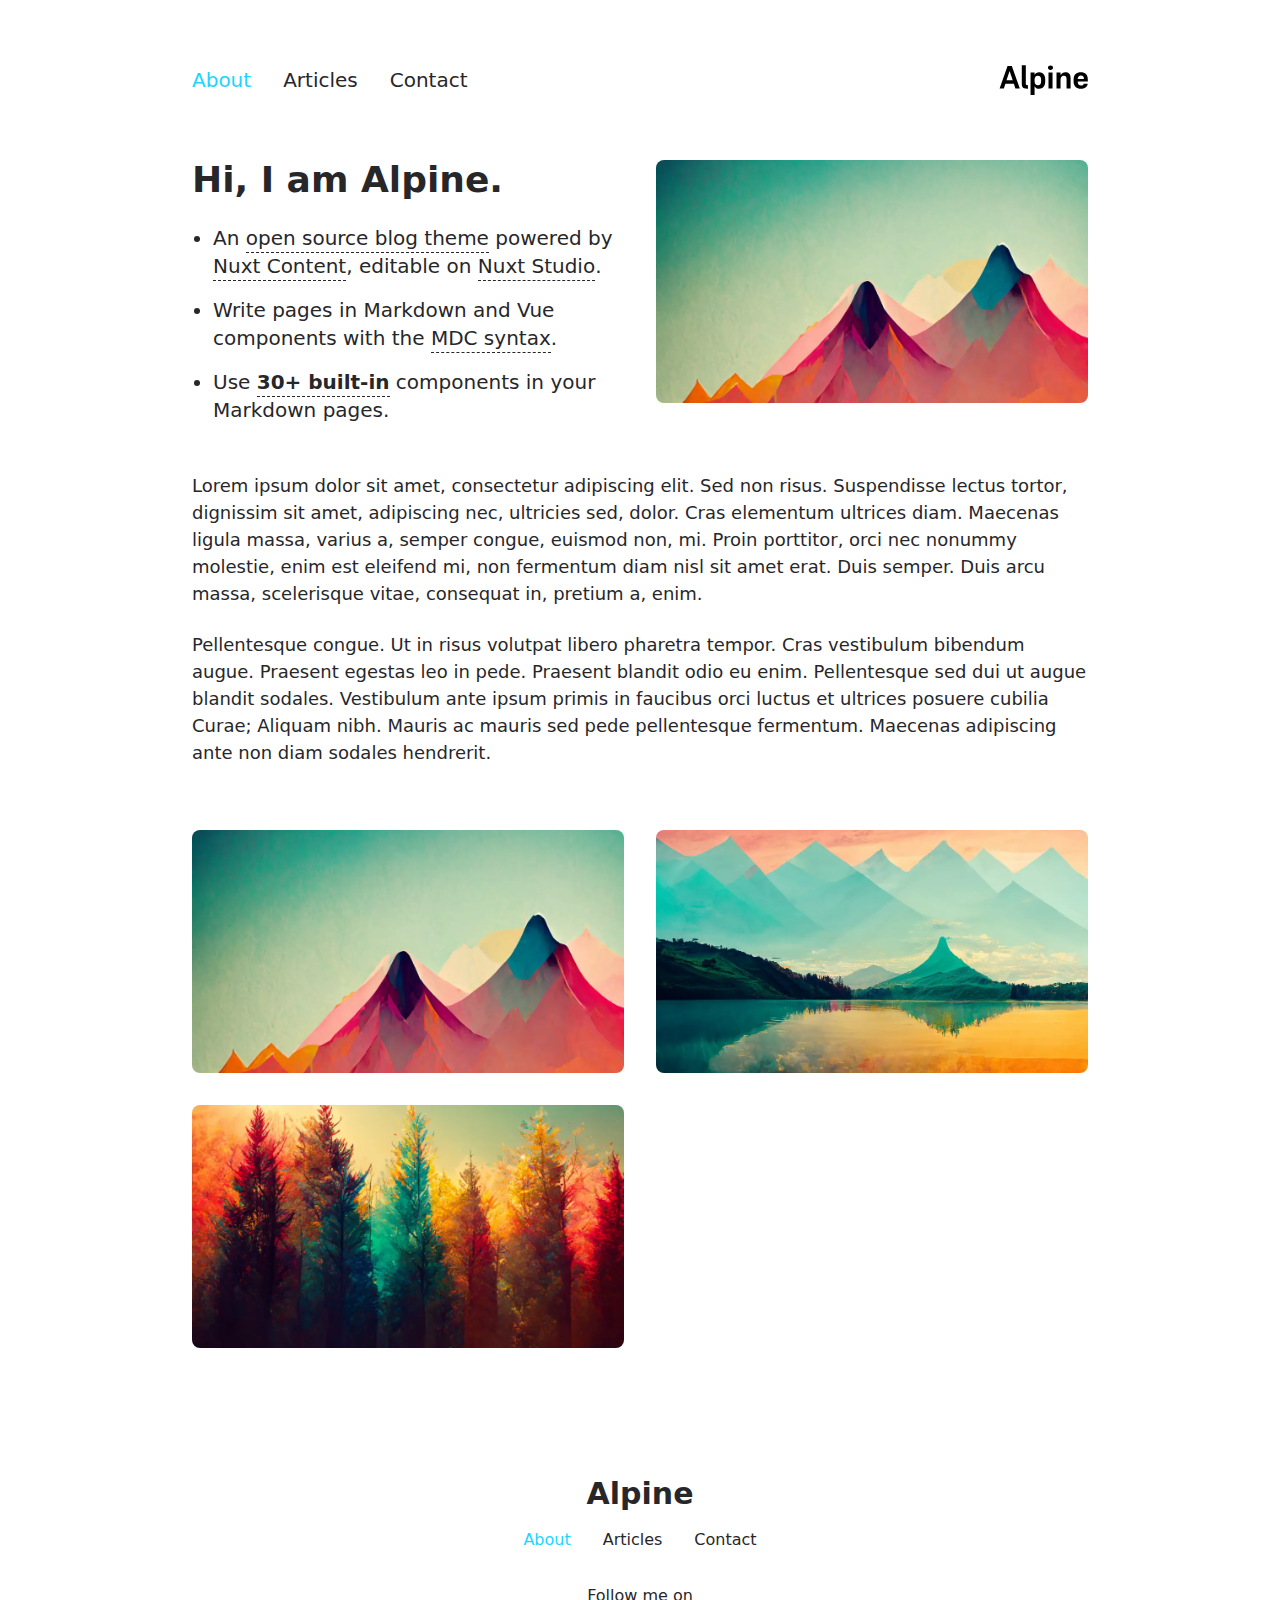
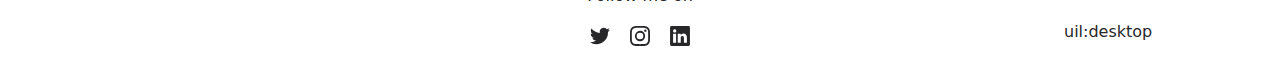
<file: index.html>
<!DOCTYPE html><html lang="en"><head><meta charset="utf-8">
<meta name="viewport" content="width=device-width, initial-scale=1">
<title>Alpine</title>
<meta name="twitter:card" content="summary_large_image">
<meta property="og:image" content="/social-card-preview.png">
<meta property="og:image:width" content="400">
<meta property="og:image:height" content="300">
<meta property="og:image:alt" content="An image showcasing my project.">
<meta property="og:title" content="Alpine">
<meta name="description" content="An open source blog theme powered by Nuxt.">
<meta property="og:description" content="An open source blog theme powered by Nuxt.">
<link rel="preload" as="fetch" crossorigin="anonymous" href="/_payload.json">
<link rel="stylesheet" href="/_nuxt/entry.xdudFr-M.css">
<link rel="stylesheet" href="/_nuxt/DocumentDrivenNotFound.yJa1Kukl.css">
<link rel="stylesheet" href="/_nuxt/Hero.4USAL0UP.css">
<link rel="stylesheet" href="/_nuxt/ProseUl.DjU0llxY.css">
<link rel="stylesheet" href="/_nuxt/ProseLi.o_a4G4lQ.css">
<link rel="stylesheet" href="/_nuxt/ProseA.Pmk7nWoU.css">
<link rel="stylesheet" href="/_nuxt/ProseStrong.ThIDCA-m.css">
<link rel="stylesheet" href="/_nuxt/ProseP.8KV9OGMk.css">
<link rel="stylesheet" href="/_nuxt/Gallery.qFBkPQqE.css">
<link rel="modulepreload" as="script" crossorigin href="/_nuxt/entry.kBYej6TZ.js">
<link rel="modulepreload" as="script" crossorigin href="/_nuxt/NuxtImg.rYj4hG67.js">
<link rel="modulepreload" as="script" crossorigin href="/_nuxt/document-driven.ajXl42ec.js">
<link rel="modulepreload" as="script" crossorigin href="/_nuxt/DocumentDrivenEmpty.4U1C0Hdi.js">
<link rel="modulepreload" as="script" crossorigin href="/_nuxt/ContentRenderer.gZ6eyxDk.js">
<link rel="modulepreload" as="script" crossorigin href="/_nuxt/ContentRendererMarkdown.vue.Wnk-XvIH.js">
<link rel="modulepreload" as="script" crossorigin href="/_nuxt/DocumentDrivenNotFound.E39XyPko.js">
<link rel="modulepreload" as="script" crossorigin href="/_nuxt/default.Aa0lKSs8.js">
<link rel="modulepreload" as="script" crossorigin href="/_nuxt/ContentRendererMarkdown.NcICwNFv.js">
<link rel="modulepreload" as="script" crossorigin href="/_nuxt/Hero.xV32GoYb.js">
<link rel="modulepreload" as="script" crossorigin href="/_nuxt/MDCSlot.eyt0tJov.js">
<link rel="modulepreload" as="script" crossorigin href="/_nuxt/slot.lSmqx94K.js">
<link rel="modulepreload" as="script" crossorigin href="/_nuxt/ProseUl.l1rwWvEP.js">
<link rel="modulepreload" as="script" crossorigin href="/_nuxt/ProseLi.qX2RpkVb.js">
<link rel="modulepreload" as="script" crossorigin href="/_nuxt/ProseA.-u-8ik08.js">
<link rel="modulepreload" as="script" crossorigin href="/_nuxt/ProseStrong._duIOb1E.js">
<link rel="modulepreload" as="script" crossorigin href="/_nuxt/ProseP.Ez2MEDJx.js">
<link rel="modulepreload" as="script" crossorigin href="/_nuxt/Gallery.Y4UFDzd7.js">
<link rel="prefetch" as="style" href="/_nuxt/article.nQA0MVNo.css">
<link rel="prefetch" as="script" crossorigin href="/_nuxt/article.dt3IHeo3.js">
<link rel="prefetch" as="script" crossorigin href="/_nuxt/date.3uOv5BcS.js">
<link rel="prefetch" as="script" crossorigin href="/_nuxt/page._Ab13uZA.js">
<link rel="prefetch" as="script" crossorigin href="/_nuxt/client-db.p6xgNh2E.js">
<link rel="prefetch" as="style" href="/_nuxt/useStudio.5vfyueRC.css">
<link rel="prefetch" as="script" crossorigin href="/_nuxt/useStudio.u3G0uny8.js">
<link rel="prefetch" as="style" href="/_nuxt/error-404._LjjY-y0.css">
<link rel="prefetch" as="script" crossorigin href="/_nuxt/error-404.3jm6MtEr.js">
<link rel="prefetch" as="style" href="/_nuxt/error-500.Ke0_YfD7.css">
<link rel="prefetch" as="script" crossorigin href="/_nuxt/error-500.htj3ta3a.js">
<script type="module" src="/_nuxt/entry.kBYej6TZ.js" crossorigin></script><style id="pinceau-runtime-hydratable">@media{.phy[--]{--puid:VTCFYW-v;}.pv-GtBY6B{max-width:var(--elements-container-maxWidth);padding-left:var(--elements-container-padding-mobile);padding-right:var(--elements-container-padding-mobile);}@media (min-width: 475px){.pv-GtBY6B{padding-left:var(--elements-container-padding-xs);padding-right:var(--elements-container-padding-xs);}}@media (min-width: 640px){.pv-GtBY6B{padding-left:var(--elements-container-padding-sm);padding-right:var(--elements-container-padding-sm);}}@media (min-width: 768px){.pv-GtBY6B{padding-left:var(--elements-container-padding-md);padding-right:var(--elements-container-padding-md);}}} @media{.phy[--]{--puid:PE9g5i-c;}.pc-PE9g5i[data-v-9410286b]{---6-li-cols:2;}} </style><style id="pinceau-theme">@media { :root {--pinceau-mq: initial; --alpine-readableLine: 68ch;--alpine-backdrop-backgroundColor: #f4f4f5b3;--prose-code-inline-padding: 0.2rem 0.375rem 0.2rem 0.375rem;--prose-code-block-backdropFilter: contrast(1);--prose-code-block-border-style: solid;--prose-code-block-border-width: 1px;--prose-tbody-tr-borderBottom-style: dashed;--prose-tbody-tr-borderBottom-width: 1px;--prose-th-textAlign: inherit;--prose-thead-borderBottom-style: solid;--prose-thead-borderBottom-width: 1px;--prose-thead-border-style: solid;--prose-thead-border-width: 0px;--prose-table-textAlign: start;--prose-hr-width: 1px;--prose-hr-style: solid;--prose-li-listStylePosition: outside;--prose-ol-li-markerColor: currentColor;--prose-ol-paddingInlineStart: 21px;--prose-ol-listStyleType: decimal;--prose-ul-li-markerColor: currentColor;--prose-ul-paddingInlineStart: 21px;--prose-ul-listStyleType: disc;--prose-blockquote-border-style: solid;--prose-blockquote-border-width: 4px;--prose-blockquote-quotes: '201C' '201D' '2018' '2019';--prose-blockquote-paddingInlineStart: 24px;--prose-a-code-color-hover: currentColor;--prose-a-code-color-static: currentColor;--prose-a-hasCode-borderBottom: none;--prose-a-border-distance: 2px;--prose-a-border-color-hover: currentColor;--prose-a-border-color-static: currentColor;--prose-a-border-style-hover: solid;--prose-a-border-style-static: dashed;--prose-a-border-width: 1px;--prose-a-color-static: inherit;--prose-a-textDecoration: none;--prose-h6-margin: 3rem 0 2rem;--prose-h5-margin: 3rem 0 2rem;--prose-h4-margin: 3rem 0 2rem;--prose-h3-margin: 3rem 0 2rem;--prose-h2-margin: 3rem 0 2rem;--prose-h1-margin: 0 0 2rem;--prose-p-fontSize: 18px;--typography-lead-loose: 2;--typography-lead-relaxed: 1.625;--typography-lead-normal: 1.5;--typography-lead-snug: 1.375;--typography-lead-tight: 1.25;--typography-lead-none: 1;--typography-lead-10: 2.5rem;--typography-lead-9: 2.25rem;--typography-lead-8: 2rem;--typography-lead-7: 1.75rem;--typography-lead-6: 1.5rem;--typography-lead-5: 1.25rem;--typography-lead-4: 1rem;--typography-lead-3: .75rem;--typography-lead-2: .5rem;--typography-lead-1: .025rem;--typography-fontWeight-black: 900;--typography-fontWeight-extrabold: 800;--typography-fontWeight-bold: 700;--typography-fontWeight-semibold: 600;--typography-fontWeight-medium: 500;--typography-fontWeight-normal: 400;--typography-fontWeight-light: 300;--typography-fontWeight-extralight: 200;--typography-fontWeight-thin: 100;--typography-fontSize-9xl: 128px;--typography-fontSize-8xl: 96px;--typography-fontSize-7xl: 72px;--typography-fontSize-6xl: 60px;--typography-fontSize-5xl: 48px;--typography-fontSize-4xl: 36px;--typography-fontSize-3xl: 30px;--typography-fontSize-2xl: 24px;--typography-fontSize-xl: 20px;--typography-fontSize-lg: 18px;--typography-fontSize-base: 16px;--typography-fontSize-sm: 14px;--typography-fontSize-xs: 12px;--typography-letterSpacing-wide: 0.025em;--typography-letterSpacing-tight: -0.025em;--typography-verticalMargin-base: 24px;--typography-verticalMargin-sm: 16px;--elements-border-secondary-hover: [object Object];--elements-backdrop-background: #fffc;--elements-backdrop-filter: saturate(200%) blur(20px);--elements-container-maxWidth: 64rem;--lead-loose: 2;--lead-relaxed: 1.625;--lead-normal: 1.5;--lead-snug: 1.375;--lead-tight: 1.25;--lead-none: 1;--lead-10: 2.5rem;--lead-9: 2.25rem;--lead-8: 2rem;--lead-7: 1.75rem;--lead-6: 1.5rem;--lead-5: 1.25rem;--lead-4: 1rem;--lead-3: .75rem;--lead-2: .5rem;--lead-1: .025rem;--letterSpacing-widest: 0.1em;--letterSpacing-wider: 0.05em;--letterSpacing-wide: 0.025em;--letterSpacing-normal: 0em;--letterSpacing-tight: -0.025em;--letterSpacing-tighter: -0.05em;--fontSize-9xl: 8rem;--fontSize-8xl: 6rem;--fontSize-7xl: 4.5rem;--fontSize-6xl: 3.75rem;--fontSize-5xl: 3rem;--fontSize-4xl: 2.25rem;--fontSize-3xl: 1.875rem;--fontSize-2xl: 1.5rem;--fontSize-xl: 1.25rem;--fontSize-lg: 1.125rem;--fontSize-base: 1rem;--fontSize-sm: 0.875rem;--fontSize-xs: 0.75rem;--fontWeight-black: 900;--fontWeight-extrabold: 800;--fontWeight-bold: 700;--fontWeight-semibold: 600;--fontWeight-medium: 500;--fontWeight-normal: 400;--fontWeight-light: 300;--fontWeight-extralight: 200;--fontWeight-thin: 100;--font-mono: ui-monospace, SFMono-Regular, Menlo, Monaco, Consolas, Liberation Mono, Courier New, monospace;--font-serif: ui-serif, Georgia, Cambria, Times New Roman, Times, serif;--font-sans: ui-sans-serif, system-ui, -apple-system, BlinkMacSystemFont, Segoe UI, Roboto, Helvetica Neue, Arial, Noto Sans, sans-serif, Apple Color Emoji, Segoe UI Emoji, Segoe UI Symbol, Noto Color Emoji;--opacity-total: 1;--opacity-high: 0.8;--opacity-medium: 0.5;--opacity-soft: 0.3;--opacity-light: 0.15;--opacity-bright: 0.1;--opacity-noOpacity: 0;--borderWidth-lg: 3px;--borderWidth-md: 2px;--borderWidth-sm: 1px;--borderWidth-noBorder: 0;--space-rem-875: 0.875rem;--space-rem-625: 0.625rem;--space-rem-375: 0.375rem;--space-rem-125: 0.125rem;--space-px: 1px;--space-128: 32rem;--space-96: 24rem;--space-80: 20rem;--space-72: 18rem;--space-64: 16rem;--space-60: 15rem;--space-56: 14rem;--space-52: 13rem;--space-48: 12rem;--space-44: 11rem;--space-40: 10rem;--space-36: 9rem;--space-32: 8rem;--space-28: 7rem;--space-24: 6rem;--space-20: 5rem;--space-16: 4rem;--space-14: 3.5rem;--space-12: 3rem;--space-11: 2.75rem;--space-10: 2.5rem;--space-9: 2.25rem;--space-8: 2rem;--space-7: 1.75rem;--space-6: 1.5rem;--space-5: 1.25rem;--space-4: 1rem;--space-3: 0.75rem;--space-2: 0.5rem;--space-1: 0.25rem;--space-0: 0px;--size-full: 100%;--size-7xl: 80rem;--size-6xl: 72rem;--size-5xl: 64rem;--size-4xl: 56rem;--size-3xl: 48rem;--size-2xl: 42rem;--size-xl: 36rem;--size-lg: 32rem;--size-md: 28rem;--size-sm: 24rem;--size-xs: 20rem;--size-200: 200px;--size-104: 104px;--size-80: 80px;--size-64: 64px;--size-56: 56px;--size-48: 48px;--size-40: 40px;--size-32: 32px;--size-24: 24px;--size-20: 20px;--size-16: 16px;--size-12: 12px;--size-8: 8px;--size-6: 6px;--size-4: 4px;--size-2: 2px;--size-0: 0px;--radii-full: 9999px;--radii-3xl: 1.75rem;--radii-2xl: 1.5rem;--radii-xl: 1rem;--radii-lg: 0.75rem;--radii-md: 0.5rem;--radii-sm: 0.375rem;--radii-xs: 0.25rem;--radii-2xs: 0.125rem;--radii-none: 0px;--shadow-none: 0px 0px 0px 0px transparent;--shadow-lg: 0px 10px 15px -3px #000000, 0px 4px 6px -4px #000000;--shadow-md: 0px 4px 6px -1px #000000, 0px 2px 4px -2px #000000;--shadow-sm: 0px 1px 3px 0px #000000, 0px 1px 2px -1px #000000;--shadow-xs: 0px 1px 2px 0px #000000;--height-screen: 100vh;--width-screen: 100vw;--color-primary-900: #002e38;--color-primary-800: #005c70;--color-primary-700: #008aa9;--color-primary-600: #00b9e1;--color-primary-500: #1ad6ff;--color-primary-400: #40ddff;--color-primary-300: #66e4ff;--color-primary-200: #8deaff;--color-primary-100: #b3f1ff;--color-primary-50: #d9f8ff;--color-ruby-900: #380011;--color-ruby-800: #700021;--color-ruby-700: #a90032;--color-ruby-600: #e10043;--color-ruby-500: #ff1a5e;--color-ruby-400: #ff4079;--color-ruby-300: #ff6694;--color-ruby-200: #ff8dae;--color-ruby-100: #ffb3c9;--color-ruby-50: #ffd9e4;--color-pink-900: #380025;--color-pink-800: #70004b;--color-pink-700: #a90070;--color-pink-600: #e10095;--color-pink-500: #ff1ab2;--color-pink-400: #ff40bf;--color-pink-300: #ff66cc;--color-pink-200: #ff8dd8;--color-pink-100: #ffb3e5;--color-pink-50: #ffd9f2;--color-purple-900: #190038;--color-purple-800: #330070;--color-purple-700: #4c00a9;--color-purple-600: #6500e1;--color-purple-500: #811aff;--color-purple-400: #9640ff;--color-purple-300: #ab66ff;--color-purple-200: #c08dff;--color-purple-100: #d5b3ff;--color-purple-50: #ead9ff;--color-royalblue-900: #0b0531;--color-royalblue-800: #160a62;--color-royalblue-700: #211093;--color-royalblue-600: #2c15c4;--color-royalblue-500: #4127e8;--color-royalblue-400: #614bec;--color-royalblue-300: #806ff0;--color-royalblue-200: #a093f3;--color-royalblue-100: #c0b7f7;--color-royalblue-50: #dfdbfb;--color-indigoblue-900: #001238;--color-indigoblue-800: #002370;--color-indigoblue-700: #0035a9;--color-indigoblue-600: #0047e1;--color-indigoblue-500: #1a62ff;--color-indigoblue-400: #407cff;--color-indigoblue-300: #6696ff;--color-indigoblue-200: #8db0ff;--color-indigoblue-100: #b3cbff;--color-indigoblue-50: #d9e5ff;--color-blue-900: #002438;--color-blue-800: #004870;--color-blue-700: #006ca9;--color-blue-600: #0090e1;--color-blue-500: #1aadff;--color-blue-400: #40bbff;--color-blue-300: #66c8ff;--color-blue-200: #8dd6ff;--color-blue-100: #b3e4ff;--color-blue-50: #d9f1ff;--color-lightblue-900: #002e38;--color-lightblue-800: #005c70;--color-lightblue-700: #008aa9;--color-lightblue-600: #00b9e1;--color-lightblue-500: #1ad6ff;--color-lightblue-400: #40ddff;--color-lightblue-300: #66e4ff;--color-lightblue-200: #8deaff;--color-lightblue-100: #b3f1ff;--color-lightblue-50: #d9f8ff;--color-teal-900: #062a28;--color-teal-800: #0b544f;--color-teal-700: #117d77;--color-teal-600: #16a79e;--color-teal-500: #1cd1c6;--color-teal-400: #36e4da;--color-teal-300: #5fe9e1;--color-teal-200: #87efe9;--color-teal-100: #aff4f0;--color-teal-50: #d7faf8;--color-pear-900: #2a2b09;--color-pear-800: #545512;--color-pear-700: #7e801b;--color-pear-600: #a8aa24;--color-pear-500: #d0d32f;--color-pear-400: #d8da52;--color-pear-300: #e0e274;--color-pear-200: #e8e997;--color-pear-100: #eff0ba;--color-pear-50: #f7f8dc;--color-red-900: #380300;--color-red-800: #700700;--color-red-700: #a90a00;--color-red-600: #e10e00;--color-red-500: #ff281a;--color-red-400: #ff4c40;--color-red-300: #ff7066;--color-red-200: #ff948d;--color-red-100: #ffb7b3;--color-red-50: #ffdbd9;--color-orange-900: #381800;--color-orange-800: #702f00;--color-orange-700: #a94700;--color-orange-600: #e15e00;--color-orange-500: #ff7a1a;--color-orange-400: #ff9040;--color-orange-300: #ffa666;--color-orange-200: #ffbd8d;--color-orange-100: #ffd3b3;--color-orange-50: #ffe9d9;--color-yellow-900: #362b03;--color-yellow-800: #6d5605;--color-yellow-700: #a38108;--color-yellow-600: #daac0a;--color-yellow-500: #f5c828;--color-yellow-400: #f7d14c;--color-yellow-300: #f8da70;--color-yellow-200: #fae393;--color-yellow-100: #fcedb7;--color-yellow-50: #fdf6db;--color-green-900: #003f25;--color-green-800: #005e38;--color-green-700: #007e4a;--color-green-600: #009d5d;--color-green-500: #00bd6f;--color-green-400: #00dc82;--color-green-300: #30ffaa;--color-green-200: #83ffcc;--color-green-100: #acffdd;--color-green-50: #d6ffee;--color-gray-900: #18181B;--color-gray-800: #27272A;--color-gray-700: #3f3f46;--color-gray-600: #52525B;--color-gray-500: #71717A;--color-gray-400: #a1a1aa;--color-gray-300: #D4d4d8;--color-gray-200: #e4e4e7;--color-gray-100: #f4f4f5;--color-gray-50: #fafafa;--color-black: #0c0c0d;--color-white: #FFFFFF;--media-portrait: only screen and (orientation: portrait);--media-landscape: only screen and (orientation: landscape);--media-rm: (prefers-reduced-motion: reduce);--media-2xl: (min-width: 1536px);--media-xl: (min-width: 1280px);--media-lg: (min-width: 1024px);--media-md: (min-width: 768px);--media-sm: (min-width: 640px);--media-xs: (min-width: 475px);--alpine-body-color: var(--color-gray-800);--alpine-body-backgroundColor: var(--color-white);--prose-code-inline-fontWeight: var(--typography-fontWeight-normal);--prose-code-inline-fontSize: var(--typography-fontSize-sm);--prose-code-inline-borderRadius: var(--radii-xs);--prose-code-block-pre-padding: var(--typography-verticalMargin-sm);--prose-code-block-margin: var(--typography-verticalMargin-base) 0;--prose-code-block-fontSize: var(--typography-fontSize-sm);--prose-tbody-code-inline-fontSize: var(--typography-fontSize-sm);--prose-tbody-td-padding: var(--typography-verticalMargin-sm);--prose-th-fontWeight: var(--typography-fontWeight-semibold);--prose-th-padding: 0 var(--typography-verticalMargin-sm) var(--typography-verticalMargin-sm) var(--typography-verticalMargin-sm);--prose-table-lineHeight: var(--typography-lead-6);--prose-table-fontSize: var(--typography-fontSize-sm);--prose-table-margin: var(--typography-verticalMargin-base) 0;--prose-hr-margin: var(--typography-verticalMargin-base) 0;--prose-li-margin: var(--typography-verticalMargin-sm) 0;--prose-ol-margin: var(--typography-verticalMargin-base) 0;--prose-ul-margin: var(--typography-verticalMargin-base) 0;--prose-blockquote-margin: var(--typography-verticalMargin-base) 0;--prose-a-code-border-style: var(--prose-a-border-style-static);--prose-a-code-border-width: var(--prose-a-border-width);--prose-a-fontWeight: var(--typography-fontWeight-medium);--prose-img-margin: var(--typography-verticalMargin-base) 0;--prose-strong-fontWeight: var(--typography-fontWeight-semibold);--prose-h6-iconSize: var(--typography-fontSize-base);--prose-h6-fontWeight: var(--typography-fontWeight-semibold);--prose-h6-lineHeight: var(--typography-lead-normal);--prose-h6-fontSize: var(--typography-fontSize-lg);--prose-h5-iconSize: var(--typography-fontSize-lg);--prose-h5-fontWeight: var(--typography-fontWeight-semibold);--prose-h5-lineHeight: var(--typography-lead-snug);--prose-h5-fontSize: var(--typography-fontSize-xl);--prose-h4-iconSize: var(--typography-fontSize-lg);--prose-h4-letterSpacing: var(--typography-letterSpacing-tight);--prose-h4-fontWeight: var(--typography-fontWeight-semibold);--prose-h4-lineHeight: var(--typography-lead-snug);--prose-h4-fontSize: var(--typography-fontSize-2xl);--prose-h3-iconSize: var(--typography-fontSize-xl);--prose-h3-letterSpacing: var(--typography-letterSpacing-tight);--prose-h3-fontWeight: var(--typography-fontWeight-semibold);--prose-h3-lineHeight: var(--typography-lead-snug);--prose-h3-fontSize: var(--typography-fontSize-3xl);--prose-h2-iconSize: var(--typography-fontSize-2xl);--prose-h2-letterSpacing: var(--typography-letterSpacing-tight);--prose-h2-fontWeight: var(--typography-fontWeight-semibold);--prose-h2-lineHeight: var(--typography-lead-tight);--prose-h2-fontSize: var(--typography-fontSize-4xl);--prose-h1-iconSize: var(--typography-fontSize-3xl);--prose-h1-letterSpacing: var(--typography-letterSpacing-tight);--prose-h1-fontWeight: var(--typography-fontWeight-bold);--prose-h1-lineHeight: var(--typography-lead-tight);--prose-h1-fontSize: var(--typography-fontSize-5xl);--prose-p-br-margin: var(--typography-verticalMargin-base) 0 0 0;--prose-p-margin: var(--typography-verticalMargin-base) 0;--prose-p-lineHeight: var(--typography-lead-normal);--typography-color-primary-900: var(--color-primary-900);--typography-color-primary-800: var(--color-primary-800);--typography-color-primary-700: var(--color-primary-700);--typography-color-primary-600: var(--color-primary-600);--typography-color-primary-500: var(--color-primary-500);--typography-color-primary-400: var(--color-primary-400);--typography-color-primary-300: var(--color-primary-300);--typography-color-primary-200: var(--color-primary-200);--typography-color-primary-100: var(--color-primary-100);--typography-color-primary-50: var(--color-primary-50);--typography-font-code: var(--font-mono);--typography-font-body: var(--font-sans);--typography-font-display: var(--font-sans);--typography-body-backgroundColor: var(--color-white);--typography-body-color: var(--color-black);--elements-state-danger-borderColor-secondary: var(--color-red-200);--elements-state-danger-borderColor-primary: var(--color-red-100);--elements-state-danger-backgroundColor-secondary: var(--color-red-100);--elements-state-danger-backgroundColor-primary: var(--color-red-50);--elements-state-danger-color-secondary: var(--color-red-600);--elements-state-danger-color-primary: var(--color-red-500);--elements-state-warning-borderColor-secondary: var(--color-yellow-200);--elements-state-warning-borderColor-primary: var(--color-yellow-100);--elements-state-warning-backgroundColor-secondary: var(--color-yellow-100);--elements-state-warning-backgroundColor-primary: var(--color-yellow-50);--elements-state-warning-color-secondary: var(--color-yellow-700);--elements-state-warning-color-primary: var(--color-yellow-600);--elements-state-success-borderColor-secondary: var(--color-green-200);--elements-state-success-borderColor-primary: var(--color-green-100);--elements-state-success-backgroundColor-secondary: var(--color-green-100);--elements-state-success-backgroundColor-primary: var(--color-green-50);--elements-state-success-color-secondary: var(--color-green-600);--elements-state-success-color-primary: var(--color-green-500);--elements-state-info-borderColor-secondary: var(--color-blue-200);--elements-state-info-borderColor-primary: var(--color-blue-100);--elements-state-info-backgroundColor-secondary: var(--color-blue-100);--elements-state-info-backgroundColor-primary: var(--color-blue-50);--elements-state-info-color-secondary: var(--color-blue-600);--elements-state-info-color-primary: var(--color-blue-500);--elements-state-primary-borderColor-secondary: var(--color-primary-200);--elements-state-primary-borderColor-primary: var(--color-primary-100);--elements-state-primary-backgroundColor-secondary: var(--color-primary-100);--elements-state-primary-backgroundColor-primary: var(--color-primary-50);--elements-state-primary-color-secondary: var(--color-primary-700);--elements-state-primary-color-primary: var(--color-primary-600);--elements-surface-secondary-backgroundColor: var(--color-gray-200);--elements-surface-primary-backgroundColor: var(--color-gray-100);--elements-surface-background-base: var(--color-gray-100);--elements-border-secondary-static: var(--color-gray-200);--elements-border-primary-hover: var(--color-gray-200);--elements-border-primary-static: var(--color-gray-100);--elements-container-padding-md: var(--space-16);--elements-container-padding-sm: var(--space-12);--elements-container-padding-xs: var(--space-8);--elements-container-padding-mobile: var(--space-6);--elements-text-secondary-color-hover: var(--color-gray-700);--elements-text-secondary-color-static: var(--color-gray-500);--elements-text-primary-color-static: var(--color-gray-900);--text-6xl-lineHeight: var(--lead-none);--text-6xl-fontSize: var(--fontSize-6xl);--text-5xl-lineHeight: var(--lead-none);--text-5xl-fontSize: var(--fontSize-5xl);--text-4xl-lineHeight: var(--lead-10);--text-4xl-fontSize: var(--fontSize-4xl);--text-3xl-lineHeight: var(--lead-9);--text-3xl-fontSize: var(--fontSize-3xl);--text-2xl-lineHeight: var(--lead-8);--text-2xl-fontSize: var(--fontSize-2xl);--text-xl-lineHeight: var(--lead-7);--text-xl-fontSize: var(--fontSize-xl);--text-lg-lineHeight: var(--lead-7);--text-lg-fontSize: var(--fontSize-lg);--text-base-lineHeight: var(--lead-6);--text-base-fontSize: var(--fontSize-base);--text-sm-lineHeight: var(--lead-5);--text-sm-fontSize: var(--fontSize-sm);--text-xs-lineHeight: var(--lead-4);--text-xs-fontSize: var(--fontSize-xs);--shadow-2xl: 0px 25px 50px -12px var(--color-gray-900);--shadow-xl: 0px 20px 25px -5px var(--color-gray-400), 0px 8px 10px -6px #000000;--color-secondary-900: var(--color-gray-900);--color-secondary-800: var(--color-gray-800);--color-secondary-700: var(--color-gray-700);--color-secondary-600: var(--color-gray-600);--color-secondary-500: var(--color-gray-500);--color-secondary-400: var(--color-gray-400);--color-secondary-300: var(--color-gray-300);--color-secondary-200: var(--color-gray-200);--color-secondary-100: var(--color-gray-100);--color-secondary-50: var(--color-gray-50);--prose-a-code-background-hover: var(--typography-color-primary-50);--prose-a-code-border-color-hover: var(--typography-color-primary-500);--prose-a-color-hover: var(--typography-color-primary-500);--typography-color-secondary-900: var(--color-secondary-900);--typography-color-secondary-800: var(--color-secondary-800);--typography-color-secondary-700: var(--color-secondary-700);--typography-color-secondary-600: var(--color-secondary-600);--typography-color-secondary-500: var(--color-secondary-500);--typography-color-secondary-400: var(--color-secondary-400);--typography-color-secondary-300: var(--color-secondary-300);--typography-color-secondary-200: var(--color-secondary-200);--typography-color-secondary-100: var(--color-secondary-100);--typography-color-secondary-50: var(--color-secondary-50);--prose-code-inline-backgroundColor: var(--typography-color-secondary-100);--prose-code-inline-color: var(--typography-color-secondary-700);--prose-code-block-backgroundColor: var(--typography-color-secondary-100);--prose-code-block-color: var(--typography-color-secondary-700);--prose-code-block-border-color: var(--typography-color-secondary-200);--prose-tbody-tr-borderBottom-color: var(--typography-color-secondary-200);--prose-th-color: var(--typography-color-secondary-600);--prose-thead-borderBottom-color: var(--typography-color-secondary-200);--prose-thead-border-color: var(--typography-color-secondary-300);--prose-hr-color: var(--typography-color-secondary-200);--prose-blockquote-border-color: var(--typography-color-secondary-200);--prose-blockquote-color: var(--typography-color-secondary-500);--prose-a-code-border-color-static: var(--typography-color-secondary-400); } }@media { :root.dark {--pinceau-mq: dark; --alpine-backdrop-backgroundColor: #18181bb3;--prose-code-block-backdropFilter: contrast(1);--prose-ol-li-markerColor: currentColor;--prose-ul-li-markerColor: currentColor;--prose-a-code-color-hover: currentColor;--prose-a-code-color-static: currentColor;--prose-a-border-color-hover: currentColor;--prose-a-border-color-static: currentColor;--prose-a-color-static: inherit;--elements-backdrop-background: #0c0d0ccc;--alpine-body-color: var(--color-gray-200);--alpine-body-backgroundColor: var(--color-black);--typography-body-backgroundColor: var(--color-black);--typography-body-color: var(--color-white);--elements-state-danger-borderColor-secondary: var(--color-red-700);--elements-state-danger-borderColor-primary: var(--color-red-800);--elements-state-danger-backgroundColor-secondary: var(--color-red-800);--elements-state-danger-backgroundColor-primary: var(--color-red-900);--elements-state-danger-color-secondary: var(--color-red-200);--elements-state-danger-color-primary: var(--color-red-300);--elements-state-warning-borderColor-secondary: var(--color-yellow-700);--elements-state-warning-borderColor-primary: var(--color-yellow-800);--elements-state-warning-backgroundColor-secondary: var(--color-yellow-800);--elements-state-warning-backgroundColor-primary: var(--color-yellow-900);--elements-state-warning-color-secondary: var(--color-yellow-200);--elements-state-warning-color-primary: var(--color-yellow-400);--elements-state-success-borderColor-secondary: var(--color-green-700);--elements-state-success-borderColor-primary: var(--color-green-800);--elements-state-success-backgroundColor-secondary: var(--color-green-800);--elements-state-success-backgroundColor-primary: var(--color-green-900);--elements-state-success-color-secondary: var(--color-green-200);--elements-state-success-color-primary: var(--color-green-400);--elements-state-info-borderColor-secondary: var(--color-blue-700);--elements-state-info-borderColor-primary: var(--color-blue-800);--elements-state-info-backgroundColor-secondary: var(--color-blue-800);--elements-state-info-backgroundColor-primary: var(--color-blue-900);--elements-state-info-color-secondary: var(--color-blue-200);--elements-state-info-color-primary: var(--color-blue-400);--elements-state-primary-borderColor-secondary: var(--color-primary-700);--elements-state-primary-borderColor-primary: var(--color-primary-800);--elements-state-primary-backgroundColor-secondary: var(--color-primary-800);--elements-state-primary-backgroundColor-primary: var(--color-primary-900);--elements-state-primary-color-secondary: var(--color-primary-200);--elements-state-primary-color-primary: var(--color-primary-400);--elements-surface-secondary-backgroundColor: var(--color-gray-800);--elements-surface-primary-backgroundColor: var(--color-gray-900);--elements-surface-background-base: var(--color-gray-900);--elements-border-secondary-static: var(--color-gray-800);--elements-border-primary-hover: var(--color-gray-800);--elements-border-primary-static: var(--color-gray-900);--elements-text-secondary-color-hover: var(--color-gray-200);--elements-text-secondary-color-static: var(--color-gray-400);--elements-text-primary-color-static: var(--color-gray-50);--prose-a-code-background-hover: var(--typography-color-primary-900);--prose-a-code-border-color-hover: var(--typography-color-primary-600);--prose-a-color-hover: var(--typography-color-primary-400);--prose-code-inline-backgroundColor: var(--typography-color-secondary-800);--prose-code-inline-color: var(--typography-color-secondary-200);--prose-code-block-backgroundColor: var(--typography-color-secondary-900);--prose-code-block-color: var(--typography-color-secondary-200);--prose-code-block-border-color: var(--typography-color-secondary-800);--prose-tbody-tr-borderBottom-color: var(--typography-color-secondary-800);--prose-th-color: var(--typography-color-secondary-400);--prose-thead-borderBottom-color: var(--typography-color-secondary-800);--prose-thead-border-color: var(--typography-color-secondary-600);--prose-hr-color: var(--typography-color-secondary-800);--prose-blockquote-border-color: var(--typography-color-secondary-700);--prose-blockquote-color: var(--typography-color-secondary-400);--prose-a-code-border-color-static: var(--typography-color-secondary-600); } }</style><script>"use strict";(()=>{const a=window,e=document.documentElement,m=["dark","light"],c=window&&window.localStorage&&window.localStorage.getItem&&window.localStorage.getItem("nuxt-color-mode")||"system";let n=c==="system"?d():c;const l=e.getAttribute("data-color-mode-forced");l&&(n=l),i(n),a["__NUXT_COLOR_MODE__"]={preference:c,value:n,getColorScheme:d,addColorScheme:i,removeColorScheme:f};function i(o){const t=""+o+"",s="";e.classList?e.classList.add(t):e.className+=" "+t,s&&e.setAttribute("data-"+s,o)}function f(o){const t=""+o+"",s="";e.classList?e.classList.remove(t):e.className=e.className.replace(new RegExp(t,"g"),""),s&&e.removeAttribute("data-"+s)}function r(o){return a.matchMedia("(prefers-color-scheme"+o+")")}function d(){if(a.matchMedia&&r("").media!=="not all"){for(const o of m)if(r(":"+o).matches)return o}return"light"}})();
</script></head><body><div id="__nuxt"><div class="container pv-GtBY6B pc-VTCFYW app-layout" data-v-5fe637ed data-v-65048bf3><!--[--><div class="nuxt-progress" style="width:0%;height:3px;opacity:0;background-size:Infinity% auto;" data-v-5fe637ed></div><header class="right" data-v-5fe637ed data-v-582dfb86><div class="menu" data-v-582dfb86><button aria-label="Navigation Menu" data-v-582dfb86><svg width="24" height="24" viewBox="0 0 68 68" fill="currentColor" xmlns="http://www.w3.org/2000/svg" data-v-582dfb86><path d="M8 34C8 32.1362 8 31.2044 8.30448 30.4693C8.71046 29.4892 9.48915 28.7105 10.4693 28.3045C11.2044 28 12.1362 28 14 28C15.8638 28 16.7956 28 17.5307 28.3045C18.5108 28.7105 19.2895 29.4892 19.6955 30.4693C20 31.2044 20 32.1362 20 34C20 35.8638 20 36.7956 19.6955 37.5307C19.2895 38.5108 18.5108 39.2895 17.5307 39.6955C16.7956 40 15.8638 40 14 40C12.1362 40 11.2044 40 10.4693 39.6955C9.48915 39.2895 8.71046 38.5108 8.30448 37.5307C8 36.7956 8 35.8638 8 34Z" data-v-582dfb86></path><path d="M28 34C28 32.1362 28 31.2044 28.3045 30.4693C28.7105 29.4892 29.4892 28.7105 30.4693 28.3045C31.2044 28 32.1362 28 34 28C35.8638 28 36.7956 28 37.5307 28.3045C38.5108 28.7105 39.2895 29.4892 39.6955 30.4693C40 31.2044 40 32.1362 40 34C40 35.8638 40 36.7956 39.6955 37.5307C39.2895 38.5108 38.5108 39.2895 37.5307 39.6955C36.7956 40 35.8638 40 34 40C32.1362 40 31.2044 40 30.4693 39.6955C29.4892 39.2895 28.7105 38.5108 28.3045 37.5307C28 36.7956 28 35.8638 28 34Z" data-v-582dfb86></path><path d="M48 34C48 32.1362 48 31.2044 48.3045 30.4693C48.7105 29.4892 49.4892 28.7105 50.4693 28.3045C51.2044 28 52.1362 28 54 28C55.8638 28 56.7956 28 57.5307 28.3045C58.5108 28.7105 59.2895 29.4892 59.6955 30.4693C60 31.2044 60 32.1362 60 34C60 35.8638 60 36.7956 59.6955 37.5307C59.2895 38.5108 58.5108 39.2895 57.5307 39.6955C56.7956 40 55.8638 40 54 40C52.1362 40 51.2044 40 50.4693 39.6955C49.4892 39.2895 48.7105 38.5108 48.3045 37.5307C48 36.7956 48 35.8638 48 34Z" data-v-582dfb86></path></svg></button></div><div class="overlay" data-v-582dfb86><nav data-v-582dfb86 data-v-230745d5><ul data-v-230745d5><!--[--><li data-v-230745d5><a aria-current="page" href="/" class="router-link-active router-link-exact-active" data-v-230745d5><span class="underline-fx" data-v-230745d5></span> About</a></li><li data-v-230745d5><a href="/articles" class="" data-v-230745d5><span class="underline-fx" data-v-230745d5></span> Articles</a></li><li data-v-230745d5><a href="/contact" class="" data-v-230745d5><span class="underline-fx" data-v-230745d5></span> Contact</a></li><!--]--></ul></nav></div><div class="logo" data-v-582dfb86><a aria-current="page" href="/" class="router-link-active router-link-exact-active" data-v-582dfb86><img src="/logo-dark.svg" class="dark-img" alt="alpine" width="89" height="31" data-v-582dfb86><img src="/logo.svg" class="light-img" alt="alpine" width="89" height="31" data-v-582dfb86></a></div><div class="main-nav" data-v-582dfb86><nav data-v-582dfb86 data-v-230745d5><ul data-v-230745d5><!--[--><li data-v-230745d5><a aria-current="page" href="/" class="router-link-active router-link-exact-active" data-v-230745d5><span class="underline-fx" data-v-230745d5></span> About</a></li><li data-v-230745d5><a href="/articles" class="" data-v-230745d5><span class="underline-fx" data-v-230745d5></span> Articles</a></li><li data-v-230745d5><a href="/contact" class="" data-v-230745d5><span class="underline-fx" data-v-230745d5></span> Contact</a></li><!--]--></ul></nav></div></header><!--[--><div class="document-driven-page"><main><!--[--><div><section class="hero" data-v-0841403c><div class="layout" data-v-0841403c><div class="content" data-v-0841403c><div class="title" data-v-0841403c><!--[-->Hi, I am Alpine.<!--]--></div><div class="description" data-v-0841403c><!--[--><ul data-v-8b17150b><!--[--><li data-v-2f4dc46b><!--[-->An <a href="https://github.com/nuxt-themes/alpine" rel="nofollow" data-v-a089b9a5><!--[-->open source blog theme<!--]--></a> powered by <a href="https://content.nuxtjs.org" rel="nofollow" data-v-a089b9a5><!--[-->Nuxt Content<!--]--></a>, editable on <a href="https://nuxt.studio" rel="nofollow" data-v-a089b9a5><!--[-->Nuxt Studio<!--]--></a>.<!--]--></li><li data-v-2f4dc46b><!--[-->Write pages in Markdown and Vue components with the <a href="https://content.nuxtjs.org/guide/writing/mdc" rel="nofollow" data-v-a089b9a5><!--[-->MDC syntax<!--]--></a>.<!--]--></li><li data-v-2f4dc46b><!--[-->Use <a href="https://elements.nuxt.space" rel="nofollow" data-v-a089b9a5><!--[--><strong data-v-8a4e1ca8><!--[-->30+ built-in<!--]--></strong><!--]--></a> components in your Markdown pages.<!--]--></li><!--]--></ul><!--]--></div></div><img src="/alpine-0.webp" class="right" alt="Hero Image" width="16" height="9" data-v-0841403c></div></section><p data-v-faad55e0><!--[-->Lorem ipsum dolor sit amet, consectetur adipiscing elit. Sed non risus. Suspendisse lectus tortor, dignissim sit amet, adipiscing nec, ultricies sed, dolor. Cras elementum ultrices diam. Maecenas ligula massa, varius a, semper congue, euismod non, mi. Proin porttitor, orci nec nonummy molestie, enim est eleifend mi, non fermentum diam nisl sit amet erat. Duis semper. Duis arcu massa, scelerisque vitae, consequat in, pretium a, enim.<!--]--></p><p data-v-faad55e0><!--[-->Pellentesque congue. Ut in risus volutpat libero pharetra tempor. Cras vestibulum bibendum augue. Praesent egestas leo in pede. Praesent blandit odio eu enim. Pellentesque sed dui ut augue blandit sodales. Vestibulum ante ipsum primis in faucibus orci luctus et ultrices posuere cubilia Curae; Aliquam nibh. Mauris ac mauris sed pede pellentesque fermentum. Maecenas adipiscing ante non diam sodales hendrerit.<!--]--></p><section class="gallery pc-PE9g5i" data-v-9410286b><div class="layout" data-v-9410286b><!--[--><img src="/alpine-0.webp" width="16" height="9" data-v-9410286b><img src="/alpine-1.webp" width="16" height="9" data-v-9410286b><img src="/alpine-2.webp" width="16" height="9" data-v-9410286b><!--]--></div></section></div><!--]--></main></div><!--]--><footer class="center" data-v-5fe637ed data-v-f71af22f><a href="https://www.github.com/nuxt-themes/alpine" rel="noopener noreferrer" class="credits" data-v-f71af22f>Alpine</a><div class="navigation" data-v-f71af22f><nav data-v-f71af22f data-v-230745d5><ul data-v-230745d5><!--[--><li data-v-230745d5><a aria-current="page" href="/" class="router-link-active router-link-exact-active" data-v-230745d5><span class="underline-fx" data-v-230745d5></span> About</a></li><li data-v-230745d5><a href="/articles" class="" data-v-230745d5><span class="underline-fx" data-v-230745d5></span> Articles</a></li><li data-v-230745d5><a href="/contact" class="" data-v-230745d5><span class="underline-fx" data-v-230745d5></span> Contact</a></li><!--]--></ul></nav></div><p class="message" data-v-f71af22f>Follow me on</p><div class="icons" data-v-f71af22f><div class="social" data-v-f71af22f><!--[--><a href="https://twitter.com/nuxtlabs" rel="noopener noreferrer" target="_blank" title="nuxtlabs" aria-label="nuxtlabs" data-v-3c407c87><svg xmlns="http://www.w3.org/2000/svg" xmlns:xlink="http://www.w3.org/1999/xlink" aria-hidden="true" role="img" class="icon" data-v-3c407c87 style="" width="1em" height="1em" viewBox="0 0 24 24" data-v-60a64bd7><path fill="currentColor" d="M22 5.8a8.49 8.49 0 0 1-2.36.64a4.13 4.13 0 0 0 1.81-2.27a8.21 8.21 0 0 1-2.61 1a4.1 4.1 0 0 0-7 3.74a11.64 11.64 0 0 1-8.45-4.29a4.16 4.16 0 0 0-.55 2.07a4.09 4.09 0 0 0 1.82 3.41a4.05 4.05 0 0 1-1.86-.51v.05a4.1 4.1 0 0 0 3.3 4a3.93 3.93 0 0 1-1.1.17a4.9 4.9 0 0 1-.77-.07a4.11 4.11 0 0 0 3.83 2.84A8.22 8.22 0 0 1 3 18.34a7.93 7.93 0 0 1-1-.06a11.57 11.57 0 0 0 6.29 1.85A11.59 11.59 0 0 0 20 8.45v-.53a8.43 8.43 0 0 0 2-2.12"/></svg></a><a href="https://instagram.com/atinuxt" rel="noopener noreferrer" target="_blank" title="atinuxt" aria-label="atinuxt" data-v-3c407c87><svg xmlns="http://www.w3.org/2000/svg" xmlns:xlink="http://www.w3.org/1999/xlink" aria-hidden="true" role="img" class="icon" data-v-3c407c87 style="" width="1em" height="1em" viewBox="0 0 24 24" data-v-60a64bd7><path fill="currentColor" d="M17.34 5.46a1.2 1.2 0 1 0 1.2 1.2a1.2 1.2 0 0 0-1.2-1.2m4.6 2.42a7.59 7.59 0 0 0-.46-2.43a4.94 4.94 0 0 0-1.16-1.77a4.7 4.7 0 0 0-1.77-1.15a7.3 7.3 0 0 0-2.43-.47C15.06 2 14.72 2 12 2s-3.06 0-4.12.06a7.3 7.3 0 0 0-2.43.47a4.78 4.78 0 0 0-1.77 1.15a4.7 4.7 0 0 0-1.15 1.77a7.3 7.3 0 0 0-.47 2.43C2 8.94 2 9.28 2 12s0 3.06.06 4.12a7.3 7.3 0 0 0 .47 2.43a4.7 4.7 0 0 0 1.15 1.77a4.78 4.78 0 0 0 1.77 1.15a7.3 7.3 0 0 0 2.43.47C8.94 22 9.28 22 12 22s3.06 0 4.12-.06a7.3 7.3 0 0 0 2.43-.47a4.7 4.7 0 0 0 1.77-1.15a4.85 4.85 0 0 0 1.16-1.77a7.59 7.59 0 0 0 .46-2.43c0-1.06.06-1.4.06-4.12s0-3.06-.06-4.12M20.14 16a5.61 5.61 0 0 1-.34 1.86a3.06 3.06 0 0 1-.75 1.15a3.19 3.19 0 0 1-1.15.75a5.61 5.61 0 0 1-1.86.34c-1 .05-1.37.06-4 .06s-3 0-4-.06a5.73 5.73 0 0 1-1.94-.3a3.27 3.27 0 0 1-1.1-.75a3 3 0 0 1-.74-1.15a5.54 5.54 0 0 1-.4-1.9c0-1-.06-1.37-.06-4s0-3 .06-4a5.54 5.54 0 0 1 .35-1.9A3 3 0 0 1 5 5a3.14 3.14 0 0 1 1.1-.8A5.73 5.73 0 0 1 8 3.86c1 0 1.37-.06 4-.06s3 0 4 .06a5.61 5.61 0 0 1 1.86.34a3.06 3.06 0 0 1 1.19.8a3.06 3.06 0 0 1 .75 1.1a5.61 5.61 0 0 1 .34 1.9c.05 1 .06 1.37.06 4s-.01 3-.06 4M12 6.87A5.13 5.13 0 1 0 17.14 12A5.12 5.12 0 0 0 12 6.87m0 8.46A3.33 3.33 0 1 1 15.33 12A3.33 3.33 0 0 1 12 15.33"/></svg></a><a href="https://www.linkedin.com/company/nuxtlabs" rel="noopener noreferrer" target="_blank" title="LinkedIn" aria-label="LinkedIn" data-v-3c407c87><svg xmlns="http://www.w3.org/2000/svg" xmlns:xlink="http://www.w3.org/1999/xlink" aria-hidden="true" role="img" class="icon" data-v-3c407c87 style="" width="1em" height="1em" viewBox="0 0 24 24" data-v-60a64bd7><path fill="currentColor" d="M20.47 2H3.53a1.45 1.45 0 0 0-1.47 1.43v17.14A1.45 1.45 0 0 0 3.53 22h16.94a1.45 1.45 0 0 0 1.47-1.43V3.43A1.45 1.45 0 0 0 20.47 2M8.09 18.74h-3v-9h3ZM6.59 8.48a1.56 1.56 0 1 1 0-3.12a1.57 1.57 0 1 1 0 3.12m12.32 10.26h-3v-4.83c0-1.21-.43-2-1.52-2A1.65 1.65 0 0 0 12.85 13a2 2 0 0 0-.1.73v5h-3v-9h3V11a3 3 0 0 1 2.71-1.5c2 0 3.45 1.29 3.45 4.06Z"/></svg></a><!--]--></div><div class="color-mode-switch" data-v-f71af22f><button aria-label="Color Mode" data-v-f71af22f data-v-589a28fd><span data-v-589a28fd></span></button></div></div></footer><!--]--></div></div><script type="application/json" id="__NUXT_DATA__" data-ssr="true" data-src="/_payload.json">[{"state":1,"once":176,"_errors":178,"serverRendered":146,"path":7,"prerenderedAt":180},["Reactive",2],{"$sdd-pages":3,"$sdd-surrounds":131,"$sdd-globals":142,"$scolor-mode":144,"$sdd-navigation":147,"$sicons":167},["ShallowRef",4],["ShallowReactive",5],{"/":6},{"_path":7,"_dir":8,"_draft":9,"_partial":9,"_locale":8,"title":10,"description":11,"layout":12,"head":13,"body":15,"_type":126,"_id":127,"_source":128,"_file":129,"_extension":130},"/","",false,"About","An open source blog theme powered by Nuxt.","default",{"title":14},"Alpine",{"type":16,"children":17,"toc":123},"root",[18,108,113,118],{"type":19,"tag":20,"props":21,"children":23},"element","hero",{"image":22},"/alpine-0.webp",[24,35],{"type":19,"tag":25,"props":26,"children":27},"template",{"v-slot:title":8},[28],{"type":19,"tag":29,"props":30,"children":31},"p",{},[32],{"type":33,"value":34},"text","Hi, I am Alpine.",{"type":19,"tag":25,"props":36,"children":37},{"v-slot:description":8},[38],{"type":19,"tag":39,"props":40,"children":41},"ul",{},[42,77,90],{"type":19,"tag":43,"props":44,"children":45},"li",{},[46,48,57,59,66,68,75],{"type":33,"value":47},"An ",{"type":19,"tag":49,"props":50,"children":54},"a",{"href":51,"rel":52},"https://github.com/nuxt-themes/alpine",[53],"nofollow",[55],{"type":33,"value":56},"open source blog theme",{"type":33,"value":58}," powered by ",{"type":19,"tag":49,"props":60,"children":63},{"href":61,"rel":62},"https://content.nuxtjs.org",[53],[64],{"type":33,"value":65},"Nuxt Content",{"type":33,"value":67},", editable on ",{"type":19,"tag":49,"props":69,"children":72},{"href":70,"rel":71},"https://nuxt.studio",[53],[73],{"type":33,"value":74},"Nuxt Studio",{"type":33,"value":76},".",{"type":19,"tag":43,"props":78,"children":79},{},[80,82,89],{"type":33,"value":81},"Write pages in Markdown and Vue components with the ",{"type":19,"tag":49,"props":83,"children":86},{"href":84,"rel":85},"https://content.nuxtjs.org/guide/writing/mdc",[53],[87],{"type":33,"value":88},"MDC syntax",{"type":33,"value":76},{"type":19,"tag":43,"props":91,"children":92},{},[93,95,106],{"type":33,"value":94},"Use ",{"type":19,"tag":49,"props":96,"children":99},{"href":97,"rel":98},"https://elements.nuxt.space",[53],[100],{"type":19,"tag":101,"props":102,"children":103},"strong",{},[104],{"type":33,"value":105},"30+ built-in",{"type":33,"value":107}," components in your Markdown pages.",{"type":19,"tag":29,"props":109,"children":110},{},[111],{"type":33,"value":112},"Lorem ipsum dolor sit amet, consectetur adipiscing elit. Sed non risus. Suspendisse lectus tortor, dignissim sit amet, adipiscing nec, ultricies sed, dolor. Cras elementum ultrices diam. Maecenas ligula massa, varius a, semper congue, euismod non, mi. Proin porttitor, orci nec nonummy molestie, enim est eleifend mi, non fermentum diam nisl sit amet erat. Duis semper. Duis arcu massa, scelerisque vitae, consequat in, pretium a, enim.",{"type":19,"tag":29,"props":114,"children":115},{},[116],{"type":33,"value":117},"Pellentesque congue. Ut in risus volutpat libero pharetra tempor. Cras vestibulum bibendum augue. Praesent egestas leo in pede. Praesent blandit odio eu enim. Pellentesque sed dui ut augue blandit sodales. Vestibulum ante ipsum primis in faucibus orci luctus et ultrices posuere cubilia Curae; Aliquam nibh. Mauris ac mauris sed pede pellentesque fermentum. Maecenas adipiscing ante non diam sodales hendrerit.",{"type":19,"tag":119,"props":120,"children":122},"gallery",{":images":121},"[\"/alpine-0.webp\",\"/alpine-1.webp\",\"/alpine-2.webp\"]",[],{"title":8,"searchDepth":124,"depth":124,"links":125},2,[],"markdown","content:1.index.md","content","1.index.md","md",["ShallowRef",132],["ShallowReactive",133],{"/":134},[135,136],null,{"_path":137,"_dir":8,"_draft":9,"_partial":9,"_locale":8,"title":138,"description":8,"layout":139,"_type":126,"_id":140,"_source":128,"_file":141,"_extension":130},"/articles","Articles","page","content:2.articles.md","2.articles.md",["ShallowRef",143],{},{"preference":145,"value":145,"unknown":146,"forced":9},"system",true,[148,149,164],{"title":10,"_path":7,"layout":12},{"title":138,"_path":137,"children":150,"layout":139},[151,155,158,161],{"title":152,"_path":153,"layout":154},"Get started with Alpine","/articles/get-started","article",{"title":156,"_path":157,"layout":154},"Configure Alpine","/articles/configure",{"title":159,"_path":160,"layout":154},"Write Articles","/articles/write-articles",{"title":162,"_path":163,"layout":154},"Customize Alpine","/articles/design-tokens",{"title":165,"_path":166,"layout":12},"Contact","/contact",{"uil:twitter":168,"uil:instagram":172,"uil:linkedin":174},{"left":169,"top":169,"width":170,"height":170,"rotate":169,"vFlip":9,"hFlip":9,"body":171},0,24,"\u003Cpath fill=\"currentColor\" d=\"M22 5.8a8.49 8.49 0 0 1-2.36.64a4.13 4.13 0 0 0 1.81-2.27a8.21 8.21 0 0 1-2.61 1a4.1 4.1 0 0 0-7 3.74a11.64 11.64 0 0 1-8.45-4.29a4.16 4.16 0 0 0-.55 2.07a4.09 4.09 0 0 0 1.82 3.41a4.05 4.05 0 0 1-1.86-.51v.05a4.1 4.1 0 0 0 3.3 4a3.93 3.93 0 0 1-1.1.17a4.9 4.9 0 0 1-.77-.07a4.11 4.11 0 0 0 3.83 2.84A8.22 8.22 0 0 1 3 18.34a7.93 7.93 0 0 1-1-.06a11.57 11.57 0 0 0 6.29 1.85A11.59 11.59 0 0 0 20 8.45v-.53a8.43 8.43 0 0 0 2-2.12\"/>",{"left":169,"top":169,"width":170,"height":170,"rotate":169,"vFlip":9,"hFlip":9,"body":173},"\u003Cpath fill=\"currentColor\" d=\"M17.34 5.46a1.2 1.2 0 1 0 1.2 1.2a1.2 1.2 0 0 0-1.2-1.2m4.6 2.42a7.59 7.59 0 0 0-.46-2.43a4.94 4.94 0 0 0-1.16-1.77a4.7 4.7 0 0 0-1.77-1.15a7.3 7.3 0 0 0-2.43-.47C15.06 2 14.72 2 12 2s-3.06 0-4.12.06a7.3 7.3 0 0 0-2.43.47a4.78 4.78 0 0 0-1.77 1.15a4.7 4.7 0 0 0-1.15 1.77a7.3 7.3 0 0 0-.47 2.43C2 8.94 2 9.28 2 12s0 3.06.06 4.12a7.3 7.3 0 0 0 .47 2.43a4.7 4.7 0 0 0 1.15 1.77a4.78 4.78 0 0 0 1.77 1.15a7.3 7.3 0 0 0 2.43.47C8.94 22 9.28 22 12 22s3.06 0 4.12-.06a7.3 7.3 0 0 0 2.43-.47a4.7 4.7 0 0 0 1.77-1.15a4.85 4.85 0 0 0 1.16-1.77a7.59 7.59 0 0 0 .46-2.43c0-1.06.06-1.4.06-4.12s0-3.06-.06-4.12M20.14 16a5.61 5.61 0 0 1-.34 1.86a3.06 3.06 0 0 1-.75 1.15a3.19 3.19 0 0 1-1.15.75a5.61 5.61 0 0 1-1.86.34c-1 .05-1.37.06-4 .06s-3 0-4-.06a5.73 5.73 0 0 1-1.94-.3a3.27 3.27 0 0 1-1.1-.75a3 3 0 0 1-.74-1.15a5.54 5.54 0 0 1-.4-1.9c0-1-.06-1.37-.06-4s0-3 .06-4a5.54 5.54 0 0 1 .35-1.9A3 3 0 0 1 5 5a3.14 3.14 0 0 1 1.1-.8A5.73 5.73 0 0 1 8 3.86c1 0 1.37-.06 4-.06s3 0 4 .06a5.61 5.61 0 0 1 1.86.34a3.06 3.06 0 0 1 1.19.8a3.06 3.06 0 0 1 .75 1.1a5.61 5.61 0 0 1 .34 1.9c.05 1 .06 1.37.06 4s-.01 3-.06 4M12 6.87A5.13 5.13 0 1 0 17.14 12A5.12 5.12 0 0 0 12 6.87m0 8.46A3.33 3.33 0 1 1 15.33 12A3.33 3.33 0 0 1 12 15.33\"/>",{"left":169,"top":169,"width":170,"height":170,"rotate":169,"vFlip":9,"hFlip":9,"body":175},"\u003Cpath fill=\"currentColor\" d=\"M20.47 2H3.53a1.45 1.45 0 0 0-1.47 1.43v17.14A1.45 1.45 0 0 0 3.53 22h16.94a1.45 1.45 0 0 0 1.47-1.43V3.43A1.45 1.45 0 0 0 20.47 2M8.09 18.74h-3v-9h3ZM6.59 8.48a1.56 1.56 0 1 1 0-3.12a1.57 1.57 0 1 1 0 3.12m12.32 10.26h-3v-4.83c0-1.21-.43-2-1.52-2A1.65 1.65 0 0 0 12.85 13a2 2 0 0 0-.1.73v5h-3v-9h3V11a3 3 0 0 1 2.71-1.5c2 0 3.45 1.29 3.45 4.06Z\"/>",["Reactive",177],["Set"],["Reactive",179],{},1707153538681]</script>
<script>window.__NUXT__={};window.__NUXT__.config={public:{FORMSPREE_URL:"",plausible:{hashMode:false,trackLocalhost:false,domain:"",apiHost:"https://plausible.io",autoPageviews:true,autoOutboundTracking:false},studio:{apiURL:"https://api.nuxt.studio"},mdc:{components:{prose:true,map:{p:"prose-p",a:"prose-a",blockquote:"prose-blockquote","code-inline":"prose-code-inline",code:"ProseCodeInline",em:"prose-em",h1:"prose-h1",h2:"prose-h2",h3:"prose-h3",h4:"prose-h4",h5:"prose-h5",h6:"prose-h6",hr:"prose-hr",img:"prose-img",ul:"prose-ul",ol:"prose-ol",li:"prose-li",strong:"prose-strong",table:"prose-table",thead:"prose-thead",tbody:"prose-tbody",td:"prose-td",th:"prose-th",tr:"prose-tr"}},headings:{anchorLinks:{h1:false,h2:true,h3:true,h4:true,h5:false,h6:false}}},content:{locales:[],defaultLocale:"",integrity:1707153506474,experimental:{stripQueryParameters:false,advanceQuery:false,clientDB:false},respectPathCase:false,api:{baseURL:"/api/_content"},navigation:{fields:["navTitle","layout"]},tags:{p:"prose-p",a:"prose-a",blockquote:"prose-blockquote","code-inline":"prose-code-inline",code:"ProseCodeInline",em:"prose-em",h1:"prose-h1",h2:"prose-h2",h3:"prose-h3",h4:"prose-h4",h5:"prose-h5",h6:"prose-h6",hr:"prose-hr",img:"prose-img",ul:"prose-ul",ol:"prose-ol",li:"prose-li",strong:"prose-strong",table:"prose-table",thead:"prose-thead",tbody:"prose-tbody",td:"prose-td",th:"prose-th",tr:"prose-tr"},highlight:{theme:{default:"github-light",dark:"github-dark"},preload:["json","js","ts","html","css","vue","diff","shell","markdown","yaml","bash","ini","c","cpp"]},wsUrl:"",documentDriven:{page:true,navigation:true,surround:true,globals:{},layoutFallbacks:["theme"],injectPage:true},host:"",trailingSlash:false,search:"",contentHead:true,anchorLinks:{depth:4,exclude:[1]}}},app:{baseURL:"/",buildAssetsDir:"/_nuxt/",cdnURL:""}}</script></body></html>
</file>
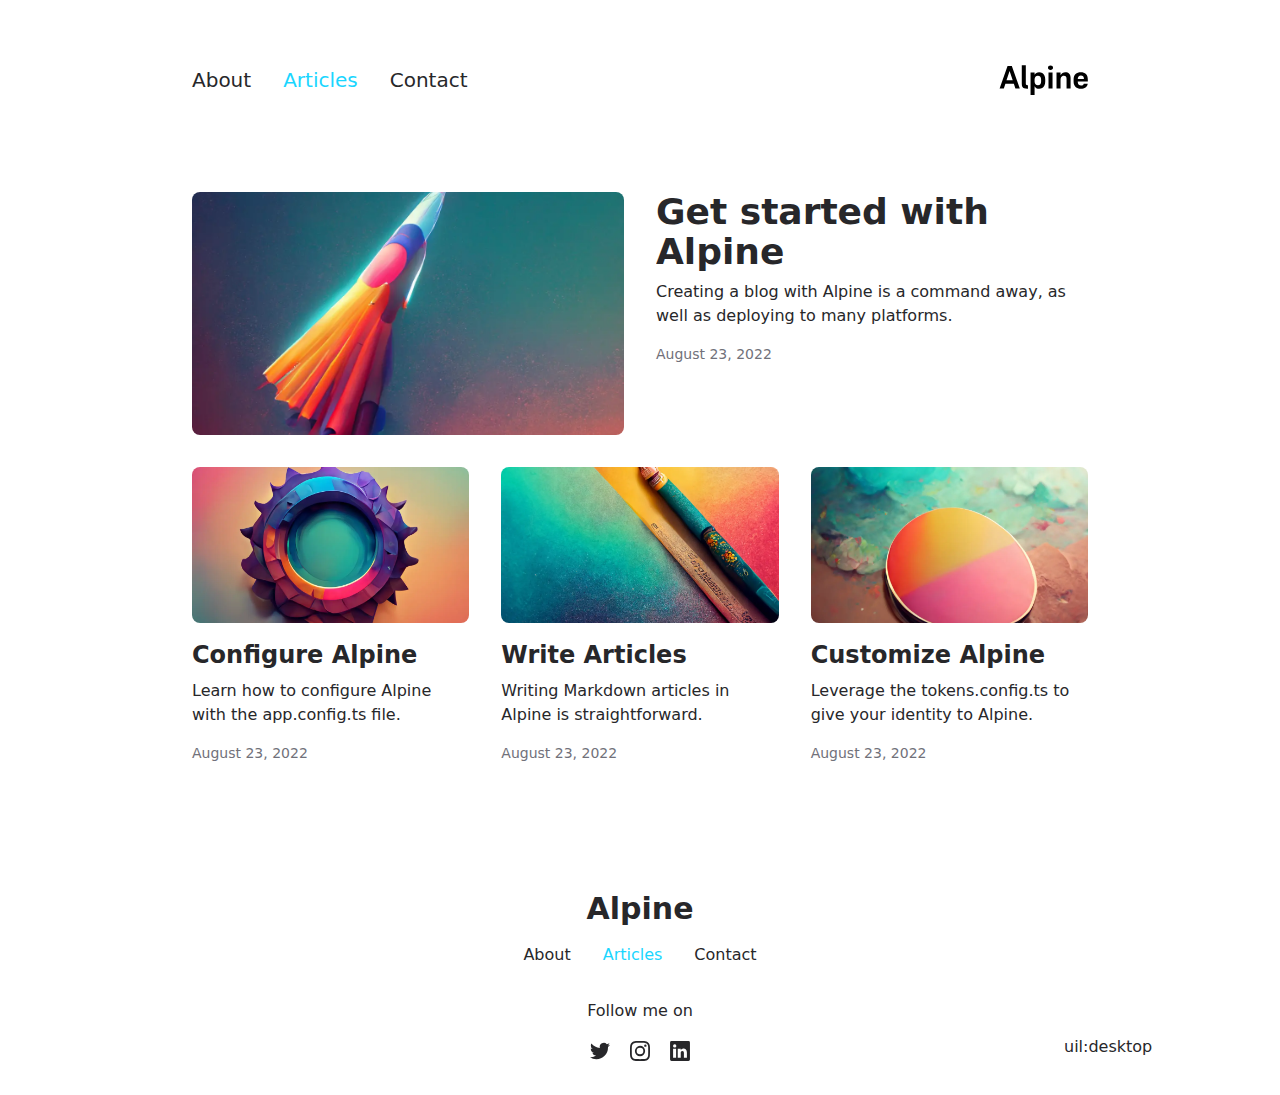
<file: articles/index.html>
<!DOCTYPE html><html lang="en"><head><meta charset="utf-8">
<meta name="viewport" content="width=device-width, initial-scale=1">
<title>Articles</title>
<meta name="twitter:card" content="summary_large_image">
<meta name="description" content="The minimalist blog theme">
<meta property="og:description" content="The minimalist blog theme">
<meta property="og:image" content="/social-card-preview.png">
<meta property="og:image:width" content="400">
<meta property="og:image:height" content="300">
<meta property="og:image:alt" content="An image showcasing my project.">
<meta property="og:title" content="Articles">
<link rel="preload" as="fetch" crossorigin="anonymous" href="/articles/_payload.json">
<link rel="stylesheet" href="/_nuxt/entry.xdudFr-M.css">
<link rel="stylesheet" href="/_nuxt/DocumentDrivenNotFound.yJa1Kukl.css">
<link rel="stylesheet" href="/_nuxt/ArticlesList.ZlNj0VUn.css">
<link rel="stylesheet" href="/_nuxt/ArticlesListItem._sC2L5S2.css">
<link rel="stylesheet" href="/_nuxt/ProseA.Pmk7nWoU.css">
<link rel="stylesheet" href="/_nuxt/ProseCodeInline.KwdU_R1r.css">
<link rel="modulepreload" as="script" crossorigin href="/_nuxt/entry.kBYej6TZ.js">
<link rel="modulepreload" as="script" crossorigin href="/_nuxt/NuxtImg.rYj4hG67.js">
<link rel="modulepreload" as="script" crossorigin href="/_nuxt/document-driven.ajXl42ec.js">
<link rel="modulepreload" as="script" crossorigin href="/_nuxt/DocumentDrivenEmpty.4U1C0Hdi.js">
<link rel="modulepreload" as="script" crossorigin href="/_nuxt/ContentRenderer.gZ6eyxDk.js">
<link rel="modulepreload" as="script" crossorigin href="/_nuxt/ContentRendererMarkdown.vue.Wnk-XvIH.js">
<link rel="modulepreload" as="script" crossorigin href="/_nuxt/DocumentDrivenNotFound.E39XyPko.js">
<link rel="modulepreload" as="script" crossorigin href="/_nuxt/page._Ab13uZA.js">
<link rel="modulepreload" as="script" crossorigin href="/_nuxt/ContentRendererMarkdown.NcICwNFv.js">
<link rel="modulepreload" as="script" crossorigin href="/_nuxt/ArticlesList.RlS4fJL0.js">
<link rel="modulepreload" as="script" crossorigin href="/_nuxt/ArticlesListItem.Ojk__jsC.js">
<link rel="modulepreload" as="script" crossorigin href="/_nuxt/date.3uOv5BcS.js">
<link rel="modulepreload" as="script" crossorigin href="/_nuxt/ProseA.-u-8ik08.js">
<link rel="modulepreload" as="script" crossorigin href="/_nuxt/ProseCodeInline.XCEkhyZp.js">
<link rel="modulepreload" as="script" crossorigin href="/_nuxt/asyncData.mnDZruvg.js">
<link rel="prefetch" as="style" href="/_nuxt/article.nQA0MVNo.css">
<link rel="prefetch" as="script" crossorigin href="/_nuxt/article.dt3IHeo3.js">
<link rel="prefetch" as="script" crossorigin href="/_nuxt/default.Aa0lKSs8.js">
<link rel="prefetch" as="script" crossorigin href="/_nuxt/client-db.p6xgNh2E.js">
<link rel="prefetch" as="style" href="/_nuxt/useStudio.5vfyueRC.css">
<link rel="prefetch" as="script" crossorigin href="/_nuxt/useStudio.u3G0uny8.js">
<link rel="prefetch" as="style" href="/_nuxt/error-404._LjjY-y0.css">
<link rel="prefetch" as="script" crossorigin href="/_nuxt/error-404.3jm6MtEr.js">
<link rel="prefetch" as="style" href="/_nuxt/error-500.Ke0_YfD7.css">
<link rel="prefetch" as="script" crossorigin href="/_nuxt/error-500.htj3ta3a.js">
<script type="module" src="/_nuxt/entry.kBYej6TZ.js" crossorigin></script><style id="pinceau-runtime-hydratable">@media{.phy[--]{--puid:AmqdxO-v;}.pv-luj6Sz{max-width:var(--elements-container-maxWidth);padding-left:var(--elements-container-padding-mobile);padding-right:var(--elements-container-padding-mobile);}@media (min-width: 475px){.pv-luj6Sz{padding-left:var(--elements-container-padding-xs);padding-right:var(--elements-container-padding-xs);}}@media (min-width: 640px){.pv-luj6Sz{padding-left:var(--elements-container-padding-sm);padding-right:var(--elements-container-padding-sm);}}@media (min-width: 768px){.pv-luj6Sz{padding-left:var(--elements-container-padding-md);padding-right:var(--elements-container-padding-md);}}} </style><style id="pinceau-theme">@media { :root {--pinceau-mq: initial; --alpine-readableLine: 68ch;--alpine-backdrop-backgroundColor: #f4f4f5b3;--prose-code-inline-padding: 0.2rem 0.375rem 0.2rem 0.375rem;--prose-code-block-backdropFilter: contrast(1);--prose-code-block-border-style: solid;--prose-code-block-border-width: 1px;--prose-tbody-tr-borderBottom-style: dashed;--prose-tbody-tr-borderBottom-width: 1px;--prose-th-textAlign: inherit;--prose-thead-borderBottom-style: solid;--prose-thead-borderBottom-width: 1px;--prose-thead-border-style: solid;--prose-thead-border-width: 0px;--prose-table-textAlign: start;--prose-hr-width: 1px;--prose-hr-style: solid;--prose-li-listStylePosition: outside;--prose-ol-li-markerColor: currentColor;--prose-ol-paddingInlineStart: 21px;--prose-ol-listStyleType: decimal;--prose-ul-li-markerColor: currentColor;--prose-ul-paddingInlineStart: 21px;--prose-ul-listStyleType: disc;--prose-blockquote-border-style: solid;--prose-blockquote-border-width: 4px;--prose-blockquote-quotes: '201C' '201D' '2018' '2019';--prose-blockquote-paddingInlineStart: 24px;--prose-a-code-color-hover: currentColor;--prose-a-code-color-static: currentColor;--prose-a-hasCode-borderBottom: none;--prose-a-border-distance: 2px;--prose-a-border-color-hover: currentColor;--prose-a-border-color-static: currentColor;--prose-a-border-style-hover: solid;--prose-a-border-style-static: dashed;--prose-a-border-width: 1px;--prose-a-color-static: inherit;--prose-a-textDecoration: none;--prose-h6-margin: 3rem 0 2rem;--prose-h5-margin: 3rem 0 2rem;--prose-h4-margin: 3rem 0 2rem;--prose-h3-margin: 3rem 0 2rem;--prose-h2-margin: 3rem 0 2rem;--prose-h1-margin: 0 0 2rem;--prose-p-fontSize: 18px;--typography-lead-loose: 2;--typography-lead-relaxed: 1.625;--typography-lead-normal: 1.5;--typography-lead-snug: 1.375;--typography-lead-tight: 1.25;--typography-lead-none: 1;--typography-lead-10: 2.5rem;--typography-lead-9: 2.25rem;--typography-lead-8: 2rem;--typography-lead-7: 1.75rem;--typography-lead-6: 1.5rem;--typography-lead-5: 1.25rem;--typography-lead-4: 1rem;--typography-lead-3: .75rem;--typography-lead-2: .5rem;--typography-lead-1: .025rem;--typography-fontWeight-black: 900;--typography-fontWeight-extrabold: 800;--typography-fontWeight-bold: 700;--typography-fontWeight-semibold: 600;--typography-fontWeight-medium: 500;--typography-fontWeight-normal: 400;--typography-fontWeight-light: 300;--typography-fontWeight-extralight: 200;--typography-fontWeight-thin: 100;--typography-fontSize-9xl: 128px;--typography-fontSize-8xl: 96px;--typography-fontSize-7xl: 72px;--typography-fontSize-6xl: 60px;--typography-fontSize-5xl: 48px;--typography-fontSize-4xl: 36px;--typography-fontSize-3xl: 30px;--typography-fontSize-2xl: 24px;--typography-fontSize-xl: 20px;--typography-fontSize-lg: 18px;--typography-fontSize-base: 16px;--typography-fontSize-sm: 14px;--typography-fontSize-xs: 12px;--typography-letterSpacing-wide: 0.025em;--typography-letterSpacing-tight: -0.025em;--typography-verticalMargin-base: 24px;--typography-verticalMargin-sm: 16px;--elements-border-secondary-hover: [object Object];--elements-backdrop-background: #fffc;--elements-backdrop-filter: saturate(200%) blur(20px);--elements-container-maxWidth: 64rem;--lead-loose: 2;--lead-relaxed: 1.625;--lead-normal: 1.5;--lead-snug: 1.375;--lead-tight: 1.25;--lead-none: 1;--lead-10: 2.5rem;--lead-9: 2.25rem;--lead-8: 2rem;--lead-7: 1.75rem;--lead-6: 1.5rem;--lead-5: 1.25rem;--lead-4: 1rem;--lead-3: .75rem;--lead-2: .5rem;--lead-1: .025rem;--letterSpacing-widest: 0.1em;--letterSpacing-wider: 0.05em;--letterSpacing-wide: 0.025em;--letterSpacing-normal: 0em;--letterSpacing-tight: -0.025em;--letterSpacing-tighter: -0.05em;--fontSize-9xl: 8rem;--fontSize-8xl: 6rem;--fontSize-7xl: 4.5rem;--fontSize-6xl: 3.75rem;--fontSize-5xl: 3rem;--fontSize-4xl: 2.25rem;--fontSize-3xl: 1.875rem;--fontSize-2xl: 1.5rem;--fontSize-xl: 1.25rem;--fontSize-lg: 1.125rem;--fontSize-base: 1rem;--fontSize-sm: 0.875rem;--fontSize-xs: 0.75rem;--fontWeight-black: 900;--fontWeight-extrabold: 800;--fontWeight-bold: 700;--fontWeight-semibold: 600;--fontWeight-medium: 500;--fontWeight-normal: 400;--fontWeight-light: 300;--fontWeight-extralight: 200;--fontWeight-thin: 100;--font-mono: ui-monospace, SFMono-Regular, Menlo, Monaco, Consolas, Liberation Mono, Courier New, monospace;--font-serif: ui-serif, Georgia, Cambria, Times New Roman, Times, serif;--font-sans: ui-sans-serif, system-ui, -apple-system, BlinkMacSystemFont, Segoe UI, Roboto, Helvetica Neue, Arial, Noto Sans, sans-serif, Apple Color Emoji, Segoe UI Emoji, Segoe UI Symbol, Noto Color Emoji;--opacity-total: 1;--opacity-high: 0.8;--opacity-medium: 0.5;--opacity-soft: 0.3;--opacity-light: 0.15;--opacity-bright: 0.1;--opacity-noOpacity: 0;--borderWidth-lg: 3px;--borderWidth-md: 2px;--borderWidth-sm: 1px;--borderWidth-noBorder: 0;--space-rem-875: 0.875rem;--space-rem-625: 0.625rem;--space-rem-375: 0.375rem;--space-rem-125: 0.125rem;--space-px: 1px;--space-128: 32rem;--space-96: 24rem;--space-80: 20rem;--space-72: 18rem;--space-64: 16rem;--space-60: 15rem;--space-56: 14rem;--space-52: 13rem;--space-48: 12rem;--space-44: 11rem;--space-40: 10rem;--space-36: 9rem;--space-32: 8rem;--space-28: 7rem;--space-24: 6rem;--space-20: 5rem;--space-16: 4rem;--space-14: 3.5rem;--space-12: 3rem;--space-11: 2.75rem;--space-10: 2.5rem;--space-9: 2.25rem;--space-8: 2rem;--space-7: 1.75rem;--space-6: 1.5rem;--space-5: 1.25rem;--space-4: 1rem;--space-3: 0.75rem;--space-2: 0.5rem;--space-1: 0.25rem;--space-0: 0px;--size-full: 100%;--size-7xl: 80rem;--size-6xl: 72rem;--size-5xl: 64rem;--size-4xl: 56rem;--size-3xl: 48rem;--size-2xl: 42rem;--size-xl: 36rem;--size-lg: 32rem;--size-md: 28rem;--size-sm: 24rem;--size-xs: 20rem;--size-200: 200px;--size-104: 104px;--size-80: 80px;--size-64: 64px;--size-56: 56px;--size-48: 48px;--size-40: 40px;--size-32: 32px;--size-24: 24px;--size-20: 20px;--size-16: 16px;--size-12: 12px;--size-8: 8px;--size-6: 6px;--size-4: 4px;--size-2: 2px;--size-0: 0px;--radii-full: 9999px;--radii-3xl: 1.75rem;--radii-2xl: 1.5rem;--radii-xl: 1rem;--radii-lg: 0.75rem;--radii-md: 0.5rem;--radii-sm: 0.375rem;--radii-xs: 0.25rem;--radii-2xs: 0.125rem;--radii-none: 0px;--shadow-none: 0px 0px 0px 0px transparent;--shadow-lg: 0px 10px 15px -3px #000000, 0px 4px 6px -4px #000000;--shadow-md: 0px 4px 6px -1px #000000, 0px 2px 4px -2px #000000;--shadow-sm: 0px 1px 3px 0px #000000, 0px 1px 2px -1px #000000;--shadow-xs: 0px 1px 2px 0px #000000;--height-screen: 100vh;--width-screen: 100vw;--color-primary-900: #002e38;--color-primary-800: #005c70;--color-primary-700: #008aa9;--color-primary-600: #00b9e1;--color-primary-500: #1ad6ff;--color-primary-400: #40ddff;--color-primary-300: #66e4ff;--color-primary-200: #8deaff;--color-primary-100: #b3f1ff;--color-primary-50: #d9f8ff;--color-ruby-900: #380011;--color-ruby-800: #700021;--color-ruby-700: #a90032;--color-ruby-600: #e10043;--color-ruby-500: #ff1a5e;--color-ruby-400: #ff4079;--color-ruby-300: #ff6694;--color-ruby-200: #ff8dae;--color-ruby-100: #ffb3c9;--color-ruby-50: #ffd9e4;--color-pink-900: #380025;--color-pink-800: #70004b;--color-pink-700: #a90070;--color-pink-600: #e10095;--color-pink-500: #ff1ab2;--color-pink-400: #ff40bf;--color-pink-300: #ff66cc;--color-pink-200: #ff8dd8;--color-pink-100: #ffb3e5;--color-pink-50: #ffd9f2;--color-purple-900: #190038;--color-purple-800: #330070;--color-purple-700: #4c00a9;--color-purple-600: #6500e1;--color-purple-500: #811aff;--color-purple-400: #9640ff;--color-purple-300: #ab66ff;--color-purple-200: #c08dff;--color-purple-100: #d5b3ff;--color-purple-50: #ead9ff;--color-royalblue-900: #0b0531;--color-royalblue-800: #160a62;--color-royalblue-700: #211093;--color-royalblue-600: #2c15c4;--color-royalblue-500: #4127e8;--color-royalblue-400: #614bec;--color-royalblue-300: #806ff0;--color-royalblue-200: #a093f3;--color-royalblue-100: #c0b7f7;--color-royalblue-50: #dfdbfb;--color-indigoblue-900: #001238;--color-indigoblue-800: #002370;--color-indigoblue-700: #0035a9;--color-indigoblue-600: #0047e1;--color-indigoblue-500: #1a62ff;--color-indigoblue-400: #407cff;--color-indigoblue-300: #6696ff;--color-indigoblue-200: #8db0ff;--color-indigoblue-100: #b3cbff;--color-indigoblue-50: #d9e5ff;--color-blue-900: #002438;--color-blue-800: #004870;--color-blue-700: #006ca9;--color-blue-600: #0090e1;--color-blue-500: #1aadff;--color-blue-400: #40bbff;--color-blue-300: #66c8ff;--color-blue-200: #8dd6ff;--color-blue-100: #b3e4ff;--color-blue-50: #d9f1ff;--color-lightblue-900: #002e38;--color-lightblue-800: #005c70;--color-lightblue-700: #008aa9;--color-lightblue-600: #00b9e1;--color-lightblue-500: #1ad6ff;--color-lightblue-400: #40ddff;--color-lightblue-300: #66e4ff;--color-lightblue-200: #8deaff;--color-lightblue-100: #b3f1ff;--color-lightblue-50: #d9f8ff;--color-teal-900: #062a28;--color-teal-800: #0b544f;--color-teal-700: #117d77;--color-teal-600: #16a79e;--color-teal-500: #1cd1c6;--color-teal-400: #36e4da;--color-teal-300: #5fe9e1;--color-teal-200: #87efe9;--color-teal-100: #aff4f0;--color-teal-50: #d7faf8;--color-pear-900: #2a2b09;--color-pear-800: #545512;--color-pear-700: #7e801b;--color-pear-600: #a8aa24;--color-pear-500: #d0d32f;--color-pear-400: #d8da52;--color-pear-300: #e0e274;--color-pear-200: #e8e997;--color-pear-100: #eff0ba;--color-pear-50: #f7f8dc;--color-red-900: #380300;--color-red-800: #700700;--color-red-700: #a90a00;--color-red-600: #e10e00;--color-red-500: #ff281a;--color-red-400: #ff4c40;--color-red-300: #ff7066;--color-red-200: #ff948d;--color-red-100: #ffb7b3;--color-red-50: #ffdbd9;--color-orange-900: #381800;--color-orange-800: #702f00;--color-orange-700: #a94700;--color-orange-600: #e15e00;--color-orange-500: #ff7a1a;--color-orange-400: #ff9040;--color-orange-300: #ffa666;--color-orange-200: #ffbd8d;--color-orange-100: #ffd3b3;--color-orange-50: #ffe9d9;--color-yellow-900: #362b03;--color-yellow-800: #6d5605;--color-yellow-700: #a38108;--color-yellow-600: #daac0a;--color-yellow-500: #f5c828;--color-yellow-400: #f7d14c;--color-yellow-300: #f8da70;--color-yellow-200: #fae393;--color-yellow-100: #fcedb7;--color-yellow-50: #fdf6db;--color-green-900: #003f25;--color-green-800: #005e38;--color-green-700: #007e4a;--color-green-600: #009d5d;--color-green-500: #00bd6f;--color-green-400: #00dc82;--color-green-300: #30ffaa;--color-green-200: #83ffcc;--color-green-100: #acffdd;--color-green-50: #d6ffee;--color-gray-900: #18181B;--color-gray-800: #27272A;--color-gray-700: #3f3f46;--color-gray-600: #52525B;--color-gray-500: #71717A;--color-gray-400: #a1a1aa;--color-gray-300: #D4d4d8;--color-gray-200: #e4e4e7;--color-gray-100: #f4f4f5;--color-gray-50: #fafafa;--color-black: #0c0c0d;--color-white: #FFFFFF;--media-portrait: only screen and (orientation: portrait);--media-landscape: only screen and (orientation: landscape);--media-rm: (prefers-reduced-motion: reduce);--media-2xl: (min-width: 1536px);--media-xl: (min-width: 1280px);--media-lg: (min-width: 1024px);--media-md: (min-width: 768px);--media-sm: (min-width: 640px);--media-xs: (min-width: 475px);--alpine-body-color: var(--color-gray-800);--alpine-body-backgroundColor: var(--color-white);--prose-code-inline-fontWeight: var(--typography-fontWeight-normal);--prose-code-inline-fontSize: var(--typography-fontSize-sm);--prose-code-inline-borderRadius: var(--radii-xs);--prose-code-block-pre-padding: var(--typography-verticalMargin-sm);--prose-code-block-margin: var(--typography-verticalMargin-base) 0;--prose-code-block-fontSize: var(--typography-fontSize-sm);--prose-tbody-code-inline-fontSize: var(--typography-fontSize-sm);--prose-tbody-td-padding: var(--typography-verticalMargin-sm);--prose-th-fontWeight: var(--typography-fontWeight-semibold);--prose-th-padding: 0 var(--typography-verticalMargin-sm) var(--typography-verticalMargin-sm) var(--typography-verticalMargin-sm);--prose-table-lineHeight: var(--typography-lead-6);--prose-table-fontSize: var(--typography-fontSize-sm);--prose-table-margin: var(--typography-verticalMargin-base) 0;--prose-hr-margin: var(--typography-verticalMargin-base) 0;--prose-li-margin: var(--typography-verticalMargin-sm) 0;--prose-ol-margin: var(--typography-verticalMargin-base) 0;--prose-ul-margin: var(--typography-verticalMargin-base) 0;--prose-blockquote-margin: var(--typography-verticalMargin-base) 0;--prose-a-code-border-style: var(--prose-a-border-style-static);--prose-a-code-border-width: var(--prose-a-border-width);--prose-a-fontWeight: var(--typography-fontWeight-medium);--prose-img-margin: var(--typography-verticalMargin-base) 0;--prose-strong-fontWeight: var(--typography-fontWeight-semibold);--prose-h6-iconSize: var(--typography-fontSize-base);--prose-h6-fontWeight: var(--typography-fontWeight-semibold);--prose-h6-lineHeight: var(--typography-lead-normal);--prose-h6-fontSize: var(--typography-fontSize-lg);--prose-h5-iconSize: var(--typography-fontSize-lg);--prose-h5-fontWeight: var(--typography-fontWeight-semibold);--prose-h5-lineHeight: var(--typography-lead-snug);--prose-h5-fontSize: var(--typography-fontSize-xl);--prose-h4-iconSize: var(--typography-fontSize-lg);--prose-h4-letterSpacing: var(--typography-letterSpacing-tight);--prose-h4-fontWeight: var(--typography-fontWeight-semibold);--prose-h4-lineHeight: var(--typography-lead-snug);--prose-h4-fontSize: var(--typography-fontSize-2xl);--prose-h3-iconSize: var(--typography-fontSize-xl);--prose-h3-letterSpacing: var(--typography-letterSpacing-tight);--prose-h3-fontWeight: var(--typography-fontWeight-semibold);--prose-h3-lineHeight: var(--typography-lead-snug);--prose-h3-fontSize: var(--typography-fontSize-3xl);--prose-h2-iconSize: var(--typography-fontSize-2xl);--prose-h2-letterSpacing: var(--typography-letterSpacing-tight);--prose-h2-fontWeight: var(--typography-fontWeight-semibold);--prose-h2-lineHeight: var(--typography-lead-tight);--prose-h2-fontSize: var(--typography-fontSize-4xl);--prose-h1-iconSize: var(--typography-fontSize-3xl);--prose-h1-letterSpacing: var(--typography-letterSpacing-tight);--prose-h1-fontWeight: var(--typography-fontWeight-bold);--prose-h1-lineHeight: var(--typography-lead-tight);--prose-h1-fontSize: var(--typography-fontSize-5xl);--prose-p-br-margin: var(--typography-verticalMargin-base) 0 0 0;--prose-p-margin: var(--typography-verticalMargin-base) 0;--prose-p-lineHeight: var(--typography-lead-normal);--typography-color-primary-900: var(--color-primary-900);--typography-color-primary-800: var(--color-primary-800);--typography-color-primary-700: var(--color-primary-700);--typography-color-primary-600: var(--color-primary-600);--typography-color-primary-500: var(--color-primary-500);--typography-color-primary-400: var(--color-primary-400);--typography-color-primary-300: var(--color-primary-300);--typography-color-primary-200: var(--color-primary-200);--typography-color-primary-100: var(--color-primary-100);--typography-color-primary-50: var(--color-primary-50);--typography-font-code: var(--font-mono);--typography-font-body: var(--font-sans);--typography-font-display: var(--font-sans);--typography-body-backgroundColor: var(--color-white);--typography-body-color: var(--color-black);--elements-state-danger-borderColor-secondary: var(--color-red-200);--elements-state-danger-borderColor-primary: var(--color-red-100);--elements-state-danger-backgroundColor-secondary: var(--color-red-100);--elements-state-danger-backgroundColor-primary: var(--color-red-50);--elements-state-danger-color-secondary: var(--color-red-600);--elements-state-danger-color-primary: var(--color-red-500);--elements-state-warning-borderColor-secondary: var(--color-yellow-200);--elements-state-warning-borderColor-primary: var(--color-yellow-100);--elements-state-warning-backgroundColor-secondary: var(--color-yellow-100);--elements-state-warning-backgroundColor-primary: var(--color-yellow-50);--elements-state-warning-color-secondary: var(--color-yellow-700);--elements-state-warning-color-primary: var(--color-yellow-600);--elements-state-success-borderColor-secondary: var(--color-green-200);--elements-state-success-borderColor-primary: var(--color-green-100);--elements-state-success-backgroundColor-secondary: var(--color-green-100);--elements-state-success-backgroundColor-primary: var(--color-green-50);--elements-state-success-color-secondary: var(--color-green-600);--elements-state-success-color-primary: var(--color-green-500);--elements-state-info-borderColor-secondary: var(--color-blue-200);--elements-state-info-borderColor-primary: var(--color-blue-100);--elements-state-info-backgroundColor-secondary: var(--color-blue-100);--elements-state-info-backgroundColor-primary: var(--color-blue-50);--elements-state-info-color-secondary: var(--color-blue-600);--elements-state-info-color-primary: var(--color-blue-500);--elements-state-primary-borderColor-secondary: var(--color-primary-200);--elements-state-primary-borderColor-primary: var(--color-primary-100);--elements-state-primary-backgroundColor-secondary: var(--color-primary-100);--elements-state-primary-backgroundColor-primary: var(--color-primary-50);--elements-state-primary-color-secondary: var(--color-primary-700);--elements-state-primary-color-primary: var(--color-primary-600);--elements-surface-secondary-backgroundColor: var(--color-gray-200);--elements-surface-primary-backgroundColor: var(--color-gray-100);--elements-surface-background-base: var(--color-gray-100);--elements-border-secondary-static: var(--color-gray-200);--elements-border-primary-hover: var(--color-gray-200);--elements-border-primary-static: var(--color-gray-100);--elements-container-padding-md: var(--space-16);--elements-container-padding-sm: var(--space-12);--elements-container-padding-xs: var(--space-8);--elements-container-padding-mobile: var(--space-6);--elements-text-secondary-color-hover: var(--color-gray-700);--elements-text-secondary-color-static: var(--color-gray-500);--elements-text-primary-color-static: var(--color-gray-900);--text-6xl-lineHeight: var(--lead-none);--text-6xl-fontSize: var(--fontSize-6xl);--text-5xl-lineHeight: var(--lead-none);--text-5xl-fontSize: var(--fontSize-5xl);--text-4xl-lineHeight: var(--lead-10);--text-4xl-fontSize: var(--fontSize-4xl);--text-3xl-lineHeight: var(--lead-9);--text-3xl-fontSize: var(--fontSize-3xl);--text-2xl-lineHeight: var(--lead-8);--text-2xl-fontSize: var(--fontSize-2xl);--text-xl-lineHeight: var(--lead-7);--text-xl-fontSize: var(--fontSize-xl);--text-lg-lineHeight: var(--lead-7);--text-lg-fontSize: var(--fontSize-lg);--text-base-lineHeight: var(--lead-6);--text-base-fontSize: var(--fontSize-base);--text-sm-lineHeight: var(--lead-5);--text-sm-fontSize: var(--fontSize-sm);--text-xs-lineHeight: var(--lead-4);--text-xs-fontSize: var(--fontSize-xs);--shadow-2xl: 0px 25px 50px -12px var(--color-gray-900);--shadow-xl: 0px 20px 25px -5px var(--color-gray-400), 0px 8px 10px -6px #000000;--color-secondary-900: var(--color-gray-900);--color-secondary-800: var(--color-gray-800);--color-secondary-700: var(--color-gray-700);--color-secondary-600: var(--color-gray-600);--color-secondary-500: var(--color-gray-500);--color-secondary-400: var(--color-gray-400);--color-secondary-300: var(--color-gray-300);--color-secondary-200: var(--color-gray-200);--color-secondary-100: var(--color-gray-100);--color-secondary-50: var(--color-gray-50);--prose-a-code-background-hover: var(--typography-color-primary-50);--prose-a-code-border-color-hover: var(--typography-color-primary-500);--prose-a-color-hover: var(--typography-color-primary-500);--typography-color-secondary-900: var(--color-secondary-900);--typography-color-secondary-800: var(--color-secondary-800);--typography-color-secondary-700: var(--color-secondary-700);--typography-color-secondary-600: var(--color-secondary-600);--typography-color-secondary-500: var(--color-secondary-500);--typography-color-secondary-400: var(--color-secondary-400);--typography-color-secondary-300: var(--color-secondary-300);--typography-color-secondary-200: var(--color-secondary-200);--typography-color-secondary-100: var(--color-secondary-100);--typography-color-secondary-50: var(--color-secondary-50);--prose-code-inline-backgroundColor: var(--typography-color-secondary-100);--prose-code-inline-color: var(--typography-color-secondary-700);--prose-code-block-backgroundColor: var(--typography-color-secondary-100);--prose-code-block-color: var(--typography-color-secondary-700);--prose-code-block-border-color: var(--typography-color-secondary-200);--prose-tbody-tr-borderBottom-color: var(--typography-color-secondary-200);--prose-th-color: var(--typography-color-secondary-600);--prose-thead-borderBottom-color: var(--typography-color-secondary-200);--prose-thead-border-color: var(--typography-color-secondary-300);--prose-hr-color: var(--typography-color-secondary-200);--prose-blockquote-border-color: var(--typography-color-secondary-200);--prose-blockquote-color: var(--typography-color-secondary-500);--prose-a-code-border-color-static: var(--typography-color-secondary-400); } }@media { :root.dark {--pinceau-mq: dark; --alpine-backdrop-backgroundColor: #18181bb3;--prose-code-block-backdropFilter: contrast(1);--prose-ol-li-markerColor: currentColor;--prose-ul-li-markerColor: currentColor;--prose-a-code-color-hover: currentColor;--prose-a-code-color-static: currentColor;--prose-a-border-color-hover: currentColor;--prose-a-border-color-static: currentColor;--prose-a-color-static: inherit;--elements-backdrop-background: #0c0d0ccc;--alpine-body-color: var(--color-gray-200);--alpine-body-backgroundColor: var(--color-black);--typography-body-backgroundColor: var(--color-black);--typography-body-color: var(--color-white);--elements-state-danger-borderColor-secondary: var(--color-red-700);--elements-state-danger-borderColor-primary: var(--color-red-800);--elements-state-danger-backgroundColor-secondary: var(--color-red-800);--elements-state-danger-backgroundColor-primary: var(--color-red-900);--elements-state-danger-color-secondary: var(--color-red-200);--elements-state-danger-color-primary: var(--color-red-300);--elements-state-warning-borderColor-secondary: var(--color-yellow-700);--elements-state-warning-borderColor-primary: var(--color-yellow-800);--elements-state-warning-backgroundColor-secondary: var(--color-yellow-800);--elements-state-warning-backgroundColor-primary: var(--color-yellow-900);--elements-state-warning-color-secondary: var(--color-yellow-200);--elements-state-warning-color-primary: var(--color-yellow-400);--elements-state-success-borderColor-secondary: var(--color-green-700);--elements-state-success-borderColor-primary: var(--color-green-800);--elements-state-success-backgroundColor-secondary: var(--color-green-800);--elements-state-success-backgroundColor-primary: var(--color-green-900);--elements-state-success-color-secondary: var(--color-green-200);--elements-state-success-color-primary: var(--color-green-400);--elements-state-info-borderColor-secondary: var(--color-blue-700);--elements-state-info-borderColor-primary: var(--color-blue-800);--elements-state-info-backgroundColor-secondary: var(--color-blue-800);--elements-state-info-backgroundColor-primary: var(--color-blue-900);--elements-state-info-color-secondary: var(--color-blue-200);--elements-state-info-color-primary: var(--color-blue-400);--elements-state-primary-borderColor-secondary: var(--color-primary-700);--elements-state-primary-borderColor-primary: var(--color-primary-800);--elements-state-primary-backgroundColor-secondary: var(--color-primary-800);--elements-state-primary-backgroundColor-primary: var(--color-primary-900);--elements-state-primary-color-secondary: var(--color-primary-200);--elements-state-primary-color-primary: var(--color-primary-400);--elements-surface-secondary-backgroundColor: var(--color-gray-800);--elements-surface-primary-backgroundColor: var(--color-gray-900);--elements-surface-background-base: var(--color-gray-900);--elements-border-secondary-static: var(--color-gray-800);--elements-border-primary-hover: var(--color-gray-800);--elements-border-primary-static: var(--color-gray-900);--elements-text-secondary-color-hover: var(--color-gray-200);--elements-text-secondary-color-static: var(--color-gray-400);--elements-text-primary-color-static: var(--color-gray-50);--prose-a-code-background-hover: var(--typography-color-primary-900);--prose-a-code-border-color-hover: var(--typography-color-primary-600);--prose-a-color-hover: var(--typography-color-primary-400);--prose-code-inline-backgroundColor: var(--typography-color-secondary-800);--prose-code-inline-color: var(--typography-color-secondary-200);--prose-code-block-backgroundColor: var(--typography-color-secondary-900);--prose-code-block-color: var(--typography-color-secondary-200);--prose-code-block-border-color: var(--typography-color-secondary-800);--prose-tbody-tr-borderBottom-color: var(--typography-color-secondary-800);--prose-th-color: var(--typography-color-secondary-400);--prose-thead-borderBottom-color: var(--typography-color-secondary-800);--prose-thead-border-color: var(--typography-color-secondary-600);--prose-hr-color: var(--typography-color-secondary-800);--prose-blockquote-border-color: var(--typography-color-secondary-700);--prose-blockquote-color: var(--typography-color-secondary-400);--prose-a-code-border-color-static: var(--typography-color-secondary-600); } }</style><script>"use strict";(()=>{const a=window,e=document.documentElement,m=["dark","light"],c=window&&window.localStorage&&window.localStorage.getItem&&window.localStorage.getItem("nuxt-color-mode")||"system";let n=c==="system"?d():c;const l=e.getAttribute("data-color-mode-forced");l&&(n=l),i(n),a["__NUXT_COLOR_MODE__"]={preference:c,value:n,getColorScheme:d,addColorScheme:i,removeColorScheme:f};function i(o){const t=""+o+"",s="";e.classList?e.classList.add(t):e.className+=" "+t,s&&e.setAttribute("data-"+s,o)}function f(o){const t=""+o+"",s="";e.classList?e.classList.remove(t):e.className=e.className.replace(new RegExp(t,"g"),""),s&&e.removeAttribute("data-"+s)}function r(o){return a.matchMedia("(prefers-color-scheme"+o+")")}function d(){if(a.matchMedia&&r("").media!=="not all"){for(const o of m)if(r(":"+o).matches)return o}return"light"}})();
</script></head><body><div id="__nuxt"><div class="container pv-luj6Sz pc-AmqdxO app-layout" data-v-5fe637ed data-v-65048bf3><!--[--><div class="nuxt-progress" style="width:0%;height:3px;opacity:0;background-size:Infinity% auto;" data-v-5fe637ed></div><header class="right" data-v-5fe637ed data-v-582dfb86><div class="menu" data-v-582dfb86><button aria-label="Navigation Menu" data-v-582dfb86><svg width="24" height="24" viewBox="0 0 68 68" fill="currentColor" xmlns="http://www.w3.org/2000/svg" data-v-582dfb86><path d="M8 34C8 32.1362 8 31.2044 8.30448 30.4693C8.71046 29.4892 9.48915 28.7105 10.4693 28.3045C11.2044 28 12.1362 28 14 28C15.8638 28 16.7956 28 17.5307 28.3045C18.5108 28.7105 19.2895 29.4892 19.6955 30.4693C20 31.2044 20 32.1362 20 34C20 35.8638 20 36.7956 19.6955 37.5307C19.2895 38.5108 18.5108 39.2895 17.5307 39.6955C16.7956 40 15.8638 40 14 40C12.1362 40 11.2044 40 10.4693 39.6955C9.48915 39.2895 8.71046 38.5108 8.30448 37.5307C8 36.7956 8 35.8638 8 34Z" data-v-582dfb86></path><path d="M28 34C28 32.1362 28 31.2044 28.3045 30.4693C28.7105 29.4892 29.4892 28.7105 30.4693 28.3045C31.2044 28 32.1362 28 34 28C35.8638 28 36.7956 28 37.5307 28.3045C38.5108 28.7105 39.2895 29.4892 39.6955 30.4693C40 31.2044 40 32.1362 40 34C40 35.8638 40 36.7956 39.6955 37.5307C39.2895 38.5108 38.5108 39.2895 37.5307 39.6955C36.7956 40 35.8638 40 34 40C32.1362 40 31.2044 40 30.4693 39.6955C29.4892 39.2895 28.7105 38.5108 28.3045 37.5307C28 36.7956 28 35.8638 28 34Z" data-v-582dfb86></path><path d="M48 34C48 32.1362 48 31.2044 48.3045 30.4693C48.7105 29.4892 49.4892 28.7105 50.4693 28.3045C51.2044 28 52.1362 28 54 28C55.8638 28 56.7956 28 57.5307 28.3045C58.5108 28.7105 59.2895 29.4892 59.6955 30.4693C60 31.2044 60 32.1362 60 34C60 35.8638 60 36.7956 59.6955 37.5307C59.2895 38.5108 58.5108 39.2895 57.5307 39.6955C56.7956 40 55.8638 40 54 40C52.1362 40 51.2044 40 50.4693 39.6955C49.4892 39.2895 48.7105 38.5108 48.3045 37.5307C48 36.7956 48 35.8638 48 34Z" data-v-582dfb86></path></svg></button></div><div class="overlay" data-v-582dfb86><nav data-v-582dfb86 data-v-230745d5><ul data-v-230745d5><!--[--><li data-v-230745d5><a href="/" class="" data-v-230745d5><span class="underline-fx" data-v-230745d5></span> About</a></li><li data-v-230745d5><a aria-current="page" href="/articles" class="router-link-active router-link-exact-active" data-v-230745d5><span class="underline-fx" data-v-230745d5></span> Articles</a></li><li data-v-230745d5><a href="/contact" class="" data-v-230745d5><span class="underline-fx" data-v-230745d5></span> Contact</a></li><!--]--></ul></nav></div><div class="logo" data-v-582dfb86><a href="/" class="" data-v-582dfb86><img src="/logo-dark.svg" class="dark-img" alt="alpine" width="89" height="31" data-v-582dfb86><img src="/logo.svg" class="light-img" alt="alpine" width="89" height="31" data-v-582dfb86></a></div><div class="main-nav" data-v-582dfb86><nav data-v-582dfb86 data-v-230745d5><ul data-v-230745d5><!--[--><li data-v-230745d5><a href="/" class="" data-v-230745d5><span class="underline-fx" data-v-230745d5></span> About</a></li><li data-v-230745d5><a aria-current="page" href="/articles" class="router-link-active router-link-exact-active" data-v-230745d5><span class="underline-fx" data-v-230745d5></span> Articles</a></li><li data-v-230745d5><a href="/contact" class="" data-v-230745d5><span class="underline-fx" data-v-230745d5></span> Contact</a></li><!--]--></ul></nav></div></header><!--[--><div class="document-driven-page"><main><!--[--><div><div class="articles-list" data-v-6c4ad46a><div class="featured" data-v-6c4ad46a><article class="featured" data-v-6c4ad46a data-v-fe391046><div class="image" data-v-fe391046><!----><a href="/articles/get-started" class="" data-v-fe391046><img src="/articles/get-started.webp" alt="Get started with Alpine" width="16" height="9" data-v-fe391046></a></div><div class="content" data-v-fe391046><a href="/articles/get-started" class="headline" data-v-fe391046><h1 data-v-fe391046>Get started with Alpine</h1></a><p class="description" data-v-fe391046>Creating a blog with Alpine is a command away, as well as deploying to many platforms.</p><time data-v-fe391046>August 23, 2022</time></div></article></div><div class="layout" data-v-6c4ad46a><!--[--><article class="" data-v-6c4ad46a data-v-fe391046><div class="image" data-v-fe391046><!----><a href="/articles/configure" class="" data-v-fe391046><img src="/articles/configure-alpine.webp" alt="Configure Alpine" width="16" height="9" data-v-fe391046></a></div><div class="content" data-v-fe391046><a href="/articles/configure" class="headline" data-v-fe391046><h1 data-v-fe391046>Configure Alpine</h1></a><p class="description" data-v-fe391046>Learn how to configure Alpine with the app.config.ts file.</p><time data-v-fe391046>August 23, 2022</time></div></article><article class="" data-v-6c4ad46a data-v-fe391046><div class="image" data-v-fe391046><!----><a href="/articles/write-articles" class="" data-v-fe391046><img src="/articles/write-articles.webp" alt="Write Articles" width="16" height="9" data-v-fe391046></a></div><div class="content" data-v-fe391046><a href="/articles/write-articles" class="headline" data-v-fe391046><h1 data-v-fe391046>Write Articles</h1></a><p class="description" data-v-fe391046>Writing Markdown articles in Alpine is straightforward.</p><time data-v-fe391046>August 23, 2022</time></div></article><article class="" data-v-6c4ad46a data-v-fe391046><div class="image" data-v-fe391046><!----><a href="/articles/design-tokens" class="" data-v-fe391046><img src="/articles/design-tokens.webp" alt="Customize Alpine" width="16" height="9" data-v-fe391046></a></div><div class="content" data-v-fe391046><a href="/articles/design-tokens" class="headline" data-v-fe391046><h1 data-v-fe391046>Customize Alpine</h1></a><p class="description" data-v-fe391046>Leverage the tokens.config.ts to give your identity to Alpine.</p><time data-v-fe391046>August 23, 2022</time></div></article><!--]--></div></div></div><!--]--></main></div><!--]--><footer class="center" data-v-5fe637ed data-v-f71af22f><a href="https://www.github.com/nuxt-themes/alpine" rel="noopener noreferrer" class="credits" data-v-f71af22f>Alpine</a><div class="navigation" data-v-f71af22f><nav data-v-f71af22f data-v-230745d5><ul data-v-230745d5><!--[--><li data-v-230745d5><a href="/" class="" data-v-230745d5><span class="underline-fx" data-v-230745d5></span> About</a></li><li data-v-230745d5><a aria-current="page" href="/articles" class="router-link-active router-link-exact-active" data-v-230745d5><span class="underline-fx" data-v-230745d5></span> Articles</a></li><li data-v-230745d5><a href="/contact" class="" data-v-230745d5><span class="underline-fx" data-v-230745d5></span> Contact</a></li><!--]--></ul></nav></div><p class="message" data-v-f71af22f>Follow me on</p><div class="icons" data-v-f71af22f><div class="social" data-v-f71af22f><!--[--><a href="https://twitter.com/nuxtlabs" rel="noopener noreferrer" target="_blank" title="nuxtlabs" aria-label="nuxtlabs" data-v-3c407c87><svg xmlns="http://www.w3.org/2000/svg" xmlns:xlink="http://www.w3.org/1999/xlink" aria-hidden="true" role="img" class="icon" data-v-3c407c87 style="" width="1em" height="1em" viewBox="0 0 24 24" data-v-60a64bd7><path fill="currentColor" d="M22 5.8a8.49 8.49 0 0 1-2.36.64a4.13 4.13 0 0 0 1.81-2.27a8.21 8.21 0 0 1-2.61 1a4.1 4.1 0 0 0-7 3.74a11.64 11.64 0 0 1-8.45-4.29a4.16 4.16 0 0 0-.55 2.07a4.09 4.09 0 0 0 1.82 3.41a4.05 4.05 0 0 1-1.86-.51v.05a4.1 4.1 0 0 0 3.3 4a3.93 3.93 0 0 1-1.1.17a4.9 4.9 0 0 1-.77-.07a4.11 4.11 0 0 0 3.83 2.84A8.22 8.22 0 0 1 3 18.34a7.93 7.93 0 0 1-1-.06a11.57 11.57 0 0 0 6.29 1.85A11.59 11.59 0 0 0 20 8.45v-.53a8.43 8.43 0 0 0 2-2.12"/></svg></a><a href="https://instagram.com/atinuxt" rel="noopener noreferrer" target="_blank" title="atinuxt" aria-label="atinuxt" data-v-3c407c87><svg xmlns="http://www.w3.org/2000/svg" xmlns:xlink="http://www.w3.org/1999/xlink" aria-hidden="true" role="img" class="icon" data-v-3c407c87 style="" width="1em" height="1em" viewBox="0 0 24 24" data-v-60a64bd7><path fill="currentColor" d="M17.34 5.46a1.2 1.2 0 1 0 1.2 1.2a1.2 1.2 0 0 0-1.2-1.2m4.6 2.42a7.59 7.59 0 0 0-.46-2.43a4.94 4.94 0 0 0-1.16-1.77a4.7 4.7 0 0 0-1.77-1.15a7.3 7.3 0 0 0-2.43-.47C15.06 2 14.72 2 12 2s-3.06 0-4.12.06a7.3 7.3 0 0 0-2.43.47a4.78 4.78 0 0 0-1.77 1.15a4.7 4.7 0 0 0-1.15 1.77a7.3 7.3 0 0 0-.47 2.43C2 8.94 2 9.28 2 12s0 3.06.06 4.12a7.3 7.3 0 0 0 .47 2.43a4.7 4.7 0 0 0 1.15 1.77a4.78 4.78 0 0 0 1.77 1.15a7.3 7.3 0 0 0 2.43.47C8.94 22 9.28 22 12 22s3.06 0 4.12-.06a7.3 7.3 0 0 0 2.43-.47a4.7 4.7 0 0 0 1.77-1.15a4.85 4.85 0 0 0 1.16-1.77a7.59 7.59 0 0 0 .46-2.43c0-1.06.06-1.4.06-4.12s0-3.06-.06-4.12M20.14 16a5.61 5.61 0 0 1-.34 1.86a3.06 3.06 0 0 1-.75 1.15a3.19 3.19 0 0 1-1.15.75a5.61 5.61 0 0 1-1.86.34c-1 .05-1.37.06-4 .06s-3 0-4-.06a5.73 5.73 0 0 1-1.94-.3a3.27 3.27 0 0 1-1.1-.75a3 3 0 0 1-.74-1.15a5.54 5.54 0 0 1-.4-1.9c0-1-.06-1.37-.06-4s0-3 .06-4a5.54 5.54 0 0 1 .35-1.9A3 3 0 0 1 5 5a3.14 3.14 0 0 1 1.1-.8A5.73 5.73 0 0 1 8 3.86c1 0 1.37-.06 4-.06s3 0 4 .06a5.61 5.61 0 0 1 1.86.34a3.06 3.06 0 0 1 1.19.8a3.06 3.06 0 0 1 .75 1.1a5.61 5.61 0 0 1 .34 1.9c.05 1 .06 1.37.06 4s-.01 3-.06 4M12 6.87A5.13 5.13 0 1 0 17.14 12A5.12 5.12 0 0 0 12 6.87m0 8.46A3.33 3.33 0 1 1 15.33 12A3.33 3.33 0 0 1 12 15.33"/></svg></a><a href="https://www.linkedin.com/company/nuxtlabs" rel="noopener noreferrer" target="_blank" title="LinkedIn" aria-label="LinkedIn" data-v-3c407c87><svg xmlns="http://www.w3.org/2000/svg" xmlns:xlink="http://www.w3.org/1999/xlink" aria-hidden="true" role="img" class="icon" data-v-3c407c87 style="" width="1em" height="1em" viewBox="0 0 24 24" data-v-60a64bd7><path fill="currentColor" d="M20.47 2H3.53a1.45 1.45 0 0 0-1.47 1.43v17.14A1.45 1.45 0 0 0 3.53 22h16.94a1.45 1.45 0 0 0 1.47-1.43V3.43A1.45 1.45 0 0 0 20.47 2M8.09 18.74h-3v-9h3ZM6.59 8.48a1.56 1.56 0 1 1 0-3.12a1.57 1.57 0 1 1 0 3.12m12.32 10.26h-3v-4.83c0-1.21-.43-2-1.52-2A1.65 1.65 0 0 0 12.85 13a2 2 0 0 0-.1.73v5h-3v-9h3V11a3 3 0 0 1 2.71-1.5c2 0 3.45 1.29 3.45 4.06Z"/></svg></a><!--]--></div><div class="color-mode-switch" data-v-f71af22f><button aria-label="Color Mode" data-v-f71af22f data-v-589a28fd><span data-v-589a28fd></span></button></div></div></footer><!--]--></div></div><script type="application/json" id="__NUXT_DATA__" data-ssr="true" data-src="/articles/_payload.json">[{"state":1,"once":79,"_errors":81,"serverRendered":51,"path":7,"prerenderedAt":84},["Reactive",2],{"$sdd-pages":3,"$sdd-surrounds":29,"$sdd-globals":47,"$scolor-mode":49,"$sdd-navigation":52,"$sicons":70},["ShallowRef",4],["ShallowReactive",5],{"/articles":6},{"_path":7,"_dir":8,"_draft":9,"_partial":9,"_locale":8,"title":10,"description":8,"layout":11,"body":12,"_type":24,"_id":25,"_source":26,"_file":27,"_extension":28},"/articles","",false,"Articles","page",{"type":13,"children":14,"toc":21},"root",[15],{"type":16,"tag":17,"props":18,"children":20},"element","articles-list",{"path":19},"articles",[],{"title":8,"searchDepth":22,"depth":22,"links":23},2,[],"markdown","content:2.articles.md","content","2.articles.md","md",["ShallowRef",30],["ShallowReactive",31],{"/articles":32},[33,42],{"_path":34,"_dir":8,"_draft":9,"_partial":9,"_locale":8,"title":35,"description":36,"layout":37,"head":38,"_type":24,"_id":40,"_source":26,"_file":41,"_extension":28},"/","About","An open source blog theme powered by Nuxt.","default",{"title":39},"Alpine","content:1.index.md","1.index.md",{"_path":43,"_dir":8,"_draft":9,"_partial":9,"_locale":8,"title":44,"description":8,"layout":37,"_type":24,"_id":45,"_source":26,"_file":46,"_extension":28},"/contact","Contact","content:3.contact.md","3.contact.md",["ShallowRef",48],{},{"preference":50,"value":50,"unknown":51,"forced":9},"system",true,[53,54,69],{"title":35,"_path":34,"layout":37},{"title":10,"_path":7,"children":55,"layout":11},[56,60,63,66],{"title":57,"_path":58,"layout":59},"Get started with Alpine","/articles/get-started","article",{"title":61,"_path":62,"layout":59},"Configure Alpine","/articles/configure",{"title":64,"_path":65,"layout":59},"Write Articles","/articles/write-articles",{"title":67,"_path":68,"layout":59},"Customize Alpine","/articles/design-tokens",{"title":44,"_path":43,"layout":37},{"uil:twitter":71,"uil:instagram":75,"uil:linkedin":77},{"left":72,"top":72,"width":73,"height":73,"rotate":72,"vFlip":9,"hFlip":9,"body":74},0,24,"\u003Cpath fill=\"currentColor\" d=\"M22 5.8a8.49 8.49 0 0 1-2.36.64a4.13 4.13 0 0 0 1.81-2.27a8.21 8.21 0 0 1-2.61 1a4.1 4.1 0 0 0-7 3.74a11.64 11.64 0 0 1-8.45-4.29a4.16 4.16 0 0 0-.55 2.07a4.09 4.09 0 0 0 1.82 3.41a4.05 4.05 0 0 1-1.86-.51v.05a4.1 4.1 0 0 0 3.3 4a3.93 3.93 0 0 1-1.1.17a4.9 4.9 0 0 1-.77-.07a4.11 4.11 0 0 0 3.83 2.84A8.22 8.22 0 0 1 3 18.34a7.93 7.93 0 0 1-1-.06a11.57 11.57 0 0 0 6.29 1.85A11.59 11.59 0 0 0 20 8.45v-.53a8.43 8.43 0 0 0 2-2.12\"/>",{"left":72,"top":72,"width":73,"height":73,"rotate":72,"vFlip":9,"hFlip":9,"body":76},"\u003Cpath fill=\"currentColor\" d=\"M17.34 5.46a1.2 1.2 0 1 0 1.2 1.2a1.2 1.2 0 0 0-1.2-1.2m4.6 2.42a7.59 7.59 0 0 0-.46-2.43a4.94 4.94 0 0 0-1.16-1.77a4.7 4.7 0 0 0-1.77-1.15a7.3 7.3 0 0 0-2.43-.47C15.06 2 14.72 2 12 2s-3.06 0-4.12.06a7.3 7.3 0 0 0-2.43.47a4.78 4.78 0 0 0-1.77 1.15a4.7 4.7 0 0 0-1.15 1.77a7.3 7.3 0 0 0-.47 2.43C2 8.94 2 9.28 2 12s0 3.06.06 4.12a7.3 7.3 0 0 0 .47 2.43a4.7 4.7 0 0 0 1.15 1.77a4.78 4.78 0 0 0 1.77 1.15a7.3 7.3 0 0 0 2.43.47C8.94 22 9.28 22 12 22s3.06 0 4.12-.06a7.3 7.3 0 0 0 2.43-.47a4.7 4.7 0 0 0 1.77-1.15a4.85 4.85 0 0 0 1.16-1.77a7.59 7.59 0 0 0 .46-2.43c0-1.06.06-1.4.06-4.12s0-3.06-.06-4.12M20.14 16a5.61 5.61 0 0 1-.34 1.86a3.06 3.06 0 0 1-.75 1.15a3.19 3.19 0 0 1-1.15.75a5.61 5.61 0 0 1-1.86.34c-1 .05-1.37.06-4 .06s-3 0-4-.06a5.73 5.73 0 0 1-1.94-.3a3.27 3.27 0 0 1-1.1-.75a3 3 0 0 1-.74-1.15a5.54 5.54 0 0 1-.4-1.9c0-1-.06-1.37-.06-4s0-3 .06-4a5.54 5.54 0 0 1 .35-1.9A3 3 0 0 1 5 5a3.14 3.14 0 0 1 1.1-.8A5.73 5.73 0 0 1 8 3.86c1 0 1.37-.06 4-.06s3 0 4 .06a5.61 5.61 0 0 1 1.86.34a3.06 3.06 0 0 1 1.19.8a3.06 3.06 0 0 1 .75 1.1a5.61 5.61 0 0 1 .34 1.9c.05 1 .06 1.37.06 4s-.01 3-.06 4M12 6.87A5.13 5.13 0 1 0 17.14 12A5.12 5.12 0 0 0 12 6.87m0 8.46A3.33 3.33 0 1 1 15.33 12A3.33 3.33 0 0 1 12 15.33\"/>",{"left":72,"top":72,"width":73,"height":73,"rotate":72,"vFlip":9,"hFlip":9,"body":78},"\u003Cpath fill=\"currentColor\" d=\"M20.47 2H3.53a1.45 1.45 0 0 0-1.47 1.43v17.14A1.45 1.45 0 0 0 3.53 22h16.94a1.45 1.45 0 0 0 1.47-1.43V3.43A1.45 1.45 0 0 0 20.47 2M8.09 18.74h-3v-9h3ZM6.59 8.48a1.56 1.56 0 1 1 0-3.12a1.57 1.57 0 1 1 0 3.12m12.32 10.26h-3v-4.83c0-1.21-.43-2-1.52-2A1.65 1.65 0 0 0 12.85 13a2 2 0 0 0-.1.73v5h-3v-9h3V11a3 3 0 0 1 2.71-1.5c2 0 3.45 1.29 3.45 4.06Z\"/>",["Reactive",80],["Set"],["Reactive",82],{"articles":83},null,1707153539767]</script>
<script>window.__NUXT__={};window.__NUXT__.config={public:{FORMSPREE_URL:"",plausible:{hashMode:false,trackLocalhost:false,domain:"",apiHost:"https://plausible.io",autoPageviews:true,autoOutboundTracking:false},studio:{apiURL:"https://api.nuxt.studio"},mdc:{components:{prose:true,map:{p:"prose-p",a:"prose-a",blockquote:"prose-blockquote","code-inline":"prose-code-inline",code:"ProseCodeInline",em:"prose-em",h1:"prose-h1",h2:"prose-h2",h3:"prose-h3",h4:"prose-h4",h5:"prose-h5",h6:"prose-h6",hr:"prose-hr",img:"prose-img",ul:"prose-ul",ol:"prose-ol",li:"prose-li",strong:"prose-strong",table:"prose-table",thead:"prose-thead",tbody:"prose-tbody",td:"prose-td",th:"prose-th",tr:"prose-tr"}},headings:{anchorLinks:{h1:false,h2:true,h3:true,h4:true,h5:false,h6:false}}},content:{locales:[],defaultLocale:"",integrity:1707153506474,experimental:{stripQueryParameters:false,advanceQuery:false,clientDB:false},respectPathCase:false,api:{baseURL:"/api/_content"},navigation:{fields:["navTitle","layout"]},tags:{p:"prose-p",a:"prose-a",blockquote:"prose-blockquote","code-inline":"prose-code-inline",code:"ProseCodeInline",em:"prose-em",h1:"prose-h1",h2:"prose-h2",h3:"prose-h3",h4:"prose-h4",h5:"prose-h5",h6:"prose-h6",hr:"prose-hr",img:"prose-img",ul:"prose-ul",ol:"prose-ol",li:"prose-li",strong:"prose-strong",table:"prose-table",thead:"prose-thead",tbody:"prose-tbody",td:"prose-td",th:"prose-th",tr:"prose-tr"},highlight:{theme:{default:"github-light",dark:"github-dark"},preload:["json","js","ts","html","css","vue","diff","shell","markdown","yaml","bash","ini","c","cpp"]},wsUrl:"",documentDriven:{page:true,navigation:true,surround:true,globals:{},layoutFallbacks:["theme"],injectPage:true},host:"",trailingSlash:false,search:"",contentHead:true,anchorLinks:{depth:4,exclude:[1]}}},app:{baseURL:"/",buildAssetsDir:"/_nuxt/",cdnURL:""}}</script></body></html>
</file>
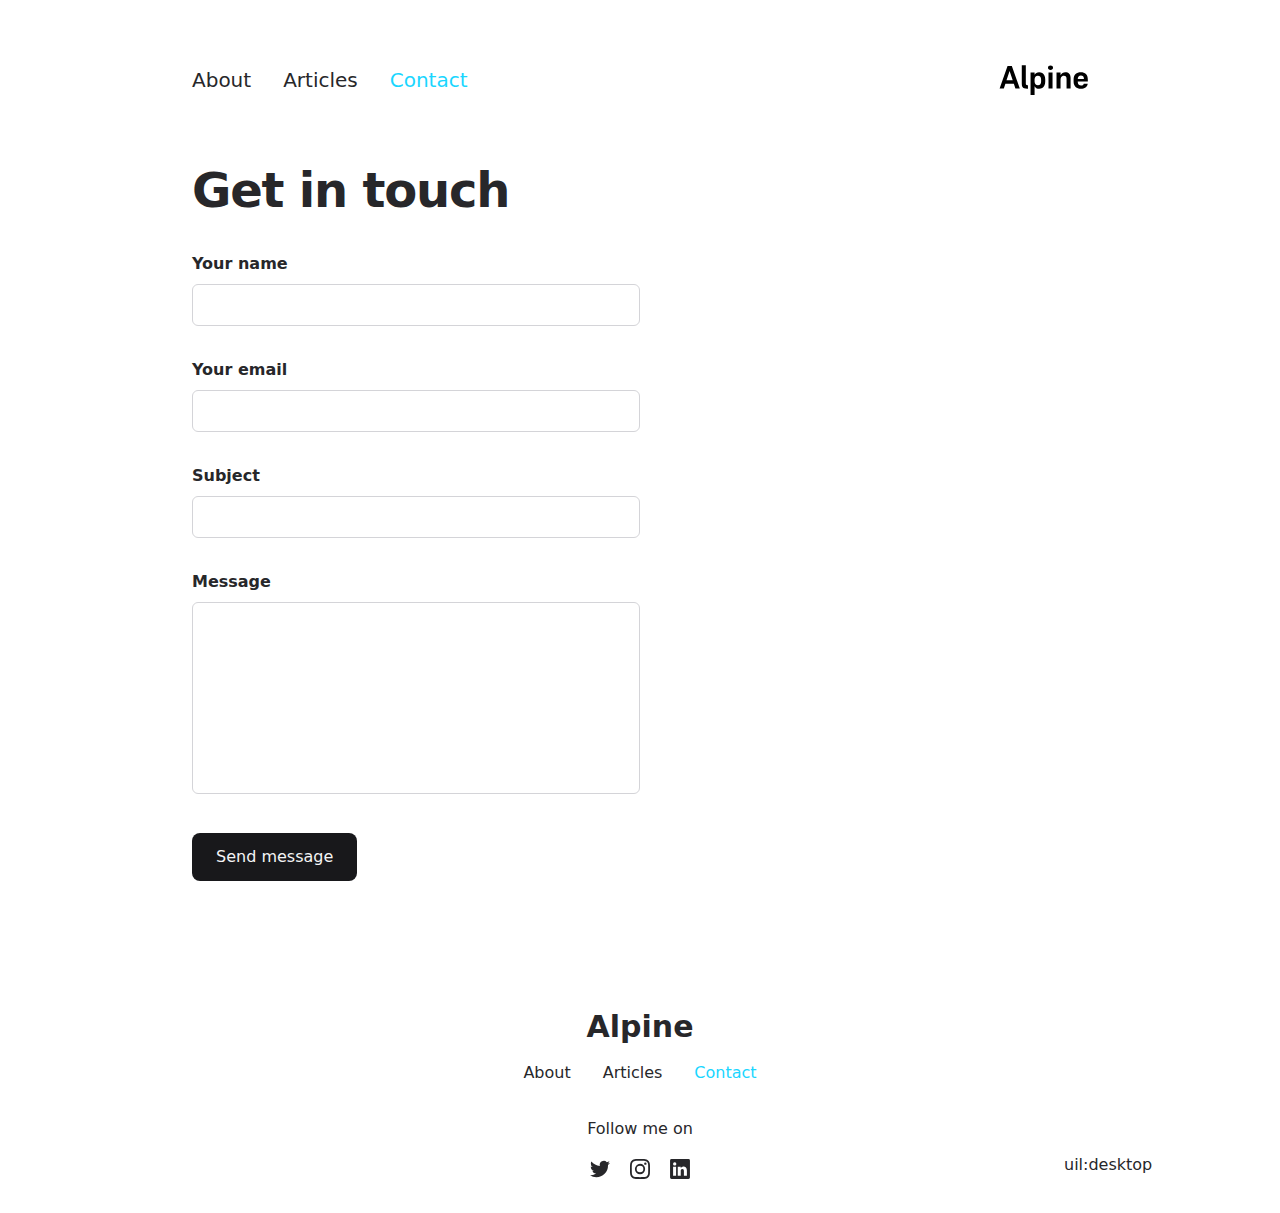
<file: contact/index.html>
<!DOCTYPE html><html lang="en"><head><meta charset="utf-8">
<meta name="viewport" content="width=device-width, initial-scale=1">
<title>Contact</title>
<meta name="twitter:card" content="summary_large_image">
<meta name="description" content="The minimalist blog theme">
<meta property="og:description" content="The minimalist blog theme">
<meta property="og:image" content="/social-card-preview.png">
<meta property="og:image:width" content="400">
<meta property="og:image:height" content="300">
<meta property="og:image:alt" content="An image showcasing my project.">
<meta property="og:title" content="Contact">
<link rel="preload" as="fetch" crossorigin="anonymous" href="/contact/_payload.json">
<link rel="stylesheet" href="/_nuxt/entry.xdudFr-M.css">
<link rel="stylesheet" href="/_nuxt/DocumentDrivenNotFound.yJa1Kukl.css">
<link rel="stylesheet" href="/_nuxt/ProseH1.gQ3hqBEO.css">
<link rel="stylesheet" href="/_nuxt/ContactForm.odJdVxCg.css">
<link rel="stylesheet" href="/_nuxt/Input._uDCATvp.css">
<link rel="stylesheet" href="/_nuxt/Button.45QrsLPm.css">
<link rel="modulepreload" as="script" crossorigin href="/_nuxt/entry.kBYej6TZ.js">
<link rel="modulepreload" as="script" crossorigin href="/_nuxt/NuxtImg.rYj4hG67.js">
<link rel="modulepreload" as="script" crossorigin href="/_nuxt/document-driven.ajXl42ec.js">
<link rel="modulepreload" as="script" crossorigin href="/_nuxt/DocumentDrivenEmpty.4U1C0Hdi.js">
<link rel="modulepreload" as="script" crossorigin href="/_nuxt/ContentRenderer.gZ6eyxDk.js">
<link rel="modulepreload" as="script" crossorigin href="/_nuxt/ContentRendererMarkdown.vue.Wnk-XvIH.js">
<link rel="modulepreload" as="script" crossorigin href="/_nuxt/DocumentDrivenNotFound.E39XyPko.js">
<link rel="modulepreload" as="script" crossorigin href="/_nuxt/default.Aa0lKSs8.js">
<link rel="modulepreload" as="script" crossorigin href="/_nuxt/ContentRendererMarkdown.NcICwNFv.js">
<link rel="modulepreload" as="script" crossorigin href="/_nuxt/ProseH1.RTkYqz2O.js">
<link rel="modulepreload" as="script" crossorigin href="/_nuxt/ContactForm.8WuJXihl.js">
<link rel="modulepreload" as="script" crossorigin href="/_nuxt/Input.qGGMfp4p.js">
<link rel="modulepreload" as="script" crossorigin href="/_nuxt/Button.3NfniWyC.js">
<link rel="prefetch" as="style" href="/_nuxt/article.nQA0MVNo.css">
<link rel="prefetch" as="style" href="/_nuxt/ProseA.Pmk7nWoU.css">
<link rel="prefetch" as="script" crossorigin href="/_nuxt/article.dt3IHeo3.js">
<link rel="prefetch" as="script" crossorigin href="/_nuxt/ProseA.-u-8ik08.js">
<link rel="prefetch" as="script" crossorigin href="/_nuxt/date.3uOv5BcS.js">
<link rel="prefetch" as="script" crossorigin href="/_nuxt/page._Ab13uZA.js">
<link rel="prefetch" as="script" crossorigin href="/_nuxt/client-db.p6xgNh2E.js">
<link rel="prefetch" as="style" href="/_nuxt/useStudio.5vfyueRC.css">
<link rel="prefetch" as="script" crossorigin href="/_nuxt/useStudio.u3G0uny8.js">
<link rel="prefetch" as="style" href="/_nuxt/error-404._LjjY-y0.css">
<link rel="prefetch" as="script" crossorigin href="/_nuxt/error-404.3jm6MtEr.js">
<link rel="prefetch" as="style" href="/_nuxt/error-500.Ke0_YfD7.css">
<link rel="prefetch" as="script" crossorigin href="/_nuxt/error-500.htj3ta3a.js">
<script type="module" src="/_nuxt/entry.kBYej6TZ.js" crossorigin></script><style id="pinceau-runtime-hydratable">@media{.phy[--]{--puid:ZjgyA2-v;}.pv-oAJrtW{max-width:var(--elements-container-maxWidth);padding-left:var(--elements-container-padding-mobile);padding-right:var(--elements-container-padding-mobile);}@media (min-width: 475px){.pv-oAJrtW{padding-left:var(--elements-container-padding-xs);padding-right:var(--elements-container-padding-xs);}}@media (min-width: 640px){.pv-oAJrtW{padding-left:var(--elements-container-padding-sm);padding-right:var(--elements-container-padding-sm);}}@media (min-width: 768px){.pv-oAJrtW{padding-left:var(--elements-container-padding-md);padding-right:var(--elements-container-padding-md);}}} </style><style id="pinceau-theme">@media { :root {--pinceau-mq: initial; --alpine-readableLine: 68ch;--alpine-backdrop-backgroundColor: #f4f4f5b3;--prose-code-inline-padding: 0.2rem 0.375rem 0.2rem 0.375rem;--prose-code-block-backdropFilter: contrast(1);--prose-code-block-border-style: solid;--prose-code-block-border-width: 1px;--prose-tbody-tr-borderBottom-style: dashed;--prose-tbody-tr-borderBottom-width: 1px;--prose-th-textAlign: inherit;--prose-thead-borderBottom-style: solid;--prose-thead-borderBottom-width: 1px;--prose-thead-border-style: solid;--prose-thead-border-width: 0px;--prose-table-textAlign: start;--prose-hr-width: 1px;--prose-hr-style: solid;--prose-li-listStylePosition: outside;--prose-ol-li-markerColor: currentColor;--prose-ol-paddingInlineStart: 21px;--prose-ol-listStyleType: decimal;--prose-ul-li-markerColor: currentColor;--prose-ul-paddingInlineStart: 21px;--prose-ul-listStyleType: disc;--prose-blockquote-border-style: solid;--prose-blockquote-border-width: 4px;--prose-blockquote-quotes: '201C' '201D' '2018' '2019';--prose-blockquote-paddingInlineStart: 24px;--prose-a-code-color-hover: currentColor;--prose-a-code-color-static: currentColor;--prose-a-hasCode-borderBottom: none;--prose-a-border-distance: 2px;--prose-a-border-color-hover: currentColor;--prose-a-border-color-static: currentColor;--prose-a-border-style-hover: solid;--prose-a-border-style-static: dashed;--prose-a-border-width: 1px;--prose-a-color-static: inherit;--prose-a-textDecoration: none;--prose-h6-margin: 3rem 0 2rem;--prose-h5-margin: 3rem 0 2rem;--prose-h4-margin: 3rem 0 2rem;--prose-h3-margin: 3rem 0 2rem;--prose-h2-margin: 3rem 0 2rem;--prose-h1-margin: 0 0 2rem;--prose-p-fontSize: 18px;--typography-lead-loose: 2;--typography-lead-relaxed: 1.625;--typography-lead-normal: 1.5;--typography-lead-snug: 1.375;--typography-lead-tight: 1.25;--typography-lead-none: 1;--typography-lead-10: 2.5rem;--typography-lead-9: 2.25rem;--typography-lead-8: 2rem;--typography-lead-7: 1.75rem;--typography-lead-6: 1.5rem;--typography-lead-5: 1.25rem;--typography-lead-4: 1rem;--typography-lead-3: .75rem;--typography-lead-2: .5rem;--typography-lead-1: .025rem;--typography-fontWeight-black: 900;--typography-fontWeight-extrabold: 800;--typography-fontWeight-bold: 700;--typography-fontWeight-semibold: 600;--typography-fontWeight-medium: 500;--typography-fontWeight-normal: 400;--typography-fontWeight-light: 300;--typography-fontWeight-extralight: 200;--typography-fontWeight-thin: 100;--typography-fontSize-9xl: 128px;--typography-fontSize-8xl: 96px;--typography-fontSize-7xl: 72px;--typography-fontSize-6xl: 60px;--typography-fontSize-5xl: 48px;--typography-fontSize-4xl: 36px;--typography-fontSize-3xl: 30px;--typography-fontSize-2xl: 24px;--typography-fontSize-xl: 20px;--typography-fontSize-lg: 18px;--typography-fontSize-base: 16px;--typography-fontSize-sm: 14px;--typography-fontSize-xs: 12px;--typography-letterSpacing-wide: 0.025em;--typography-letterSpacing-tight: -0.025em;--typography-verticalMargin-base: 24px;--typography-verticalMargin-sm: 16px;--elements-border-secondary-hover: [object Object];--elements-backdrop-background: #fffc;--elements-backdrop-filter: saturate(200%) blur(20px);--elements-container-maxWidth: 64rem;--lead-loose: 2;--lead-relaxed: 1.625;--lead-normal: 1.5;--lead-snug: 1.375;--lead-tight: 1.25;--lead-none: 1;--lead-10: 2.5rem;--lead-9: 2.25rem;--lead-8: 2rem;--lead-7: 1.75rem;--lead-6: 1.5rem;--lead-5: 1.25rem;--lead-4: 1rem;--lead-3: .75rem;--lead-2: .5rem;--lead-1: .025rem;--letterSpacing-widest: 0.1em;--letterSpacing-wider: 0.05em;--letterSpacing-wide: 0.025em;--letterSpacing-normal: 0em;--letterSpacing-tight: -0.025em;--letterSpacing-tighter: -0.05em;--fontSize-9xl: 8rem;--fontSize-8xl: 6rem;--fontSize-7xl: 4.5rem;--fontSize-6xl: 3.75rem;--fontSize-5xl: 3rem;--fontSize-4xl: 2.25rem;--fontSize-3xl: 1.875rem;--fontSize-2xl: 1.5rem;--fontSize-xl: 1.25rem;--fontSize-lg: 1.125rem;--fontSize-base: 1rem;--fontSize-sm: 0.875rem;--fontSize-xs: 0.75rem;--fontWeight-black: 900;--fontWeight-extrabold: 800;--fontWeight-bold: 700;--fontWeight-semibold: 600;--fontWeight-medium: 500;--fontWeight-normal: 400;--fontWeight-light: 300;--fontWeight-extralight: 200;--fontWeight-thin: 100;--font-mono: ui-monospace, SFMono-Regular, Menlo, Monaco, Consolas, Liberation Mono, Courier New, monospace;--font-serif: ui-serif, Georgia, Cambria, Times New Roman, Times, serif;--font-sans: ui-sans-serif, system-ui, -apple-system, BlinkMacSystemFont, Segoe UI, Roboto, Helvetica Neue, Arial, Noto Sans, sans-serif, Apple Color Emoji, Segoe UI Emoji, Segoe UI Symbol, Noto Color Emoji;--opacity-total: 1;--opacity-high: 0.8;--opacity-medium: 0.5;--opacity-soft: 0.3;--opacity-light: 0.15;--opacity-bright: 0.1;--opacity-noOpacity: 0;--borderWidth-lg: 3px;--borderWidth-md: 2px;--borderWidth-sm: 1px;--borderWidth-noBorder: 0;--space-rem-875: 0.875rem;--space-rem-625: 0.625rem;--space-rem-375: 0.375rem;--space-rem-125: 0.125rem;--space-px: 1px;--space-128: 32rem;--space-96: 24rem;--space-80: 20rem;--space-72: 18rem;--space-64: 16rem;--space-60: 15rem;--space-56: 14rem;--space-52: 13rem;--space-48: 12rem;--space-44: 11rem;--space-40: 10rem;--space-36: 9rem;--space-32: 8rem;--space-28: 7rem;--space-24: 6rem;--space-20: 5rem;--space-16: 4rem;--space-14: 3.5rem;--space-12: 3rem;--space-11: 2.75rem;--space-10: 2.5rem;--space-9: 2.25rem;--space-8: 2rem;--space-7: 1.75rem;--space-6: 1.5rem;--space-5: 1.25rem;--space-4: 1rem;--space-3: 0.75rem;--space-2: 0.5rem;--space-1: 0.25rem;--space-0: 0px;--size-full: 100%;--size-7xl: 80rem;--size-6xl: 72rem;--size-5xl: 64rem;--size-4xl: 56rem;--size-3xl: 48rem;--size-2xl: 42rem;--size-xl: 36rem;--size-lg: 32rem;--size-md: 28rem;--size-sm: 24rem;--size-xs: 20rem;--size-200: 200px;--size-104: 104px;--size-80: 80px;--size-64: 64px;--size-56: 56px;--size-48: 48px;--size-40: 40px;--size-32: 32px;--size-24: 24px;--size-20: 20px;--size-16: 16px;--size-12: 12px;--size-8: 8px;--size-6: 6px;--size-4: 4px;--size-2: 2px;--size-0: 0px;--radii-full: 9999px;--radii-3xl: 1.75rem;--radii-2xl: 1.5rem;--radii-xl: 1rem;--radii-lg: 0.75rem;--radii-md: 0.5rem;--radii-sm: 0.375rem;--radii-xs: 0.25rem;--radii-2xs: 0.125rem;--radii-none: 0px;--shadow-none: 0px 0px 0px 0px transparent;--shadow-lg: 0px 10px 15px -3px #000000, 0px 4px 6px -4px #000000;--shadow-md: 0px 4px 6px -1px #000000, 0px 2px 4px -2px #000000;--shadow-sm: 0px 1px 3px 0px #000000, 0px 1px 2px -1px #000000;--shadow-xs: 0px 1px 2px 0px #000000;--height-screen: 100vh;--width-screen: 100vw;--color-primary-900: #002e38;--color-primary-800: #005c70;--color-primary-700: #008aa9;--color-primary-600: #00b9e1;--color-primary-500: #1ad6ff;--color-primary-400: #40ddff;--color-primary-300: #66e4ff;--color-primary-200: #8deaff;--color-primary-100: #b3f1ff;--color-primary-50: #d9f8ff;--color-ruby-900: #380011;--color-ruby-800: #700021;--color-ruby-700: #a90032;--color-ruby-600: #e10043;--color-ruby-500: #ff1a5e;--color-ruby-400: #ff4079;--color-ruby-300: #ff6694;--color-ruby-200: #ff8dae;--color-ruby-100: #ffb3c9;--color-ruby-50: #ffd9e4;--color-pink-900: #380025;--color-pink-800: #70004b;--color-pink-700: #a90070;--color-pink-600: #e10095;--color-pink-500: #ff1ab2;--color-pink-400: #ff40bf;--color-pink-300: #ff66cc;--color-pink-200: #ff8dd8;--color-pink-100: #ffb3e5;--color-pink-50: #ffd9f2;--color-purple-900: #190038;--color-purple-800: #330070;--color-purple-700: #4c00a9;--color-purple-600: #6500e1;--color-purple-500: #811aff;--color-purple-400: #9640ff;--color-purple-300: #ab66ff;--color-purple-200: #c08dff;--color-purple-100: #d5b3ff;--color-purple-50: #ead9ff;--color-royalblue-900: #0b0531;--color-royalblue-800: #160a62;--color-royalblue-700: #211093;--color-royalblue-600: #2c15c4;--color-royalblue-500: #4127e8;--color-royalblue-400: #614bec;--color-royalblue-300: #806ff0;--color-royalblue-200: #a093f3;--color-royalblue-100: #c0b7f7;--color-royalblue-50: #dfdbfb;--color-indigoblue-900: #001238;--color-indigoblue-800: #002370;--color-indigoblue-700: #0035a9;--color-indigoblue-600: #0047e1;--color-indigoblue-500: #1a62ff;--color-indigoblue-400: #407cff;--color-indigoblue-300: #6696ff;--color-indigoblue-200: #8db0ff;--color-indigoblue-100: #b3cbff;--color-indigoblue-50: #d9e5ff;--color-blue-900: #002438;--color-blue-800: #004870;--color-blue-700: #006ca9;--color-blue-600: #0090e1;--color-blue-500: #1aadff;--color-blue-400: #40bbff;--color-blue-300: #66c8ff;--color-blue-200: #8dd6ff;--color-blue-100: #b3e4ff;--color-blue-50: #d9f1ff;--color-lightblue-900: #002e38;--color-lightblue-800: #005c70;--color-lightblue-700: #008aa9;--color-lightblue-600: #00b9e1;--color-lightblue-500: #1ad6ff;--color-lightblue-400: #40ddff;--color-lightblue-300: #66e4ff;--color-lightblue-200: #8deaff;--color-lightblue-100: #b3f1ff;--color-lightblue-50: #d9f8ff;--color-teal-900: #062a28;--color-teal-800: #0b544f;--color-teal-700: #117d77;--color-teal-600: #16a79e;--color-teal-500: #1cd1c6;--color-teal-400: #36e4da;--color-teal-300: #5fe9e1;--color-teal-200: #87efe9;--color-teal-100: #aff4f0;--color-teal-50: #d7faf8;--color-pear-900: #2a2b09;--color-pear-800: #545512;--color-pear-700: #7e801b;--color-pear-600: #a8aa24;--color-pear-500: #d0d32f;--color-pear-400: #d8da52;--color-pear-300: #e0e274;--color-pear-200: #e8e997;--color-pear-100: #eff0ba;--color-pear-50: #f7f8dc;--color-red-900: #380300;--color-red-800: #700700;--color-red-700: #a90a00;--color-red-600: #e10e00;--color-red-500: #ff281a;--color-red-400: #ff4c40;--color-red-300: #ff7066;--color-red-200: #ff948d;--color-red-100: #ffb7b3;--color-red-50: #ffdbd9;--color-orange-900: #381800;--color-orange-800: #702f00;--color-orange-700: #a94700;--color-orange-600: #e15e00;--color-orange-500: #ff7a1a;--color-orange-400: #ff9040;--color-orange-300: #ffa666;--color-orange-200: #ffbd8d;--color-orange-100: #ffd3b3;--color-orange-50: #ffe9d9;--color-yellow-900: #362b03;--color-yellow-800: #6d5605;--color-yellow-700: #a38108;--color-yellow-600: #daac0a;--color-yellow-500: #f5c828;--color-yellow-400: #f7d14c;--color-yellow-300: #f8da70;--color-yellow-200: #fae393;--color-yellow-100: #fcedb7;--color-yellow-50: #fdf6db;--color-green-900: #003f25;--color-green-800: #005e38;--color-green-700: #007e4a;--color-green-600: #009d5d;--color-green-500: #00bd6f;--color-green-400: #00dc82;--color-green-300: #30ffaa;--color-green-200: #83ffcc;--color-green-100: #acffdd;--color-green-50: #d6ffee;--color-gray-900: #18181B;--color-gray-800: #27272A;--color-gray-700: #3f3f46;--color-gray-600: #52525B;--color-gray-500: #71717A;--color-gray-400: #a1a1aa;--color-gray-300: #D4d4d8;--color-gray-200: #e4e4e7;--color-gray-100: #f4f4f5;--color-gray-50: #fafafa;--color-black: #0c0c0d;--color-white: #FFFFFF;--media-portrait: only screen and (orientation: portrait);--media-landscape: only screen and (orientation: landscape);--media-rm: (prefers-reduced-motion: reduce);--media-2xl: (min-width: 1536px);--media-xl: (min-width: 1280px);--media-lg: (min-width: 1024px);--media-md: (min-width: 768px);--media-sm: (min-width: 640px);--media-xs: (min-width: 475px);--alpine-body-color: var(--color-gray-800);--alpine-body-backgroundColor: var(--color-white);--prose-code-inline-fontWeight: var(--typography-fontWeight-normal);--prose-code-inline-fontSize: var(--typography-fontSize-sm);--prose-code-inline-borderRadius: var(--radii-xs);--prose-code-block-pre-padding: var(--typography-verticalMargin-sm);--prose-code-block-margin: var(--typography-verticalMargin-base) 0;--prose-code-block-fontSize: var(--typography-fontSize-sm);--prose-tbody-code-inline-fontSize: var(--typography-fontSize-sm);--prose-tbody-td-padding: var(--typography-verticalMargin-sm);--prose-th-fontWeight: var(--typography-fontWeight-semibold);--prose-th-padding: 0 var(--typography-verticalMargin-sm) var(--typography-verticalMargin-sm) var(--typography-verticalMargin-sm);--prose-table-lineHeight: var(--typography-lead-6);--prose-table-fontSize: var(--typography-fontSize-sm);--prose-table-margin: var(--typography-verticalMargin-base) 0;--prose-hr-margin: var(--typography-verticalMargin-base) 0;--prose-li-margin: var(--typography-verticalMargin-sm) 0;--prose-ol-margin: var(--typography-verticalMargin-base) 0;--prose-ul-margin: var(--typography-verticalMargin-base) 0;--prose-blockquote-margin: var(--typography-verticalMargin-base) 0;--prose-a-code-border-style: var(--prose-a-border-style-static);--prose-a-code-border-width: var(--prose-a-border-width);--prose-a-fontWeight: var(--typography-fontWeight-medium);--prose-img-margin: var(--typography-verticalMargin-base) 0;--prose-strong-fontWeight: var(--typography-fontWeight-semibold);--prose-h6-iconSize: var(--typography-fontSize-base);--prose-h6-fontWeight: var(--typography-fontWeight-semibold);--prose-h6-lineHeight: var(--typography-lead-normal);--prose-h6-fontSize: var(--typography-fontSize-lg);--prose-h5-iconSize: var(--typography-fontSize-lg);--prose-h5-fontWeight: var(--typography-fontWeight-semibold);--prose-h5-lineHeight: var(--typography-lead-snug);--prose-h5-fontSize: var(--typography-fontSize-xl);--prose-h4-iconSize: var(--typography-fontSize-lg);--prose-h4-letterSpacing: var(--typography-letterSpacing-tight);--prose-h4-fontWeight: var(--typography-fontWeight-semibold);--prose-h4-lineHeight: var(--typography-lead-snug);--prose-h4-fontSize: var(--typography-fontSize-2xl);--prose-h3-iconSize: var(--typography-fontSize-xl);--prose-h3-letterSpacing: var(--typography-letterSpacing-tight);--prose-h3-fontWeight: var(--typography-fontWeight-semibold);--prose-h3-lineHeight: var(--typography-lead-snug);--prose-h3-fontSize: var(--typography-fontSize-3xl);--prose-h2-iconSize: var(--typography-fontSize-2xl);--prose-h2-letterSpacing: var(--typography-letterSpacing-tight);--prose-h2-fontWeight: var(--typography-fontWeight-semibold);--prose-h2-lineHeight: var(--typography-lead-tight);--prose-h2-fontSize: var(--typography-fontSize-4xl);--prose-h1-iconSize: var(--typography-fontSize-3xl);--prose-h1-letterSpacing: var(--typography-letterSpacing-tight);--prose-h1-fontWeight: var(--typography-fontWeight-bold);--prose-h1-lineHeight: var(--typography-lead-tight);--prose-h1-fontSize: var(--typography-fontSize-5xl);--prose-p-br-margin: var(--typography-verticalMargin-base) 0 0 0;--prose-p-margin: var(--typography-verticalMargin-base) 0;--prose-p-lineHeight: var(--typography-lead-normal);--typography-color-primary-900: var(--color-primary-900);--typography-color-primary-800: var(--color-primary-800);--typography-color-primary-700: var(--color-primary-700);--typography-color-primary-600: var(--color-primary-600);--typography-color-primary-500: var(--color-primary-500);--typography-color-primary-400: var(--color-primary-400);--typography-color-primary-300: var(--color-primary-300);--typography-color-primary-200: var(--color-primary-200);--typography-color-primary-100: var(--color-primary-100);--typography-color-primary-50: var(--color-primary-50);--typography-font-code: var(--font-mono);--typography-font-body: var(--font-sans);--typography-font-display: var(--font-sans);--typography-body-backgroundColor: var(--color-white);--typography-body-color: var(--color-black);--elements-state-danger-borderColor-secondary: var(--color-red-200);--elements-state-danger-borderColor-primary: var(--color-red-100);--elements-state-danger-backgroundColor-secondary: var(--color-red-100);--elements-state-danger-backgroundColor-primary: var(--color-red-50);--elements-state-danger-color-secondary: var(--color-red-600);--elements-state-danger-color-primary: var(--color-red-500);--elements-state-warning-borderColor-secondary: var(--color-yellow-200);--elements-state-warning-borderColor-primary: var(--color-yellow-100);--elements-state-warning-backgroundColor-secondary: var(--color-yellow-100);--elements-state-warning-backgroundColor-primary: var(--color-yellow-50);--elements-state-warning-color-secondary: var(--color-yellow-700);--elements-state-warning-color-primary: var(--color-yellow-600);--elements-state-success-borderColor-secondary: var(--color-green-200);--elements-state-success-borderColor-primary: var(--color-green-100);--elements-state-success-backgroundColor-secondary: var(--color-green-100);--elements-state-success-backgroundColor-primary: var(--color-green-50);--elements-state-success-color-secondary: var(--color-green-600);--elements-state-success-color-primary: var(--color-green-500);--elements-state-info-borderColor-secondary: var(--color-blue-200);--elements-state-info-borderColor-primary: var(--color-blue-100);--elements-state-info-backgroundColor-secondary: var(--color-blue-100);--elements-state-info-backgroundColor-primary: var(--color-blue-50);--elements-state-info-color-secondary: var(--color-blue-600);--elements-state-info-color-primary: var(--color-blue-500);--elements-state-primary-borderColor-secondary: var(--color-primary-200);--elements-state-primary-borderColor-primary: var(--color-primary-100);--elements-state-primary-backgroundColor-secondary: var(--color-primary-100);--elements-state-primary-backgroundColor-primary: var(--color-primary-50);--elements-state-primary-color-secondary: var(--color-primary-700);--elements-state-primary-color-primary: var(--color-primary-600);--elements-surface-secondary-backgroundColor: var(--color-gray-200);--elements-surface-primary-backgroundColor: var(--color-gray-100);--elements-surface-background-base: var(--color-gray-100);--elements-border-secondary-static: var(--color-gray-200);--elements-border-primary-hover: var(--color-gray-200);--elements-border-primary-static: var(--color-gray-100);--elements-container-padding-md: var(--space-16);--elements-container-padding-sm: var(--space-12);--elements-container-padding-xs: var(--space-8);--elements-container-padding-mobile: var(--space-6);--elements-text-secondary-color-hover: var(--color-gray-700);--elements-text-secondary-color-static: var(--color-gray-500);--elements-text-primary-color-static: var(--color-gray-900);--text-6xl-lineHeight: var(--lead-none);--text-6xl-fontSize: var(--fontSize-6xl);--text-5xl-lineHeight: var(--lead-none);--text-5xl-fontSize: var(--fontSize-5xl);--text-4xl-lineHeight: var(--lead-10);--text-4xl-fontSize: var(--fontSize-4xl);--text-3xl-lineHeight: var(--lead-9);--text-3xl-fontSize: var(--fontSize-3xl);--text-2xl-lineHeight: var(--lead-8);--text-2xl-fontSize: var(--fontSize-2xl);--text-xl-lineHeight: var(--lead-7);--text-xl-fontSize: var(--fontSize-xl);--text-lg-lineHeight: var(--lead-7);--text-lg-fontSize: var(--fontSize-lg);--text-base-lineHeight: var(--lead-6);--text-base-fontSize: var(--fontSize-base);--text-sm-lineHeight: var(--lead-5);--text-sm-fontSize: var(--fontSize-sm);--text-xs-lineHeight: var(--lead-4);--text-xs-fontSize: var(--fontSize-xs);--shadow-2xl: 0px 25px 50px -12px var(--color-gray-900);--shadow-xl: 0px 20px 25px -5px var(--color-gray-400), 0px 8px 10px -6px #000000;--color-secondary-900: var(--color-gray-900);--color-secondary-800: var(--color-gray-800);--color-secondary-700: var(--color-gray-700);--color-secondary-600: var(--color-gray-600);--color-secondary-500: var(--color-gray-500);--color-secondary-400: var(--color-gray-400);--color-secondary-300: var(--color-gray-300);--color-secondary-200: var(--color-gray-200);--color-secondary-100: var(--color-gray-100);--color-secondary-50: var(--color-gray-50);--prose-a-code-background-hover: var(--typography-color-primary-50);--prose-a-code-border-color-hover: var(--typography-color-primary-500);--prose-a-color-hover: var(--typography-color-primary-500);--typography-color-secondary-900: var(--color-secondary-900);--typography-color-secondary-800: var(--color-secondary-800);--typography-color-secondary-700: var(--color-secondary-700);--typography-color-secondary-600: var(--color-secondary-600);--typography-color-secondary-500: var(--color-secondary-500);--typography-color-secondary-400: var(--color-secondary-400);--typography-color-secondary-300: var(--color-secondary-300);--typography-color-secondary-200: var(--color-secondary-200);--typography-color-secondary-100: var(--color-secondary-100);--typography-color-secondary-50: var(--color-secondary-50);--prose-code-inline-backgroundColor: var(--typography-color-secondary-100);--prose-code-inline-color: var(--typography-color-secondary-700);--prose-code-block-backgroundColor: var(--typography-color-secondary-100);--prose-code-block-color: var(--typography-color-secondary-700);--prose-code-block-border-color: var(--typography-color-secondary-200);--prose-tbody-tr-borderBottom-color: var(--typography-color-secondary-200);--prose-th-color: var(--typography-color-secondary-600);--prose-thead-borderBottom-color: var(--typography-color-secondary-200);--prose-thead-border-color: var(--typography-color-secondary-300);--prose-hr-color: var(--typography-color-secondary-200);--prose-blockquote-border-color: var(--typography-color-secondary-200);--prose-blockquote-color: var(--typography-color-secondary-500);--prose-a-code-border-color-static: var(--typography-color-secondary-400); } }@media { :root.dark {--pinceau-mq: dark; --alpine-backdrop-backgroundColor: #18181bb3;--prose-code-block-backdropFilter: contrast(1);--prose-ol-li-markerColor: currentColor;--prose-ul-li-markerColor: currentColor;--prose-a-code-color-hover: currentColor;--prose-a-code-color-static: currentColor;--prose-a-border-color-hover: currentColor;--prose-a-border-color-static: currentColor;--prose-a-color-static: inherit;--elements-backdrop-background: #0c0d0ccc;--alpine-body-color: var(--color-gray-200);--alpine-body-backgroundColor: var(--color-black);--typography-body-backgroundColor: var(--color-black);--typography-body-color: var(--color-white);--elements-state-danger-borderColor-secondary: var(--color-red-700);--elements-state-danger-borderColor-primary: var(--color-red-800);--elements-state-danger-backgroundColor-secondary: var(--color-red-800);--elements-state-danger-backgroundColor-primary: var(--color-red-900);--elements-state-danger-color-secondary: var(--color-red-200);--elements-state-danger-color-primary: var(--color-red-300);--elements-state-warning-borderColor-secondary: var(--color-yellow-700);--elements-state-warning-borderColor-primary: var(--color-yellow-800);--elements-state-warning-backgroundColor-secondary: var(--color-yellow-800);--elements-state-warning-backgroundColor-primary: var(--color-yellow-900);--elements-state-warning-color-secondary: var(--color-yellow-200);--elements-state-warning-color-primary: var(--color-yellow-400);--elements-state-success-borderColor-secondary: var(--color-green-700);--elements-state-success-borderColor-primary: var(--color-green-800);--elements-state-success-backgroundColor-secondary: var(--color-green-800);--elements-state-success-backgroundColor-primary: var(--color-green-900);--elements-state-success-color-secondary: var(--color-green-200);--elements-state-success-color-primary: var(--color-green-400);--elements-state-info-borderColor-secondary: var(--color-blue-700);--elements-state-info-borderColor-primary: var(--color-blue-800);--elements-state-info-backgroundColor-secondary: var(--color-blue-800);--elements-state-info-backgroundColor-primary: var(--color-blue-900);--elements-state-info-color-secondary: var(--color-blue-200);--elements-state-info-color-primary: var(--color-blue-400);--elements-state-primary-borderColor-secondary: var(--color-primary-700);--elements-state-primary-borderColor-primary: var(--color-primary-800);--elements-state-primary-backgroundColor-secondary: var(--color-primary-800);--elements-state-primary-backgroundColor-primary: var(--color-primary-900);--elements-state-primary-color-secondary: var(--color-primary-200);--elements-state-primary-color-primary: var(--color-primary-400);--elements-surface-secondary-backgroundColor: var(--color-gray-800);--elements-surface-primary-backgroundColor: var(--color-gray-900);--elements-surface-background-base: var(--color-gray-900);--elements-border-secondary-static: var(--color-gray-800);--elements-border-primary-hover: var(--color-gray-800);--elements-border-primary-static: var(--color-gray-900);--elements-text-secondary-color-hover: var(--color-gray-200);--elements-text-secondary-color-static: var(--color-gray-400);--elements-text-primary-color-static: var(--color-gray-50);--prose-a-code-background-hover: var(--typography-color-primary-900);--prose-a-code-border-color-hover: var(--typography-color-primary-600);--prose-a-color-hover: var(--typography-color-primary-400);--prose-code-inline-backgroundColor: var(--typography-color-secondary-800);--prose-code-inline-color: var(--typography-color-secondary-200);--prose-code-block-backgroundColor: var(--typography-color-secondary-900);--prose-code-block-color: var(--typography-color-secondary-200);--prose-code-block-border-color: var(--typography-color-secondary-800);--prose-tbody-tr-borderBottom-color: var(--typography-color-secondary-800);--prose-th-color: var(--typography-color-secondary-400);--prose-thead-borderBottom-color: var(--typography-color-secondary-800);--prose-thead-border-color: var(--typography-color-secondary-600);--prose-hr-color: var(--typography-color-secondary-800);--prose-blockquote-border-color: var(--typography-color-secondary-700);--prose-blockquote-color: var(--typography-color-secondary-400);--prose-a-code-border-color-static: var(--typography-color-secondary-600); } }</style><script>"use strict";(()=>{const a=window,e=document.documentElement,m=["dark","light"],c=window&&window.localStorage&&window.localStorage.getItem&&window.localStorage.getItem("nuxt-color-mode")||"system";let n=c==="system"?d():c;const l=e.getAttribute("data-color-mode-forced");l&&(n=l),i(n),a["__NUXT_COLOR_MODE__"]={preference:c,value:n,getColorScheme:d,addColorScheme:i,removeColorScheme:f};function i(o){const t=""+o+"",s="";e.classList?e.classList.add(t):e.className+=" "+t,s&&e.setAttribute("data-"+s,o)}function f(o){const t=""+o+"",s="";e.classList?e.classList.remove(t):e.className=e.className.replace(new RegExp(t,"g"),""),s&&e.removeAttribute("data-"+s)}function r(o){return a.matchMedia("(prefers-color-scheme"+o+")")}function d(){if(a.matchMedia&&r("").media!=="not all"){for(const o of m)if(r(":"+o).matches)return o}return"light"}})();
</script></head><body><div id="__nuxt"><div class="container pv-oAJrtW pc-ZjgyA2 app-layout" data-v-5fe637ed data-v-65048bf3><!--[--><div class="nuxt-progress" style="width:0%;height:3px;opacity:0;background-size:Infinity% auto;" data-v-5fe637ed></div><header class="right" data-v-5fe637ed data-v-582dfb86><div class="menu" data-v-582dfb86><button aria-label="Navigation Menu" data-v-582dfb86><svg width="24" height="24" viewBox="0 0 68 68" fill="currentColor" xmlns="http://www.w3.org/2000/svg" data-v-582dfb86><path d="M8 34C8 32.1362 8 31.2044 8.30448 30.4693C8.71046 29.4892 9.48915 28.7105 10.4693 28.3045C11.2044 28 12.1362 28 14 28C15.8638 28 16.7956 28 17.5307 28.3045C18.5108 28.7105 19.2895 29.4892 19.6955 30.4693C20 31.2044 20 32.1362 20 34C20 35.8638 20 36.7956 19.6955 37.5307C19.2895 38.5108 18.5108 39.2895 17.5307 39.6955C16.7956 40 15.8638 40 14 40C12.1362 40 11.2044 40 10.4693 39.6955C9.48915 39.2895 8.71046 38.5108 8.30448 37.5307C8 36.7956 8 35.8638 8 34Z" data-v-582dfb86></path><path d="M28 34C28 32.1362 28 31.2044 28.3045 30.4693C28.7105 29.4892 29.4892 28.7105 30.4693 28.3045C31.2044 28 32.1362 28 34 28C35.8638 28 36.7956 28 37.5307 28.3045C38.5108 28.7105 39.2895 29.4892 39.6955 30.4693C40 31.2044 40 32.1362 40 34C40 35.8638 40 36.7956 39.6955 37.5307C39.2895 38.5108 38.5108 39.2895 37.5307 39.6955C36.7956 40 35.8638 40 34 40C32.1362 40 31.2044 40 30.4693 39.6955C29.4892 39.2895 28.7105 38.5108 28.3045 37.5307C28 36.7956 28 35.8638 28 34Z" data-v-582dfb86></path><path d="M48 34C48 32.1362 48 31.2044 48.3045 30.4693C48.7105 29.4892 49.4892 28.7105 50.4693 28.3045C51.2044 28 52.1362 28 54 28C55.8638 28 56.7956 28 57.5307 28.3045C58.5108 28.7105 59.2895 29.4892 59.6955 30.4693C60 31.2044 60 32.1362 60 34C60 35.8638 60 36.7956 59.6955 37.5307C59.2895 38.5108 58.5108 39.2895 57.5307 39.6955C56.7956 40 55.8638 40 54 40C52.1362 40 51.2044 40 50.4693 39.6955C49.4892 39.2895 48.7105 38.5108 48.3045 37.5307C48 36.7956 48 35.8638 48 34Z" data-v-582dfb86></path></svg></button></div><div class="overlay" data-v-582dfb86><nav data-v-582dfb86 data-v-230745d5><ul data-v-230745d5><!--[--><li data-v-230745d5><a href="/" class="" data-v-230745d5><span class="underline-fx" data-v-230745d5></span> About</a></li><li data-v-230745d5><a href="/articles" class="" data-v-230745d5><span class="underline-fx" data-v-230745d5></span> Articles</a></li><li data-v-230745d5><a aria-current="page" href="/contact" class="router-link-active router-link-exact-active" data-v-230745d5><span class="underline-fx" data-v-230745d5></span> Contact</a></li><!--]--></ul></nav></div><div class="logo" data-v-582dfb86><a href="/" class="" data-v-582dfb86><img src="/logo-dark.svg" class="dark-img" alt="alpine" width="89" height="31" data-v-582dfb86><img src="/logo.svg" class="light-img" alt="alpine" width="89" height="31" data-v-582dfb86></a></div><div class="main-nav" data-v-582dfb86><nav data-v-582dfb86 data-v-230745d5><ul data-v-230745d5><!--[--><li data-v-230745d5><a href="/" class="" data-v-230745d5><span class="underline-fx" data-v-230745d5></span> About</a></li><li data-v-230745d5><a href="/articles" class="" data-v-230745d5><span class="underline-fx" data-v-230745d5></span> Articles</a></li><li data-v-230745d5><a aria-current="page" href="/contact" class="router-link-active router-link-exact-active" data-v-230745d5><span class="underline-fx" data-v-230745d5></span> Contact</a></li><!--]--></ul></nav></div></header><!--[--><div class="document-driven-page"><main><!--[--><div><h1 id="get-in-touch" data-v-00feaeaa><a aria-current="page" href="/contact#get-in-touch" class="router-link-active router-link-exact-active" data-v-00feaeaa><!--[-->Get in touch<!--]--><!----></a></h1><form class="contact-form" method="POST" action data-v-5fb0aa32><div class="inputs" data-v-5fb0aa32><!--[--><div data-v-5fb0aa32 data-v-22c91886><label for="name" data-v-22c91886>Your name</label><input id="name" name="name" value="" type="text" placeholder="" data-v-22c91886></div><div data-v-5fb0aa32 data-v-22c91886><label for="email" data-v-22c91886>Your email</label><input id="email" name="email" value="" type="email" placeholder="" data-v-22c91886></div><div data-v-5fb0aa32 data-v-22c91886><label for="subject" data-v-22c91886>Subject</label><input id="subject" name="subject" value="" type="text" placeholder="" data-v-22c91886></div><div data-v-5fb0aa32 data-v-22c91886><label for="message" data-v-22c91886>Message</label><textarea id="message" name="message" type="textarea" placeholder="" data-v-22c91886></textarea></div><!--]--></div><div data-v-5fb0aa32><button type="submit" disabled data-v-5fb0aa32 data-v-4f081307><!--[-->Send message<!--]--></button></div></form></div><!--]--></main></div><!--]--><footer class="center" data-v-5fe637ed data-v-f71af22f><a href="https://www.github.com/nuxt-themes/alpine" rel="noopener noreferrer" class="credits" data-v-f71af22f>Alpine</a><div class="navigation" data-v-f71af22f><nav data-v-f71af22f data-v-230745d5><ul data-v-230745d5><!--[--><li data-v-230745d5><a href="/" class="" data-v-230745d5><span class="underline-fx" data-v-230745d5></span> About</a></li><li data-v-230745d5><a href="/articles" class="" data-v-230745d5><span class="underline-fx" data-v-230745d5></span> Articles</a></li><li data-v-230745d5><a aria-current="page" href="/contact" class="router-link-active router-link-exact-active" data-v-230745d5><span class="underline-fx" data-v-230745d5></span> Contact</a></li><!--]--></ul></nav></div><p class="message" data-v-f71af22f>Follow me on</p><div class="icons" data-v-f71af22f><div class="social" data-v-f71af22f><!--[--><a href="https://twitter.com/nuxtlabs" rel="noopener noreferrer" target="_blank" title="nuxtlabs" aria-label="nuxtlabs" data-v-3c407c87><svg xmlns="http://www.w3.org/2000/svg" xmlns:xlink="http://www.w3.org/1999/xlink" aria-hidden="true" role="img" class="icon" data-v-3c407c87 style="" width="1em" height="1em" viewBox="0 0 24 24" data-v-60a64bd7><path fill="currentColor" d="M22 5.8a8.49 8.49 0 0 1-2.36.64a4.13 4.13 0 0 0 1.81-2.27a8.21 8.21 0 0 1-2.61 1a4.1 4.1 0 0 0-7 3.74a11.64 11.64 0 0 1-8.45-4.29a4.16 4.16 0 0 0-.55 2.07a4.09 4.09 0 0 0 1.82 3.41a4.05 4.05 0 0 1-1.86-.51v.05a4.1 4.1 0 0 0 3.3 4a3.93 3.93 0 0 1-1.1.17a4.9 4.9 0 0 1-.77-.07a4.11 4.11 0 0 0 3.83 2.84A8.22 8.22 0 0 1 3 18.34a7.93 7.93 0 0 1-1-.06a11.57 11.57 0 0 0 6.29 1.85A11.59 11.59 0 0 0 20 8.45v-.53a8.43 8.43 0 0 0 2-2.12"/></svg></a><a href="https://instagram.com/atinuxt" rel="noopener noreferrer" target="_blank" title="atinuxt" aria-label="atinuxt" data-v-3c407c87><svg xmlns="http://www.w3.org/2000/svg" xmlns:xlink="http://www.w3.org/1999/xlink" aria-hidden="true" role="img" class="icon" data-v-3c407c87 style="" width="1em" height="1em" viewBox="0 0 24 24" data-v-60a64bd7><path fill="currentColor" d="M17.34 5.46a1.2 1.2 0 1 0 1.2 1.2a1.2 1.2 0 0 0-1.2-1.2m4.6 2.42a7.59 7.59 0 0 0-.46-2.43a4.94 4.94 0 0 0-1.16-1.77a4.7 4.7 0 0 0-1.77-1.15a7.3 7.3 0 0 0-2.43-.47C15.06 2 14.72 2 12 2s-3.06 0-4.12.06a7.3 7.3 0 0 0-2.43.47a4.78 4.78 0 0 0-1.77 1.15a4.7 4.7 0 0 0-1.15 1.77a7.3 7.3 0 0 0-.47 2.43C2 8.94 2 9.28 2 12s0 3.06.06 4.12a7.3 7.3 0 0 0 .47 2.43a4.7 4.7 0 0 0 1.15 1.77a4.78 4.78 0 0 0 1.77 1.15a7.3 7.3 0 0 0 2.43.47C8.94 22 9.28 22 12 22s3.06 0 4.12-.06a7.3 7.3 0 0 0 2.43-.47a4.7 4.7 0 0 0 1.77-1.15a4.85 4.85 0 0 0 1.16-1.77a7.59 7.59 0 0 0 .46-2.43c0-1.06.06-1.4.06-4.12s0-3.06-.06-4.12M20.14 16a5.61 5.61 0 0 1-.34 1.86a3.06 3.06 0 0 1-.75 1.15a3.19 3.19 0 0 1-1.15.75a5.61 5.61 0 0 1-1.86.34c-1 .05-1.37.06-4 .06s-3 0-4-.06a5.73 5.73 0 0 1-1.94-.3a3.27 3.27 0 0 1-1.1-.75a3 3 0 0 1-.74-1.15a5.54 5.54 0 0 1-.4-1.9c0-1-.06-1.37-.06-4s0-3 .06-4a5.54 5.54 0 0 1 .35-1.9A3 3 0 0 1 5 5a3.14 3.14 0 0 1 1.1-.8A5.73 5.73 0 0 1 8 3.86c1 0 1.37-.06 4-.06s3 0 4 .06a5.61 5.61 0 0 1 1.86.34a3.06 3.06 0 0 1 1.19.8a3.06 3.06 0 0 1 .75 1.1a5.61 5.61 0 0 1 .34 1.9c.05 1 .06 1.37.06 4s-.01 3-.06 4M12 6.87A5.13 5.13 0 1 0 17.14 12A5.12 5.12 0 0 0 12 6.87m0 8.46A3.33 3.33 0 1 1 15.33 12A3.33 3.33 0 0 1 12 15.33"/></svg></a><a href="https://www.linkedin.com/company/nuxtlabs" rel="noopener noreferrer" target="_blank" title="LinkedIn" aria-label="LinkedIn" data-v-3c407c87><svg xmlns="http://www.w3.org/2000/svg" xmlns:xlink="http://www.w3.org/1999/xlink" aria-hidden="true" role="img" class="icon" data-v-3c407c87 style="" width="1em" height="1em" viewBox="0 0 24 24" data-v-60a64bd7><path fill="currentColor" d="M20.47 2H3.53a1.45 1.45 0 0 0-1.47 1.43v17.14A1.45 1.45 0 0 0 3.53 22h16.94a1.45 1.45 0 0 0 1.47-1.43V3.43A1.45 1.45 0 0 0 20.47 2M8.09 18.74h-3v-9h3ZM6.59 8.48a1.56 1.56 0 1 1 0-3.12a1.57 1.57 0 1 1 0 3.12m12.32 10.26h-3v-4.83c0-1.21-.43-2-1.52-2A1.65 1.65 0 0 0 12.85 13a2 2 0 0 0-.1.73v5h-3v-9h3V11a3 3 0 0 1 2.71-1.5c2 0 3.45 1.29 3.45 4.06Z"/></svg></a><!--]--></div><div class="color-mode-switch" data-v-f71af22f><button aria-label="Color Mode" data-v-f71af22f data-v-589a28fd><span data-v-589a28fd></span></button></div></div></footer><!--]--></div></div><script type="application/json" id="__NUXT_DATA__" data-ssr="true" data-src="/contact/_payload.json">[{"state":1,"once":92,"_errors":94,"serverRendered":65,"path":7,"prerenderedAt":96},["Reactive",2],{"$sdd-pages":3,"$sdd-surrounds":37,"$sdd-globals":61,"$scolor-mode":63,"$sdd-navigation":66,"$sicons":83},["ShallowRef",4],["ShallowReactive",5],{"/contact":6},{"_path":7,"_dir":8,"_draft":9,"_partial":9,"_locale":8,"title":10,"description":8,"layout":11,"body":12,"_type":32,"_id":33,"_source":34,"_file":35,"_extension":36},"/contact","",false,"Contact","default",{"type":13,"children":14,"toc":29},"root",[15,24],{"type":16,"tag":17,"props":18,"children":20},"element","h1",{"id":19},"get-in-touch",[21],{"type":22,"value":23},"text","Get in touch",{"type":16,"tag":25,"props":26,"children":28},"contact-form",{":fields":27},"[{\"type\":\"text\",\"name\":\"name\",\"label\":\"Your name\",\"required\":true},{\"type\":\"email\",\"name\":\"email\",\"label\":\"Your email\",\"required\":true},{\"type\":\"text\",\"name\":\"subject\",\"label\":\"Subject\",\"required\":false},{\"type\":\"textarea\",\"name\":\"message\",\"label\":\"Message\",\"required\":true}]",[],{"title":8,"searchDepth":30,"depth":30,"links":31},2,[],"markdown","content:3.contact.md","content","3.contact.md","md",["ShallowRef",38],["ShallowReactive",39],{"/contact":40},[41,47],{"_path":42,"_dir":8,"_draft":9,"_partial":9,"_locale":8,"title":43,"description":8,"layout":44,"_type":32,"_id":45,"_source":34,"_file":46,"_extension":36},"/articles","Articles","page","content:2.articles.md","2.articles.md",{"_path":48,"_dir":49,"_draft":9,"_partial":9,"_locale":8,"title":50,"description":51,"cover":52,"author":53,"date":57,"layout":58,"_type":32,"_id":59,"_source":34,"_file":60,"_extension":36},"/articles/get-started","articles","Get started with Alpine","Creating a blog with Alpine is a command away, as well as deploying to many platforms.","/articles/get-started.webp",{"name":54,"avatarUrl":55,"link":56},"Sébastien Chopin","https://pbs.twimg.com/profile_images/1042510623962275840/1Iw_Mvud_400x400.jpg","https://twitter.com/atinux","2022-08-23T00:00:00.000Z","article","content:articles:1.get-started.md","articles/1.get-started.md",["ShallowRef",62],{},{"preference":64,"value":64,"unknown":65,"forced":9},"system",true,[67,70,82],{"title":68,"_path":69,"layout":11},"About","/",{"title":43,"_path":42,"children":71,"layout":44},[72,73,76,79],{"title":50,"_path":48,"layout":58},{"title":74,"_path":75,"layout":58},"Configure Alpine","/articles/configure",{"title":77,"_path":78,"layout":58},"Write Articles","/articles/write-articles",{"title":80,"_path":81,"layout":58},"Customize Alpine","/articles/design-tokens",{"title":10,"_path":7,"layout":11},{"uil:twitter":84,"uil:instagram":88,"uil:linkedin":90},{"left":85,"top":85,"width":86,"height":86,"rotate":85,"vFlip":9,"hFlip":9,"body":87},0,24,"\u003Cpath fill=\"currentColor\" d=\"M22 5.8a8.49 8.49 0 0 1-2.36.64a4.13 4.13 0 0 0 1.81-2.27a8.21 8.21 0 0 1-2.61 1a4.1 4.1 0 0 0-7 3.74a11.64 11.64 0 0 1-8.45-4.29a4.16 4.16 0 0 0-.55 2.07a4.09 4.09 0 0 0 1.82 3.41a4.05 4.05 0 0 1-1.86-.51v.05a4.1 4.1 0 0 0 3.3 4a3.93 3.93 0 0 1-1.1.17a4.9 4.9 0 0 1-.77-.07a4.11 4.11 0 0 0 3.83 2.84A8.22 8.22 0 0 1 3 18.34a7.93 7.93 0 0 1-1-.06a11.57 11.57 0 0 0 6.29 1.85A11.59 11.59 0 0 0 20 8.45v-.53a8.43 8.43 0 0 0 2-2.12\"/>",{"left":85,"top":85,"width":86,"height":86,"rotate":85,"vFlip":9,"hFlip":9,"body":89},"\u003Cpath fill=\"currentColor\" d=\"M17.34 5.46a1.2 1.2 0 1 0 1.2 1.2a1.2 1.2 0 0 0-1.2-1.2m4.6 2.42a7.59 7.59 0 0 0-.46-2.43a4.94 4.94 0 0 0-1.16-1.77a4.7 4.7 0 0 0-1.77-1.15a7.3 7.3 0 0 0-2.43-.47C15.06 2 14.72 2 12 2s-3.06 0-4.12.06a7.3 7.3 0 0 0-2.43.47a4.78 4.78 0 0 0-1.77 1.15a4.7 4.7 0 0 0-1.15 1.77a7.3 7.3 0 0 0-.47 2.43C2 8.94 2 9.28 2 12s0 3.06.06 4.12a7.3 7.3 0 0 0 .47 2.43a4.7 4.7 0 0 0 1.15 1.77a4.78 4.78 0 0 0 1.77 1.15a7.3 7.3 0 0 0 2.43.47C8.94 22 9.28 22 12 22s3.06 0 4.12-.06a7.3 7.3 0 0 0 2.43-.47a4.7 4.7 0 0 0 1.77-1.15a4.85 4.85 0 0 0 1.16-1.77a7.59 7.59 0 0 0 .46-2.43c0-1.06.06-1.4.06-4.12s0-3.06-.06-4.12M20.14 16a5.61 5.61 0 0 1-.34 1.86a3.06 3.06 0 0 1-.75 1.15a3.19 3.19 0 0 1-1.15.75a5.61 5.61 0 0 1-1.86.34c-1 .05-1.37.06-4 .06s-3 0-4-.06a5.73 5.73 0 0 1-1.94-.3a3.27 3.27 0 0 1-1.1-.75a3 3 0 0 1-.74-1.15a5.54 5.54 0 0 1-.4-1.9c0-1-.06-1.37-.06-4s0-3 .06-4a5.54 5.54 0 0 1 .35-1.9A3 3 0 0 1 5 5a3.14 3.14 0 0 1 1.1-.8A5.73 5.73 0 0 1 8 3.86c1 0 1.37-.06 4-.06s3 0 4 .06a5.61 5.61 0 0 1 1.86.34a3.06 3.06 0 0 1 1.19.8a3.06 3.06 0 0 1 .75 1.1a5.61 5.61 0 0 1 .34 1.9c.05 1 .06 1.37.06 4s-.01 3-.06 4M12 6.87A5.13 5.13 0 1 0 17.14 12A5.12 5.12 0 0 0 12 6.87m0 8.46A3.33 3.33 0 1 1 15.33 12A3.33 3.33 0 0 1 12 15.33\"/>",{"left":85,"top":85,"width":86,"height":86,"rotate":85,"vFlip":9,"hFlip":9,"body":91},"\u003Cpath fill=\"currentColor\" d=\"M20.47 2H3.53a1.45 1.45 0 0 0-1.47 1.43v17.14A1.45 1.45 0 0 0 3.53 22h16.94a1.45 1.45 0 0 0 1.47-1.43V3.43A1.45 1.45 0 0 0 20.47 2M8.09 18.74h-3v-9h3ZM6.59 8.48a1.56 1.56 0 1 1 0-3.12a1.57 1.57 0 1 1 0 3.12m12.32 10.26h-3v-4.83c0-1.21-.43-2-1.52-2A1.65 1.65 0 0 0 12.85 13a2 2 0 0 0-.1.73v5h-3v-9h3V11a3 3 0 0 1 2.71-1.5c2 0 3.45 1.29 3.45 4.06Z\"/>",["Reactive",93],["Set"],["Reactive",95],{},1707153539770]</script>
<script>window.__NUXT__={};window.__NUXT__.config={public:{FORMSPREE_URL:"",plausible:{hashMode:false,trackLocalhost:false,domain:"",apiHost:"https://plausible.io",autoPageviews:true,autoOutboundTracking:false},studio:{apiURL:"https://api.nuxt.studio"},mdc:{components:{prose:true,map:{p:"prose-p",a:"prose-a",blockquote:"prose-blockquote","code-inline":"prose-code-inline",code:"ProseCodeInline",em:"prose-em",h1:"prose-h1",h2:"prose-h2",h3:"prose-h3",h4:"prose-h4",h5:"prose-h5",h6:"prose-h6",hr:"prose-hr",img:"prose-img",ul:"prose-ul",ol:"prose-ol",li:"prose-li",strong:"prose-strong",table:"prose-table",thead:"prose-thead",tbody:"prose-tbody",td:"prose-td",th:"prose-th",tr:"prose-tr"}},headings:{anchorLinks:{h1:false,h2:true,h3:true,h4:true,h5:false,h6:false}}},content:{locales:[],defaultLocale:"",integrity:1707153506474,experimental:{stripQueryParameters:false,advanceQuery:false,clientDB:false},respectPathCase:false,api:{baseURL:"/api/_content"},navigation:{fields:["navTitle","layout"]},tags:{p:"prose-p",a:"prose-a",blockquote:"prose-blockquote","code-inline":"prose-code-inline",code:"ProseCodeInline",em:"prose-em",h1:"prose-h1",h2:"prose-h2",h3:"prose-h3",h4:"prose-h4",h5:"prose-h5",h6:"prose-h6",hr:"prose-hr",img:"prose-img",ul:"prose-ul",ol:"prose-ol",li:"prose-li",strong:"prose-strong",table:"prose-table",thead:"prose-thead",tbody:"prose-tbody",td:"prose-td",th:"prose-th",tr:"prose-tr"},highlight:{theme:{default:"github-light",dark:"github-dark"},preload:["json","js","ts","html","css","vue","diff","shell","markdown","yaml","bash","ini","c","cpp"]},wsUrl:"",documentDriven:{page:true,navigation:true,surround:true,globals:{},layoutFallbacks:["theme"],injectPage:true},host:"",trailingSlash:false,search:"",contentHead:true,anchorLinks:{depth:4,exclude:[1]}}},app:{baseURL:"/",buildAssetsDir:"/_nuxt/",cdnURL:""}}</script></body></html>
</file>
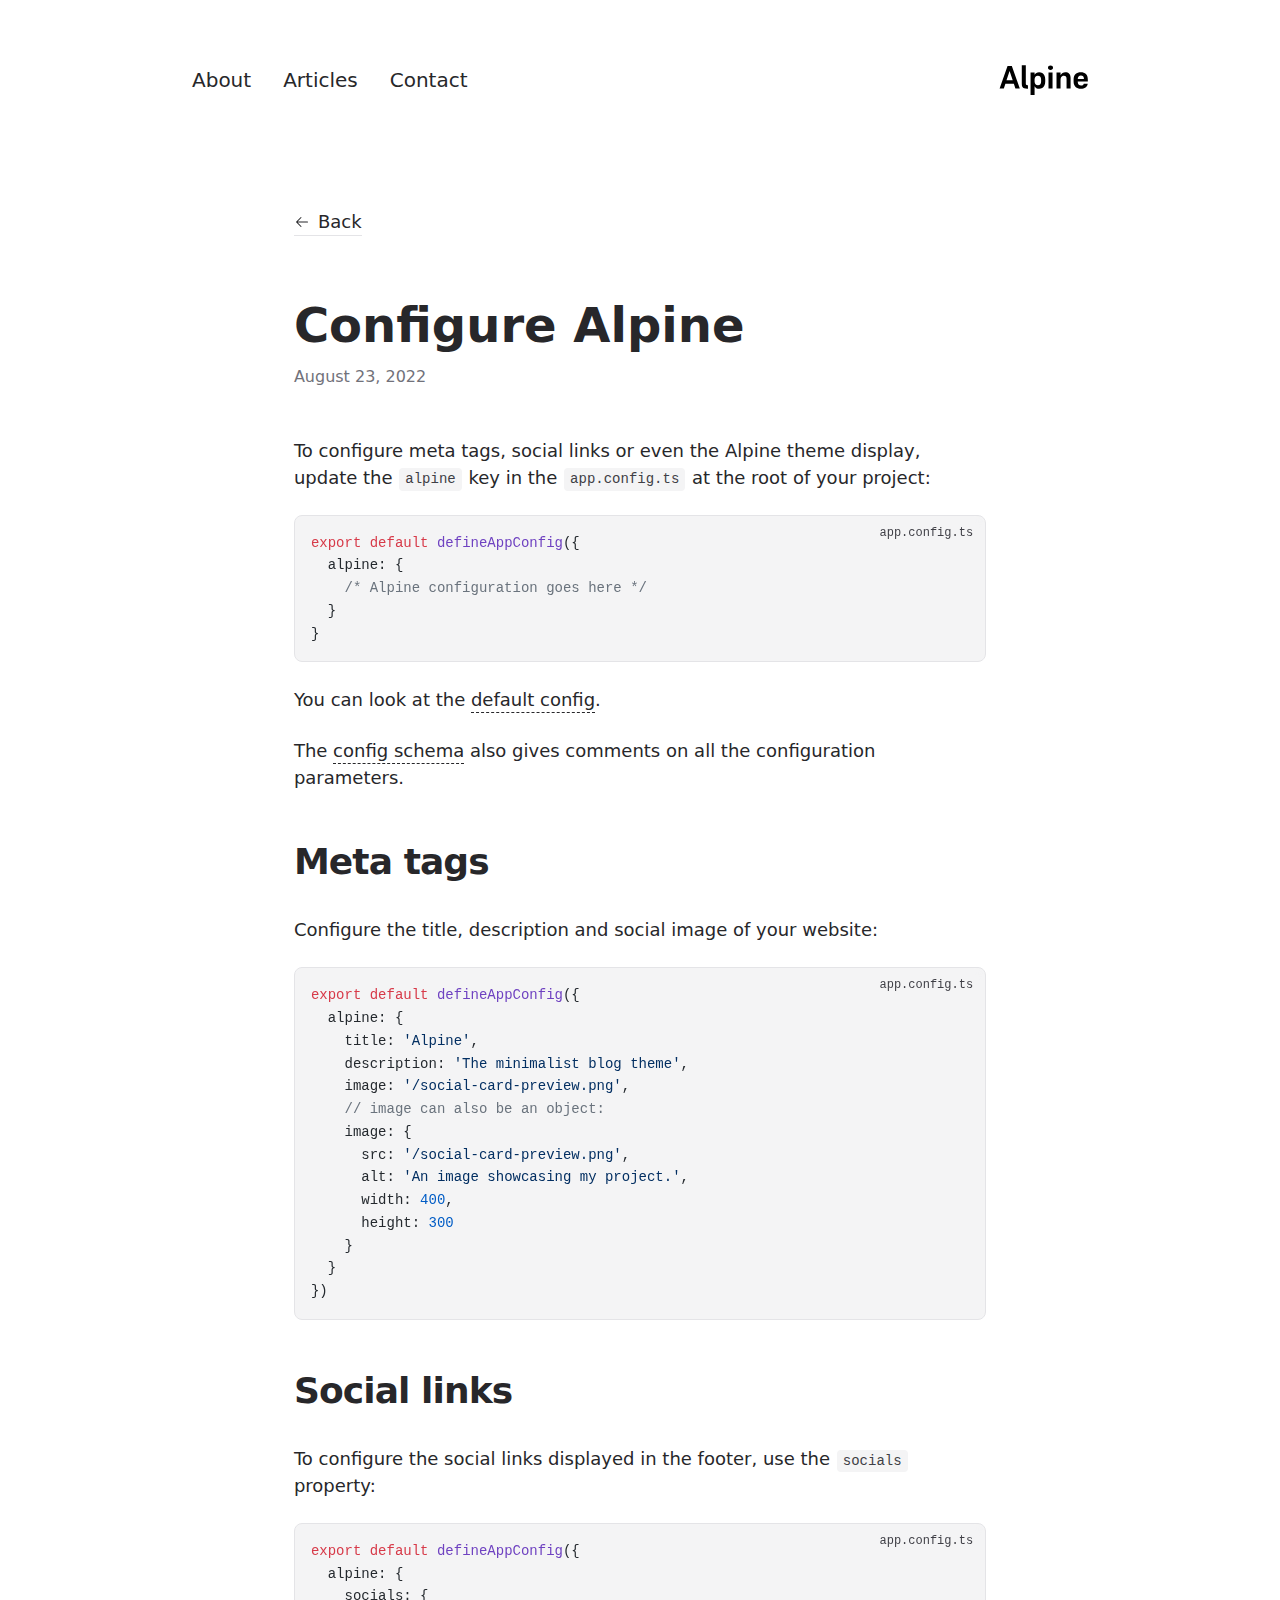
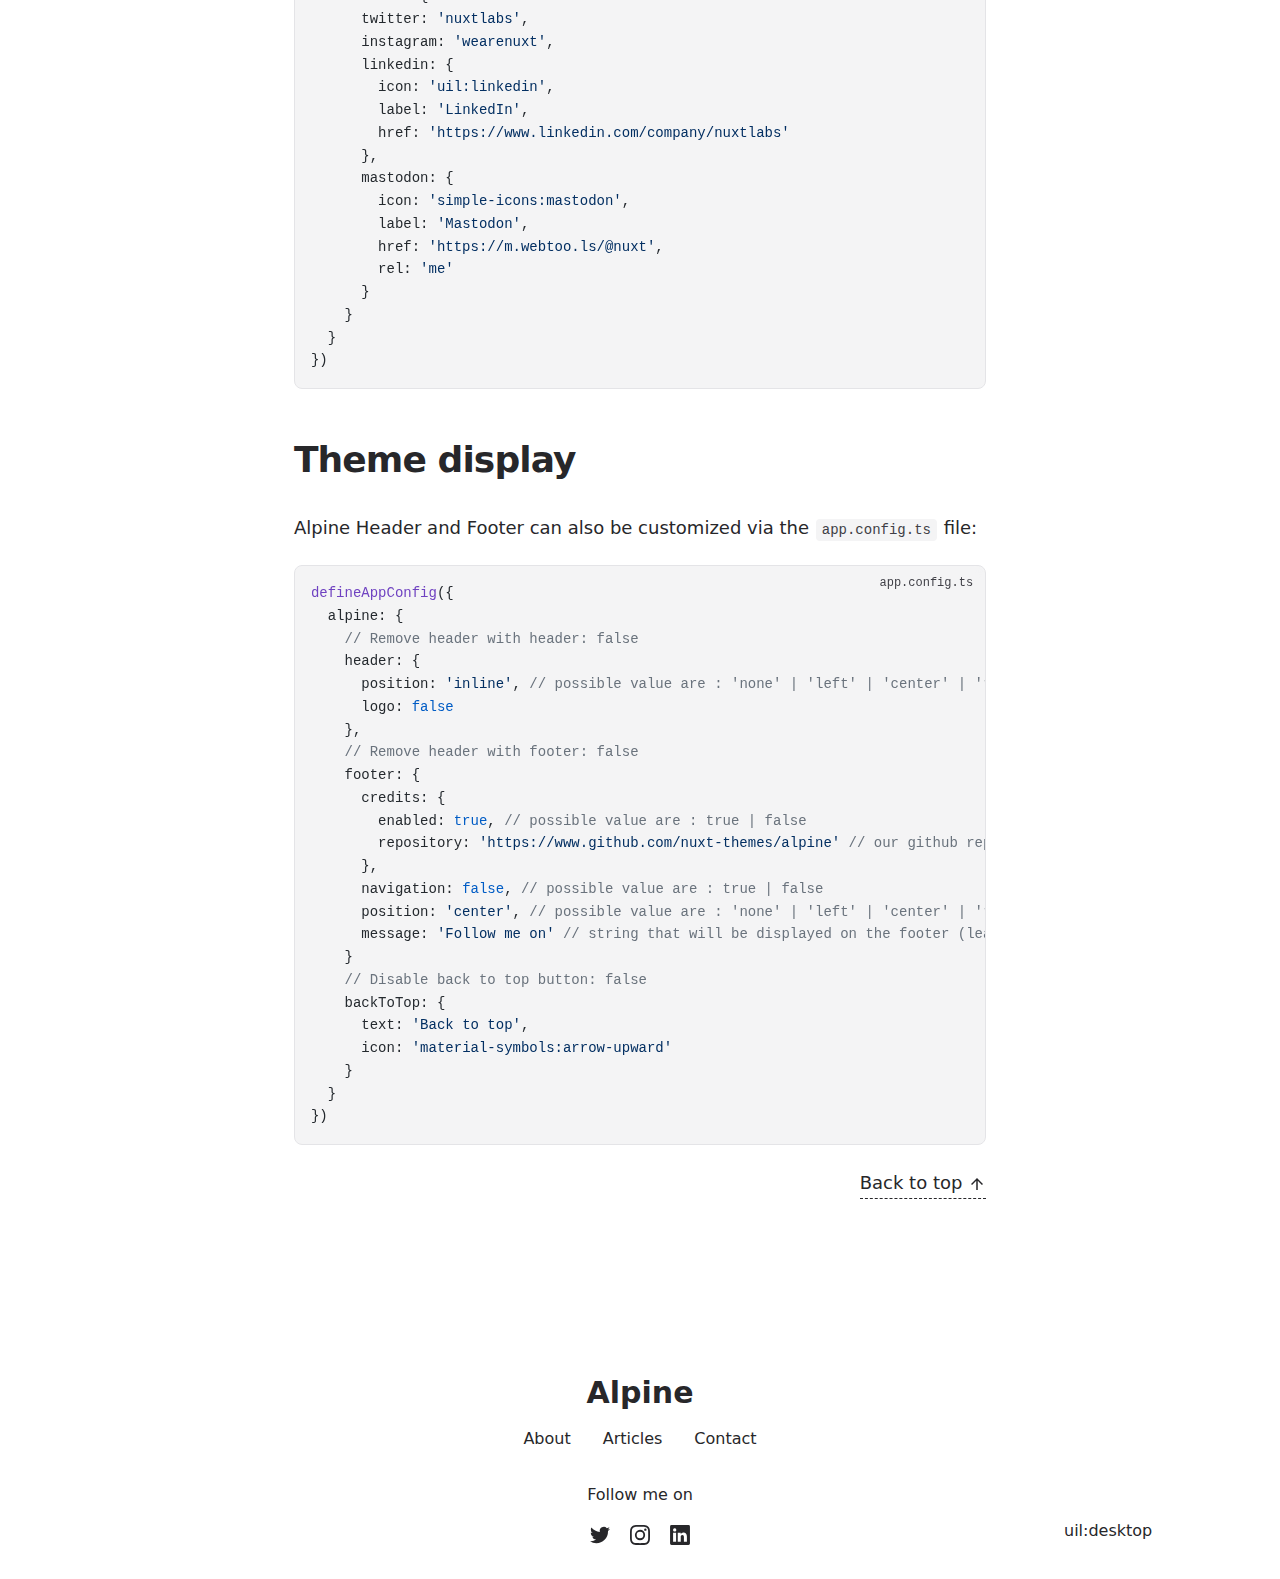
<file: articles/configure/index.html>
<!DOCTYPE html><html lang="en"><head><meta charset="utf-8">
<meta name="viewport" content="width=device-width, initial-scale=1">
<title>Configure Alpine</title>
<meta name="twitter:card" content="summary_large_image">
<meta property="og:image:width" content="400">
<meta property="og:image:height" content="300">
<meta property="og:image:alt" content="An image showcasing my project.">
<meta property="og:title" content="Configure Alpine">
<meta name="description" content="Learn how to configure Alpine with the app.config.ts file.">
<meta property="og:description" content="Learn how to configure Alpine with the app.config.ts file.">
<meta property="og:image" content="/articles/configure-alpine.webp">
<link rel="preload" as="fetch" crossorigin="anonymous" href="/articles/configure/_payload.json">
<link rel="stylesheet" href="/_nuxt/entry.xdudFr-M.css">
<link rel="stylesheet" href="/_nuxt/DocumentDrivenNotFound.yJa1Kukl.css">
<link rel="stylesheet" href="/_nuxt/article.nQA0MVNo.css">
<link rel="stylesheet" href="/_nuxt/ProseA.Pmk7nWoU.css">
<link rel="stylesheet" href="/_nuxt/ProseH1.gQ3hqBEO.css">
<link rel="stylesheet" href="/_nuxt/ProseP.8KV9OGMk.css">
<link rel="stylesheet" href="/_nuxt/ProseCodeInline.KwdU_R1r.css">
<link rel="stylesheet" href="/_nuxt/ProsePre.nIRUQbb-.css">
<link rel="stylesheet" href="/_nuxt/ProseCode.GcfskpID.css">
<link rel="stylesheet" href="/_nuxt/ProseH2.Zz2NreHT.css">
<link rel="modulepreload" as="script" crossorigin href="/_nuxt/entry.kBYej6TZ.js">
<link rel="modulepreload" as="script" crossorigin href="/_nuxt/NuxtImg.rYj4hG67.js">
<link rel="modulepreload" as="script" crossorigin href="/_nuxt/document-driven.ajXl42ec.js">
<link rel="modulepreload" as="script" crossorigin href="/_nuxt/DocumentDrivenEmpty.4U1C0Hdi.js">
<link rel="modulepreload" as="script" crossorigin href="/_nuxt/ContentRenderer.gZ6eyxDk.js">
<link rel="modulepreload" as="script" crossorigin href="/_nuxt/ContentRendererMarkdown.vue.Wnk-XvIH.js">
<link rel="modulepreload" as="script" crossorigin href="/_nuxt/DocumentDrivenNotFound.E39XyPko.js">
<link rel="modulepreload" as="script" crossorigin href="/_nuxt/article.dt3IHeo3.js">
<link rel="modulepreload" as="script" crossorigin href="/_nuxt/ProseA.-u-8ik08.js">
<link rel="modulepreload" as="script" crossorigin href="/_nuxt/date.3uOv5BcS.js">
<link rel="modulepreload" as="script" crossorigin href="/_nuxt/ContentRendererMarkdown.NcICwNFv.js">
<link rel="modulepreload" as="script" crossorigin href="/_nuxt/ProseH1.RTkYqz2O.js">
<link rel="modulepreload" as="script" crossorigin href="/_nuxt/ProseP.Ez2MEDJx.js">
<link rel="modulepreload" as="script" crossorigin href="/_nuxt/ProseCodeInline.XCEkhyZp.js">
<link rel="modulepreload" as="script" crossorigin href="/_nuxt/ProsePre.5FGv0KK8.js">
<link rel="modulepreload" as="script" crossorigin href="/_nuxt/ProseCode.JBRRhz08.js">
<link rel="modulepreload" as="script" crossorigin href="/_nuxt/ProseH2.x8arhvMt.js">
<link rel="prefetch" as="script" crossorigin href="/_nuxt/default.Aa0lKSs8.js">
<link rel="prefetch" as="script" crossorigin href="/_nuxt/page._Ab13uZA.js">
<link rel="prefetch" as="script" crossorigin href="/_nuxt/client-db.p6xgNh2E.js">
<link rel="prefetch" as="style" href="/_nuxt/useStudio.5vfyueRC.css">
<link rel="prefetch" as="script" crossorigin href="/_nuxt/useStudio.u3G0uny8.js">
<link rel="prefetch" as="style" href="/_nuxt/error-404._LjjY-y0.css">
<link rel="prefetch" as="script" crossorigin href="/_nuxt/error-404.3jm6MtEr.js">
<link rel="prefetch" as="style" href="/_nuxt/error-500.Ke0_YfD7.css">
<link rel="prefetch" as="script" crossorigin href="/_nuxt/error-500.htj3ta3a.js">
<script type="module" src="/_nuxt/entry.kBYej6TZ.js" crossorigin></script><style id="pinceau-runtime-hydratable">@media{.phy[--]{--puid:MdZV6a-v;}.pv-v7jeUD{max-width:var(--elements-container-maxWidth);padding-left:var(--elements-container-padding-mobile);padding-right:var(--elements-container-padding-mobile);}@media (min-width: 475px){.pv-v7jeUD{padding-left:var(--elements-container-padding-xs);padding-right:var(--elements-container-padding-xs);}}@media (min-width: 640px){.pv-v7jeUD{padding-left:var(--elements-container-padding-sm);padding-right:var(--elements-container-padding-sm);}}@media (min-width: 768px){.pv-v7jeUD{padding-left:var(--elements-container-padding-md);padding-right:var(--elements-container-padding-md);}}} </style><style id="pinceau-theme">@media { :root {--pinceau-mq: initial; --alpine-readableLine: 68ch;--alpine-backdrop-backgroundColor: #f4f4f5b3;--prose-code-inline-padding: 0.2rem 0.375rem 0.2rem 0.375rem;--prose-code-block-backdropFilter: contrast(1);--prose-code-block-border-style: solid;--prose-code-block-border-width: 1px;--prose-tbody-tr-borderBottom-style: dashed;--prose-tbody-tr-borderBottom-width: 1px;--prose-th-textAlign: inherit;--prose-thead-borderBottom-style: solid;--prose-thead-borderBottom-width: 1px;--prose-thead-border-style: solid;--prose-thead-border-width: 0px;--prose-table-textAlign: start;--prose-hr-width: 1px;--prose-hr-style: solid;--prose-li-listStylePosition: outside;--prose-ol-li-markerColor: currentColor;--prose-ol-paddingInlineStart: 21px;--prose-ol-listStyleType: decimal;--prose-ul-li-markerColor: currentColor;--prose-ul-paddingInlineStart: 21px;--prose-ul-listStyleType: disc;--prose-blockquote-border-style: solid;--prose-blockquote-border-width: 4px;--prose-blockquote-quotes: '201C' '201D' '2018' '2019';--prose-blockquote-paddingInlineStart: 24px;--prose-a-code-color-hover: currentColor;--prose-a-code-color-static: currentColor;--prose-a-hasCode-borderBottom: none;--prose-a-border-distance: 2px;--prose-a-border-color-hover: currentColor;--prose-a-border-color-static: currentColor;--prose-a-border-style-hover: solid;--prose-a-border-style-static: dashed;--prose-a-border-width: 1px;--prose-a-color-static: inherit;--prose-a-textDecoration: none;--prose-h6-margin: 3rem 0 2rem;--prose-h5-margin: 3rem 0 2rem;--prose-h4-margin: 3rem 0 2rem;--prose-h3-margin: 3rem 0 2rem;--prose-h2-margin: 3rem 0 2rem;--prose-h1-margin: 0 0 2rem;--prose-p-fontSize: 18px;--typography-lead-loose: 2;--typography-lead-relaxed: 1.625;--typography-lead-normal: 1.5;--typography-lead-snug: 1.375;--typography-lead-tight: 1.25;--typography-lead-none: 1;--typography-lead-10: 2.5rem;--typography-lead-9: 2.25rem;--typography-lead-8: 2rem;--typography-lead-7: 1.75rem;--typography-lead-6: 1.5rem;--typography-lead-5: 1.25rem;--typography-lead-4: 1rem;--typography-lead-3: .75rem;--typography-lead-2: .5rem;--typography-lead-1: .025rem;--typography-fontWeight-black: 900;--typography-fontWeight-extrabold: 800;--typography-fontWeight-bold: 700;--typography-fontWeight-semibold: 600;--typography-fontWeight-medium: 500;--typography-fontWeight-normal: 400;--typography-fontWeight-light: 300;--typography-fontWeight-extralight: 200;--typography-fontWeight-thin: 100;--typography-fontSize-9xl: 128px;--typography-fontSize-8xl: 96px;--typography-fontSize-7xl: 72px;--typography-fontSize-6xl: 60px;--typography-fontSize-5xl: 48px;--typography-fontSize-4xl: 36px;--typography-fontSize-3xl: 30px;--typography-fontSize-2xl: 24px;--typography-fontSize-xl: 20px;--typography-fontSize-lg: 18px;--typography-fontSize-base: 16px;--typography-fontSize-sm: 14px;--typography-fontSize-xs: 12px;--typography-letterSpacing-wide: 0.025em;--typography-letterSpacing-tight: -0.025em;--typography-verticalMargin-base: 24px;--typography-verticalMargin-sm: 16px;--elements-border-secondary-hover: [object Object];--elements-backdrop-background: #fffc;--elements-backdrop-filter: saturate(200%) blur(20px);--elements-container-maxWidth: 64rem;--lead-loose: 2;--lead-relaxed: 1.625;--lead-normal: 1.5;--lead-snug: 1.375;--lead-tight: 1.25;--lead-none: 1;--lead-10: 2.5rem;--lead-9: 2.25rem;--lead-8: 2rem;--lead-7: 1.75rem;--lead-6: 1.5rem;--lead-5: 1.25rem;--lead-4: 1rem;--lead-3: .75rem;--lead-2: .5rem;--lead-1: .025rem;--letterSpacing-widest: 0.1em;--letterSpacing-wider: 0.05em;--letterSpacing-wide: 0.025em;--letterSpacing-normal: 0em;--letterSpacing-tight: -0.025em;--letterSpacing-tighter: -0.05em;--fontSize-9xl: 8rem;--fontSize-8xl: 6rem;--fontSize-7xl: 4.5rem;--fontSize-6xl: 3.75rem;--fontSize-5xl: 3rem;--fontSize-4xl: 2.25rem;--fontSize-3xl: 1.875rem;--fontSize-2xl: 1.5rem;--fontSize-xl: 1.25rem;--fontSize-lg: 1.125rem;--fontSize-base: 1rem;--fontSize-sm: 0.875rem;--fontSize-xs: 0.75rem;--fontWeight-black: 900;--fontWeight-extrabold: 800;--fontWeight-bold: 700;--fontWeight-semibold: 600;--fontWeight-medium: 500;--fontWeight-normal: 400;--fontWeight-light: 300;--fontWeight-extralight: 200;--fontWeight-thin: 100;--font-mono: ui-monospace, SFMono-Regular, Menlo, Monaco, Consolas, Liberation Mono, Courier New, monospace;--font-serif: ui-serif, Georgia, Cambria, Times New Roman, Times, serif;--font-sans: ui-sans-serif, system-ui, -apple-system, BlinkMacSystemFont, Segoe UI, Roboto, Helvetica Neue, Arial, Noto Sans, sans-serif, Apple Color Emoji, Segoe UI Emoji, Segoe UI Symbol, Noto Color Emoji;--opacity-total: 1;--opacity-high: 0.8;--opacity-medium: 0.5;--opacity-soft: 0.3;--opacity-light: 0.15;--opacity-bright: 0.1;--opacity-noOpacity: 0;--borderWidth-lg: 3px;--borderWidth-md: 2px;--borderWidth-sm: 1px;--borderWidth-noBorder: 0;--space-rem-875: 0.875rem;--space-rem-625: 0.625rem;--space-rem-375: 0.375rem;--space-rem-125: 0.125rem;--space-px: 1px;--space-128: 32rem;--space-96: 24rem;--space-80: 20rem;--space-72: 18rem;--space-64: 16rem;--space-60: 15rem;--space-56: 14rem;--space-52: 13rem;--space-48: 12rem;--space-44: 11rem;--space-40: 10rem;--space-36: 9rem;--space-32: 8rem;--space-28: 7rem;--space-24: 6rem;--space-20: 5rem;--space-16: 4rem;--space-14: 3.5rem;--space-12: 3rem;--space-11: 2.75rem;--space-10: 2.5rem;--space-9: 2.25rem;--space-8: 2rem;--space-7: 1.75rem;--space-6: 1.5rem;--space-5: 1.25rem;--space-4: 1rem;--space-3: 0.75rem;--space-2: 0.5rem;--space-1: 0.25rem;--space-0: 0px;--size-full: 100%;--size-7xl: 80rem;--size-6xl: 72rem;--size-5xl: 64rem;--size-4xl: 56rem;--size-3xl: 48rem;--size-2xl: 42rem;--size-xl: 36rem;--size-lg: 32rem;--size-md: 28rem;--size-sm: 24rem;--size-xs: 20rem;--size-200: 200px;--size-104: 104px;--size-80: 80px;--size-64: 64px;--size-56: 56px;--size-48: 48px;--size-40: 40px;--size-32: 32px;--size-24: 24px;--size-20: 20px;--size-16: 16px;--size-12: 12px;--size-8: 8px;--size-6: 6px;--size-4: 4px;--size-2: 2px;--size-0: 0px;--radii-full: 9999px;--radii-3xl: 1.75rem;--radii-2xl: 1.5rem;--radii-xl: 1rem;--radii-lg: 0.75rem;--radii-md: 0.5rem;--radii-sm: 0.375rem;--radii-xs: 0.25rem;--radii-2xs: 0.125rem;--radii-none: 0px;--shadow-none: 0px 0px 0px 0px transparent;--shadow-lg: 0px 10px 15px -3px #000000, 0px 4px 6px -4px #000000;--shadow-md: 0px 4px 6px -1px #000000, 0px 2px 4px -2px #000000;--shadow-sm: 0px 1px 3px 0px #000000, 0px 1px 2px -1px #000000;--shadow-xs: 0px 1px 2px 0px #000000;--height-screen: 100vh;--width-screen: 100vw;--color-primary-900: #002e38;--color-primary-800: #005c70;--color-primary-700: #008aa9;--color-primary-600: #00b9e1;--color-primary-500: #1ad6ff;--color-primary-400: #40ddff;--color-primary-300: #66e4ff;--color-primary-200: #8deaff;--color-primary-100: #b3f1ff;--color-primary-50: #d9f8ff;--color-ruby-900: #380011;--color-ruby-800: #700021;--color-ruby-700: #a90032;--color-ruby-600: #e10043;--color-ruby-500: #ff1a5e;--color-ruby-400: #ff4079;--color-ruby-300: #ff6694;--color-ruby-200: #ff8dae;--color-ruby-100: #ffb3c9;--color-ruby-50: #ffd9e4;--color-pink-900: #380025;--color-pink-800: #70004b;--color-pink-700: #a90070;--color-pink-600: #e10095;--color-pink-500: #ff1ab2;--color-pink-400: #ff40bf;--color-pink-300: #ff66cc;--color-pink-200: #ff8dd8;--color-pink-100: #ffb3e5;--color-pink-50: #ffd9f2;--color-purple-900: #190038;--color-purple-800: #330070;--color-purple-700: #4c00a9;--color-purple-600: #6500e1;--color-purple-500: #811aff;--color-purple-400: #9640ff;--color-purple-300: #ab66ff;--color-purple-200: #c08dff;--color-purple-100: #d5b3ff;--color-purple-50: #ead9ff;--color-royalblue-900: #0b0531;--color-royalblue-800: #160a62;--color-royalblue-700: #211093;--color-royalblue-600: #2c15c4;--color-royalblue-500: #4127e8;--color-royalblue-400: #614bec;--color-royalblue-300: #806ff0;--color-royalblue-200: #a093f3;--color-royalblue-100: #c0b7f7;--color-royalblue-50: #dfdbfb;--color-indigoblue-900: #001238;--color-indigoblue-800: #002370;--color-indigoblue-700: #0035a9;--color-indigoblue-600: #0047e1;--color-indigoblue-500: #1a62ff;--color-indigoblue-400: #407cff;--color-indigoblue-300: #6696ff;--color-indigoblue-200: #8db0ff;--color-indigoblue-100: #b3cbff;--color-indigoblue-50: #d9e5ff;--color-blue-900: #002438;--color-blue-800: #004870;--color-blue-700: #006ca9;--color-blue-600: #0090e1;--color-blue-500: #1aadff;--color-blue-400: #40bbff;--color-blue-300: #66c8ff;--color-blue-200: #8dd6ff;--color-blue-100: #b3e4ff;--color-blue-50: #d9f1ff;--color-lightblue-900: #002e38;--color-lightblue-800: #005c70;--color-lightblue-700: #008aa9;--color-lightblue-600: #00b9e1;--color-lightblue-500: #1ad6ff;--color-lightblue-400: #40ddff;--color-lightblue-300: #66e4ff;--color-lightblue-200: #8deaff;--color-lightblue-100: #b3f1ff;--color-lightblue-50: #d9f8ff;--color-teal-900: #062a28;--color-teal-800: #0b544f;--color-teal-700: #117d77;--color-teal-600: #16a79e;--color-teal-500: #1cd1c6;--color-teal-400: #36e4da;--color-teal-300: #5fe9e1;--color-teal-200: #87efe9;--color-teal-100: #aff4f0;--color-teal-50: #d7faf8;--color-pear-900: #2a2b09;--color-pear-800: #545512;--color-pear-700: #7e801b;--color-pear-600: #a8aa24;--color-pear-500: #d0d32f;--color-pear-400: #d8da52;--color-pear-300: #e0e274;--color-pear-200: #e8e997;--color-pear-100: #eff0ba;--color-pear-50: #f7f8dc;--color-red-900: #380300;--color-red-800: #700700;--color-red-700: #a90a00;--color-red-600: #e10e00;--color-red-500: #ff281a;--color-red-400: #ff4c40;--color-red-300: #ff7066;--color-red-200: #ff948d;--color-red-100: #ffb7b3;--color-red-50: #ffdbd9;--color-orange-900: #381800;--color-orange-800: #702f00;--color-orange-700: #a94700;--color-orange-600: #e15e00;--color-orange-500: #ff7a1a;--color-orange-400: #ff9040;--color-orange-300: #ffa666;--color-orange-200: #ffbd8d;--color-orange-100: #ffd3b3;--color-orange-50: #ffe9d9;--color-yellow-900: #362b03;--color-yellow-800: #6d5605;--color-yellow-700: #a38108;--color-yellow-600: #daac0a;--color-yellow-500: #f5c828;--color-yellow-400: #f7d14c;--color-yellow-300: #f8da70;--color-yellow-200: #fae393;--color-yellow-100: #fcedb7;--color-yellow-50: #fdf6db;--color-green-900: #003f25;--color-green-800: #005e38;--color-green-700: #007e4a;--color-green-600: #009d5d;--color-green-500: #00bd6f;--color-green-400: #00dc82;--color-green-300: #30ffaa;--color-green-200: #83ffcc;--color-green-100: #acffdd;--color-green-50: #d6ffee;--color-gray-900: #18181B;--color-gray-800: #27272A;--color-gray-700: #3f3f46;--color-gray-600: #52525B;--color-gray-500: #71717A;--color-gray-400: #a1a1aa;--color-gray-300: #D4d4d8;--color-gray-200: #e4e4e7;--color-gray-100: #f4f4f5;--color-gray-50: #fafafa;--color-black: #0c0c0d;--color-white: #FFFFFF;--media-portrait: only screen and (orientation: portrait);--media-landscape: only screen and (orientation: landscape);--media-rm: (prefers-reduced-motion: reduce);--media-2xl: (min-width: 1536px);--media-xl: (min-width: 1280px);--media-lg: (min-width: 1024px);--media-md: (min-width: 768px);--media-sm: (min-width: 640px);--media-xs: (min-width: 475px);--alpine-body-color: var(--color-gray-800);--alpine-body-backgroundColor: var(--color-white);--prose-code-inline-fontWeight: var(--typography-fontWeight-normal);--prose-code-inline-fontSize: var(--typography-fontSize-sm);--prose-code-inline-borderRadius: var(--radii-xs);--prose-code-block-pre-padding: var(--typography-verticalMargin-sm);--prose-code-block-margin: var(--typography-verticalMargin-base) 0;--prose-code-block-fontSize: var(--typography-fontSize-sm);--prose-tbody-code-inline-fontSize: var(--typography-fontSize-sm);--prose-tbody-td-padding: var(--typography-verticalMargin-sm);--prose-th-fontWeight: var(--typography-fontWeight-semibold);--prose-th-padding: 0 var(--typography-verticalMargin-sm) var(--typography-verticalMargin-sm) var(--typography-verticalMargin-sm);--prose-table-lineHeight: var(--typography-lead-6);--prose-table-fontSize: var(--typography-fontSize-sm);--prose-table-margin: var(--typography-verticalMargin-base) 0;--prose-hr-margin: var(--typography-verticalMargin-base) 0;--prose-li-margin: var(--typography-verticalMargin-sm) 0;--prose-ol-margin: var(--typography-verticalMargin-base) 0;--prose-ul-margin: var(--typography-verticalMargin-base) 0;--prose-blockquote-margin: var(--typography-verticalMargin-base) 0;--prose-a-code-border-style: var(--prose-a-border-style-static);--prose-a-code-border-width: var(--prose-a-border-width);--prose-a-fontWeight: var(--typography-fontWeight-medium);--prose-img-margin: var(--typography-verticalMargin-base) 0;--prose-strong-fontWeight: var(--typography-fontWeight-semibold);--prose-h6-iconSize: var(--typography-fontSize-base);--prose-h6-fontWeight: var(--typography-fontWeight-semibold);--prose-h6-lineHeight: var(--typography-lead-normal);--prose-h6-fontSize: var(--typography-fontSize-lg);--prose-h5-iconSize: var(--typography-fontSize-lg);--prose-h5-fontWeight: var(--typography-fontWeight-semibold);--prose-h5-lineHeight: var(--typography-lead-snug);--prose-h5-fontSize: var(--typography-fontSize-xl);--prose-h4-iconSize: var(--typography-fontSize-lg);--prose-h4-letterSpacing: var(--typography-letterSpacing-tight);--prose-h4-fontWeight: var(--typography-fontWeight-semibold);--prose-h4-lineHeight: var(--typography-lead-snug);--prose-h4-fontSize: var(--typography-fontSize-2xl);--prose-h3-iconSize: var(--typography-fontSize-xl);--prose-h3-letterSpacing: var(--typography-letterSpacing-tight);--prose-h3-fontWeight: var(--typography-fontWeight-semibold);--prose-h3-lineHeight: var(--typography-lead-snug);--prose-h3-fontSize: var(--typography-fontSize-3xl);--prose-h2-iconSize: var(--typography-fontSize-2xl);--prose-h2-letterSpacing: var(--typography-letterSpacing-tight);--prose-h2-fontWeight: var(--typography-fontWeight-semibold);--prose-h2-lineHeight: var(--typography-lead-tight);--prose-h2-fontSize: var(--typography-fontSize-4xl);--prose-h1-iconSize: var(--typography-fontSize-3xl);--prose-h1-letterSpacing: var(--typography-letterSpacing-tight);--prose-h1-fontWeight: var(--typography-fontWeight-bold);--prose-h1-lineHeight: var(--typography-lead-tight);--prose-h1-fontSize: var(--typography-fontSize-5xl);--prose-p-br-margin: var(--typography-verticalMargin-base) 0 0 0;--prose-p-margin: var(--typography-verticalMargin-base) 0;--prose-p-lineHeight: var(--typography-lead-normal);--typography-color-primary-900: var(--color-primary-900);--typography-color-primary-800: var(--color-primary-800);--typography-color-primary-700: var(--color-primary-700);--typography-color-primary-600: var(--color-primary-600);--typography-color-primary-500: var(--color-primary-500);--typography-color-primary-400: var(--color-primary-400);--typography-color-primary-300: var(--color-primary-300);--typography-color-primary-200: var(--color-primary-200);--typography-color-primary-100: var(--color-primary-100);--typography-color-primary-50: var(--color-primary-50);--typography-font-code: var(--font-mono);--typography-font-body: var(--font-sans);--typography-font-display: var(--font-sans);--typography-body-backgroundColor: var(--color-white);--typography-body-color: var(--color-black);--elements-state-danger-borderColor-secondary: var(--color-red-200);--elements-state-danger-borderColor-primary: var(--color-red-100);--elements-state-danger-backgroundColor-secondary: var(--color-red-100);--elements-state-danger-backgroundColor-primary: var(--color-red-50);--elements-state-danger-color-secondary: var(--color-red-600);--elements-state-danger-color-primary: var(--color-red-500);--elements-state-warning-borderColor-secondary: var(--color-yellow-200);--elements-state-warning-borderColor-primary: var(--color-yellow-100);--elements-state-warning-backgroundColor-secondary: var(--color-yellow-100);--elements-state-warning-backgroundColor-primary: var(--color-yellow-50);--elements-state-warning-color-secondary: var(--color-yellow-700);--elements-state-warning-color-primary: var(--color-yellow-600);--elements-state-success-borderColor-secondary: var(--color-green-200);--elements-state-success-borderColor-primary: var(--color-green-100);--elements-state-success-backgroundColor-secondary: var(--color-green-100);--elements-state-success-backgroundColor-primary: var(--color-green-50);--elements-state-success-color-secondary: var(--color-green-600);--elements-state-success-color-primary: var(--color-green-500);--elements-state-info-borderColor-secondary: var(--color-blue-200);--elements-state-info-borderColor-primary: var(--color-blue-100);--elements-state-info-backgroundColor-secondary: var(--color-blue-100);--elements-state-info-backgroundColor-primary: var(--color-blue-50);--elements-state-info-color-secondary: var(--color-blue-600);--elements-state-info-color-primary: var(--color-blue-500);--elements-state-primary-borderColor-secondary: var(--color-primary-200);--elements-state-primary-borderColor-primary: var(--color-primary-100);--elements-state-primary-backgroundColor-secondary: var(--color-primary-100);--elements-state-primary-backgroundColor-primary: var(--color-primary-50);--elements-state-primary-color-secondary: var(--color-primary-700);--elements-state-primary-color-primary: var(--color-primary-600);--elements-surface-secondary-backgroundColor: var(--color-gray-200);--elements-surface-primary-backgroundColor: var(--color-gray-100);--elements-surface-background-base: var(--color-gray-100);--elements-border-secondary-static: var(--color-gray-200);--elements-border-primary-hover: var(--color-gray-200);--elements-border-primary-static: var(--color-gray-100);--elements-container-padding-md: var(--space-16);--elements-container-padding-sm: var(--space-12);--elements-container-padding-xs: var(--space-8);--elements-container-padding-mobile: var(--space-6);--elements-text-secondary-color-hover: var(--color-gray-700);--elements-text-secondary-color-static: var(--color-gray-500);--elements-text-primary-color-static: var(--color-gray-900);--text-6xl-lineHeight: var(--lead-none);--text-6xl-fontSize: var(--fontSize-6xl);--text-5xl-lineHeight: var(--lead-none);--text-5xl-fontSize: var(--fontSize-5xl);--text-4xl-lineHeight: var(--lead-10);--text-4xl-fontSize: var(--fontSize-4xl);--text-3xl-lineHeight: var(--lead-9);--text-3xl-fontSize: var(--fontSize-3xl);--text-2xl-lineHeight: var(--lead-8);--text-2xl-fontSize: var(--fontSize-2xl);--text-xl-lineHeight: var(--lead-7);--text-xl-fontSize: var(--fontSize-xl);--text-lg-lineHeight: var(--lead-7);--text-lg-fontSize: var(--fontSize-lg);--text-base-lineHeight: var(--lead-6);--text-base-fontSize: var(--fontSize-base);--text-sm-lineHeight: var(--lead-5);--text-sm-fontSize: var(--fontSize-sm);--text-xs-lineHeight: var(--lead-4);--text-xs-fontSize: var(--fontSize-xs);--shadow-2xl: 0px 25px 50px -12px var(--color-gray-900);--shadow-xl: 0px 20px 25px -5px var(--color-gray-400), 0px 8px 10px -6px #000000;--color-secondary-900: var(--color-gray-900);--color-secondary-800: var(--color-gray-800);--color-secondary-700: var(--color-gray-700);--color-secondary-600: var(--color-gray-600);--color-secondary-500: var(--color-gray-500);--color-secondary-400: var(--color-gray-400);--color-secondary-300: var(--color-gray-300);--color-secondary-200: var(--color-gray-200);--color-secondary-100: var(--color-gray-100);--color-secondary-50: var(--color-gray-50);--prose-a-code-background-hover: var(--typography-color-primary-50);--prose-a-code-border-color-hover: var(--typography-color-primary-500);--prose-a-color-hover: var(--typography-color-primary-500);--typography-color-secondary-900: var(--color-secondary-900);--typography-color-secondary-800: var(--color-secondary-800);--typography-color-secondary-700: var(--color-secondary-700);--typography-color-secondary-600: var(--color-secondary-600);--typography-color-secondary-500: var(--color-secondary-500);--typography-color-secondary-400: var(--color-secondary-400);--typography-color-secondary-300: var(--color-secondary-300);--typography-color-secondary-200: var(--color-secondary-200);--typography-color-secondary-100: var(--color-secondary-100);--typography-color-secondary-50: var(--color-secondary-50);--prose-code-inline-backgroundColor: var(--typography-color-secondary-100);--prose-code-inline-color: var(--typography-color-secondary-700);--prose-code-block-backgroundColor: var(--typography-color-secondary-100);--prose-code-block-color: var(--typography-color-secondary-700);--prose-code-block-border-color: var(--typography-color-secondary-200);--prose-tbody-tr-borderBottom-color: var(--typography-color-secondary-200);--prose-th-color: var(--typography-color-secondary-600);--prose-thead-borderBottom-color: var(--typography-color-secondary-200);--prose-thead-border-color: var(--typography-color-secondary-300);--prose-hr-color: var(--typography-color-secondary-200);--prose-blockquote-border-color: var(--typography-color-secondary-200);--prose-blockquote-color: var(--typography-color-secondary-500);--prose-a-code-border-color-static: var(--typography-color-secondary-400); } }@media { :root.dark {--pinceau-mq: dark; --alpine-backdrop-backgroundColor: #18181bb3;--prose-code-block-backdropFilter: contrast(1);--prose-ol-li-markerColor: currentColor;--prose-ul-li-markerColor: currentColor;--prose-a-code-color-hover: currentColor;--prose-a-code-color-static: currentColor;--prose-a-border-color-hover: currentColor;--prose-a-border-color-static: currentColor;--prose-a-color-static: inherit;--elements-backdrop-background: #0c0d0ccc;--alpine-body-color: var(--color-gray-200);--alpine-body-backgroundColor: var(--color-black);--typography-body-backgroundColor: var(--color-black);--typography-body-color: var(--color-white);--elements-state-danger-borderColor-secondary: var(--color-red-700);--elements-state-danger-borderColor-primary: var(--color-red-800);--elements-state-danger-backgroundColor-secondary: var(--color-red-800);--elements-state-danger-backgroundColor-primary: var(--color-red-900);--elements-state-danger-color-secondary: var(--color-red-200);--elements-state-danger-color-primary: var(--color-red-300);--elements-state-warning-borderColor-secondary: var(--color-yellow-700);--elements-state-warning-borderColor-primary: var(--color-yellow-800);--elements-state-warning-backgroundColor-secondary: var(--color-yellow-800);--elements-state-warning-backgroundColor-primary: var(--color-yellow-900);--elements-state-warning-color-secondary: var(--color-yellow-200);--elements-state-warning-color-primary: var(--color-yellow-400);--elements-state-success-borderColor-secondary: var(--color-green-700);--elements-state-success-borderColor-primary: var(--color-green-800);--elements-state-success-backgroundColor-secondary: var(--color-green-800);--elements-state-success-backgroundColor-primary: var(--color-green-900);--elements-state-success-color-secondary: var(--color-green-200);--elements-state-success-color-primary: var(--color-green-400);--elements-state-info-borderColor-secondary: var(--color-blue-700);--elements-state-info-borderColor-primary: var(--color-blue-800);--elements-state-info-backgroundColor-secondary: var(--color-blue-800);--elements-state-info-backgroundColor-primary: var(--color-blue-900);--elements-state-info-color-secondary: var(--color-blue-200);--elements-state-info-color-primary: var(--color-blue-400);--elements-state-primary-borderColor-secondary: var(--color-primary-700);--elements-state-primary-borderColor-primary: var(--color-primary-800);--elements-state-primary-backgroundColor-secondary: var(--color-primary-800);--elements-state-primary-backgroundColor-primary: var(--color-primary-900);--elements-state-primary-color-secondary: var(--color-primary-200);--elements-state-primary-color-primary: var(--color-primary-400);--elements-surface-secondary-backgroundColor: var(--color-gray-800);--elements-surface-primary-backgroundColor: var(--color-gray-900);--elements-surface-background-base: var(--color-gray-900);--elements-border-secondary-static: var(--color-gray-800);--elements-border-primary-hover: var(--color-gray-800);--elements-border-primary-static: var(--color-gray-900);--elements-text-secondary-color-hover: var(--color-gray-200);--elements-text-secondary-color-static: var(--color-gray-400);--elements-text-primary-color-static: var(--color-gray-50);--prose-a-code-background-hover: var(--typography-color-primary-900);--prose-a-code-border-color-hover: var(--typography-color-primary-600);--prose-a-color-hover: var(--typography-color-primary-400);--prose-code-inline-backgroundColor: var(--typography-color-secondary-800);--prose-code-inline-color: var(--typography-color-secondary-200);--prose-code-block-backgroundColor: var(--typography-color-secondary-900);--prose-code-block-color: var(--typography-color-secondary-200);--prose-code-block-border-color: var(--typography-color-secondary-800);--prose-tbody-tr-borderBottom-color: var(--typography-color-secondary-800);--prose-th-color: var(--typography-color-secondary-400);--prose-thead-borderBottom-color: var(--typography-color-secondary-800);--prose-thead-border-color: var(--typography-color-secondary-600);--prose-hr-color: var(--typography-color-secondary-800);--prose-blockquote-border-color: var(--typography-color-secondary-700);--prose-blockquote-color: var(--typography-color-secondary-400);--prose-a-code-border-color-static: var(--typography-color-secondary-600); } }</style><script>"use strict";(()=>{const a=window,e=document.documentElement,m=["dark","light"],c=window&&window.localStorage&&window.localStorage.getItem&&window.localStorage.getItem("nuxt-color-mode")||"system";let n=c==="system"?d():c;const l=e.getAttribute("data-color-mode-forced");l&&(n=l),i(n),a["__NUXT_COLOR_MODE__"]={preference:c,value:n,getColorScheme:d,addColorScheme:i,removeColorScheme:f};function i(o){const t=""+o+"",s="";e.classList?e.classList.add(t):e.className+=" "+t,s&&e.setAttribute("data-"+s,o)}function f(o){const t=""+o+"",s="";e.classList?e.classList.remove(t):e.className=e.className.replace(new RegExp(t,"g"),""),s&&e.removeAttribute("data-"+s)}function r(o){return a.matchMedia("(prefers-color-scheme"+o+")")}function d(){if(a.matchMedia&&r("").media!=="not all"){for(const o of m)if(r(":"+o).matches)return o}return"light"}})();
</script></head><body><div id="__nuxt"><div class="container pv-v7jeUD pc-MdZV6a app-layout" data-v-5fe637ed data-v-65048bf3><!--[--><div class="nuxt-progress" style="width:0%;height:3px;opacity:0;background-size:Infinity% auto;" data-v-5fe637ed></div><header class="right" data-v-5fe637ed data-v-582dfb86><div class="menu" data-v-582dfb86><button aria-label="Navigation Menu" data-v-582dfb86><svg width="24" height="24" viewBox="0 0 68 68" fill="currentColor" xmlns="http://www.w3.org/2000/svg" data-v-582dfb86><path d="M8 34C8 32.1362 8 31.2044 8.30448 30.4693C8.71046 29.4892 9.48915 28.7105 10.4693 28.3045C11.2044 28 12.1362 28 14 28C15.8638 28 16.7956 28 17.5307 28.3045C18.5108 28.7105 19.2895 29.4892 19.6955 30.4693C20 31.2044 20 32.1362 20 34C20 35.8638 20 36.7956 19.6955 37.5307C19.2895 38.5108 18.5108 39.2895 17.5307 39.6955C16.7956 40 15.8638 40 14 40C12.1362 40 11.2044 40 10.4693 39.6955C9.48915 39.2895 8.71046 38.5108 8.30448 37.5307C8 36.7956 8 35.8638 8 34Z" data-v-582dfb86></path><path d="M28 34C28 32.1362 28 31.2044 28.3045 30.4693C28.7105 29.4892 29.4892 28.7105 30.4693 28.3045C31.2044 28 32.1362 28 34 28C35.8638 28 36.7956 28 37.5307 28.3045C38.5108 28.7105 39.2895 29.4892 39.6955 30.4693C40 31.2044 40 32.1362 40 34C40 35.8638 40 36.7956 39.6955 37.5307C39.2895 38.5108 38.5108 39.2895 37.5307 39.6955C36.7956 40 35.8638 40 34 40C32.1362 40 31.2044 40 30.4693 39.6955C29.4892 39.2895 28.7105 38.5108 28.3045 37.5307C28 36.7956 28 35.8638 28 34Z" data-v-582dfb86></path><path d="M48 34C48 32.1362 48 31.2044 48.3045 30.4693C48.7105 29.4892 49.4892 28.7105 50.4693 28.3045C51.2044 28 52.1362 28 54 28C55.8638 28 56.7956 28 57.5307 28.3045C58.5108 28.7105 59.2895 29.4892 59.6955 30.4693C60 31.2044 60 32.1362 60 34C60 35.8638 60 36.7956 59.6955 37.5307C59.2895 38.5108 58.5108 39.2895 57.5307 39.6955C56.7956 40 55.8638 40 54 40C52.1362 40 51.2044 40 50.4693 39.6955C49.4892 39.2895 48.7105 38.5108 48.3045 37.5307C48 36.7956 48 35.8638 48 34Z" data-v-582dfb86></path></svg></button></div><div class="overlay" data-v-582dfb86><nav data-v-582dfb86 data-v-230745d5><ul data-v-230745d5><!--[--><li data-v-230745d5><a href="/" class="" data-v-230745d5><span class="underline-fx" data-v-230745d5></span> About</a></li><li data-v-230745d5><a href="/articles" class="" data-v-230745d5><span class="underline-fx" data-v-230745d5></span> Articles</a></li><li data-v-230745d5><a href="/contact" class="" data-v-230745d5><span class="underline-fx" data-v-230745d5></span> Contact</a></li><!--]--></ul></nav></div><div class="logo" data-v-582dfb86><a href="/" class="" data-v-582dfb86><img src="/logo-dark.svg" class="dark-img" alt="alpine" width="89" height="31" data-v-582dfb86><img src="/logo.svg" class="light-img" alt="alpine" width="89" height="31" data-v-582dfb86></a></div><div class="main-nav" data-v-582dfb86><nav data-v-582dfb86 data-v-230745d5><ul data-v-230745d5><!--[--><li data-v-230745d5><a href="/" class="" data-v-230745d5><span class="underline-fx" data-v-230745d5></span> About</a></li><li data-v-230745d5><a href="/articles" class="" data-v-230745d5><span class="underline-fx" data-v-230745d5></span> Articles</a></li><li data-v-230745d5><a href="/contact" class="" data-v-230745d5><span class="underline-fx" data-v-230745d5></span> Contact</a></li><!--]--></ul></nav></div></header><!--[--><div class="document-driven-page"><article data-v-9428b015><a href="/articles" class="back" data-v-9428b015><svg xmlns="http://www.w3.org/2000/svg" xmlns:xlink="http://www.w3.org/1999/xlink" aria-hidden="true" role="img" class="icon" data-v-9428b015 style="" width="1em" height="1em" viewBox="0 0 256 256" data-v-60a64bd7><path fill="currentColor" d="M224 128a8 8 0 0 1-8 8H59.31l58.35 58.34a8 8 0 0 1-11.32 11.32l-72-72a8 8 0 0 1 0-11.32l72-72a8 8 0 0 1 11.32 11.32L59.31 120H216a8 8 0 0 1 8 8"/></svg><span data-v-9428b015> Back </span></a><header data-v-9428b015><h1 class="title" data-v-9428b015>Configure Alpine</h1><time datetime="2022-08-23T00:00:00.000Z" data-v-9428b015>August 23, 2022</time></header><div class="prose" data-v-9428b015><!--[--><div><h1 id="configure-alpine" data-v-00feaeaa><a aria-current="page" href="/articles/configure#configure-alpine" class="router-link-active router-link-exact-active" data-v-00feaeaa><!--[-->Configure Alpine<!--]--><!----></a></h1><p data-v-faad55e0><!--[-->To configure meta tags, social links or even the Alpine theme display, update the <code class="" data-v-90e26dbf><!--[-->alpine<!--]--></code> key in the <code class="" data-v-90e26dbf><!--[-->app.config.ts<!--]--></code> at the root of your project:<!--]--></p><div class="highlight-ts prose-code" meta data-v-c46a05f7><span class="filename" data-v-c46a05f7>app.config.ts</span><!--[--><pre class="language-ts shiki shiki-themes github-light github-dark" style=""><!--[--><code><span class="line" line="1"><span style="--shiki-default:#D73A49;--shiki-dark:#F97583">export</span><span style="--shiki-default:#D73A49;--shiki-dark:#F97583"> default</span><span style="--shiki-default:#6F42C1;--shiki-dark:#B392F0"> defineAppConfig</span><span style="--shiki-default:#24292E;--shiki-dark:#E1E4E8">({
</span></span><span class="line" line="2"><span style="--shiki-default:#24292E;--shiki-dark:#E1E4E8">  alpine: {
</span></span><span class="line" line="3"><span style="--shiki-default:#6A737D;--shiki-dark:#6A737D">    /* Alpine configuration goes here */
</span></span><span class="line" line="4"><span style="--shiki-default:#24292E;--shiki-dark:#E1E4E8">  }
</span></span><span class="line" line="5"><span style="--shiki-default:#24292E;--shiki-dark:#E1E4E8">}
</span></span></code><!--]--></pre><!--]--><button class="copy-button" data-v-c46a05f7 data-v-6f91fa26><span class="sr-only" data-v-6f91fa26>Copy to clipboard</span><span class="icon-wrapper" data-v-6f91fa26><svg xmlns="http://www.w3.org/2000/svg" xmlns:xlink="http://www.w3.org/1999/xlink" aria-hidden="true" role="img" class="icon" data-v-6f91fa26 style="" width="18px" height="18px" viewBox="0 0 256 256" data-v-60a64bd7><path fill="currentColor" d="M216 32H88a8 8 0 0 0-8 8v40H40a8 8 0 0 0-8 8v128a8 8 0 0 0 8 8h128a8 8 0 0 0 8-8v-40h40a8 8 0 0 0 8-8V40a8 8 0 0 0-8-8m-56 176H48V96h112Zm48-48h-32V88a8 8 0 0 0-8-8H96V48h112Z"/></svg></span></button></div><p data-v-faad55e0><!--[-->You can look at the <a href="https://github.com/nuxt-themes/alpine/tree/main/app.config.ts" rel="nofollow" data-v-a089b9a5><!--[-->default config<!--]--></a>.<!--]--></p><p data-v-faad55e0><!--[-->The <a href="https://github.com/nuxt-themes/alpine/tree/main/app.config.ts" rel="nofollow" data-v-a089b9a5><!--[-->config schema<!--]--></a> also gives comments on all the configuration parameters.<!--]--></p><h2 id="meta-tags" data-v-379c3c17><a aria-current="page" href="/articles/configure#meta-tags" class="router-link-active router-link-exact-active" data-v-379c3c17><!--[-->Meta tags<!--]--><!----></a></h2><p data-v-faad55e0><!--[-->Configure the title, description and social image of your website:<!--]--></p><div class="highlight-ts prose-code" meta data-v-c46a05f7><span class="filename" data-v-c46a05f7>app.config.ts</span><!--[--><pre class="language-ts shiki shiki-themes github-light github-dark" style=""><!--[--><code><span class="line" line="1"><span style="--shiki-default:#D73A49;--shiki-dark:#F97583">export</span><span style="--shiki-default:#D73A49;--shiki-dark:#F97583"> default</span><span style="--shiki-default:#6F42C1;--shiki-dark:#B392F0"> defineAppConfig</span><span style="--shiki-default:#24292E;--shiki-dark:#E1E4E8">({
</span></span><span class="line" line="2"><span style="--shiki-default:#24292E;--shiki-dark:#E1E4E8">  alpine: {
</span></span><span class="line" line="3"><span style="--shiki-default:#24292E;--shiki-dark:#E1E4E8">    title: </span><span style="--shiki-default:#032F62;--shiki-dark:#9ECBFF">&#39;Alpine&#39;</span><span style="--shiki-default:#24292E;--shiki-dark:#E1E4E8">,
</span></span><span class="line" line="4"><span style="--shiki-default:#24292E;--shiki-dark:#E1E4E8">    description: </span><span style="--shiki-default:#032F62;--shiki-dark:#9ECBFF">&#39;The minimalist blog theme&#39;</span><span style="--shiki-default:#24292E;--shiki-dark:#E1E4E8">,
</span></span><span class="line" line="5"><span style="--shiki-default:#24292E;--shiki-dark:#E1E4E8">    image: </span><span style="--shiki-default:#032F62;--shiki-dark:#9ECBFF">&#39;/social-card-preview.png&#39;</span><span style="--shiki-default:#24292E;--shiki-dark:#E1E4E8">,
</span></span><span class="line" line="6"><span style="--shiki-default:#6A737D;--shiki-dark:#6A737D">    // image can also be an object:
</span></span><span class="line" line="7"><span style="--shiki-default:#24292E;--shiki-dark:#E1E4E8">    image: {
</span></span><span class="line" line="8"><span style="--shiki-default:#24292E;--shiki-dark:#E1E4E8">      src: </span><span style="--shiki-default:#032F62;--shiki-dark:#9ECBFF">&#39;/social-card-preview.png&#39;</span><span style="--shiki-default:#24292E;--shiki-dark:#E1E4E8">,
</span></span><span class="line" line="9"><span style="--shiki-default:#24292E;--shiki-dark:#E1E4E8">      alt: </span><span style="--shiki-default:#032F62;--shiki-dark:#9ECBFF">&#39;An image showcasing my project.&#39;</span><span style="--shiki-default:#24292E;--shiki-dark:#E1E4E8">,
</span></span><span class="line" line="10"><span style="--shiki-default:#24292E;--shiki-dark:#E1E4E8">      width: </span><span style="--shiki-default:#005CC5;--shiki-dark:#79B8FF">400</span><span style="--shiki-default:#24292E;--shiki-dark:#E1E4E8">,
</span></span><span class="line" line="11"><span style="--shiki-default:#24292E;--shiki-dark:#E1E4E8">      height: </span><span style="--shiki-default:#005CC5;--shiki-dark:#79B8FF">300
</span></span><span class="line" line="12"><span style="--shiki-default:#24292E;--shiki-dark:#E1E4E8">    }
</span></span><span class="line" line="13"><span style="--shiki-default:#24292E;--shiki-dark:#E1E4E8">  }
</span></span><span class="line" line="14"><span style="--shiki-default:#24292E;--shiki-dark:#E1E4E8">})
</span></span></code><!--]--></pre><!--]--><button class="copy-button" data-v-c46a05f7 data-v-6f91fa26><span class="sr-only" data-v-6f91fa26>Copy to clipboard</span><span class="icon-wrapper" data-v-6f91fa26><svg xmlns="http://www.w3.org/2000/svg" xmlns:xlink="http://www.w3.org/1999/xlink" aria-hidden="true" role="img" class="icon" data-v-6f91fa26 style="" width="18px" height="18px" viewBox="0 0 256 256" data-v-60a64bd7><path fill="currentColor" d="M216 32H88a8 8 0 0 0-8 8v40H40a8 8 0 0 0-8 8v128a8 8 0 0 0 8 8h128a8 8 0 0 0 8-8v-40h40a8 8 0 0 0 8-8V40a8 8 0 0 0-8-8m-56 176H48V96h112Zm48-48h-32V88a8 8 0 0 0-8-8H96V48h112Z"/></svg></span></button></div><h2 id="social-links" data-v-379c3c17><a aria-current="page" href="/articles/configure#social-links" class="router-link-active router-link-exact-active" data-v-379c3c17><!--[-->Social links<!--]--><!----></a></h2><p data-v-faad55e0><!--[-->To configure the social links displayed in the footer, use the <code class="" data-v-90e26dbf><!--[-->socials<!--]--></code> property:<!--]--></p><div class="highlight-ts prose-code" meta data-v-c46a05f7><span class="filename" data-v-c46a05f7>app.config.ts</span><!--[--><pre class="language-ts shiki shiki-themes github-light github-dark" style=""><!--[--><code><span class="line" line="1"><span style="--shiki-default:#D73A49;--shiki-dark:#F97583">export</span><span style="--shiki-default:#D73A49;--shiki-dark:#F97583"> default</span><span style="--shiki-default:#6F42C1;--shiki-dark:#B392F0"> defineAppConfig</span><span style="--shiki-default:#24292E;--shiki-dark:#E1E4E8">({
</span></span><span class="line" line="2"><span style="--shiki-default:#24292E;--shiki-dark:#E1E4E8">  alpine: {
</span></span><span class="line" line="3"><span style="--shiki-default:#24292E;--shiki-dark:#E1E4E8">    socials: {
</span></span><span class="line" line="4"><span style="--shiki-default:#24292E;--shiki-dark:#E1E4E8">      twitter: </span><span style="--shiki-default:#032F62;--shiki-dark:#9ECBFF">&#39;nuxtlabs&#39;</span><span style="--shiki-default:#24292E;--shiki-dark:#E1E4E8">,
</span></span><span class="line" line="5"><span style="--shiki-default:#24292E;--shiki-dark:#E1E4E8">      instagram: </span><span style="--shiki-default:#032F62;--shiki-dark:#9ECBFF">&#39;wearenuxt&#39;</span><span style="--shiki-default:#24292E;--shiki-dark:#E1E4E8">,
</span></span><span class="line" line="6"><span style="--shiki-default:#24292E;--shiki-dark:#E1E4E8">      linkedin: {
</span></span><span class="line" line="7"><span style="--shiki-default:#24292E;--shiki-dark:#E1E4E8">        icon: </span><span style="--shiki-default:#032F62;--shiki-dark:#9ECBFF">&#39;uil:linkedin&#39;</span><span style="--shiki-default:#24292E;--shiki-dark:#E1E4E8">,
</span></span><span class="line" line="8"><span style="--shiki-default:#24292E;--shiki-dark:#E1E4E8">        label: </span><span style="--shiki-default:#032F62;--shiki-dark:#9ECBFF">&#39;LinkedIn&#39;</span><span style="--shiki-default:#24292E;--shiki-dark:#E1E4E8">,
</span></span><span class="line" line="9"><span style="--shiki-default:#24292E;--shiki-dark:#E1E4E8">        href: </span><span style="--shiki-default:#032F62;--shiki-dark:#9ECBFF">&#39;https://www.linkedin.com/company/nuxtlabs&#39;
</span></span><span class="line" line="10"><span style="--shiki-default:#24292E;--shiki-dark:#E1E4E8">      },
</span></span><span class="line" line="11"><span style="--shiki-default:#24292E;--shiki-dark:#E1E4E8">      mastodon: {
</span></span><span class="line" line="12"><span style="--shiki-default:#24292E;--shiki-dark:#E1E4E8">        icon: </span><span style="--shiki-default:#032F62;--shiki-dark:#9ECBFF">&#39;simple-icons:mastodon&#39;</span><span style="--shiki-default:#24292E;--shiki-dark:#E1E4E8">,
</span></span><span class="line" line="13"><span style="--shiki-default:#24292E;--shiki-dark:#E1E4E8">        label: </span><span style="--shiki-default:#032F62;--shiki-dark:#9ECBFF">&#39;Mastodon&#39;</span><span style="--shiki-default:#24292E;--shiki-dark:#E1E4E8">,
</span></span><span class="line" line="14"><span style="--shiki-default:#24292E;--shiki-dark:#E1E4E8">        href: </span><span style="--shiki-default:#032F62;--shiki-dark:#9ECBFF">&#39;https://m.webtoo.ls/@nuxt&#39;</span><span style="--shiki-default:#24292E;--shiki-dark:#E1E4E8">,
</span></span><span class="line" line="15"><span style="--shiki-default:#24292E;--shiki-dark:#E1E4E8">        rel: </span><span style="--shiki-default:#032F62;--shiki-dark:#9ECBFF">&#39;me&#39;
</span></span><span class="line" line="16"><span style="--shiki-default:#24292E;--shiki-dark:#E1E4E8">      }
</span></span><span class="line" line="17"><span style="--shiki-default:#24292E;--shiki-dark:#E1E4E8">    }
</span></span><span class="line" line="18"><span style="--shiki-default:#24292E;--shiki-dark:#E1E4E8">  }
</span></span><span class="line" line="19"><span style="--shiki-default:#24292E;--shiki-dark:#E1E4E8">})
</span></span></code><!--]--></pre><!--]--><button class="copy-button" data-v-c46a05f7 data-v-6f91fa26><span class="sr-only" data-v-6f91fa26>Copy to clipboard</span><span class="icon-wrapper" data-v-6f91fa26><svg xmlns="http://www.w3.org/2000/svg" xmlns:xlink="http://www.w3.org/1999/xlink" aria-hidden="true" role="img" class="icon" data-v-6f91fa26 style="" width="18px" height="18px" viewBox="0 0 256 256" data-v-60a64bd7><path fill="currentColor" d="M216 32H88a8 8 0 0 0-8 8v40H40a8 8 0 0 0-8 8v128a8 8 0 0 0 8 8h128a8 8 0 0 0 8-8v-40h40a8 8 0 0 0 8-8V40a8 8 0 0 0-8-8m-56 176H48V96h112Zm48-48h-32V88a8 8 0 0 0-8-8H96V48h112Z"/></svg></span></button></div><h2 id="theme-display" data-v-379c3c17><a aria-current="page" href="/articles/configure#theme-display" class="router-link-active router-link-exact-active" data-v-379c3c17><!--[-->Theme display<!--]--><!----></a></h2><p data-v-faad55e0><!--[-->Alpine Header and Footer can also be customized via the <code class="" data-v-90e26dbf><!--[-->app.config.ts<!--]--></code> file:<!--]--></p><div class="highlight-ts prose-code" meta data-v-c46a05f7><span class="filename" data-v-c46a05f7>app.config.ts</span><!--[--><pre class="language-ts shiki shiki-themes github-light github-dark" style=""><!--[--><code><span class="line" line="1"><span style="--shiki-default:#6F42C1;--shiki-dark:#B392F0">defineAppConfig</span><span style="--shiki-default:#24292E;--shiki-dark:#E1E4E8">({
</span></span><span class="line" line="2"><span style="--shiki-default:#24292E;--shiki-dark:#E1E4E8">  alpine: {
</span></span><span class="line" line="3"><span style="--shiki-default:#6A737D;--shiki-dark:#6A737D">    // Remove header with header: false
</span></span><span class="line" line="4"><span style="--shiki-default:#24292E;--shiki-dark:#E1E4E8">    header: {
</span></span><span class="line" line="5"><span style="--shiki-default:#24292E;--shiki-dark:#E1E4E8">      position: </span><span style="--shiki-default:#032F62;--shiki-dark:#9ECBFF">&#39;inline&#39;</span><span style="--shiki-default:#24292E;--shiki-dark:#E1E4E8">, </span><span style="--shiki-default:#6A737D;--shiki-dark:#6A737D">// possible value are : &#39;none&#39; | &#39;left&#39; | &#39;center&#39; | &#39;right&#39; | &#39;inline&#39;
</span></span><span class="line" line="6"><span style="--shiki-default:#24292E;--shiki-dark:#E1E4E8">      logo: </span><span style="--shiki-default:#005CC5;--shiki-dark:#79B8FF">false
</span></span><span class="line" line="7"><span style="--shiki-default:#24292E;--shiki-dark:#E1E4E8">    },
</span></span><span class="line" line="8"><span style="--shiki-default:#6A737D;--shiki-dark:#6A737D">    // Remove header with footer: false
</span></span><span class="line" line="9"><span style="--shiki-default:#24292E;--shiki-dark:#E1E4E8">    footer: {
</span></span><span class="line" line="10"><span style="--shiki-default:#24292E;--shiki-dark:#E1E4E8">      credits: {
</span></span><span class="line" line="11"><span style="--shiki-default:#24292E;--shiki-dark:#E1E4E8">        enabled: </span><span style="--shiki-default:#005CC5;--shiki-dark:#79B8FF">true</span><span style="--shiki-default:#24292E;--shiki-dark:#E1E4E8">, </span><span style="--shiki-default:#6A737D;--shiki-dark:#6A737D">// possible value are : true | false
</span></span><span class="line" line="12"><span style="--shiki-default:#24292E;--shiki-dark:#E1E4E8">        repository: </span><span style="--shiki-default:#032F62;--shiki-dark:#9ECBFF">&#39;https://www.github.com/nuxt-themes/alpine&#39;</span><span style="--shiki-default:#6A737D;--shiki-dark:#6A737D"> // our github repository
</span></span><span class="line" line="13"><span style="--shiki-default:#24292E;--shiki-dark:#E1E4E8">      },
</span></span><span class="line" line="14"><span style="--shiki-default:#24292E;--shiki-dark:#E1E4E8">      navigation: </span><span style="--shiki-default:#005CC5;--shiki-dark:#79B8FF">false</span><span style="--shiki-default:#24292E;--shiki-dark:#E1E4E8">, </span><span style="--shiki-default:#6A737D;--shiki-dark:#6A737D">// possible value are : true | false
</span></span><span class="line" line="15"><span style="--shiki-default:#24292E;--shiki-dark:#E1E4E8">      position: </span><span style="--shiki-default:#032F62;--shiki-dark:#9ECBFF">&#39;center&#39;</span><span style="--shiki-default:#24292E;--shiki-dark:#E1E4E8">, </span><span style="--shiki-default:#6A737D;--shiki-dark:#6A737D">// possible value are : &#39;none&#39; | &#39;left&#39; | &#39;center&#39; | &#39;right&#39;
</span></span><span class="line" line="16"><span style="--shiki-default:#24292E;--shiki-dark:#E1E4E8">      message: </span><span style="--shiki-default:#032F62;--shiki-dark:#9ECBFF">&#39;Follow me on&#39;</span><span style="--shiki-default:#6A737D;--shiki-dark:#6A737D"> // string that will be displayed on the footer (leave empty or delete to disable)
</span></span><span class="line" line="17"><span style="--shiki-default:#24292E;--shiki-dark:#E1E4E8">    }
</span></span><span class="line" line="18"><span style="--shiki-default:#6A737D;--shiki-dark:#6A737D">    // Disable back to top button: false
</span></span><span class="line" line="19"><span style="--shiki-default:#24292E;--shiki-dark:#E1E4E8">    backToTop: {
</span></span><span class="line" line="20"><span style="--shiki-default:#24292E;--shiki-dark:#E1E4E8">      text: </span><span style="--shiki-default:#032F62;--shiki-dark:#9ECBFF">&#39;Back to top&#39;</span><span style="--shiki-default:#24292E;--shiki-dark:#E1E4E8">,
</span></span><span class="line" line="21"><span style="--shiki-default:#24292E;--shiki-dark:#E1E4E8">      icon: </span><span style="--shiki-default:#032F62;--shiki-dark:#9ECBFF">&#39;material-symbols:arrow-upward&#39;
</span></span><span class="line" line="22"><span style="--shiki-default:#24292E;--shiki-dark:#E1E4E8">    }
</span></span><span class="line" line="23"><span style="--shiki-default:#24292E;--shiki-dark:#E1E4E8">  }
</span></span><span class="line" line="24"><span style="--shiki-default:#24292E;--shiki-dark:#E1E4E8">})
</span></span></code><!--]--></pre><!--]--><button class="copy-button" data-v-c46a05f7 data-v-6f91fa26><span class="sr-only" data-v-6f91fa26>Copy to clipboard</span><span class="icon-wrapper" data-v-6f91fa26><svg xmlns="http://www.w3.org/2000/svg" xmlns:xlink="http://www.w3.org/1999/xlink" aria-hidden="true" role="img" class="icon" data-v-6f91fa26 style="" width="18px" height="18px" viewBox="0 0 256 256" data-v-60a64bd7><path fill="currentColor" d="M216 32H88a8 8 0 0 0-8 8v40H40a8 8 0 0 0-8 8v128a8 8 0 0 0 8 8h128a8 8 0 0 0 8-8v-40h40a8 8 0 0 0 8-8V40a8 8 0 0 0-8-8m-56 176H48V96h112Zm48-48h-32V88a8 8 0 0 0-8-8H96V48h112Z"/></svg></span></button></div><style>html.dark .shiki span {color: var(--shiki-dark);background: var(--shiki-dark-bg);font-style: var(--shiki-dark-font-style);font-weight: var(--shiki-dark-font-weight);text-decoration: var(--shiki-dark-text-decoration);}html .shiki span {color: var(--shiki-default);background: var(--shiki-default-bg);font-style: var(--shiki-default-font-style);font-weight: var(--shiki-default-font-weight);text-decoration: var(--shiki-default-text-decoration);}html .default .shiki span {color: var(--shiki-default);background: var(--shiki-default-bg);font-style: var(--shiki-default-font-style);font-weight: var(--shiki-default-font-weight);text-decoration: var(--shiki-default-text-decoration);}html .dark .shiki span {color: var(--shiki-dark);background: var(--shiki-dark-bg);font-style: var(--shiki-dark-font-style);font-weight: var(--shiki-dark-font-weight);text-decoration: var(--shiki-dark-text-decoration);}</style></div><!--]--><div class="back-to-top" data-v-9428b015><a data-v-9428b015 data-v-a089b9a5><!--[-->Back to top <svg xmlns="http://www.w3.org/2000/svg" xmlns:xlink="http://www.w3.org/1999/xlink" aria-hidden="true" role="img" class="icon" data-v-9428b015 style="" width="1em" height="1em" viewBox="0 0 24 24" data-v-60a64bd7><path fill="currentColor" d="M11 20V7.825l-5.6 5.6L4 12l8-8l8 8l-1.4 1.425l-5.6-5.6V20z"/></svg><!--]--></a></div></div></article></div><!--]--><footer class="center" data-v-5fe637ed data-v-f71af22f><a href="https://www.github.com/nuxt-themes/alpine" rel="noopener noreferrer" class="credits" data-v-f71af22f>Alpine</a><div class="navigation" data-v-f71af22f><nav data-v-f71af22f data-v-230745d5><ul data-v-230745d5><!--[--><li data-v-230745d5><a href="/" class="" data-v-230745d5><span class="underline-fx" data-v-230745d5></span> About</a></li><li data-v-230745d5><a href="/articles" class="" data-v-230745d5><span class="underline-fx" data-v-230745d5></span> Articles</a></li><li data-v-230745d5><a href="/contact" class="" data-v-230745d5><span class="underline-fx" data-v-230745d5></span> Contact</a></li><!--]--></ul></nav></div><p class="message" data-v-f71af22f>Follow me on</p><div class="icons" data-v-f71af22f><div class="social" data-v-f71af22f><!--[--><a href="https://twitter.com/nuxtlabs" rel="noopener noreferrer" target="_blank" title="nuxtlabs" aria-label="nuxtlabs" data-v-3c407c87><svg xmlns="http://www.w3.org/2000/svg" xmlns:xlink="http://www.w3.org/1999/xlink" aria-hidden="true" role="img" class="icon" data-v-3c407c87 style="" width="1em" height="1em" viewBox="0 0 24 24" data-v-60a64bd7><path fill="currentColor" d="M22 5.8a8.49 8.49 0 0 1-2.36.64a4.13 4.13 0 0 0 1.81-2.27a8.21 8.21 0 0 1-2.61 1a4.1 4.1 0 0 0-7 3.74a11.64 11.64 0 0 1-8.45-4.29a4.16 4.16 0 0 0-.55 2.07a4.09 4.09 0 0 0 1.82 3.41a4.05 4.05 0 0 1-1.86-.51v.05a4.1 4.1 0 0 0 3.3 4a3.93 3.93 0 0 1-1.1.17a4.9 4.9 0 0 1-.77-.07a4.11 4.11 0 0 0 3.83 2.84A8.22 8.22 0 0 1 3 18.34a7.93 7.93 0 0 1-1-.06a11.57 11.57 0 0 0 6.29 1.85A11.59 11.59 0 0 0 20 8.45v-.53a8.43 8.43 0 0 0 2-2.12"/></svg></a><a href="https://instagram.com/atinuxt" rel="noopener noreferrer" target="_blank" title="atinuxt" aria-label="atinuxt" data-v-3c407c87><svg xmlns="http://www.w3.org/2000/svg" xmlns:xlink="http://www.w3.org/1999/xlink" aria-hidden="true" role="img" class="icon" data-v-3c407c87 style="" width="1em" height="1em" viewBox="0 0 24 24" data-v-60a64bd7><path fill="currentColor" d="M17.34 5.46a1.2 1.2 0 1 0 1.2 1.2a1.2 1.2 0 0 0-1.2-1.2m4.6 2.42a7.59 7.59 0 0 0-.46-2.43a4.94 4.94 0 0 0-1.16-1.77a4.7 4.7 0 0 0-1.77-1.15a7.3 7.3 0 0 0-2.43-.47C15.06 2 14.72 2 12 2s-3.06 0-4.12.06a7.3 7.3 0 0 0-2.43.47a4.78 4.78 0 0 0-1.77 1.15a4.7 4.7 0 0 0-1.15 1.77a7.3 7.3 0 0 0-.47 2.43C2 8.94 2 9.28 2 12s0 3.06.06 4.12a7.3 7.3 0 0 0 .47 2.43a4.7 4.7 0 0 0 1.15 1.77a4.78 4.78 0 0 0 1.77 1.15a7.3 7.3 0 0 0 2.43.47C8.94 22 9.28 22 12 22s3.06 0 4.12-.06a7.3 7.3 0 0 0 2.43-.47a4.7 4.7 0 0 0 1.77-1.15a4.85 4.85 0 0 0 1.16-1.77a7.59 7.59 0 0 0 .46-2.43c0-1.06.06-1.4.06-4.12s0-3.06-.06-4.12M20.14 16a5.61 5.61 0 0 1-.34 1.86a3.06 3.06 0 0 1-.75 1.15a3.19 3.19 0 0 1-1.15.75a5.61 5.61 0 0 1-1.86.34c-1 .05-1.37.06-4 .06s-3 0-4-.06a5.73 5.73 0 0 1-1.94-.3a3.27 3.27 0 0 1-1.1-.75a3 3 0 0 1-.74-1.15a5.54 5.54 0 0 1-.4-1.9c0-1-.06-1.37-.06-4s0-3 .06-4a5.54 5.54 0 0 1 .35-1.9A3 3 0 0 1 5 5a3.14 3.14 0 0 1 1.1-.8A5.73 5.73 0 0 1 8 3.86c1 0 1.37-.06 4-.06s3 0 4 .06a5.61 5.61 0 0 1 1.86.34a3.06 3.06 0 0 1 1.19.8a3.06 3.06 0 0 1 .75 1.1a5.61 5.61 0 0 1 .34 1.9c.05 1 .06 1.37.06 4s-.01 3-.06 4M12 6.87A5.13 5.13 0 1 0 17.14 12A5.12 5.12 0 0 0 12 6.87m0 8.46A3.33 3.33 0 1 1 15.33 12A3.33 3.33 0 0 1 12 15.33"/></svg></a><a href="https://www.linkedin.com/company/nuxtlabs" rel="noopener noreferrer" target="_blank" title="LinkedIn" aria-label="LinkedIn" data-v-3c407c87><svg xmlns="http://www.w3.org/2000/svg" xmlns:xlink="http://www.w3.org/1999/xlink" aria-hidden="true" role="img" class="icon" data-v-3c407c87 style="" width="1em" height="1em" viewBox="0 0 24 24" data-v-60a64bd7><path fill="currentColor" d="M20.47 2H3.53a1.45 1.45 0 0 0-1.47 1.43v17.14A1.45 1.45 0 0 0 3.53 22h16.94a1.45 1.45 0 0 0 1.47-1.43V3.43A1.45 1.45 0 0 0 20.47 2M8.09 18.74h-3v-9h3ZM6.59 8.48a1.56 1.56 0 1 1 0-3.12a1.57 1.57 0 1 1 0 3.12m12.32 10.26h-3v-4.83c0-1.21-.43-2-1.52-2A1.65 1.65 0 0 0 12.85 13a2 2 0 0 0-.1.73v5h-3v-9h3V11a3 3 0 0 1 2.71-1.5c2 0 3.45 1.29 3.45 4.06Z"/></svg></a><!--]--></div><div class="color-mode-switch" data-v-f71af22f><button aria-label="Color Mode" data-v-f71af22f data-v-589a28fd><span data-v-589a28fd></span></button></div></div></footer><!--]--></div></div><script type="application/json" id="__NUXT_DATA__" data-ssr="true" data-src="/articles/configure/_payload.json">[{"state":1,"once":1020,"_errors":1022,"serverRendered":985,"path":7,"prerenderedAt":1024},["Reactive",2],{"$sdd-pages":3,"$sdd-surrounds":959,"$sdd-globals":981,"$scolor-mode":983,"$sdd-navigation":986,"$sicons":1005},["ShallowRef",4],["ShallowReactive",5],{"/articles/configure":6},{"_path":7,"_dir":8,"_draft":9,"_partial":9,"_locale":10,"title":11,"description":12,"cover":13,"author":14,"date":18,"layout":19,"body":20,"_type":954,"_id":955,"_source":956,"_file":957,"_extension":958},"/articles/configure","articles",false,"","Configure Alpine","Learn how to configure Alpine with the app.config.ts file.","/articles/configure-alpine.webp",{"name":15,"avatarUrl":16,"link":17},"Clément Ollivier","https://pbs.twimg.com/profile_images/1370286658432724996/ZMSDzzIi_400x400.jpg","https://twitter.com/clemcodes","2022-08-23T00:00:00.000Z","article",{"type":21,"children":22,"toc":949},"root",[23,31,54,130,146,159,166,171,369,375,388,629,635,647,943],{"type":24,"tag":25,"props":26,"children":28},"element","h1",{"id":27},"configure-alpine",[29],{"type":30,"value":11},"text",{"type":24,"tag":32,"props":33,"children":34},"p",{},[35,37,44,46,52],{"type":30,"value":36},"To configure meta tags, social links or even the Alpine theme display, update the ",{"type":24,"tag":38,"props":39,"children":41},"code",{"className":40},[],[42],{"type":30,"value":43},"alpine",{"type":30,"value":45}," key in the ",{"type":24,"tag":38,"props":47,"children":49},{"className":48},[],[50],{"type":30,"value":51},"app.config.ts",{"type":30,"value":53}," at the root of your project:",{"type":24,"tag":55,"props":56,"children":60},"pre",{"className":57,"code":58,"filename":51,"language":59,"meta":10,"style":10},"language-ts shiki shiki-themes github-light github-dark","export default defineAppConfig({\n  alpine: {\n    /* Alpine configuration goes here */\n  }\n}\n","ts",[61],{"type":24,"tag":38,"props":62,"children":63},{"__ignoreMap":10},[64,93,102,112,121],{"type":24,"tag":65,"props":66,"children":69},"span",{"class":67,"line":68},"line",1,[70,76,81,87],{"type":24,"tag":65,"props":71,"children":73},{"style":72},"--shiki-default:#D73A49;--shiki-dark:#F97583",[74],{"type":30,"value":75},"export",{"type":24,"tag":65,"props":77,"children":78},{"style":72},[79],{"type":30,"value":80}," default",{"type":24,"tag":65,"props":82,"children":84},{"style":83},"--shiki-default:#6F42C1;--shiki-dark:#B392F0",[85],{"type":30,"value":86}," defineAppConfig",{"type":24,"tag":65,"props":88,"children":90},{"style":89},"--shiki-default:#24292E;--shiki-dark:#E1E4E8",[91],{"type":30,"value":92},"({\n",{"type":24,"tag":65,"props":94,"children":96},{"class":67,"line":95},2,[97],{"type":24,"tag":65,"props":98,"children":99},{"style":89},[100],{"type":30,"value":101},"  alpine: {\n",{"type":24,"tag":65,"props":103,"children":105},{"class":67,"line":104},3,[106],{"type":24,"tag":65,"props":107,"children":109},{"style":108},"--shiki-default:#6A737D;--shiki-dark:#6A737D",[110],{"type":30,"value":111},"    /* Alpine configuration goes here */\n",{"type":24,"tag":65,"props":113,"children":115},{"class":67,"line":114},4,[116],{"type":24,"tag":65,"props":117,"children":118},{"style":89},[119],{"type":30,"value":120},"  }\n",{"type":24,"tag":65,"props":122,"children":124},{"class":67,"line":123},5,[125],{"type":24,"tag":65,"props":126,"children":127},{"style":89},[128],{"type":30,"value":129},"}\n",{"type":24,"tag":32,"props":131,"children":132},{},[133,135,144],{"type":30,"value":134},"You can look at the ",{"type":24,"tag":136,"props":137,"children":141},"a",{"href":138,"rel":139},"https://github.com/nuxt-themes/alpine/tree/main/app.config.ts",[140],"nofollow",[142],{"type":30,"value":143},"default config",{"type":30,"value":145},".",{"type":24,"tag":32,"props":147,"children":148},{},[149,151,157],{"type":30,"value":150},"The ",{"type":24,"tag":136,"props":152,"children":154},{"href":138,"rel":153},[140],[155],{"type":30,"value":156},"config schema",{"type":30,"value":158}," also gives comments on all the configuration parameters.",{"type":24,"tag":160,"props":161,"children":163},"h2",{"id":162},"meta-tags",[164],{"type":30,"value":165},"Meta tags",{"type":24,"tag":32,"props":167,"children":168},{},[169],{"type":30,"value":170},"Configure the title, description and social image of your website:",{"type":24,"tag":55,"props":172,"children":174},{"className":57,"code":173,"filename":51,"language":59,"meta":10,"style":10},"export default defineAppConfig({\n  alpine: {\n    title: 'Alpine',\n    description: 'The minimalist blog theme',\n    image: '/social-card-preview.png',\n    // image can also be an object:\n    image: {\n      src: '/social-card-preview.png',\n      alt: 'An image showcasing my project.',\n      width: 400,\n      height: 300\n    }\n  }\n})\n",[175],{"type":24,"tag":38,"props":176,"children":177},{"__ignoreMap":10},[178,197,204,223,240,257,266,275,292,310,329,343,352,360],{"type":24,"tag":65,"props":179,"children":180},{"class":67,"line":68},[181,185,189,193],{"type":24,"tag":65,"props":182,"children":183},{"style":72},[184],{"type":30,"value":75},{"type":24,"tag":65,"props":186,"children":187},{"style":72},[188],{"type":30,"value":80},{"type":24,"tag":65,"props":190,"children":191},{"style":83},[192],{"type":30,"value":86},{"type":24,"tag":65,"props":194,"children":195},{"style":89},[196],{"type":30,"value":92},{"type":24,"tag":65,"props":198,"children":199},{"class":67,"line":95},[200],{"type":24,"tag":65,"props":201,"children":202},{"style":89},[203],{"type":30,"value":101},{"type":24,"tag":65,"props":205,"children":206},{"class":67,"line":104},[207,212,218],{"type":24,"tag":65,"props":208,"children":209},{"style":89},[210],{"type":30,"value":211},"    title: ",{"type":24,"tag":65,"props":213,"children":215},{"style":214},"--shiki-default:#032F62;--shiki-dark:#9ECBFF",[216],{"type":30,"value":217},"'Alpine'",{"type":24,"tag":65,"props":219,"children":220},{"style":89},[221],{"type":30,"value":222},",\n",{"type":24,"tag":65,"props":224,"children":225},{"class":67,"line":114},[226,231,236],{"type":24,"tag":65,"props":227,"children":228},{"style":89},[229],{"type":30,"value":230},"    description: ",{"type":24,"tag":65,"props":232,"children":233},{"style":214},[234],{"type":30,"value":235},"'The minimalist blog theme'",{"type":24,"tag":65,"props":237,"children":238},{"style":89},[239],{"type":30,"value":222},{"type":24,"tag":65,"props":241,"children":242},{"class":67,"line":123},[243,248,253],{"type":24,"tag":65,"props":244,"children":245},{"style":89},[246],{"type":30,"value":247},"    image: ",{"type":24,"tag":65,"props":249,"children":250},{"style":214},[251],{"type":30,"value":252},"'/social-card-preview.png'",{"type":24,"tag":65,"props":254,"children":255},{"style":89},[256],{"type":30,"value":222},{"type":24,"tag":65,"props":258,"children":260},{"class":67,"line":259},6,[261],{"type":24,"tag":65,"props":262,"children":263},{"style":108},[264],{"type":30,"value":265},"    // image can also be an object:\n",{"type":24,"tag":65,"props":267,"children":269},{"class":67,"line":268},7,[270],{"type":24,"tag":65,"props":271,"children":272},{"style":89},[273],{"type":30,"value":274},"    image: {\n",{"type":24,"tag":65,"props":276,"children":278},{"class":67,"line":277},8,[279,284,288],{"type":24,"tag":65,"props":280,"children":281},{"style":89},[282],{"type":30,"value":283},"      src: ",{"type":24,"tag":65,"props":285,"children":286},{"style":214},[287],{"type":30,"value":252},{"type":24,"tag":65,"props":289,"children":290},{"style":89},[291],{"type":30,"value":222},{"type":24,"tag":65,"props":293,"children":295},{"class":67,"line":294},9,[296,301,306],{"type":24,"tag":65,"props":297,"children":298},{"style":89},[299],{"type":30,"value":300},"      alt: ",{"type":24,"tag":65,"props":302,"children":303},{"style":214},[304],{"type":30,"value":305},"'An image showcasing my project.'",{"type":24,"tag":65,"props":307,"children":308},{"style":89},[309],{"type":30,"value":222},{"type":24,"tag":65,"props":311,"children":313},{"class":67,"line":312},10,[314,319,325],{"type":24,"tag":65,"props":315,"children":316},{"style":89},[317],{"type":30,"value":318},"      width: ",{"type":24,"tag":65,"props":320,"children":322},{"style":321},"--shiki-default:#005CC5;--shiki-dark:#79B8FF",[323],{"type":30,"value":324},"400",{"type":24,"tag":65,"props":326,"children":327},{"style":89},[328],{"type":30,"value":222},{"type":24,"tag":65,"props":330,"children":332},{"class":67,"line":331},11,[333,338],{"type":24,"tag":65,"props":334,"children":335},{"style":89},[336],{"type":30,"value":337},"      height: ",{"type":24,"tag":65,"props":339,"children":340},{"style":321},[341],{"type":30,"value":342},"300\n",{"type":24,"tag":65,"props":344,"children":346},{"class":67,"line":345},12,[347],{"type":24,"tag":65,"props":348,"children":349},{"style":89},[350],{"type":30,"value":351},"    }\n",{"type":24,"tag":65,"props":353,"children":355},{"class":67,"line":354},13,[356],{"type":24,"tag":65,"props":357,"children":358},{"style":89},[359],{"type":30,"value":120},{"type":24,"tag":65,"props":361,"children":363},{"class":67,"line":362},14,[364],{"type":24,"tag":65,"props":365,"children":366},{"style":89},[367],{"type":30,"value":368},"})\n",{"type":24,"tag":160,"props":370,"children":372},{"id":371},"social-links",[373],{"type":30,"value":374},"Social links",{"type":24,"tag":32,"props":376,"children":377},{},[378,380,386],{"type":30,"value":379},"To configure the social links displayed in the footer, use the ",{"type":24,"tag":38,"props":381,"children":383},{"className":382},[],[384],{"type":30,"value":385},"socials",{"type":30,"value":387}," property:",{"type":24,"tag":55,"props":389,"children":391},{"className":57,"code":390,"filename":51,"language":59,"meta":10,"style":10},"export default defineAppConfig({\n  alpine: {\n    socials: {\n      twitter: 'nuxtlabs',\n      instagram: 'wearenuxt',\n      linkedin: {\n        icon: 'uil:linkedin',\n        label: 'LinkedIn',\n        href: 'https://www.linkedin.com/company/nuxtlabs'\n      },\n      mastodon: {\n        icon: 'simple-icons:mastodon',\n        label: 'Mastodon',\n        href: 'https://m.webtoo.ls/@nuxt',\n        rel: 'me'\n      }\n    }\n  }\n})\n",[392],{"type":24,"tag":38,"props":393,"children":394},{"__ignoreMap":10},[395,414,421,429,446,463,471,488,505,518,526,534,550,566,582,596,605,613,621],{"type":24,"tag":65,"props":396,"children":397},{"class":67,"line":68},[398,402,406,410],{"type":24,"tag":65,"props":399,"children":400},{"style":72},[401],{"type":30,"value":75},{"type":24,"tag":65,"props":403,"children":404},{"style":72},[405],{"type":30,"value":80},{"type":24,"tag":65,"props":407,"children":408},{"style":83},[409],{"type":30,"value":86},{"type":24,"tag":65,"props":411,"children":412},{"style":89},[413],{"type":30,"value":92},{"type":24,"tag":65,"props":415,"children":416},{"class":67,"line":95},[417],{"type":24,"tag":65,"props":418,"children":419},{"style":89},[420],{"type":30,"value":101},{"type":24,"tag":65,"props":422,"children":423},{"class":67,"line":104},[424],{"type":24,"tag":65,"props":425,"children":426},{"style":89},[427],{"type":30,"value":428},"    socials: {\n",{"type":24,"tag":65,"props":430,"children":431},{"class":67,"line":114},[432,437,442],{"type":24,"tag":65,"props":433,"children":434},{"style":89},[435],{"type":30,"value":436},"      twitter: ",{"type":24,"tag":65,"props":438,"children":439},{"style":214},[440],{"type":30,"value":441},"'nuxtlabs'",{"type":24,"tag":65,"props":443,"children":444},{"style":89},[445],{"type":30,"value":222},{"type":24,"tag":65,"props":447,"children":448},{"class":67,"line":123},[449,454,459],{"type":24,"tag":65,"props":450,"children":451},{"style":89},[452],{"type":30,"value":453},"      instagram: ",{"type":24,"tag":65,"props":455,"children":456},{"style":214},[457],{"type":30,"value":458},"'wearenuxt'",{"type":24,"tag":65,"props":460,"children":461},{"style":89},[462],{"type":30,"value":222},{"type":24,"tag":65,"props":464,"children":465},{"class":67,"line":259},[466],{"type":24,"tag":65,"props":467,"children":468},{"style":89},[469],{"type":30,"value":470},"      linkedin: {\n",{"type":24,"tag":65,"props":472,"children":473},{"class":67,"line":268},[474,479,484],{"type":24,"tag":65,"props":475,"children":476},{"style":89},[477],{"type":30,"value":478},"        icon: ",{"type":24,"tag":65,"props":480,"children":481},{"style":214},[482],{"type":30,"value":483},"'uil:linkedin'",{"type":24,"tag":65,"props":485,"children":486},{"style":89},[487],{"type":30,"value":222},{"type":24,"tag":65,"props":489,"children":490},{"class":67,"line":277},[491,496,501],{"type":24,"tag":65,"props":492,"children":493},{"style":89},[494],{"type":30,"value":495},"        label: ",{"type":24,"tag":65,"props":497,"children":498},{"style":214},[499],{"type":30,"value":500},"'LinkedIn'",{"type":24,"tag":65,"props":502,"children":503},{"style":89},[504],{"type":30,"value":222},{"type":24,"tag":65,"props":506,"children":507},{"class":67,"line":294},[508,513],{"type":24,"tag":65,"props":509,"children":510},{"style":89},[511],{"type":30,"value":512},"        href: ",{"type":24,"tag":65,"props":514,"children":515},{"style":214},[516],{"type":30,"value":517},"'https://www.linkedin.com/company/nuxtlabs'\n",{"type":24,"tag":65,"props":519,"children":520},{"class":67,"line":312},[521],{"type":24,"tag":65,"props":522,"children":523},{"style":89},[524],{"type":30,"value":525},"      },\n",{"type":24,"tag":65,"props":527,"children":528},{"class":67,"line":331},[529],{"type":24,"tag":65,"props":530,"children":531},{"style":89},[532],{"type":30,"value":533},"      mastodon: {\n",{"type":24,"tag":65,"props":535,"children":536},{"class":67,"line":345},[537,541,546],{"type":24,"tag":65,"props":538,"children":539},{"style":89},[540],{"type":30,"value":478},{"type":24,"tag":65,"props":542,"children":543},{"style":214},[544],{"type":30,"value":545},"'simple-icons:mastodon'",{"type":24,"tag":65,"props":547,"children":548},{"style":89},[549],{"type":30,"value":222},{"type":24,"tag":65,"props":551,"children":552},{"class":67,"line":354},[553,557,562],{"type":24,"tag":65,"props":554,"children":555},{"style":89},[556],{"type":30,"value":495},{"type":24,"tag":65,"props":558,"children":559},{"style":214},[560],{"type":30,"value":561},"'Mastodon'",{"type":24,"tag":65,"props":563,"children":564},{"style":89},[565],{"type":30,"value":222},{"type":24,"tag":65,"props":567,"children":568},{"class":67,"line":362},[569,573,578],{"type":24,"tag":65,"props":570,"children":571},{"style":89},[572],{"type":30,"value":512},{"type":24,"tag":65,"props":574,"children":575},{"style":214},[576],{"type":30,"value":577},"'https://m.webtoo.ls/@nuxt'",{"type":24,"tag":65,"props":579,"children":580},{"style":89},[581],{"type":30,"value":222},{"type":24,"tag":65,"props":583,"children":585},{"class":67,"line":584},15,[586,591],{"type":24,"tag":65,"props":587,"children":588},{"style":89},[589],{"type":30,"value":590},"        rel: ",{"type":24,"tag":65,"props":592,"children":593},{"style":214},[594],{"type":30,"value":595},"'me'\n",{"type":24,"tag":65,"props":597,"children":599},{"class":67,"line":598},16,[600],{"type":24,"tag":65,"props":601,"children":602},{"style":89},[603],{"type":30,"value":604},"      }\n",{"type":24,"tag":65,"props":606,"children":608},{"class":67,"line":607},17,[609],{"type":24,"tag":65,"props":610,"children":611},{"style":89},[612],{"type":30,"value":351},{"type":24,"tag":65,"props":614,"children":616},{"class":67,"line":615},18,[617],{"type":24,"tag":65,"props":618,"children":619},{"style":89},[620],{"type":30,"value":120},{"type":24,"tag":65,"props":622,"children":624},{"class":67,"line":623},19,[625],{"type":24,"tag":65,"props":626,"children":627},{"style":89},[628],{"type":30,"value":368},{"type":24,"tag":160,"props":630,"children":632},{"id":631},"theme-display",[633],{"type":30,"value":634},"Theme display",{"type":24,"tag":32,"props":636,"children":637},{},[638,640,645],{"type":30,"value":639},"Alpine Header and Footer can also be customized via the ",{"type":24,"tag":38,"props":641,"children":643},{"className":642},[],[644],{"type":30,"value":51},{"type":30,"value":646}," file:",{"type":24,"tag":55,"props":648,"children":650},{"className":57,"code":649,"filename":51,"language":59,"meta":10,"style":10},"defineAppConfig({\n  alpine: {\n    // Remove header with header: false\n    header: {\n      position: 'inline', // possible value are : 'none' | 'left' | 'center' | 'right' | 'inline'\n      logo: false\n    },\n    // Remove header with footer: false\n    footer: {\n      credits: {\n        enabled: true, // possible value are : true | false\n        repository: 'https://www.github.com/nuxt-themes/alpine' // our github repository\n      },\n      navigation: false, // possible value are : true | false\n      position: 'center', // possible value are : 'none' | 'left' | 'center' | 'right'\n      message: 'Follow me on' // string that will be displayed on the footer (leave empty or delete to disable)\n    }\n    // Disable back to top button: false\n    backToTop: {\n      text: 'Back to top',\n      icon: 'material-symbols:arrow-upward'\n    }\n  }\n})\n",[651],{"type":24,"tag":38,"props":652,"children":653},{"__ignoreMap":10},[654,666,673,681,689,712,725,733,741,749,757,779,797,804,825,846,864,871,879,887,905,919,927,935],{"type":24,"tag":65,"props":655,"children":656},{"class":67,"line":68},[657,662],{"type":24,"tag":65,"props":658,"children":659},{"style":83},[660],{"type":30,"value":661},"defineAppConfig",{"type":24,"tag":65,"props":663,"children":664},{"style":89},[665],{"type":30,"value":92},{"type":24,"tag":65,"props":667,"children":668},{"class":67,"line":95},[669],{"type":24,"tag":65,"props":670,"children":671},{"style":89},[672],{"type":30,"value":101},{"type":24,"tag":65,"props":674,"children":675},{"class":67,"line":104},[676],{"type":24,"tag":65,"props":677,"children":678},{"style":108},[679],{"type":30,"value":680},"    // Remove header with header: false\n",{"type":24,"tag":65,"props":682,"children":683},{"class":67,"line":114},[684],{"type":24,"tag":65,"props":685,"children":686},{"style":89},[687],{"type":30,"value":688},"    header: {\n",{"type":24,"tag":65,"props":690,"children":691},{"class":67,"line":123},[692,697,702,707],{"type":24,"tag":65,"props":693,"children":694},{"style":89},[695],{"type":30,"value":696},"      position: ",{"type":24,"tag":65,"props":698,"children":699},{"style":214},[700],{"type":30,"value":701},"'inline'",{"type":24,"tag":65,"props":703,"children":704},{"style":89},[705],{"type":30,"value":706},", ",{"type":24,"tag":65,"props":708,"children":709},{"style":108},[710],{"type":30,"value":711},"// possible value are : 'none' | 'left' | 'center' | 'right' | 'inline'\n",{"type":24,"tag":65,"props":713,"children":714},{"class":67,"line":259},[715,720],{"type":24,"tag":65,"props":716,"children":717},{"style":89},[718],{"type":30,"value":719},"      logo: ",{"type":24,"tag":65,"props":721,"children":722},{"style":321},[723],{"type":30,"value":724},"false\n",{"type":24,"tag":65,"props":726,"children":727},{"class":67,"line":268},[728],{"type":24,"tag":65,"props":729,"children":730},{"style":89},[731],{"type":30,"value":732},"    },\n",{"type":24,"tag":65,"props":734,"children":735},{"class":67,"line":277},[736],{"type":24,"tag":65,"props":737,"children":738},{"style":108},[739],{"type":30,"value":740},"    // Remove header with footer: false\n",{"type":24,"tag":65,"props":742,"children":743},{"class":67,"line":294},[744],{"type":24,"tag":65,"props":745,"children":746},{"style":89},[747],{"type":30,"value":748},"    footer: {\n",{"type":24,"tag":65,"props":750,"children":751},{"class":67,"line":312},[752],{"type":24,"tag":65,"props":753,"children":754},{"style":89},[755],{"type":30,"value":756},"      credits: {\n",{"type":24,"tag":65,"props":758,"children":759},{"class":67,"line":331},[760,765,770,774],{"type":24,"tag":65,"props":761,"children":762},{"style":89},[763],{"type":30,"value":764},"        enabled: ",{"type":24,"tag":65,"props":766,"children":767},{"style":321},[768],{"type":30,"value":769},"true",{"type":24,"tag":65,"props":771,"children":772},{"style":89},[773],{"type":30,"value":706},{"type":24,"tag":65,"props":775,"children":776},{"style":108},[777],{"type":30,"value":778},"// possible value are : true | false\n",{"type":24,"tag":65,"props":780,"children":781},{"class":67,"line":345},[782,787,792],{"type":24,"tag":65,"props":783,"children":784},{"style":89},[785],{"type":30,"value":786},"        repository: ",{"type":24,"tag":65,"props":788,"children":789},{"style":214},[790],{"type":30,"value":791},"'https://www.github.com/nuxt-themes/alpine'",{"type":24,"tag":65,"props":793,"children":794},{"style":108},[795],{"type":30,"value":796}," // our github repository\n",{"type":24,"tag":65,"props":798,"children":799},{"class":67,"line":354},[800],{"type":24,"tag":65,"props":801,"children":802},{"style":89},[803],{"type":30,"value":525},{"type":24,"tag":65,"props":805,"children":806},{"class":67,"line":362},[807,812,817,821],{"type":24,"tag":65,"props":808,"children":809},{"style":89},[810],{"type":30,"value":811},"      navigation: ",{"type":24,"tag":65,"props":813,"children":814},{"style":321},[815],{"type":30,"value":816},"false",{"type":24,"tag":65,"props":818,"children":819},{"style":89},[820],{"type":30,"value":706},{"type":24,"tag":65,"props":822,"children":823},{"style":108},[824],{"type":30,"value":778},{"type":24,"tag":65,"props":826,"children":827},{"class":67,"line":584},[828,832,837,841],{"type":24,"tag":65,"props":829,"children":830},{"style":89},[831],{"type":30,"value":696},{"type":24,"tag":65,"props":833,"children":834},{"style":214},[835],{"type":30,"value":836},"'center'",{"type":24,"tag":65,"props":838,"children":839},{"style":89},[840],{"type":30,"value":706},{"type":24,"tag":65,"props":842,"children":843},{"style":108},[844],{"type":30,"value":845},"// possible value are : 'none' | 'left' | 'center' | 'right'\n",{"type":24,"tag":65,"props":847,"children":848},{"class":67,"line":598},[849,854,859],{"type":24,"tag":65,"props":850,"children":851},{"style":89},[852],{"type":30,"value":853},"      message: ",{"type":24,"tag":65,"props":855,"children":856},{"style":214},[857],{"type":30,"value":858},"'Follow me on'",{"type":24,"tag":65,"props":860,"children":861},{"style":108},[862],{"type":30,"value":863}," // string that will be displayed on the footer (leave empty or delete to disable)\n",{"type":24,"tag":65,"props":865,"children":866},{"class":67,"line":607},[867],{"type":24,"tag":65,"props":868,"children":869},{"style":89},[870],{"type":30,"value":351},{"type":24,"tag":65,"props":872,"children":873},{"class":67,"line":615},[874],{"type":24,"tag":65,"props":875,"children":876},{"style":108},[877],{"type":30,"value":878},"    // Disable back to top button: false\n",{"type":24,"tag":65,"props":880,"children":881},{"class":67,"line":623},[882],{"type":24,"tag":65,"props":883,"children":884},{"style":89},[885],{"type":30,"value":886},"    backToTop: {\n",{"type":24,"tag":65,"props":888,"children":890},{"class":67,"line":889},20,[891,896,901],{"type":24,"tag":65,"props":892,"children":893},{"style":89},[894],{"type":30,"value":895},"      text: ",{"type":24,"tag":65,"props":897,"children":898},{"style":214},[899],{"type":30,"value":900},"'Back to top'",{"type":24,"tag":65,"props":902,"children":903},{"style":89},[904],{"type":30,"value":222},{"type":24,"tag":65,"props":906,"children":908},{"class":67,"line":907},21,[909,914],{"type":24,"tag":65,"props":910,"children":911},{"style":89},[912],{"type":30,"value":913},"      icon: ",{"type":24,"tag":65,"props":915,"children":916},{"style":214},[917],{"type":30,"value":918},"'material-symbols:arrow-upward'\n",{"type":24,"tag":65,"props":920,"children":922},{"class":67,"line":921},22,[923],{"type":24,"tag":65,"props":924,"children":925},{"style":89},[926],{"type":30,"value":351},{"type":24,"tag":65,"props":928,"children":930},{"class":67,"line":929},23,[931],{"type":24,"tag":65,"props":932,"children":933},{"style":89},[934],{"type":30,"value":120},{"type":24,"tag":65,"props":936,"children":938},{"class":67,"line":937},24,[939],{"type":24,"tag":65,"props":940,"children":941},{"style":89},[942],{"type":30,"value":368},{"type":24,"tag":944,"props":945,"children":946},"style",{},[947],{"type":30,"value":948},"html.dark .shiki span {color: var(--shiki-dark);background: var(--shiki-dark-bg);font-style: var(--shiki-dark-font-style);font-weight: var(--shiki-dark-font-weight);text-decoration: var(--shiki-dark-text-decoration);}html .shiki span {color: var(--shiki-default);background: var(--shiki-default-bg);font-style: var(--shiki-default-font-style);font-weight: var(--shiki-default-font-weight);text-decoration: var(--shiki-default-text-decoration);}html .default .shiki span {color: var(--shiki-default);background: var(--shiki-default-bg);font-style: var(--shiki-default-font-style);font-weight: var(--shiki-default-font-weight);text-decoration: var(--shiki-default-text-decoration);}html .dark .shiki span {color: var(--shiki-dark);background: var(--shiki-dark-bg);font-style: var(--shiki-dark-font-style);font-weight: var(--shiki-dark-font-weight);text-decoration: var(--shiki-dark-text-decoration);}",{"title":10,"searchDepth":95,"depth":95,"links":950},[951,952,953],{"id":162,"depth":95,"text":165},{"id":371,"depth":95,"text":374},{"id":631,"depth":95,"text":634},"markdown","content:articles:2.configure.md","content","articles/2.configure.md","md",["ShallowRef",960],["ShallowReactive",961],{"/articles/configure":962},[963,974],{"_path":964,"_dir":8,"_draft":9,"_partial":9,"_locale":10,"title":965,"description":966,"cover":967,"author":968,"date":18,"layout":19,"_type":954,"_id":972,"_source":956,"_file":973,"_extension":958},"/articles/get-started","Get started with Alpine","Creating a blog with Alpine is a command away, as well as deploying to many platforms.","/articles/get-started.webp",{"name":969,"avatarUrl":970,"link":971},"Sébastien Chopin","https://pbs.twimg.com/profile_images/1042510623962275840/1Iw_Mvud_400x400.jpg","https://twitter.com/atinux","content:articles:1.get-started.md","articles/1.get-started.md",{"_path":975,"_dir":8,"_draft":9,"_partial":9,"_locale":10,"title":976,"description":977,"cover":978,"date":18,"layout":19,"_type":954,"_id":979,"_source":956,"_file":980,"_extension":958},"/articles/write-articles","Write Articles","Writing Markdown articles in Alpine is straightforward.","/articles/write-articles.webp","content:articles:3.write-articles.md","articles/3.write-articles.md",["ShallowRef",982],{},{"preference":984,"value":984,"unknown":985,"forced":9},"system",true,[987,991,1002],{"title":988,"_path":989,"layout":990},"About","/","default",{"title":992,"_path":993,"children":994,"layout":1001},"Articles","/articles",[995,996,997,998],{"title":965,"_path":964,"layout":19},{"title":11,"_path":7,"layout":19},{"title":976,"_path":975,"layout":19},{"title":999,"_path":1000,"layout":19},"Customize Alpine","/articles/design-tokens","page",{"title":1003,"_path":1004,"layout":990},"Contact","/contact",{"uil:twitter":1006,"uil:instagram":1009,"uil:linkedin":1011,"material-symbols:arrow-upward":1013,"ph:arrow-left":1015,"ph:copy":1018},{"left":1007,"top":1007,"width":937,"height":937,"rotate":1007,"vFlip":9,"hFlip":9,"body":1008},0,"\u003Cpath fill=\"currentColor\" d=\"M22 5.8a8.49 8.49 0 0 1-2.36.64a4.13 4.13 0 0 0 1.81-2.27a8.21 8.21 0 0 1-2.61 1a4.1 4.1 0 0 0-7 3.74a11.64 11.64 0 0 1-8.45-4.29a4.16 4.16 0 0 0-.55 2.07a4.09 4.09 0 0 0 1.82 3.41a4.05 4.05 0 0 1-1.86-.51v.05a4.1 4.1 0 0 0 3.3 4a3.93 3.93 0 0 1-1.1.17a4.9 4.9 0 0 1-.77-.07a4.11 4.11 0 0 0 3.83 2.84A8.22 8.22 0 0 1 3 18.34a7.93 7.93 0 0 1-1-.06a11.57 11.57 0 0 0 6.29 1.85A11.59 11.59 0 0 0 20 8.45v-.53a8.43 8.43 0 0 0 2-2.12\"/>",{"left":1007,"top":1007,"width":937,"height":937,"rotate":1007,"vFlip":9,"hFlip":9,"body":1010},"\u003Cpath fill=\"currentColor\" d=\"M17.34 5.46a1.2 1.2 0 1 0 1.2 1.2a1.2 1.2 0 0 0-1.2-1.2m4.6 2.42a7.59 7.59 0 0 0-.46-2.43a4.94 4.94 0 0 0-1.16-1.77a4.7 4.7 0 0 0-1.77-1.15a7.3 7.3 0 0 0-2.43-.47C15.06 2 14.72 2 12 2s-3.06 0-4.12.06a7.3 7.3 0 0 0-2.43.47a4.78 4.78 0 0 0-1.77 1.15a4.7 4.7 0 0 0-1.15 1.77a7.3 7.3 0 0 0-.47 2.43C2 8.94 2 9.28 2 12s0 3.06.06 4.12a7.3 7.3 0 0 0 .47 2.43a4.7 4.7 0 0 0 1.15 1.77a4.78 4.78 0 0 0 1.77 1.15a7.3 7.3 0 0 0 2.43.47C8.94 22 9.28 22 12 22s3.06 0 4.12-.06a7.3 7.3 0 0 0 2.43-.47a4.7 4.7 0 0 0 1.77-1.15a4.85 4.85 0 0 0 1.16-1.77a7.59 7.59 0 0 0 .46-2.43c0-1.06.06-1.4.06-4.12s0-3.06-.06-4.12M20.14 16a5.61 5.61 0 0 1-.34 1.86a3.06 3.06 0 0 1-.75 1.15a3.19 3.19 0 0 1-1.15.75a5.61 5.61 0 0 1-1.86.34c-1 .05-1.37.06-4 .06s-3 0-4-.06a5.73 5.73 0 0 1-1.94-.3a3.27 3.27 0 0 1-1.1-.75a3 3 0 0 1-.74-1.15a5.54 5.54 0 0 1-.4-1.9c0-1-.06-1.37-.06-4s0-3 .06-4a5.54 5.54 0 0 1 .35-1.9A3 3 0 0 1 5 5a3.14 3.14 0 0 1 1.1-.8A5.73 5.73 0 0 1 8 3.86c1 0 1.37-.06 4-.06s3 0 4 .06a5.61 5.61 0 0 1 1.86.34a3.06 3.06 0 0 1 1.19.8a3.06 3.06 0 0 1 .75 1.1a5.61 5.61 0 0 1 .34 1.9c.05 1 .06 1.37.06 4s-.01 3-.06 4M12 6.87A5.13 5.13 0 1 0 17.14 12A5.12 5.12 0 0 0 12 6.87m0 8.46A3.33 3.33 0 1 1 15.33 12A3.33 3.33 0 0 1 12 15.33\"/>",{"left":1007,"top":1007,"width":937,"height":937,"rotate":1007,"vFlip":9,"hFlip":9,"body":1012},"\u003Cpath fill=\"currentColor\" d=\"M20.47 2H3.53a1.45 1.45 0 0 0-1.47 1.43v17.14A1.45 1.45 0 0 0 3.53 22h16.94a1.45 1.45 0 0 0 1.47-1.43V3.43A1.45 1.45 0 0 0 20.47 2M8.09 18.74h-3v-9h3ZM6.59 8.48a1.56 1.56 0 1 1 0-3.12a1.57 1.57 0 1 1 0 3.12m12.32 10.26h-3v-4.83c0-1.21-.43-2-1.52-2A1.65 1.65 0 0 0 12.85 13a2 2 0 0 0-.1.73v5h-3v-9h3V11a3 3 0 0 1 2.71-1.5c2 0 3.45 1.29 3.45 4.06Z\"/>",{"left":1007,"top":1007,"width":937,"height":937,"rotate":1007,"vFlip":9,"hFlip":9,"body":1014},"\u003Cpath fill=\"currentColor\" d=\"M11 20V7.825l-5.6 5.6L4 12l8-8l8 8l-1.4 1.425l-5.6-5.6V20z\"/>",{"left":1007,"top":1007,"width":1016,"height":1016,"rotate":1007,"vFlip":9,"hFlip":9,"body":1017},256,"\u003Cpath fill=\"currentColor\" d=\"M224 128a8 8 0 0 1-8 8H59.31l58.35 58.34a8 8 0 0 1-11.32 11.32l-72-72a8 8 0 0 1 0-11.32l72-72a8 8 0 0 1 11.32 11.32L59.31 120H216a8 8 0 0 1 8 8\"/>",{"left":1007,"top":1007,"width":1016,"height":1016,"rotate":1007,"vFlip":9,"hFlip":9,"body":1019},"\u003Cpath fill=\"currentColor\" d=\"M216 32H88a8 8 0 0 0-8 8v40H40a8 8 0 0 0-8 8v128a8 8 0 0 0 8 8h128a8 8 0 0 0 8-8v-40h40a8 8 0 0 0 8-8V40a8 8 0 0 0-8-8m-56 176H48V96h112Zm48-48h-32V88a8 8 0 0 0-8-8H96V48h112Z\"/>",["Reactive",1021],["Set"],["Reactive",1023],{},1707153539936]</script>
<script>window.__NUXT__={};window.__NUXT__.config={public:{FORMSPREE_URL:"",plausible:{hashMode:false,trackLocalhost:false,domain:"",apiHost:"https://plausible.io",autoPageviews:true,autoOutboundTracking:false},studio:{apiURL:"https://api.nuxt.studio"},mdc:{components:{prose:true,map:{p:"prose-p",a:"prose-a",blockquote:"prose-blockquote","code-inline":"prose-code-inline",code:"ProseCodeInline",em:"prose-em",h1:"prose-h1",h2:"prose-h2",h3:"prose-h3",h4:"prose-h4",h5:"prose-h5",h6:"prose-h6",hr:"prose-hr",img:"prose-img",ul:"prose-ul",ol:"prose-ol",li:"prose-li",strong:"prose-strong",table:"prose-table",thead:"prose-thead",tbody:"prose-tbody",td:"prose-td",th:"prose-th",tr:"prose-tr"}},headings:{anchorLinks:{h1:false,h2:true,h3:true,h4:true,h5:false,h6:false}}},content:{locales:[],defaultLocale:"",integrity:1707153506474,experimental:{stripQueryParameters:false,advanceQuery:false,clientDB:false},respectPathCase:false,api:{baseURL:"/api/_content"},navigation:{fields:["navTitle","layout"]},tags:{p:"prose-p",a:"prose-a",blockquote:"prose-blockquote","code-inline":"prose-code-inline",code:"ProseCodeInline",em:"prose-em",h1:"prose-h1",h2:"prose-h2",h3:"prose-h3",h4:"prose-h4",h5:"prose-h5",h6:"prose-h6",hr:"prose-hr",img:"prose-img",ul:"prose-ul",ol:"prose-ol",li:"prose-li",strong:"prose-strong",table:"prose-table",thead:"prose-thead",tbody:"prose-tbody",td:"prose-td",th:"prose-th",tr:"prose-tr"},highlight:{theme:{default:"github-light",dark:"github-dark"},preload:["json","js","ts","html","css","vue","diff","shell","markdown","yaml","bash","ini","c","cpp"]},wsUrl:"",documentDriven:{page:true,navigation:true,surround:true,globals:{},layoutFallbacks:["theme"],injectPage:true},host:"",trailingSlash:false,search:"",contentHead:true,anchorLinks:{depth:4,exclude:[1]}}},app:{baseURL:"/",buildAssetsDir:"/_nuxt/",cdnURL:""}}</script></body></html>
</file>
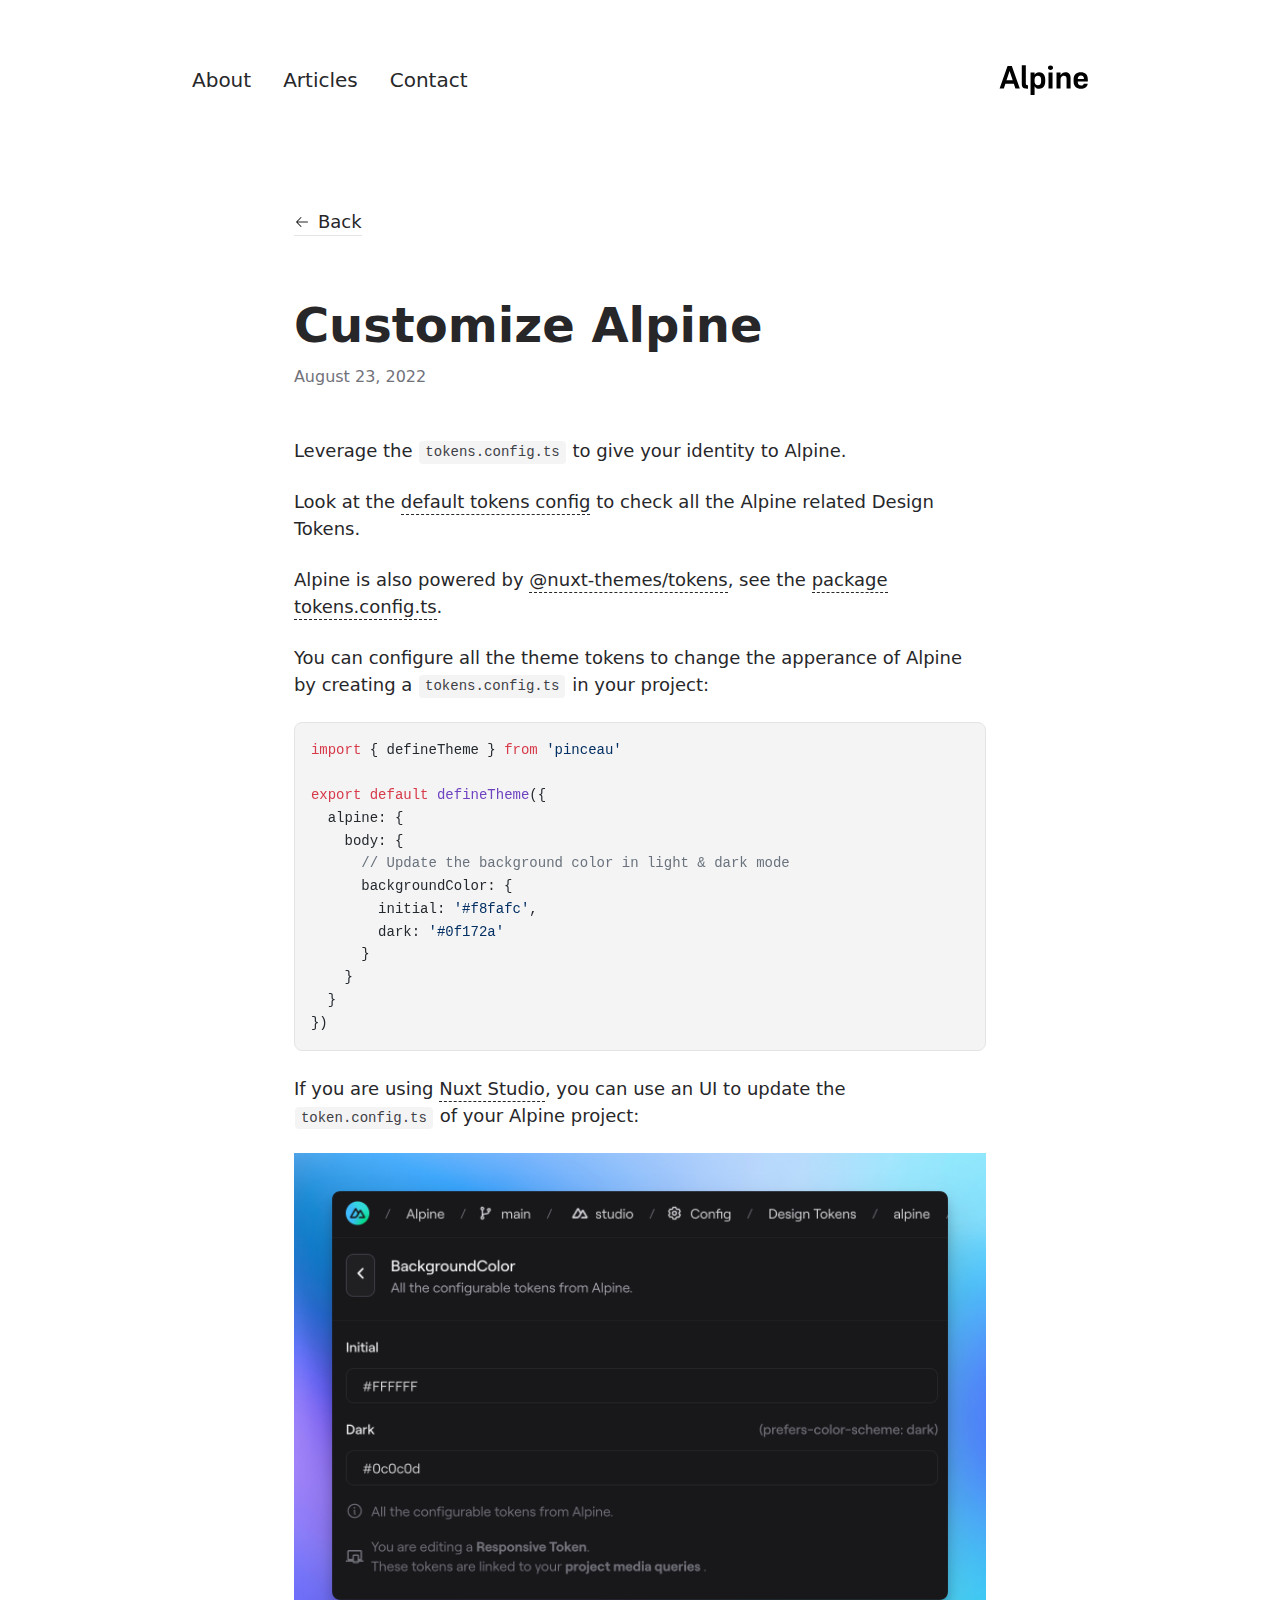
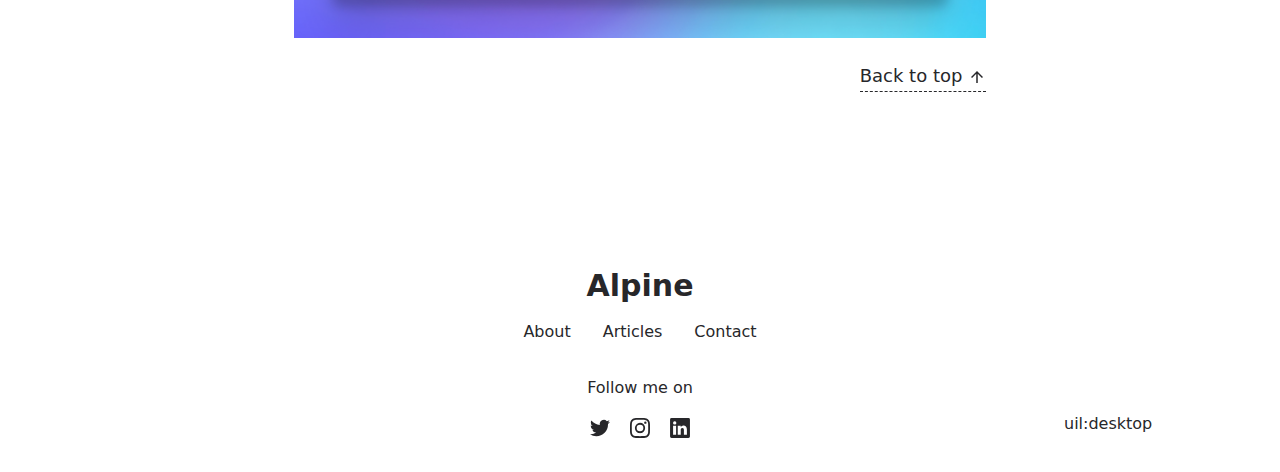
<file: articles/design-tokens/index.html>
<!DOCTYPE html><html lang="en"><head><meta charset="utf-8">
<meta name="viewport" content="width=device-width, initial-scale=1">
<title>Customize Alpine</title>
<meta name="twitter:card" content="summary_large_image">
<meta property="og:image:width" content="400">
<meta property="og:image:height" content="300">
<meta property="og:image:alt" content="An image showcasing my project.">
<meta property="og:title" content="Customize Alpine">
<meta name="description" content="Leverage the tokens.config.ts to give your identity to Alpine.">
<meta property="og:description" content="Leverage the tokens.config.ts to give your identity to Alpine.">
<meta property="og:image" content="/articles/design-tokens.webp">
<link rel="preload" as="fetch" crossorigin="anonymous" href="/articles/design-tokens/_payload.json">
<link rel="stylesheet" href="/_nuxt/entry.xdudFr-M.css">
<link rel="stylesheet" href="/_nuxt/DocumentDrivenNotFound.yJa1Kukl.css">
<link rel="stylesheet" href="/_nuxt/article.nQA0MVNo.css">
<link rel="stylesheet" href="/_nuxt/ProseA.Pmk7nWoU.css">
<link rel="stylesheet" href="/_nuxt/ProseH1.gQ3hqBEO.css">
<link rel="stylesheet" href="/_nuxt/ProseP.8KV9OGMk.css">
<link rel="stylesheet" href="/_nuxt/ProseCodeInline.KwdU_R1r.css">
<link rel="stylesheet" href="/_nuxt/ProsePre.nIRUQbb-.css">
<link rel="stylesheet" href="/_nuxt/ProseCode.GcfskpID.css">
<link rel="stylesheet" href="/_nuxt/ProseImg.Md1SYviZ.css">
<link rel="modulepreload" as="script" crossorigin href="/_nuxt/entry.kBYej6TZ.js">
<link rel="modulepreload" as="script" crossorigin href="/_nuxt/NuxtImg.rYj4hG67.js">
<link rel="modulepreload" as="script" crossorigin href="/_nuxt/document-driven.ajXl42ec.js">
<link rel="modulepreload" as="script" crossorigin href="/_nuxt/DocumentDrivenEmpty.4U1C0Hdi.js">
<link rel="modulepreload" as="script" crossorigin href="/_nuxt/ContentRenderer.gZ6eyxDk.js">
<link rel="modulepreload" as="script" crossorigin href="/_nuxt/ContentRendererMarkdown.vue.Wnk-XvIH.js">
<link rel="modulepreload" as="script" crossorigin href="/_nuxt/DocumentDrivenNotFound.E39XyPko.js">
<link rel="modulepreload" as="script" crossorigin href="/_nuxt/article.dt3IHeo3.js">
<link rel="modulepreload" as="script" crossorigin href="/_nuxt/ProseA.-u-8ik08.js">
<link rel="modulepreload" as="script" crossorigin href="/_nuxt/date.3uOv5BcS.js">
<link rel="modulepreload" as="script" crossorigin href="/_nuxt/ContentRendererMarkdown.NcICwNFv.js">
<link rel="modulepreload" as="script" crossorigin href="/_nuxt/ProseH1.RTkYqz2O.js">
<link rel="modulepreload" as="script" crossorigin href="/_nuxt/ProseP.Ez2MEDJx.js">
<link rel="modulepreload" as="script" crossorigin href="/_nuxt/ProseCodeInline.XCEkhyZp.js">
<link rel="modulepreload" as="script" crossorigin href="/_nuxt/ProsePre.5FGv0KK8.js">
<link rel="modulepreload" as="script" crossorigin href="/_nuxt/ProseCode.JBRRhz08.js">
<link rel="modulepreload" as="script" crossorigin href="/_nuxt/ProseImg.i6bAQG6j.js">
<link rel="prefetch" as="script" crossorigin href="/_nuxt/default.Aa0lKSs8.js">
<link rel="prefetch" as="script" crossorigin href="/_nuxt/page._Ab13uZA.js">
<link rel="prefetch" as="script" crossorigin href="/_nuxt/client-db.p6xgNh2E.js">
<link rel="prefetch" as="style" href="/_nuxt/useStudio.5vfyueRC.css">
<link rel="prefetch" as="script" crossorigin href="/_nuxt/useStudio.u3G0uny8.js">
<link rel="prefetch" as="style" href="/_nuxt/error-404._LjjY-y0.css">
<link rel="prefetch" as="script" crossorigin href="/_nuxt/error-404.3jm6MtEr.js">
<link rel="prefetch" as="style" href="/_nuxt/error-500.Ke0_YfD7.css">
<link rel="prefetch" as="script" crossorigin href="/_nuxt/error-500.htj3ta3a.js">
<script type="module" src="/_nuxt/entry.kBYej6TZ.js" crossorigin></script><style id="pinceau-runtime-hydratable">@media{.phy[--]{--puid:HSr690-v;}.pv-jrQ-8L{max-width:var(--elements-container-maxWidth);padding-left:var(--elements-container-padding-mobile);padding-right:var(--elements-container-padding-mobile);}@media (min-width: 475px){.pv-jrQ-8L{padding-left:var(--elements-container-padding-xs);padding-right:var(--elements-container-padding-xs);}}@media (min-width: 640px){.pv-jrQ-8L{padding-left:var(--elements-container-padding-sm);padding-right:var(--elements-container-padding-sm);}}@media (min-width: 768px){.pv-jrQ-8L{padding-left:var(--elements-container-padding-md);padding-right:var(--elements-container-padding-md);}}} </style><style id="pinceau-theme">@media { :root {--pinceau-mq: initial; --alpine-readableLine: 68ch;--alpine-backdrop-backgroundColor: #f4f4f5b3;--prose-code-inline-padding: 0.2rem 0.375rem 0.2rem 0.375rem;--prose-code-block-backdropFilter: contrast(1);--prose-code-block-border-style: solid;--prose-code-block-border-width: 1px;--prose-tbody-tr-borderBottom-style: dashed;--prose-tbody-tr-borderBottom-width: 1px;--prose-th-textAlign: inherit;--prose-thead-borderBottom-style: solid;--prose-thead-borderBottom-width: 1px;--prose-thead-border-style: solid;--prose-thead-border-width: 0px;--prose-table-textAlign: start;--prose-hr-width: 1px;--prose-hr-style: solid;--prose-li-listStylePosition: outside;--prose-ol-li-markerColor: currentColor;--prose-ol-paddingInlineStart: 21px;--prose-ol-listStyleType: decimal;--prose-ul-li-markerColor: currentColor;--prose-ul-paddingInlineStart: 21px;--prose-ul-listStyleType: disc;--prose-blockquote-border-style: solid;--prose-blockquote-border-width: 4px;--prose-blockquote-quotes: '201C' '201D' '2018' '2019';--prose-blockquote-paddingInlineStart: 24px;--prose-a-code-color-hover: currentColor;--prose-a-code-color-static: currentColor;--prose-a-hasCode-borderBottom: none;--prose-a-border-distance: 2px;--prose-a-border-color-hover: currentColor;--prose-a-border-color-static: currentColor;--prose-a-border-style-hover: solid;--prose-a-border-style-static: dashed;--prose-a-border-width: 1px;--prose-a-color-static: inherit;--prose-a-textDecoration: none;--prose-h6-margin: 3rem 0 2rem;--prose-h5-margin: 3rem 0 2rem;--prose-h4-margin: 3rem 0 2rem;--prose-h3-margin: 3rem 0 2rem;--prose-h2-margin: 3rem 0 2rem;--prose-h1-margin: 0 0 2rem;--prose-p-fontSize: 18px;--typography-lead-loose: 2;--typography-lead-relaxed: 1.625;--typography-lead-normal: 1.5;--typography-lead-snug: 1.375;--typography-lead-tight: 1.25;--typography-lead-none: 1;--typography-lead-10: 2.5rem;--typography-lead-9: 2.25rem;--typography-lead-8: 2rem;--typography-lead-7: 1.75rem;--typography-lead-6: 1.5rem;--typography-lead-5: 1.25rem;--typography-lead-4: 1rem;--typography-lead-3: .75rem;--typography-lead-2: .5rem;--typography-lead-1: .025rem;--typography-fontWeight-black: 900;--typography-fontWeight-extrabold: 800;--typography-fontWeight-bold: 700;--typography-fontWeight-semibold: 600;--typography-fontWeight-medium: 500;--typography-fontWeight-normal: 400;--typography-fontWeight-light: 300;--typography-fontWeight-extralight: 200;--typography-fontWeight-thin: 100;--typography-fontSize-9xl: 128px;--typography-fontSize-8xl: 96px;--typography-fontSize-7xl: 72px;--typography-fontSize-6xl: 60px;--typography-fontSize-5xl: 48px;--typography-fontSize-4xl: 36px;--typography-fontSize-3xl: 30px;--typography-fontSize-2xl: 24px;--typography-fontSize-xl: 20px;--typography-fontSize-lg: 18px;--typography-fontSize-base: 16px;--typography-fontSize-sm: 14px;--typography-fontSize-xs: 12px;--typography-letterSpacing-wide: 0.025em;--typography-letterSpacing-tight: -0.025em;--typography-verticalMargin-base: 24px;--typography-verticalMargin-sm: 16px;--elements-border-secondary-hover: [object Object];--elements-backdrop-background: #fffc;--elements-backdrop-filter: saturate(200%) blur(20px);--elements-container-maxWidth: 64rem;--lead-loose: 2;--lead-relaxed: 1.625;--lead-normal: 1.5;--lead-snug: 1.375;--lead-tight: 1.25;--lead-none: 1;--lead-10: 2.5rem;--lead-9: 2.25rem;--lead-8: 2rem;--lead-7: 1.75rem;--lead-6: 1.5rem;--lead-5: 1.25rem;--lead-4: 1rem;--lead-3: .75rem;--lead-2: .5rem;--lead-1: .025rem;--letterSpacing-widest: 0.1em;--letterSpacing-wider: 0.05em;--letterSpacing-wide: 0.025em;--letterSpacing-normal: 0em;--letterSpacing-tight: -0.025em;--letterSpacing-tighter: -0.05em;--fontSize-9xl: 8rem;--fontSize-8xl: 6rem;--fontSize-7xl: 4.5rem;--fontSize-6xl: 3.75rem;--fontSize-5xl: 3rem;--fontSize-4xl: 2.25rem;--fontSize-3xl: 1.875rem;--fontSize-2xl: 1.5rem;--fontSize-xl: 1.25rem;--fontSize-lg: 1.125rem;--fontSize-base: 1rem;--fontSize-sm: 0.875rem;--fontSize-xs: 0.75rem;--fontWeight-black: 900;--fontWeight-extrabold: 800;--fontWeight-bold: 700;--fontWeight-semibold: 600;--fontWeight-medium: 500;--fontWeight-normal: 400;--fontWeight-light: 300;--fontWeight-extralight: 200;--fontWeight-thin: 100;--font-mono: ui-monospace, SFMono-Regular, Menlo, Monaco, Consolas, Liberation Mono, Courier New, monospace;--font-serif: ui-serif, Georgia, Cambria, Times New Roman, Times, serif;--font-sans: ui-sans-serif, system-ui, -apple-system, BlinkMacSystemFont, Segoe UI, Roboto, Helvetica Neue, Arial, Noto Sans, sans-serif, Apple Color Emoji, Segoe UI Emoji, Segoe UI Symbol, Noto Color Emoji;--opacity-total: 1;--opacity-high: 0.8;--opacity-medium: 0.5;--opacity-soft: 0.3;--opacity-light: 0.15;--opacity-bright: 0.1;--opacity-noOpacity: 0;--borderWidth-lg: 3px;--borderWidth-md: 2px;--borderWidth-sm: 1px;--borderWidth-noBorder: 0;--space-rem-875: 0.875rem;--space-rem-625: 0.625rem;--space-rem-375: 0.375rem;--space-rem-125: 0.125rem;--space-px: 1px;--space-128: 32rem;--space-96: 24rem;--space-80: 20rem;--space-72: 18rem;--space-64: 16rem;--space-60: 15rem;--space-56: 14rem;--space-52: 13rem;--space-48: 12rem;--space-44: 11rem;--space-40: 10rem;--space-36: 9rem;--space-32: 8rem;--space-28: 7rem;--space-24: 6rem;--space-20: 5rem;--space-16: 4rem;--space-14: 3.5rem;--space-12: 3rem;--space-11: 2.75rem;--space-10: 2.5rem;--space-9: 2.25rem;--space-8: 2rem;--space-7: 1.75rem;--space-6: 1.5rem;--space-5: 1.25rem;--space-4: 1rem;--space-3: 0.75rem;--space-2: 0.5rem;--space-1: 0.25rem;--space-0: 0px;--size-full: 100%;--size-7xl: 80rem;--size-6xl: 72rem;--size-5xl: 64rem;--size-4xl: 56rem;--size-3xl: 48rem;--size-2xl: 42rem;--size-xl: 36rem;--size-lg: 32rem;--size-md: 28rem;--size-sm: 24rem;--size-xs: 20rem;--size-200: 200px;--size-104: 104px;--size-80: 80px;--size-64: 64px;--size-56: 56px;--size-48: 48px;--size-40: 40px;--size-32: 32px;--size-24: 24px;--size-20: 20px;--size-16: 16px;--size-12: 12px;--size-8: 8px;--size-6: 6px;--size-4: 4px;--size-2: 2px;--size-0: 0px;--radii-full: 9999px;--radii-3xl: 1.75rem;--radii-2xl: 1.5rem;--radii-xl: 1rem;--radii-lg: 0.75rem;--radii-md: 0.5rem;--radii-sm: 0.375rem;--radii-xs: 0.25rem;--radii-2xs: 0.125rem;--radii-none: 0px;--shadow-none: 0px 0px 0px 0px transparent;--shadow-lg: 0px 10px 15px -3px #000000, 0px 4px 6px -4px #000000;--shadow-md: 0px 4px 6px -1px #000000, 0px 2px 4px -2px #000000;--shadow-sm: 0px 1px 3px 0px #000000, 0px 1px 2px -1px #000000;--shadow-xs: 0px 1px 2px 0px #000000;--height-screen: 100vh;--width-screen: 100vw;--color-primary-900: #002e38;--color-primary-800: #005c70;--color-primary-700: #008aa9;--color-primary-600: #00b9e1;--color-primary-500: #1ad6ff;--color-primary-400: #40ddff;--color-primary-300: #66e4ff;--color-primary-200: #8deaff;--color-primary-100: #b3f1ff;--color-primary-50: #d9f8ff;--color-ruby-900: #380011;--color-ruby-800: #700021;--color-ruby-700: #a90032;--color-ruby-600: #e10043;--color-ruby-500: #ff1a5e;--color-ruby-400: #ff4079;--color-ruby-300: #ff6694;--color-ruby-200: #ff8dae;--color-ruby-100: #ffb3c9;--color-ruby-50: #ffd9e4;--color-pink-900: #380025;--color-pink-800: #70004b;--color-pink-700: #a90070;--color-pink-600: #e10095;--color-pink-500: #ff1ab2;--color-pink-400: #ff40bf;--color-pink-300: #ff66cc;--color-pink-200: #ff8dd8;--color-pink-100: #ffb3e5;--color-pink-50: #ffd9f2;--color-purple-900: #190038;--color-purple-800: #330070;--color-purple-700: #4c00a9;--color-purple-600: #6500e1;--color-purple-500: #811aff;--color-purple-400: #9640ff;--color-purple-300: #ab66ff;--color-purple-200: #c08dff;--color-purple-100: #d5b3ff;--color-purple-50: #ead9ff;--color-royalblue-900: #0b0531;--color-royalblue-800: #160a62;--color-royalblue-700: #211093;--color-royalblue-600: #2c15c4;--color-royalblue-500: #4127e8;--color-royalblue-400: #614bec;--color-royalblue-300: #806ff0;--color-royalblue-200: #a093f3;--color-royalblue-100: #c0b7f7;--color-royalblue-50: #dfdbfb;--color-indigoblue-900: #001238;--color-indigoblue-800: #002370;--color-indigoblue-700: #0035a9;--color-indigoblue-600: #0047e1;--color-indigoblue-500: #1a62ff;--color-indigoblue-400: #407cff;--color-indigoblue-300: #6696ff;--color-indigoblue-200: #8db0ff;--color-indigoblue-100: #b3cbff;--color-indigoblue-50: #d9e5ff;--color-blue-900: #002438;--color-blue-800: #004870;--color-blue-700: #006ca9;--color-blue-600: #0090e1;--color-blue-500: #1aadff;--color-blue-400: #40bbff;--color-blue-300: #66c8ff;--color-blue-200: #8dd6ff;--color-blue-100: #b3e4ff;--color-blue-50: #d9f1ff;--color-lightblue-900: #002e38;--color-lightblue-800: #005c70;--color-lightblue-700: #008aa9;--color-lightblue-600: #00b9e1;--color-lightblue-500: #1ad6ff;--color-lightblue-400: #40ddff;--color-lightblue-300: #66e4ff;--color-lightblue-200: #8deaff;--color-lightblue-100: #b3f1ff;--color-lightblue-50: #d9f8ff;--color-teal-900: #062a28;--color-teal-800: #0b544f;--color-teal-700: #117d77;--color-teal-600: #16a79e;--color-teal-500: #1cd1c6;--color-teal-400: #36e4da;--color-teal-300: #5fe9e1;--color-teal-200: #87efe9;--color-teal-100: #aff4f0;--color-teal-50: #d7faf8;--color-pear-900: #2a2b09;--color-pear-800: #545512;--color-pear-700: #7e801b;--color-pear-600: #a8aa24;--color-pear-500: #d0d32f;--color-pear-400: #d8da52;--color-pear-300: #e0e274;--color-pear-200: #e8e997;--color-pear-100: #eff0ba;--color-pear-50: #f7f8dc;--color-red-900: #380300;--color-red-800: #700700;--color-red-700: #a90a00;--color-red-600: #e10e00;--color-red-500: #ff281a;--color-red-400: #ff4c40;--color-red-300: #ff7066;--color-red-200: #ff948d;--color-red-100: #ffb7b3;--color-red-50: #ffdbd9;--color-orange-900: #381800;--color-orange-800: #702f00;--color-orange-700: #a94700;--color-orange-600: #e15e00;--color-orange-500: #ff7a1a;--color-orange-400: #ff9040;--color-orange-300: #ffa666;--color-orange-200: #ffbd8d;--color-orange-100: #ffd3b3;--color-orange-50: #ffe9d9;--color-yellow-900: #362b03;--color-yellow-800: #6d5605;--color-yellow-700: #a38108;--color-yellow-600: #daac0a;--color-yellow-500: #f5c828;--color-yellow-400: #f7d14c;--color-yellow-300: #f8da70;--color-yellow-200: #fae393;--color-yellow-100: #fcedb7;--color-yellow-50: #fdf6db;--color-green-900: #003f25;--color-green-800: #005e38;--color-green-700: #007e4a;--color-green-600: #009d5d;--color-green-500: #00bd6f;--color-green-400: #00dc82;--color-green-300: #30ffaa;--color-green-200: #83ffcc;--color-green-100: #acffdd;--color-green-50: #d6ffee;--color-gray-900: #18181B;--color-gray-800: #27272A;--color-gray-700: #3f3f46;--color-gray-600: #52525B;--color-gray-500: #71717A;--color-gray-400: #a1a1aa;--color-gray-300: #D4d4d8;--color-gray-200: #e4e4e7;--color-gray-100: #f4f4f5;--color-gray-50: #fafafa;--color-black: #0c0c0d;--color-white: #FFFFFF;--media-portrait: only screen and (orientation: portrait);--media-landscape: only screen and (orientation: landscape);--media-rm: (prefers-reduced-motion: reduce);--media-2xl: (min-width: 1536px);--media-xl: (min-width: 1280px);--media-lg: (min-width: 1024px);--media-md: (min-width: 768px);--media-sm: (min-width: 640px);--media-xs: (min-width: 475px);--alpine-body-color: var(--color-gray-800);--alpine-body-backgroundColor: var(--color-white);--prose-code-inline-fontWeight: var(--typography-fontWeight-normal);--prose-code-inline-fontSize: var(--typography-fontSize-sm);--prose-code-inline-borderRadius: var(--radii-xs);--prose-code-block-pre-padding: var(--typography-verticalMargin-sm);--prose-code-block-margin: var(--typography-verticalMargin-base) 0;--prose-code-block-fontSize: var(--typography-fontSize-sm);--prose-tbody-code-inline-fontSize: var(--typography-fontSize-sm);--prose-tbody-td-padding: var(--typography-verticalMargin-sm);--prose-th-fontWeight: var(--typography-fontWeight-semibold);--prose-th-padding: 0 var(--typography-verticalMargin-sm) var(--typography-verticalMargin-sm) var(--typography-verticalMargin-sm);--prose-table-lineHeight: var(--typography-lead-6);--prose-table-fontSize: var(--typography-fontSize-sm);--prose-table-margin: var(--typography-verticalMargin-base) 0;--prose-hr-margin: var(--typography-verticalMargin-base) 0;--prose-li-margin: var(--typography-verticalMargin-sm) 0;--prose-ol-margin: var(--typography-verticalMargin-base) 0;--prose-ul-margin: var(--typography-verticalMargin-base) 0;--prose-blockquote-margin: var(--typography-verticalMargin-base) 0;--prose-a-code-border-style: var(--prose-a-border-style-static);--prose-a-code-border-width: var(--prose-a-border-width);--prose-a-fontWeight: var(--typography-fontWeight-medium);--prose-img-margin: var(--typography-verticalMargin-base) 0;--prose-strong-fontWeight: var(--typography-fontWeight-semibold);--prose-h6-iconSize: var(--typography-fontSize-base);--prose-h6-fontWeight: var(--typography-fontWeight-semibold);--prose-h6-lineHeight: var(--typography-lead-normal);--prose-h6-fontSize: var(--typography-fontSize-lg);--prose-h5-iconSize: var(--typography-fontSize-lg);--prose-h5-fontWeight: var(--typography-fontWeight-semibold);--prose-h5-lineHeight: var(--typography-lead-snug);--prose-h5-fontSize: var(--typography-fontSize-xl);--prose-h4-iconSize: var(--typography-fontSize-lg);--prose-h4-letterSpacing: var(--typography-letterSpacing-tight);--prose-h4-fontWeight: var(--typography-fontWeight-semibold);--prose-h4-lineHeight: var(--typography-lead-snug);--prose-h4-fontSize: var(--typography-fontSize-2xl);--prose-h3-iconSize: var(--typography-fontSize-xl);--prose-h3-letterSpacing: var(--typography-letterSpacing-tight);--prose-h3-fontWeight: var(--typography-fontWeight-semibold);--prose-h3-lineHeight: var(--typography-lead-snug);--prose-h3-fontSize: var(--typography-fontSize-3xl);--prose-h2-iconSize: var(--typography-fontSize-2xl);--prose-h2-letterSpacing: var(--typography-letterSpacing-tight);--prose-h2-fontWeight: var(--typography-fontWeight-semibold);--prose-h2-lineHeight: var(--typography-lead-tight);--prose-h2-fontSize: var(--typography-fontSize-4xl);--prose-h1-iconSize: var(--typography-fontSize-3xl);--prose-h1-letterSpacing: var(--typography-letterSpacing-tight);--prose-h1-fontWeight: var(--typography-fontWeight-bold);--prose-h1-lineHeight: var(--typography-lead-tight);--prose-h1-fontSize: var(--typography-fontSize-5xl);--prose-p-br-margin: var(--typography-verticalMargin-base) 0 0 0;--prose-p-margin: var(--typography-verticalMargin-base) 0;--prose-p-lineHeight: var(--typography-lead-normal);--typography-color-primary-900: var(--color-primary-900);--typography-color-primary-800: var(--color-primary-800);--typography-color-primary-700: var(--color-primary-700);--typography-color-primary-600: var(--color-primary-600);--typography-color-primary-500: var(--color-primary-500);--typography-color-primary-400: var(--color-primary-400);--typography-color-primary-300: var(--color-primary-300);--typography-color-primary-200: var(--color-primary-200);--typography-color-primary-100: var(--color-primary-100);--typography-color-primary-50: var(--color-primary-50);--typography-font-code: var(--font-mono);--typography-font-body: var(--font-sans);--typography-font-display: var(--font-sans);--typography-body-backgroundColor: var(--color-white);--typography-body-color: var(--color-black);--elements-state-danger-borderColor-secondary: var(--color-red-200);--elements-state-danger-borderColor-primary: var(--color-red-100);--elements-state-danger-backgroundColor-secondary: var(--color-red-100);--elements-state-danger-backgroundColor-primary: var(--color-red-50);--elements-state-danger-color-secondary: var(--color-red-600);--elements-state-danger-color-primary: var(--color-red-500);--elements-state-warning-borderColor-secondary: var(--color-yellow-200);--elements-state-warning-borderColor-primary: var(--color-yellow-100);--elements-state-warning-backgroundColor-secondary: var(--color-yellow-100);--elements-state-warning-backgroundColor-primary: var(--color-yellow-50);--elements-state-warning-color-secondary: var(--color-yellow-700);--elements-state-warning-color-primary: var(--color-yellow-600);--elements-state-success-borderColor-secondary: var(--color-green-200);--elements-state-success-borderColor-primary: var(--color-green-100);--elements-state-success-backgroundColor-secondary: var(--color-green-100);--elements-state-success-backgroundColor-primary: var(--color-green-50);--elements-state-success-color-secondary: var(--color-green-600);--elements-state-success-color-primary: var(--color-green-500);--elements-state-info-borderColor-secondary: var(--color-blue-200);--elements-state-info-borderColor-primary: var(--color-blue-100);--elements-state-info-backgroundColor-secondary: var(--color-blue-100);--elements-state-info-backgroundColor-primary: var(--color-blue-50);--elements-state-info-color-secondary: var(--color-blue-600);--elements-state-info-color-primary: var(--color-blue-500);--elements-state-primary-borderColor-secondary: var(--color-primary-200);--elements-state-primary-borderColor-primary: var(--color-primary-100);--elements-state-primary-backgroundColor-secondary: var(--color-primary-100);--elements-state-primary-backgroundColor-primary: var(--color-primary-50);--elements-state-primary-color-secondary: var(--color-primary-700);--elements-state-primary-color-primary: var(--color-primary-600);--elements-surface-secondary-backgroundColor: var(--color-gray-200);--elements-surface-primary-backgroundColor: var(--color-gray-100);--elements-surface-background-base: var(--color-gray-100);--elements-border-secondary-static: var(--color-gray-200);--elements-border-primary-hover: var(--color-gray-200);--elements-border-primary-static: var(--color-gray-100);--elements-container-padding-md: var(--space-16);--elements-container-padding-sm: var(--space-12);--elements-container-padding-xs: var(--space-8);--elements-container-padding-mobile: var(--space-6);--elements-text-secondary-color-hover: var(--color-gray-700);--elements-text-secondary-color-static: var(--color-gray-500);--elements-text-primary-color-static: var(--color-gray-900);--text-6xl-lineHeight: var(--lead-none);--text-6xl-fontSize: var(--fontSize-6xl);--text-5xl-lineHeight: var(--lead-none);--text-5xl-fontSize: var(--fontSize-5xl);--text-4xl-lineHeight: var(--lead-10);--text-4xl-fontSize: var(--fontSize-4xl);--text-3xl-lineHeight: var(--lead-9);--text-3xl-fontSize: var(--fontSize-3xl);--text-2xl-lineHeight: var(--lead-8);--text-2xl-fontSize: var(--fontSize-2xl);--text-xl-lineHeight: var(--lead-7);--text-xl-fontSize: var(--fontSize-xl);--text-lg-lineHeight: var(--lead-7);--text-lg-fontSize: var(--fontSize-lg);--text-base-lineHeight: var(--lead-6);--text-base-fontSize: var(--fontSize-base);--text-sm-lineHeight: var(--lead-5);--text-sm-fontSize: var(--fontSize-sm);--text-xs-lineHeight: var(--lead-4);--text-xs-fontSize: var(--fontSize-xs);--shadow-2xl: 0px 25px 50px -12px var(--color-gray-900);--shadow-xl: 0px 20px 25px -5px var(--color-gray-400), 0px 8px 10px -6px #000000;--color-secondary-900: var(--color-gray-900);--color-secondary-800: var(--color-gray-800);--color-secondary-700: var(--color-gray-700);--color-secondary-600: var(--color-gray-600);--color-secondary-500: var(--color-gray-500);--color-secondary-400: var(--color-gray-400);--color-secondary-300: var(--color-gray-300);--color-secondary-200: var(--color-gray-200);--color-secondary-100: var(--color-gray-100);--color-secondary-50: var(--color-gray-50);--prose-a-code-background-hover: var(--typography-color-primary-50);--prose-a-code-border-color-hover: var(--typography-color-primary-500);--prose-a-color-hover: var(--typography-color-primary-500);--typography-color-secondary-900: var(--color-secondary-900);--typography-color-secondary-800: var(--color-secondary-800);--typography-color-secondary-700: var(--color-secondary-700);--typography-color-secondary-600: var(--color-secondary-600);--typography-color-secondary-500: var(--color-secondary-500);--typography-color-secondary-400: var(--color-secondary-400);--typography-color-secondary-300: var(--color-secondary-300);--typography-color-secondary-200: var(--color-secondary-200);--typography-color-secondary-100: var(--color-secondary-100);--typography-color-secondary-50: var(--color-secondary-50);--prose-code-inline-backgroundColor: var(--typography-color-secondary-100);--prose-code-inline-color: var(--typography-color-secondary-700);--prose-code-block-backgroundColor: var(--typography-color-secondary-100);--prose-code-block-color: var(--typography-color-secondary-700);--prose-code-block-border-color: var(--typography-color-secondary-200);--prose-tbody-tr-borderBottom-color: var(--typography-color-secondary-200);--prose-th-color: var(--typography-color-secondary-600);--prose-thead-borderBottom-color: var(--typography-color-secondary-200);--prose-thead-border-color: var(--typography-color-secondary-300);--prose-hr-color: var(--typography-color-secondary-200);--prose-blockquote-border-color: var(--typography-color-secondary-200);--prose-blockquote-color: var(--typography-color-secondary-500);--prose-a-code-border-color-static: var(--typography-color-secondary-400); } }@media { :root.dark {--pinceau-mq: dark; --alpine-backdrop-backgroundColor: #18181bb3;--prose-code-block-backdropFilter: contrast(1);--prose-ol-li-markerColor: currentColor;--prose-ul-li-markerColor: currentColor;--prose-a-code-color-hover: currentColor;--prose-a-code-color-static: currentColor;--prose-a-border-color-hover: currentColor;--prose-a-border-color-static: currentColor;--prose-a-color-static: inherit;--elements-backdrop-background: #0c0d0ccc;--alpine-body-color: var(--color-gray-200);--alpine-body-backgroundColor: var(--color-black);--typography-body-backgroundColor: var(--color-black);--typography-body-color: var(--color-white);--elements-state-danger-borderColor-secondary: var(--color-red-700);--elements-state-danger-borderColor-primary: var(--color-red-800);--elements-state-danger-backgroundColor-secondary: var(--color-red-800);--elements-state-danger-backgroundColor-primary: var(--color-red-900);--elements-state-danger-color-secondary: var(--color-red-200);--elements-state-danger-color-primary: var(--color-red-300);--elements-state-warning-borderColor-secondary: var(--color-yellow-700);--elements-state-warning-borderColor-primary: var(--color-yellow-800);--elements-state-warning-backgroundColor-secondary: var(--color-yellow-800);--elements-state-warning-backgroundColor-primary: var(--color-yellow-900);--elements-state-warning-color-secondary: var(--color-yellow-200);--elements-state-warning-color-primary: var(--color-yellow-400);--elements-state-success-borderColor-secondary: var(--color-green-700);--elements-state-success-borderColor-primary: var(--color-green-800);--elements-state-success-backgroundColor-secondary: var(--color-green-800);--elements-state-success-backgroundColor-primary: var(--color-green-900);--elements-state-success-color-secondary: var(--color-green-200);--elements-state-success-color-primary: var(--color-green-400);--elements-state-info-borderColor-secondary: var(--color-blue-700);--elements-state-info-borderColor-primary: var(--color-blue-800);--elements-state-info-backgroundColor-secondary: var(--color-blue-800);--elements-state-info-backgroundColor-primary: var(--color-blue-900);--elements-state-info-color-secondary: var(--color-blue-200);--elements-state-info-color-primary: var(--color-blue-400);--elements-state-primary-borderColor-secondary: var(--color-primary-700);--elements-state-primary-borderColor-primary: var(--color-primary-800);--elements-state-primary-backgroundColor-secondary: var(--color-primary-800);--elements-state-primary-backgroundColor-primary: var(--color-primary-900);--elements-state-primary-color-secondary: var(--color-primary-200);--elements-state-primary-color-primary: var(--color-primary-400);--elements-surface-secondary-backgroundColor: var(--color-gray-800);--elements-surface-primary-backgroundColor: var(--color-gray-900);--elements-surface-background-base: var(--color-gray-900);--elements-border-secondary-static: var(--color-gray-800);--elements-border-primary-hover: var(--color-gray-800);--elements-border-primary-static: var(--color-gray-900);--elements-text-secondary-color-hover: var(--color-gray-200);--elements-text-secondary-color-static: var(--color-gray-400);--elements-text-primary-color-static: var(--color-gray-50);--prose-a-code-background-hover: var(--typography-color-primary-900);--prose-a-code-border-color-hover: var(--typography-color-primary-600);--prose-a-color-hover: var(--typography-color-primary-400);--prose-code-inline-backgroundColor: var(--typography-color-secondary-800);--prose-code-inline-color: var(--typography-color-secondary-200);--prose-code-block-backgroundColor: var(--typography-color-secondary-900);--prose-code-block-color: var(--typography-color-secondary-200);--prose-code-block-border-color: var(--typography-color-secondary-800);--prose-tbody-tr-borderBottom-color: var(--typography-color-secondary-800);--prose-th-color: var(--typography-color-secondary-400);--prose-thead-borderBottom-color: var(--typography-color-secondary-800);--prose-thead-border-color: var(--typography-color-secondary-600);--prose-hr-color: var(--typography-color-secondary-800);--prose-blockquote-border-color: var(--typography-color-secondary-700);--prose-blockquote-color: var(--typography-color-secondary-400);--prose-a-code-border-color-static: var(--typography-color-secondary-600); } }</style><script>"use strict";(()=>{const a=window,e=document.documentElement,m=["dark","light"],c=window&&window.localStorage&&window.localStorage.getItem&&window.localStorage.getItem("nuxt-color-mode")||"system";let n=c==="system"?d():c;const l=e.getAttribute("data-color-mode-forced");l&&(n=l),i(n),a["__NUXT_COLOR_MODE__"]={preference:c,value:n,getColorScheme:d,addColorScheme:i,removeColorScheme:f};function i(o){const t=""+o+"",s="";e.classList?e.classList.add(t):e.className+=" "+t,s&&e.setAttribute("data-"+s,o)}function f(o){const t=""+o+"",s="";e.classList?e.classList.remove(t):e.className=e.className.replace(new RegExp(t,"g"),""),s&&e.removeAttribute("data-"+s)}function r(o){return a.matchMedia("(prefers-color-scheme"+o+")")}function d(){if(a.matchMedia&&r("").media!=="not all"){for(const o of m)if(r(":"+o).matches)return o}return"light"}})();
</script></head><body><div id="__nuxt"><div class="container pv-jrQ-8L pc-HSr690 app-layout" data-v-5fe637ed data-v-65048bf3><!--[--><div class="nuxt-progress" style="width:0%;height:3px;opacity:0;background-size:Infinity% auto;" data-v-5fe637ed></div><header class="right" data-v-5fe637ed data-v-582dfb86><div class="menu" data-v-582dfb86><button aria-label="Navigation Menu" data-v-582dfb86><svg width="24" height="24" viewBox="0 0 68 68" fill="currentColor" xmlns="http://www.w3.org/2000/svg" data-v-582dfb86><path d="M8 34C8 32.1362 8 31.2044 8.30448 30.4693C8.71046 29.4892 9.48915 28.7105 10.4693 28.3045C11.2044 28 12.1362 28 14 28C15.8638 28 16.7956 28 17.5307 28.3045C18.5108 28.7105 19.2895 29.4892 19.6955 30.4693C20 31.2044 20 32.1362 20 34C20 35.8638 20 36.7956 19.6955 37.5307C19.2895 38.5108 18.5108 39.2895 17.5307 39.6955C16.7956 40 15.8638 40 14 40C12.1362 40 11.2044 40 10.4693 39.6955C9.48915 39.2895 8.71046 38.5108 8.30448 37.5307C8 36.7956 8 35.8638 8 34Z" data-v-582dfb86></path><path d="M28 34C28 32.1362 28 31.2044 28.3045 30.4693C28.7105 29.4892 29.4892 28.7105 30.4693 28.3045C31.2044 28 32.1362 28 34 28C35.8638 28 36.7956 28 37.5307 28.3045C38.5108 28.7105 39.2895 29.4892 39.6955 30.4693C40 31.2044 40 32.1362 40 34C40 35.8638 40 36.7956 39.6955 37.5307C39.2895 38.5108 38.5108 39.2895 37.5307 39.6955C36.7956 40 35.8638 40 34 40C32.1362 40 31.2044 40 30.4693 39.6955C29.4892 39.2895 28.7105 38.5108 28.3045 37.5307C28 36.7956 28 35.8638 28 34Z" data-v-582dfb86></path><path d="M48 34C48 32.1362 48 31.2044 48.3045 30.4693C48.7105 29.4892 49.4892 28.7105 50.4693 28.3045C51.2044 28 52.1362 28 54 28C55.8638 28 56.7956 28 57.5307 28.3045C58.5108 28.7105 59.2895 29.4892 59.6955 30.4693C60 31.2044 60 32.1362 60 34C60 35.8638 60 36.7956 59.6955 37.5307C59.2895 38.5108 58.5108 39.2895 57.5307 39.6955C56.7956 40 55.8638 40 54 40C52.1362 40 51.2044 40 50.4693 39.6955C49.4892 39.2895 48.7105 38.5108 48.3045 37.5307C48 36.7956 48 35.8638 48 34Z" data-v-582dfb86></path></svg></button></div><div class="overlay" data-v-582dfb86><nav data-v-582dfb86 data-v-230745d5><ul data-v-230745d5><!--[--><li data-v-230745d5><a href="/" class="" data-v-230745d5><span class="underline-fx" data-v-230745d5></span> About</a></li><li data-v-230745d5><a href="/articles" class="" data-v-230745d5><span class="underline-fx" data-v-230745d5></span> Articles</a></li><li data-v-230745d5><a href="/contact" class="" data-v-230745d5><span class="underline-fx" data-v-230745d5></span> Contact</a></li><!--]--></ul></nav></div><div class="logo" data-v-582dfb86><a href="/" class="" data-v-582dfb86><img src="/logo-dark.svg" class="dark-img" alt="alpine" width="89" height="31" data-v-582dfb86><img src="/logo.svg" class="light-img" alt="alpine" width="89" height="31" data-v-582dfb86></a></div><div class="main-nav" data-v-582dfb86><nav data-v-582dfb86 data-v-230745d5><ul data-v-230745d5><!--[--><li data-v-230745d5><a href="/" class="" data-v-230745d5><span class="underline-fx" data-v-230745d5></span> About</a></li><li data-v-230745d5><a href="/articles" class="" data-v-230745d5><span class="underline-fx" data-v-230745d5></span> Articles</a></li><li data-v-230745d5><a href="/contact" class="" data-v-230745d5><span class="underline-fx" data-v-230745d5></span> Contact</a></li><!--]--></ul></nav></div></header><!--[--><div class="document-driven-page"><article data-v-9428b015><a href="/articles" class="back" data-v-9428b015><svg xmlns="http://www.w3.org/2000/svg" xmlns:xlink="http://www.w3.org/1999/xlink" aria-hidden="true" role="img" class="icon" data-v-9428b015 style="" width="1em" height="1em" viewBox="0 0 256 256" data-v-60a64bd7><path fill="currentColor" d="M224 128a8 8 0 0 1-8 8H59.31l58.35 58.34a8 8 0 0 1-11.32 11.32l-72-72a8 8 0 0 1 0-11.32l72-72a8 8 0 0 1 11.32 11.32L59.31 120H216a8 8 0 0 1 8 8"/></svg><span data-v-9428b015> Back </span></a><header data-v-9428b015><h1 class="title" data-v-9428b015>Customize Alpine</h1><time datetime="2022-08-23T00:00:00.000Z" data-v-9428b015>August 23, 2022</time></header><div class="prose" data-v-9428b015><!--[--><div><h1 id="customize-alpine" data-v-00feaeaa><a aria-current="page" href="/articles/design-tokens#customize-alpine" class="router-link-active router-link-exact-active" data-v-00feaeaa><!--[-->Customize Alpine<!--]--><!----></a></h1><p data-v-faad55e0><!--[-->Leverage the <code class="" data-v-90e26dbf><!--[-->tokens.config.ts<!--]--></code> to give your identity to Alpine.<!--]--></p><p data-v-faad55e0><!--[-->Look at the <a href="https://github.com/nuxt-themes/alpine/blob/main/tokens.config.ts" rel="nofollow" data-v-a089b9a5><!--[-->default tokens config<!--]--></a> to check all the Alpine related Design Tokens.<!--]--></p><p data-v-faad55e0><!--[-->Alpine is also powered by <a href="https://www.npmjs.com/package/@nuxt-themes/tokens" rel="nofollow" data-v-a089b9a5><!--[-->@nuxt-themes/tokens<!--]--></a>, see the <a href="https://unpkg.com/@nuxt-themes/tokens@latest/dist/tokens.config.ts" rel="nofollow" data-v-a089b9a5><!--[-->package tokens.config.ts<!--]--></a>.<!--]--></p><p data-v-faad55e0><!--[-->You can configure all the theme tokens to change the apperance of Alpine by creating a <code class="" data-v-90e26dbf><!--[-->tokens.config.ts<!--]--></code> in your project:<!--]--></p><div class="highlight-ts prose-code" meta data-v-c46a05f7><!----><!--[--><pre class="language-ts shiki shiki-themes github-light github-dark" style=""><!--[--><code><span class="line" line="1"><span style="--shiki-default:#D73A49;--shiki-dark:#F97583">import</span><span style="--shiki-default:#24292E;--shiki-dark:#E1E4E8"> { defineTheme } </span><span style="--shiki-default:#D73A49;--shiki-dark:#F97583">from</span><span style="--shiki-default:#032F62;--shiki-dark:#9ECBFF"> &#39;pinceau&#39;
</span></span><span class="line" line="2"><span emptylineplaceholder="true">
</span></span><span class="line" line="3"><span style="--shiki-default:#D73A49;--shiki-dark:#F97583">export</span><span style="--shiki-default:#D73A49;--shiki-dark:#F97583"> default</span><span style="--shiki-default:#6F42C1;--shiki-dark:#B392F0"> defineTheme</span><span style="--shiki-default:#24292E;--shiki-dark:#E1E4E8">({
</span></span><span class="line" line="4"><span style="--shiki-default:#24292E;--shiki-dark:#E1E4E8">  alpine: {
</span></span><span class="line" line="5"><span style="--shiki-default:#24292E;--shiki-dark:#E1E4E8">    body: {
</span></span><span class="line" line="6"><span style="--shiki-default:#6A737D;--shiki-dark:#6A737D">      // Update the background color in light &amp; dark mode
</span></span><span class="line" line="7"><span style="--shiki-default:#24292E;--shiki-dark:#E1E4E8">      backgroundColor: {
</span></span><span class="line" line="8"><span style="--shiki-default:#24292E;--shiki-dark:#E1E4E8">        initial: </span><span style="--shiki-default:#032F62;--shiki-dark:#9ECBFF">&#39;#f8fafc&#39;</span><span style="--shiki-default:#24292E;--shiki-dark:#E1E4E8">,
</span></span><span class="line" line="9"><span style="--shiki-default:#24292E;--shiki-dark:#E1E4E8">        dark: </span><span style="--shiki-default:#032F62;--shiki-dark:#9ECBFF">&#39;#0f172a&#39;
</span></span><span class="line" line="10"><span style="--shiki-default:#24292E;--shiki-dark:#E1E4E8">      }
</span></span><span class="line" line="11"><span style="--shiki-default:#24292E;--shiki-dark:#E1E4E8">    }
</span></span><span class="line" line="12"><span style="--shiki-default:#24292E;--shiki-dark:#E1E4E8">  }
</span></span><span class="line" line="13"><span style="--shiki-default:#24292E;--shiki-dark:#E1E4E8">})
</span></span></code><!--]--></pre><!--]--><button class="copy-button" data-v-c46a05f7 data-v-6f91fa26><span class="sr-only" data-v-6f91fa26>Copy to clipboard</span><span class="icon-wrapper" data-v-6f91fa26><svg xmlns="http://www.w3.org/2000/svg" xmlns:xlink="http://www.w3.org/1999/xlink" aria-hidden="true" role="img" class="icon" data-v-6f91fa26 style="" width="18px" height="18px" viewBox="0 0 256 256" data-v-60a64bd7><path fill="currentColor" d="M216 32H88a8 8 0 0 0-8 8v40H40a8 8 0 0 0-8 8v128a8 8 0 0 0 8 8h128a8 8 0 0 0 8-8v-40h40a8 8 0 0 0 8-8V40a8 8 0 0 0-8-8m-56 176H48V96h112Zm48-48h-32V88a8 8 0 0 0-8-8H96V48h112Z"/></svg></span></button></div><p data-v-faad55e0><!--[-->If you are using <a href="https://nuxt.studio" rel="nofollow" data-v-a089b9a5><!--[-->Nuxt Studio<!--]--></a>, you can use an UI to update the <code class="" data-v-90e26dbf><!--[-->token.config.ts<!--]--></code> of your Alpine project:<!--]--></p><p data-v-faad55e0><!--[--><a href="https://nuxt.studio" rel="nofollow" data-v-a089b9a5><!--[--><img src="/design-tokens-studio.png" alt="design-tokens-studio.png" data-v-6b041726><!--]--></a><!--]--></p><style>html.dark .shiki span {color: var(--shiki-dark);background: var(--shiki-dark-bg);font-style: var(--shiki-dark-font-style);font-weight: var(--shiki-dark-font-weight);text-decoration: var(--shiki-dark-text-decoration);}html .shiki span {color: var(--shiki-default);background: var(--shiki-default-bg);font-style: var(--shiki-default-font-style);font-weight: var(--shiki-default-font-weight);text-decoration: var(--shiki-default-text-decoration);}html .default .shiki span {color: var(--shiki-default);background: var(--shiki-default-bg);font-style: var(--shiki-default-font-style);font-weight: var(--shiki-default-font-weight);text-decoration: var(--shiki-default-text-decoration);}html .dark .shiki span {color: var(--shiki-dark);background: var(--shiki-dark-bg);font-style: var(--shiki-dark-font-style);font-weight: var(--shiki-dark-font-weight);text-decoration: var(--shiki-dark-text-decoration);}</style></div><!--]--><div class="back-to-top" data-v-9428b015><a data-v-9428b015 data-v-a089b9a5><!--[-->Back to top <svg xmlns="http://www.w3.org/2000/svg" xmlns:xlink="http://www.w3.org/1999/xlink" aria-hidden="true" role="img" class="icon" data-v-9428b015 style="" width="1em" height="1em" viewBox="0 0 24 24" data-v-60a64bd7><path fill="currentColor" d="M11 20V7.825l-5.6 5.6L4 12l8-8l8 8l-1.4 1.425l-5.6-5.6V20z"/></svg><!--]--></a></div></div></article></div><!--]--><footer class="center" data-v-5fe637ed data-v-f71af22f><a href="https://www.github.com/nuxt-themes/alpine" rel="noopener noreferrer" class="credits" data-v-f71af22f>Alpine</a><div class="navigation" data-v-f71af22f><nav data-v-f71af22f data-v-230745d5><ul data-v-230745d5><!--[--><li data-v-230745d5><a href="/" class="" data-v-230745d5><span class="underline-fx" data-v-230745d5></span> About</a></li><li data-v-230745d5><a href="/articles" class="" data-v-230745d5><span class="underline-fx" data-v-230745d5></span> Articles</a></li><li data-v-230745d5><a href="/contact" class="" data-v-230745d5><span class="underline-fx" data-v-230745d5></span> Contact</a></li><!--]--></ul></nav></div><p class="message" data-v-f71af22f>Follow me on</p><div class="icons" data-v-f71af22f><div class="social" data-v-f71af22f><!--[--><a href="https://twitter.com/nuxtlabs" rel="noopener noreferrer" target="_blank" title="nuxtlabs" aria-label="nuxtlabs" data-v-3c407c87><svg xmlns="http://www.w3.org/2000/svg" xmlns:xlink="http://www.w3.org/1999/xlink" aria-hidden="true" role="img" class="icon" data-v-3c407c87 style="" width="1em" height="1em" viewBox="0 0 24 24" data-v-60a64bd7><path fill="currentColor" d="M22 5.8a8.49 8.49 0 0 1-2.36.64a4.13 4.13 0 0 0 1.81-2.27a8.21 8.21 0 0 1-2.61 1a4.1 4.1 0 0 0-7 3.74a11.64 11.64 0 0 1-8.45-4.29a4.16 4.16 0 0 0-.55 2.07a4.09 4.09 0 0 0 1.82 3.41a4.05 4.05 0 0 1-1.86-.51v.05a4.1 4.1 0 0 0 3.3 4a3.93 3.93 0 0 1-1.1.17a4.9 4.9 0 0 1-.77-.07a4.11 4.11 0 0 0 3.83 2.84A8.22 8.22 0 0 1 3 18.34a7.93 7.93 0 0 1-1-.06a11.57 11.57 0 0 0 6.29 1.85A11.59 11.59 0 0 0 20 8.45v-.53a8.43 8.43 0 0 0 2-2.12"/></svg></a><a href="https://instagram.com/atinuxt" rel="noopener noreferrer" target="_blank" title="atinuxt" aria-label="atinuxt" data-v-3c407c87><svg xmlns="http://www.w3.org/2000/svg" xmlns:xlink="http://www.w3.org/1999/xlink" aria-hidden="true" role="img" class="icon" data-v-3c407c87 style="" width="1em" height="1em" viewBox="0 0 24 24" data-v-60a64bd7><path fill="currentColor" d="M17.34 5.46a1.2 1.2 0 1 0 1.2 1.2a1.2 1.2 0 0 0-1.2-1.2m4.6 2.42a7.59 7.59 0 0 0-.46-2.43a4.94 4.94 0 0 0-1.16-1.77a4.7 4.7 0 0 0-1.77-1.15a7.3 7.3 0 0 0-2.43-.47C15.06 2 14.72 2 12 2s-3.06 0-4.12.06a7.3 7.3 0 0 0-2.43.47a4.78 4.78 0 0 0-1.77 1.15a4.7 4.7 0 0 0-1.15 1.77a7.3 7.3 0 0 0-.47 2.43C2 8.94 2 9.28 2 12s0 3.06.06 4.12a7.3 7.3 0 0 0 .47 2.43a4.7 4.7 0 0 0 1.15 1.77a4.78 4.78 0 0 0 1.77 1.15a7.3 7.3 0 0 0 2.43.47C8.94 22 9.28 22 12 22s3.06 0 4.12-.06a7.3 7.3 0 0 0 2.43-.47a4.7 4.7 0 0 0 1.77-1.15a4.85 4.85 0 0 0 1.16-1.77a7.59 7.59 0 0 0 .46-2.43c0-1.06.06-1.4.06-4.12s0-3.06-.06-4.12M20.14 16a5.61 5.61 0 0 1-.34 1.86a3.06 3.06 0 0 1-.75 1.15a3.19 3.19 0 0 1-1.15.75a5.61 5.61 0 0 1-1.86.34c-1 .05-1.37.06-4 .06s-3 0-4-.06a5.73 5.73 0 0 1-1.94-.3a3.27 3.27 0 0 1-1.1-.75a3 3 0 0 1-.74-1.15a5.54 5.54 0 0 1-.4-1.9c0-1-.06-1.37-.06-4s0-3 .06-4a5.54 5.54 0 0 1 .35-1.9A3 3 0 0 1 5 5a3.14 3.14 0 0 1 1.1-.8A5.73 5.73 0 0 1 8 3.86c1 0 1.37-.06 4-.06s3 0 4 .06a5.61 5.61 0 0 1 1.86.34a3.06 3.06 0 0 1 1.19.8a3.06 3.06 0 0 1 .75 1.1a5.61 5.61 0 0 1 .34 1.9c.05 1 .06 1.37.06 4s-.01 3-.06 4M12 6.87A5.13 5.13 0 1 0 17.14 12A5.12 5.12 0 0 0 12 6.87m0 8.46A3.33 3.33 0 1 1 15.33 12A3.33 3.33 0 0 1 12 15.33"/></svg></a><a href="https://www.linkedin.com/company/nuxtlabs" rel="noopener noreferrer" target="_blank" title="LinkedIn" aria-label="LinkedIn" data-v-3c407c87><svg xmlns="http://www.w3.org/2000/svg" xmlns:xlink="http://www.w3.org/1999/xlink" aria-hidden="true" role="img" class="icon" data-v-3c407c87 style="" width="1em" height="1em" viewBox="0 0 24 24" data-v-60a64bd7><path fill="currentColor" d="M20.47 2H3.53a1.45 1.45 0 0 0-1.47 1.43v17.14A1.45 1.45 0 0 0 3.53 22h16.94a1.45 1.45 0 0 0 1.47-1.43V3.43A1.45 1.45 0 0 0 20.47 2M8.09 18.74h-3v-9h3ZM6.59 8.48a1.56 1.56 0 1 1 0-3.12a1.57 1.57 0 1 1 0 3.12m12.32 10.26h-3v-4.83c0-1.21-.43-2-1.52-2A1.65 1.65 0 0 0 12.85 13a2 2 0 0 0-.1.73v5h-3v-9h3V11a3 3 0 0 1 2.71-1.5c2 0 3.45 1.29 3.45 4.06Z"/></svg></a><!--]--></div><div class="color-mode-switch" data-v-f71af22f><button aria-label="Color Mode" data-v-f71af22f data-v-589a28fd><span data-v-589a28fd></span></button></div></div></footer><!--]--></div></div><script type="application/json" id="__NUXT_DATA__" data-ssr="true" data-src="/articles/design-tokens/_payload.json">[{"state":1,"once":374,"_errors":376,"serverRendered":138,"path":7,"prerenderedAt":378},["Reactive",2],{"$sdd-pages":3,"$sdd-surrounds":321,"$sdd-globals":333,"$scolor-mode":335,"$sdd-navigation":337,"$sicons":358},["ShallowRef",4],["ShallowReactive",5],{"/articles/design-tokens":6},{"_path":7,"_dir":8,"_draft":9,"_partial":9,"_locale":10,"title":11,"description":12,"cover":13,"date":14,"layout":15,"body":16,"_type":316,"_id":317,"_source":318,"_file":319,"_extension":320},"/articles/design-tokens","articles",false,"","Customize Alpine","Leverage the tokens.config.ts to give your identity to Alpine.","/articles/design-tokens.webp","2022-08-23T00:00:00.000Z","article",{"type":17,"children":18,"toc":314},"root",[19,27,42,58,81,93,273,295,308],{"type":20,"tag":21,"props":22,"children":24},"element","h1",{"id":23},"customize-alpine",[25],{"type":26,"value":11},"text",{"type":20,"tag":28,"props":29,"children":30},"p",{},[31,33,40],{"type":26,"value":32},"Leverage the ",{"type":20,"tag":34,"props":35,"children":37},"code",{"className":36},[],[38],{"type":26,"value":39},"tokens.config.ts",{"type":26,"value":41}," to give your identity to Alpine.",{"type":20,"tag":28,"props":43,"children":44},{},[45,47,56],{"type":26,"value":46},"Look at the ",{"type":20,"tag":48,"props":49,"children":53},"a",{"href":50,"rel":51},"https://github.com/nuxt-themes/alpine/blob/main/tokens.config.ts",[52],"nofollow",[54],{"type":26,"value":55},"default tokens config",{"type":26,"value":57}," to check all the Alpine related Design Tokens.",{"type":20,"tag":28,"props":59,"children":60},{},[61,63,70,72,79],{"type":26,"value":62},"Alpine is also powered by ",{"type":20,"tag":48,"props":64,"children":67},{"href":65,"rel":66},"https://www.npmjs.com/package/@nuxt-themes/tokens",[52],[68],{"type":26,"value":69},"@nuxt-themes/tokens",{"type":26,"value":71},", see the ",{"type":20,"tag":48,"props":73,"children":76},{"href":74,"rel":75},"https://unpkg.com/@nuxt-themes/tokens@latest/dist/tokens.config.ts",[52],[77],{"type":26,"value":78},"package tokens.config.ts",{"type":26,"value":80},".",{"type":20,"tag":28,"props":82,"children":83},{},[84,86,91],{"type":26,"value":85},"You can configure all the theme tokens to change the apperance of Alpine by creating a ",{"type":20,"tag":34,"props":87,"children":89},{"className":88},[],[90],{"type":26,"value":39},{"type":26,"value":92}," in your project:",{"type":20,"tag":94,"props":95,"children":99},"pre",{"className":96,"code":97,"language":98,"meta":10,"style":10},"language-ts shiki shiki-themes github-light github-dark","import { defineTheme } from 'pinceau'\n\nexport default defineTheme({\n  alpine: {\n    body: {\n      // Update the background color in light & dark mode\n      backgroundColor: {\n        initial: '#f8fafc',\n        dark: '#0f172a'\n      }\n    }\n  }\n})\n","ts",[100],{"type":20,"tag":34,"props":101,"children":102},{"__ignoreMap":10},[103,132,142,167,176,185,195,204,223,237,246,255,264],{"type":20,"tag":104,"props":105,"children":108},"span",{"class":106,"line":107},"line",1,[109,115,121,126],{"type":20,"tag":104,"props":110,"children":112},{"style":111},"--shiki-default:#D73A49;--shiki-dark:#F97583",[113],{"type":26,"value":114},"import",{"type":20,"tag":104,"props":116,"children":118},{"style":117},"--shiki-default:#24292E;--shiki-dark:#E1E4E8",[119],{"type":26,"value":120}," { defineTheme } ",{"type":20,"tag":104,"props":122,"children":123},{"style":111},[124],{"type":26,"value":125},"from",{"type":20,"tag":104,"props":127,"children":129},{"style":128},"--shiki-default:#032F62;--shiki-dark:#9ECBFF",[130],{"type":26,"value":131}," 'pinceau'\n",{"type":20,"tag":104,"props":133,"children":135},{"class":106,"line":134},2,[136],{"type":20,"tag":104,"props":137,"children":139},{"emptyLinePlaceholder":138},true,[140],{"type":26,"value":141},"\n",{"type":20,"tag":104,"props":143,"children":145},{"class":106,"line":144},3,[146,151,156,162],{"type":20,"tag":104,"props":147,"children":148},{"style":111},[149],{"type":26,"value":150},"export",{"type":20,"tag":104,"props":152,"children":153},{"style":111},[154],{"type":26,"value":155}," default",{"type":20,"tag":104,"props":157,"children":159},{"style":158},"--shiki-default:#6F42C1;--shiki-dark:#B392F0",[160],{"type":26,"value":161}," defineTheme",{"type":20,"tag":104,"props":163,"children":164},{"style":117},[165],{"type":26,"value":166},"({\n",{"type":20,"tag":104,"props":168,"children":170},{"class":106,"line":169},4,[171],{"type":20,"tag":104,"props":172,"children":173},{"style":117},[174],{"type":26,"value":175},"  alpine: {\n",{"type":20,"tag":104,"props":177,"children":179},{"class":106,"line":178},5,[180],{"type":20,"tag":104,"props":181,"children":182},{"style":117},[183],{"type":26,"value":184},"    body: {\n",{"type":20,"tag":104,"props":186,"children":188},{"class":106,"line":187},6,[189],{"type":20,"tag":104,"props":190,"children":192},{"style":191},"--shiki-default:#6A737D;--shiki-dark:#6A737D",[193],{"type":26,"value":194},"      // Update the background color in light & dark mode\n",{"type":20,"tag":104,"props":196,"children":198},{"class":106,"line":197},7,[199],{"type":20,"tag":104,"props":200,"children":201},{"style":117},[202],{"type":26,"value":203},"      backgroundColor: {\n",{"type":20,"tag":104,"props":205,"children":207},{"class":106,"line":206},8,[208,213,218],{"type":20,"tag":104,"props":209,"children":210},{"style":117},[211],{"type":26,"value":212},"        initial: ",{"type":20,"tag":104,"props":214,"children":215},{"style":128},[216],{"type":26,"value":217},"'#f8fafc'",{"type":20,"tag":104,"props":219,"children":220},{"style":117},[221],{"type":26,"value":222},",\n",{"type":20,"tag":104,"props":224,"children":226},{"class":106,"line":225},9,[227,232],{"type":20,"tag":104,"props":228,"children":229},{"style":117},[230],{"type":26,"value":231},"        dark: ",{"type":20,"tag":104,"props":233,"children":234},{"style":128},[235],{"type":26,"value":236},"'#0f172a'\n",{"type":20,"tag":104,"props":238,"children":240},{"class":106,"line":239},10,[241],{"type":20,"tag":104,"props":242,"children":243},{"style":117},[244],{"type":26,"value":245},"      }\n",{"type":20,"tag":104,"props":247,"children":249},{"class":106,"line":248},11,[250],{"type":20,"tag":104,"props":251,"children":252},{"style":117},[253],{"type":26,"value":254},"    }\n",{"type":20,"tag":104,"props":256,"children":258},{"class":106,"line":257},12,[259],{"type":20,"tag":104,"props":260,"children":261},{"style":117},[262],{"type":26,"value":263},"  }\n",{"type":20,"tag":104,"props":265,"children":267},{"class":106,"line":266},13,[268],{"type":20,"tag":104,"props":269,"children":270},{"style":117},[271],{"type":26,"value":272},"})\n",{"type":20,"tag":28,"props":274,"children":275},{},[276,278,285,287,293],{"type":26,"value":277},"If you are using ",{"type":20,"tag":48,"props":279,"children":282},{"href":280,"rel":281},"https://nuxt.studio",[52],[283],{"type":26,"value":284},"Nuxt Studio",{"type":26,"value":286},", you can use an UI to update the ",{"type":20,"tag":34,"props":288,"children":290},{"className":289},[],[291],{"type":26,"value":292},"token.config.ts",{"type":26,"value":294}," of your Alpine project:",{"type":20,"tag":28,"props":296,"children":297},{},[298],{"type":20,"tag":48,"props":299,"children":301},{"href":280,"rel":300},[52],[302],{"type":20,"tag":303,"props":304,"children":307},"img",{"alt":305,"src":306},"design-tokens-studio.png","/design-tokens-studio.png",[],{"type":20,"tag":309,"props":310,"children":311},"style",{},[312],{"type":26,"value":313},"html.dark .shiki span {color: var(--shiki-dark);background: var(--shiki-dark-bg);font-style: var(--shiki-dark-font-style);font-weight: var(--shiki-dark-font-weight);text-decoration: var(--shiki-dark-text-decoration);}html .shiki span {color: var(--shiki-default);background: var(--shiki-default-bg);font-style: var(--shiki-default-font-style);font-weight: var(--shiki-default-font-weight);text-decoration: var(--shiki-default-text-decoration);}html .default .shiki span {color: var(--shiki-default);background: var(--shiki-default-bg);font-style: var(--shiki-default-font-style);font-weight: var(--shiki-default-font-weight);text-decoration: var(--shiki-default-text-decoration);}html .dark .shiki span {color: var(--shiki-dark);background: var(--shiki-dark-bg);font-style: var(--shiki-dark-font-style);font-weight: var(--shiki-dark-font-weight);text-decoration: var(--shiki-dark-text-decoration);}",{"title":10,"searchDepth":134,"depth":134,"links":315},[],"markdown","content:articles:4.design-tokens.md","content","articles/4.design-tokens.md","md",["ShallowRef",322],["ShallowReactive",323],{"/articles/design-tokens":324},[325,332],{"_path":326,"_dir":8,"_draft":9,"_partial":9,"_locale":10,"title":327,"description":328,"cover":329,"date":14,"layout":15,"_type":316,"_id":330,"_source":318,"_file":331,"_extension":320},"/articles/write-articles","Write Articles","Writing Markdown articles in Alpine is straightforward.","/articles/write-articles.webp","content:articles:3.write-articles.md","articles/3.write-articles.md",null,["ShallowRef",334],{},{"preference":336,"value":336,"unknown":138,"forced":9},"system",[338,342,355],{"title":339,"_path":340,"layout":341},"About","/","default",{"title":343,"_path":344,"children":345,"layout":354},"Articles","/articles",[346,349,352,353],{"title":347,"_path":348,"layout":15},"Get started with Alpine","/articles/get-started",{"title":350,"_path":351,"layout":15},"Configure Alpine","/articles/configure",{"title":327,"_path":326,"layout":15},{"title":11,"_path":7,"layout":15},"page",{"title":356,"_path":357,"layout":341},"Contact","/contact",{"uil:twitter":359,"uil:instagram":363,"uil:linkedin":365,"material-symbols:arrow-upward":367,"ph:arrow-left":369,"ph:copy":372},{"left":360,"top":360,"width":361,"height":361,"rotate":360,"vFlip":9,"hFlip":9,"body":362},0,24,"\u003Cpath fill=\"currentColor\" d=\"M22 5.8a8.49 8.49 0 0 1-2.36.64a4.13 4.13 0 0 0 1.81-2.27a8.21 8.21 0 0 1-2.61 1a4.1 4.1 0 0 0-7 3.74a11.64 11.64 0 0 1-8.45-4.29a4.16 4.16 0 0 0-.55 2.07a4.09 4.09 0 0 0 1.82 3.41a4.05 4.05 0 0 1-1.86-.51v.05a4.1 4.1 0 0 0 3.3 4a3.93 3.93 0 0 1-1.1.17a4.9 4.9 0 0 1-.77-.07a4.11 4.11 0 0 0 3.83 2.84A8.22 8.22 0 0 1 3 18.34a7.93 7.93 0 0 1-1-.06a11.57 11.57 0 0 0 6.29 1.85A11.59 11.59 0 0 0 20 8.45v-.53a8.43 8.43 0 0 0 2-2.12\"/>",{"left":360,"top":360,"width":361,"height":361,"rotate":360,"vFlip":9,"hFlip":9,"body":364},"\u003Cpath fill=\"currentColor\" d=\"M17.34 5.46a1.2 1.2 0 1 0 1.2 1.2a1.2 1.2 0 0 0-1.2-1.2m4.6 2.42a7.59 7.59 0 0 0-.46-2.43a4.94 4.94 0 0 0-1.16-1.77a4.7 4.7 0 0 0-1.77-1.15a7.3 7.3 0 0 0-2.43-.47C15.06 2 14.72 2 12 2s-3.06 0-4.12.06a7.3 7.3 0 0 0-2.43.47a4.78 4.78 0 0 0-1.77 1.15a4.7 4.7 0 0 0-1.15 1.77a7.3 7.3 0 0 0-.47 2.43C2 8.94 2 9.28 2 12s0 3.06.06 4.12a7.3 7.3 0 0 0 .47 2.43a4.7 4.7 0 0 0 1.15 1.77a4.78 4.78 0 0 0 1.77 1.15a7.3 7.3 0 0 0 2.43.47C8.94 22 9.28 22 12 22s3.06 0 4.12-.06a7.3 7.3 0 0 0 2.43-.47a4.7 4.7 0 0 0 1.77-1.15a4.85 4.85 0 0 0 1.16-1.77a7.59 7.59 0 0 0 .46-2.43c0-1.06.06-1.4.06-4.12s0-3.06-.06-4.12M20.14 16a5.61 5.61 0 0 1-.34 1.86a3.06 3.06 0 0 1-.75 1.15a3.19 3.19 0 0 1-1.15.75a5.61 5.61 0 0 1-1.86.34c-1 .05-1.37.06-4 .06s-3 0-4-.06a5.73 5.73 0 0 1-1.94-.3a3.27 3.27 0 0 1-1.1-.75a3 3 0 0 1-.74-1.15a5.54 5.54 0 0 1-.4-1.9c0-1-.06-1.37-.06-4s0-3 .06-4a5.54 5.54 0 0 1 .35-1.9A3 3 0 0 1 5 5a3.14 3.14 0 0 1 1.1-.8A5.73 5.73 0 0 1 8 3.86c1 0 1.37-.06 4-.06s3 0 4 .06a5.61 5.61 0 0 1 1.86.34a3.06 3.06 0 0 1 1.19.8a3.06 3.06 0 0 1 .75 1.1a5.61 5.61 0 0 1 .34 1.9c.05 1 .06 1.37.06 4s-.01 3-.06 4M12 6.87A5.13 5.13 0 1 0 17.14 12A5.12 5.12 0 0 0 12 6.87m0 8.46A3.33 3.33 0 1 1 15.33 12A3.33 3.33 0 0 1 12 15.33\"/>",{"left":360,"top":360,"width":361,"height":361,"rotate":360,"vFlip":9,"hFlip":9,"body":366},"\u003Cpath fill=\"currentColor\" d=\"M20.47 2H3.53a1.45 1.45 0 0 0-1.47 1.43v17.14A1.45 1.45 0 0 0 3.53 22h16.94a1.45 1.45 0 0 0 1.47-1.43V3.43A1.45 1.45 0 0 0 20.47 2M8.09 18.74h-3v-9h3ZM6.59 8.48a1.56 1.56 0 1 1 0-3.12a1.57 1.57 0 1 1 0 3.12m12.32 10.26h-3v-4.83c0-1.21-.43-2-1.52-2A1.65 1.65 0 0 0 12.85 13a2 2 0 0 0-.1.73v5h-3v-9h3V11a3 3 0 0 1 2.71-1.5c2 0 3.45 1.29 3.45 4.06Z\"/>",{"left":360,"top":360,"width":361,"height":361,"rotate":360,"vFlip":9,"hFlip":9,"body":368},"\u003Cpath fill=\"currentColor\" d=\"M11 20V7.825l-5.6 5.6L4 12l8-8l8 8l-1.4 1.425l-5.6-5.6V20z\"/>",{"left":360,"top":360,"width":370,"height":370,"rotate":360,"vFlip":9,"hFlip":9,"body":371},256,"\u003Cpath fill=\"currentColor\" d=\"M224 128a8 8 0 0 1-8 8H59.31l58.35 58.34a8 8 0 0 1-11.32 11.32l-72-72a8 8 0 0 1 0-11.32l72-72a8 8 0 0 1 11.32 11.32L59.31 120H216a8 8 0 0 1 8 8\"/>",{"left":360,"top":360,"width":370,"height":370,"rotate":360,"vFlip":9,"hFlip":9,"body":373},"\u003Cpath fill=\"currentColor\" d=\"M216 32H88a8 8 0 0 0-8 8v40H40a8 8 0 0 0-8 8v128a8 8 0 0 0 8 8h128a8 8 0 0 0 8-8v-40h40a8 8 0 0 0 8-8V40a8 8 0 0 0-8-8m-56 176H48V96h112Zm48-48h-32V88a8 8 0 0 0-8-8H96V48h112Z\"/>",["Reactive",375],["Set"],["Reactive",377],{},1707153539940]</script>
<script>window.__NUXT__={};window.__NUXT__.config={public:{FORMSPREE_URL:"",plausible:{hashMode:false,trackLocalhost:false,domain:"",apiHost:"https://plausible.io",autoPageviews:true,autoOutboundTracking:false},studio:{apiURL:"https://api.nuxt.studio"},mdc:{components:{prose:true,map:{p:"prose-p",a:"prose-a",blockquote:"prose-blockquote","code-inline":"prose-code-inline",code:"ProseCodeInline",em:"prose-em",h1:"prose-h1",h2:"prose-h2",h3:"prose-h3",h4:"prose-h4",h5:"prose-h5",h6:"prose-h6",hr:"prose-hr",img:"prose-img",ul:"prose-ul",ol:"prose-ol",li:"prose-li",strong:"prose-strong",table:"prose-table",thead:"prose-thead",tbody:"prose-tbody",td:"prose-td",th:"prose-th",tr:"prose-tr"}},headings:{anchorLinks:{h1:false,h2:true,h3:true,h4:true,h5:false,h6:false}}},content:{locales:[],defaultLocale:"",integrity:1707153506474,experimental:{stripQueryParameters:false,advanceQuery:false,clientDB:false},respectPathCase:false,api:{baseURL:"/api/_content"},navigation:{fields:["navTitle","layout"]},tags:{p:"prose-p",a:"prose-a",blockquote:"prose-blockquote","code-inline":"prose-code-inline",code:"ProseCodeInline",em:"prose-em",h1:"prose-h1",h2:"prose-h2",h3:"prose-h3",h4:"prose-h4",h5:"prose-h5",h6:"prose-h6",hr:"prose-hr",img:"prose-img",ul:"prose-ul",ol:"prose-ol",li:"prose-li",strong:"prose-strong",table:"prose-table",thead:"prose-thead",tbody:"prose-tbody",td:"prose-td",th:"prose-th",tr:"prose-tr"},highlight:{theme:{default:"github-light",dark:"github-dark"},preload:["json","js","ts","html","css","vue","diff","shell","markdown","yaml","bash","ini","c","cpp"]},wsUrl:"",documentDriven:{page:true,navigation:true,surround:true,globals:{},layoutFallbacks:["theme"],injectPage:true},host:"",trailingSlash:false,search:"",contentHead:true,anchorLinks:{depth:4,exclude:[1]}}},app:{baseURL:"/",buildAssetsDir:"/_nuxt/",cdnURL:""}}</script></body></html>
</file>
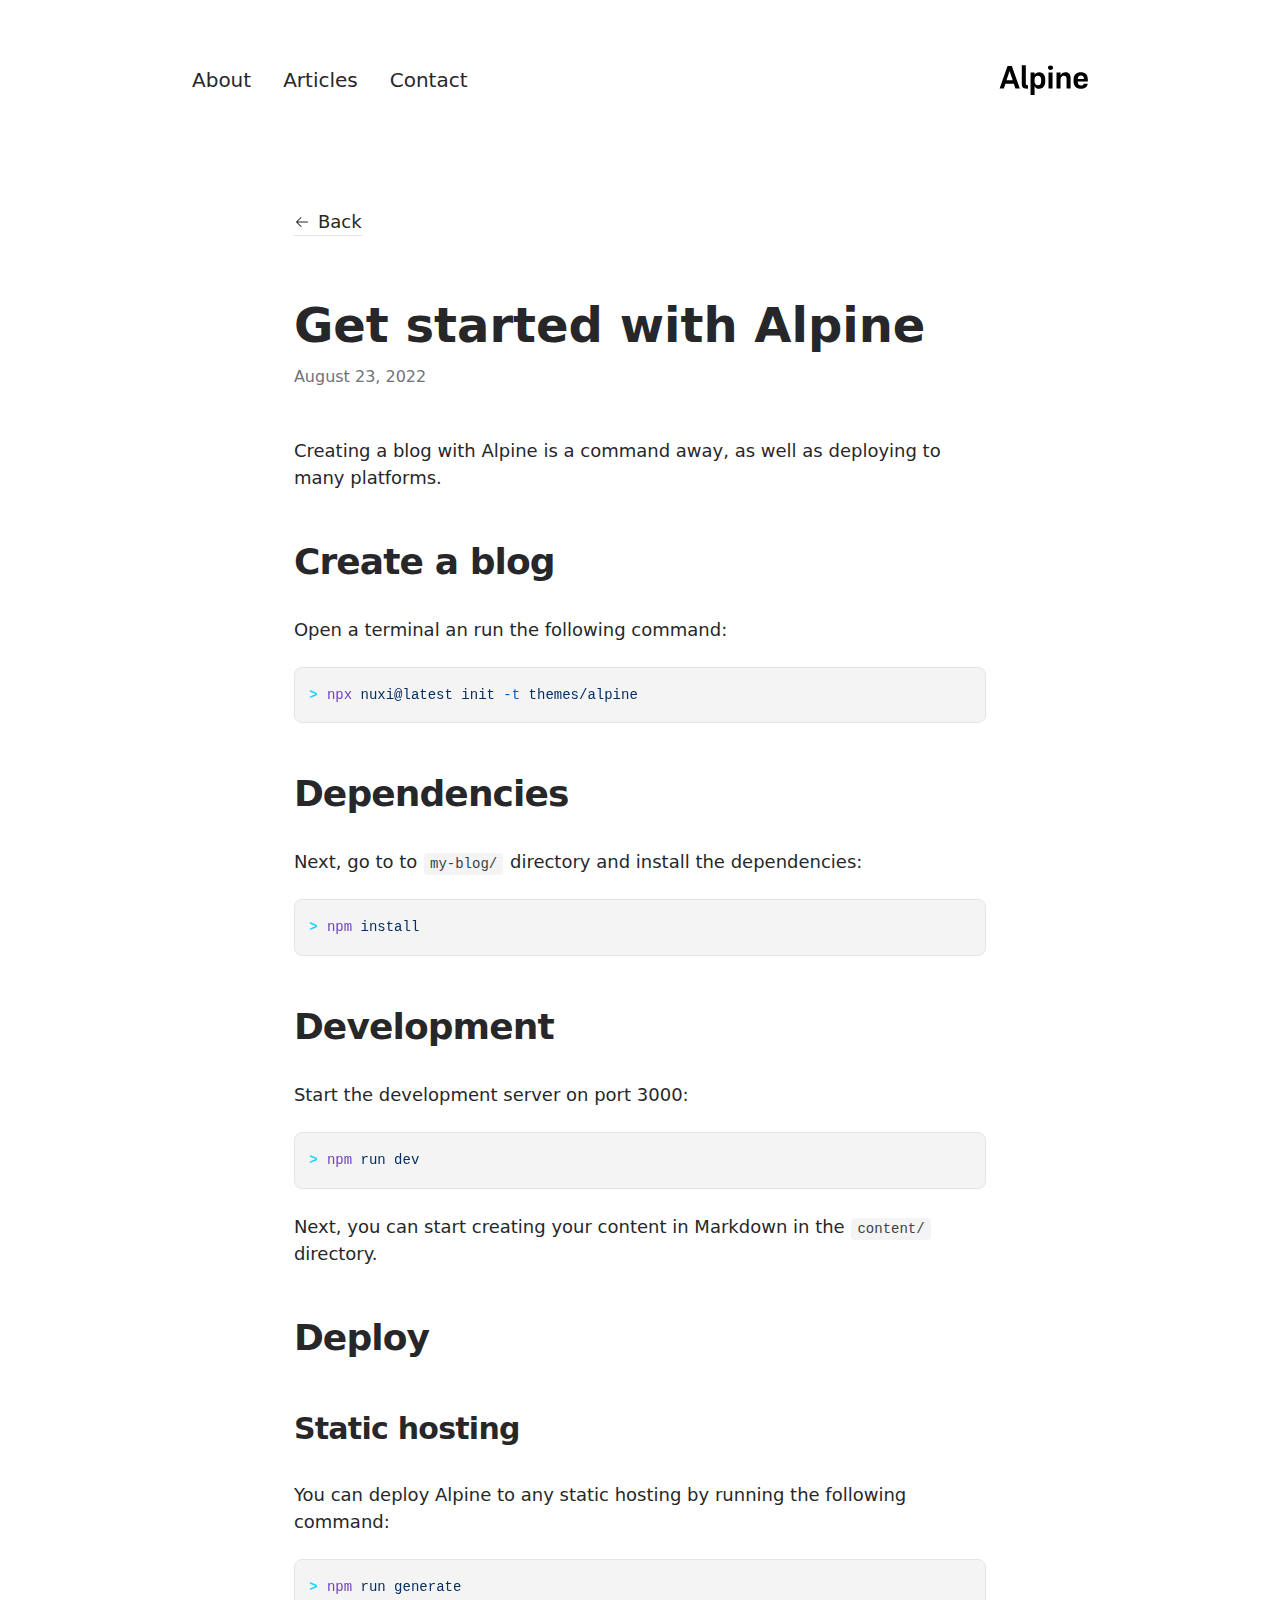
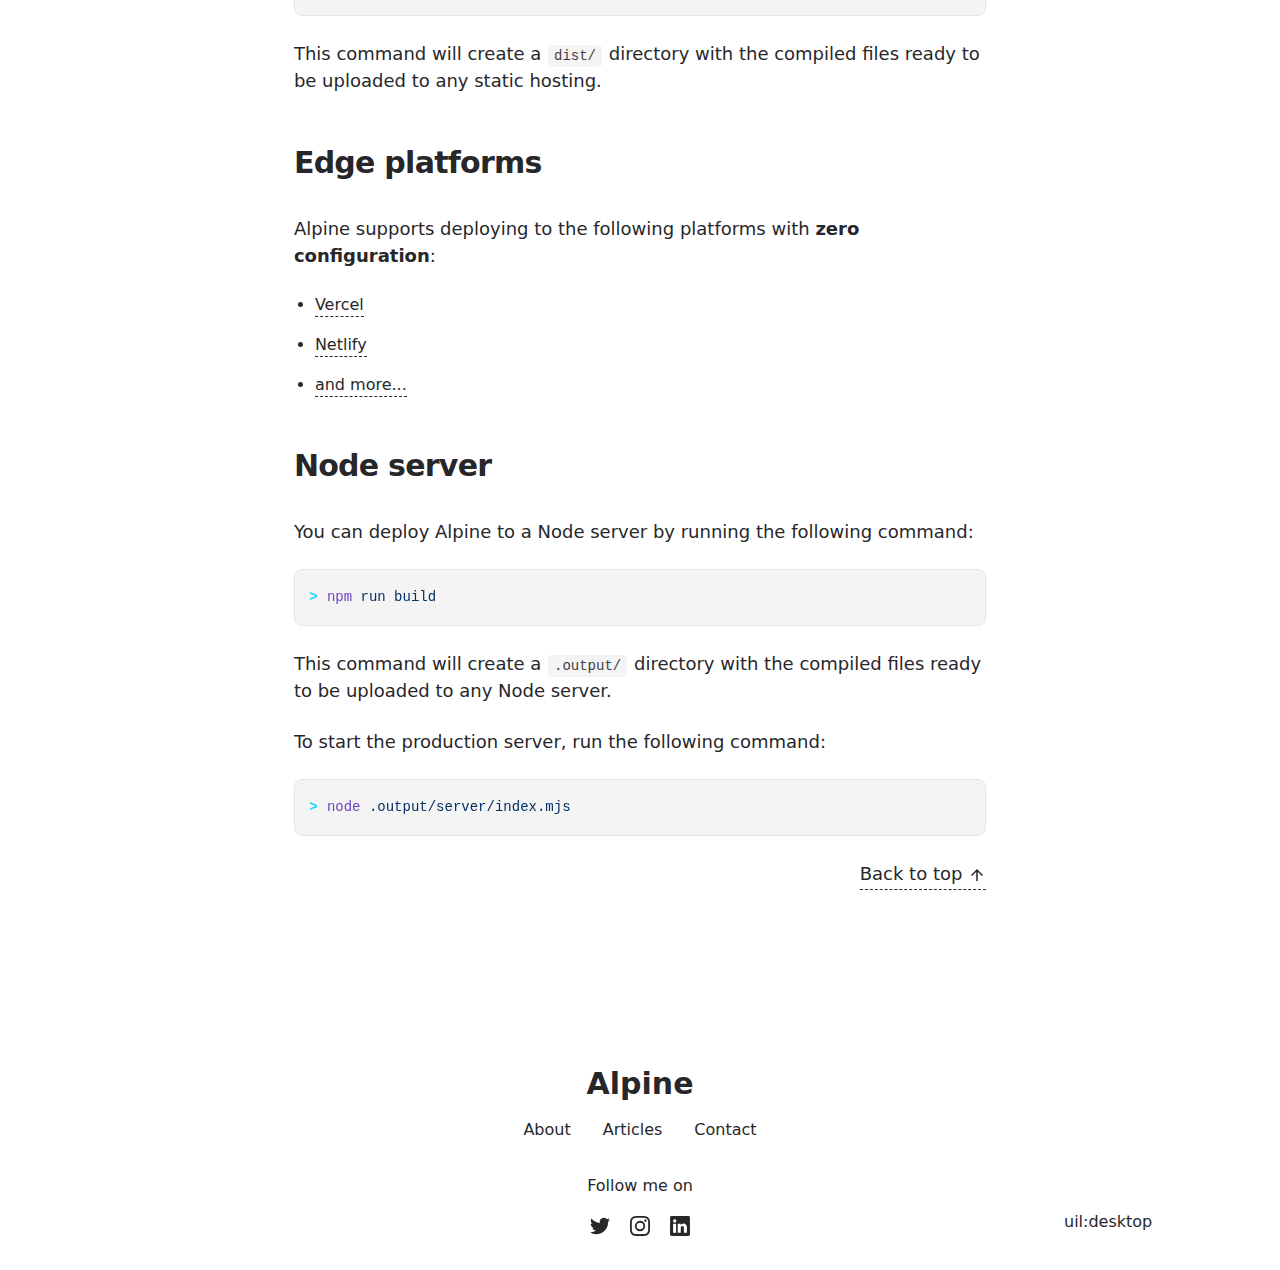
<file: articles/get-started/index.html>
<!DOCTYPE html><html lang="en"><head><meta charset="utf-8">
<meta name="viewport" content="width=device-width, initial-scale=1">
<title>Get started with Alpine</title>
<meta name="twitter:card" content="summary_large_image">
<meta property="og:image:width" content="400">
<meta property="og:image:height" content="300">
<meta property="og:image:alt" content="An image showcasing my project.">
<meta property="og:title" content="Get started with Alpine">
<meta name="description" content="Creating a blog with Alpine is a command away, as well as deploying to many platforms.">
<meta property="og:description" content="Creating a blog with Alpine is a command away, as well as deploying to many platforms.">
<meta property="og:image" content="/articles/get-started.webp">
<link rel="preload" as="fetch" crossorigin="anonymous" href="/articles/get-started/_payload.json">
<link rel="stylesheet" href="/_nuxt/entry.xdudFr-M.css">
<link rel="stylesheet" href="/_nuxt/DocumentDrivenNotFound.yJa1Kukl.css">
<link rel="stylesheet" href="/_nuxt/article.nQA0MVNo.css">
<link rel="stylesheet" href="/_nuxt/ProseA.Pmk7nWoU.css">
<link rel="stylesheet" href="/_nuxt/ProseH1.gQ3hqBEO.css">
<link rel="stylesheet" href="/_nuxt/ProseP.8KV9OGMk.css">
<link rel="stylesheet" href="/_nuxt/ProseH2.Zz2NreHT.css">
<link rel="stylesheet" href="/_nuxt/ProsePre.nIRUQbb-.css">
<link rel="stylesheet" href="/_nuxt/ProseCode.GcfskpID.css">
<link rel="stylesheet" href="/_nuxt/ProseCodeInline.KwdU_R1r.css">
<link rel="stylesheet" href="/_nuxt/ProseH3.rzgb7ms0.css">
<link rel="stylesheet" href="/_nuxt/ProseStrong.ThIDCA-m.css">
<link rel="stylesheet" href="/_nuxt/ProseUl.DjU0llxY.css">
<link rel="stylesheet" href="/_nuxt/ProseLi.o_a4G4lQ.css">
<link rel="modulepreload" as="script" crossorigin href="/_nuxt/entry.kBYej6TZ.js">
<link rel="modulepreload" as="script" crossorigin href="/_nuxt/NuxtImg.rYj4hG67.js">
<link rel="modulepreload" as="script" crossorigin href="/_nuxt/document-driven.ajXl42ec.js">
<link rel="modulepreload" as="script" crossorigin href="/_nuxt/DocumentDrivenEmpty.4U1C0Hdi.js">
<link rel="modulepreload" as="script" crossorigin href="/_nuxt/ContentRenderer.gZ6eyxDk.js">
<link rel="modulepreload" as="script" crossorigin href="/_nuxt/ContentRendererMarkdown.vue.Wnk-XvIH.js">
<link rel="modulepreload" as="script" crossorigin href="/_nuxt/DocumentDrivenNotFound.E39XyPko.js">
<link rel="modulepreload" as="script" crossorigin href="/_nuxt/article.dt3IHeo3.js">
<link rel="modulepreload" as="script" crossorigin href="/_nuxt/ProseA.-u-8ik08.js">
<link rel="modulepreload" as="script" crossorigin href="/_nuxt/date.3uOv5BcS.js">
<link rel="modulepreload" as="script" crossorigin href="/_nuxt/ContentRendererMarkdown.NcICwNFv.js">
<link rel="modulepreload" as="script" crossorigin href="/_nuxt/ProseH1.RTkYqz2O.js">
<link rel="modulepreload" as="script" crossorigin href="/_nuxt/ProseP.Ez2MEDJx.js">
<link rel="modulepreload" as="script" crossorigin href="/_nuxt/ProseH2.x8arhvMt.js">
<link rel="modulepreload" as="script" crossorigin href="/_nuxt/ProsePre.5FGv0KK8.js">
<link rel="modulepreload" as="script" crossorigin href="/_nuxt/ProseCode.JBRRhz08.js">
<link rel="modulepreload" as="script" crossorigin href="/_nuxt/ProseCodeInline.XCEkhyZp.js">
<link rel="modulepreload" as="script" crossorigin href="/_nuxt/ProseH3.SxveHQ8p.js">
<link rel="modulepreload" as="script" crossorigin href="/_nuxt/ProseStrong._duIOb1E.js">
<link rel="modulepreload" as="script" crossorigin href="/_nuxt/ProseUl.l1rwWvEP.js">
<link rel="modulepreload" as="script" crossorigin href="/_nuxt/ProseLi.qX2RpkVb.js">
<link rel="prefetch" as="script" crossorigin href="/_nuxt/default.Aa0lKSs8.js">
<link rel="prefetch" as="script" crossorigin href="/_nuxt/page._Ab13uZA.js">
<link rel="prefetch" as="script" crossorigin href="/_nuxt/client-db.p6xgNh2E.js">
<link rel="prefetch" as="style" href="/_nuxt/useStudio.5vfyueRC.css">
<link rel="prefetch" as="script" crossorigin href="/_nuxt/useStudio.u3G0uny8.js">
<link rel="prefetch" as="style" href="/_nuxt/error-404._LjjY-y0.css">
<link rel="prefetch" as="script" crossorigin href="/_nuxt/error-404.3jm6MtEr.js">
<link rel="prefetch" as="style" href="/_nuxt/error-500.Ke0_YfD7.css">
<link rel="prefetch" as="script" crossorigin href="/_nuxt/error-500.htj3ta3a.js">
<script type="module" src="/_nuxt/entry.kBYej6TZ.js" crossorigin></script><style id="pinceau-runtime-hydratable">@media{.phy[--]{--puid:Cm_6yx-v;}.pv-J3VZGP{max-width:var(--elements-container-maxWidth);padding-left:var(--elements-container-padding-mobile);padding-right:var(--elements-container-padding-mobile);}@media (min-width: 475px){.pv-J3VZGP{padding-left:var(--elements-container-padding-xs);padding-right:var(--elements-container-padding-xs);}}@media (min-width: 640px){.pv-J3VZGP{padding-left:var(--elements-container-padding-sm);padding-right:var(--elements-container-padding-sm);}}@media (min-width: 768px){.pv-J3VZGP{padding-left:var(--elements-container-padding-md);padding-right:var(--elements-container-padding-md);}}} </style><style id="pinceau-theme">@media { :root {--pinceau-mq: initial; --alpine-readableLine: 68ch;--alpine-backdrop-backgroundColor: #f4f4f5b3;--prose-code-inline-padding: 0.2rem 0.375rem 0.2rem 0.375rem;--prose-code-block-backdropFilter: contrast(1);--prose-code-block-border-style: solid;--prose-code-block-border-width: 1px;--prose-tbody-tr-borderBottom-style: dashed;--prose-tbody-tr-borderBottom-width: 1px;--prose-th-textAlign: inherit;--prose-thead-borderBottom-style: solid;--prose-thead-borderBottom-width: 1px;--prose-thead-border-style: solid;--prose-thead-border-width: 0px;--prose-table-textAlign: start;--prose-hr-width: 1px;--prose-hr-style: solid;--prose-li-listStylePosition: outside;--prose-ol-li-markerColor: currentColor;--prose-ol-paddingInlineStart: 21px;--prose-ol-listStyleType: decimal;--prose-ul-li-markerColor: currentColor;--prose-ul-paddingInlineStart: 21px;--prose-ul-listStyleType: disc;--prose-blockquote-border-style: solid;--prose-blockquote-border-width: 4px;--prose-blockquote-quotes: '201C' '201D' '2018' '2019';--prose-blockquote-paddingInlineStart: 24px;--prose-a-code-color-hover: currentColor;--prose-a-code-color-static: currentColor;--prose-a-hasCode-borderBottom: none;--prose-a-border-distance: 2px;--prose-a-border-color-hover: currentColor;--prose-a-border-color-static: currentColor;--prose-a-border-style-hover: solid;--prose-a-border-style-static: dashed;--prose-a-border-width: 1px;--prose-a-color-static: inherit;--prose-a-textDecoration: none;--prose-h6-margin: 3rem 0 2rem;--prose-h5-margin: 3rem 0 2rem;--prose-h4-margin: 3rem 0 2rem;--prose-h3-margin: 3rem 0 2rem;--prose-h2-margin: 3rem 0 2rem;--prose-h1-margin: 0 0 2rem;--prose-p-fontSize: 18px;--typography-lead-loose: 2;--typography-lead-relaxed: 1.625;--typography-lead-normal: 1.5;--typography-lead-snug: 1.375;--typography-lead-tight: 1.25;--typography-lead-none: 1;--typography-lead-10: 2.5rem;--typography-lead-9: 2.25rem;--typography-lead-8: 2rem;--typography-lead-7: 1.75rem;--typography-lead-6: 1.5rem;--typography-lead-5: 1.25rem;--typography-lead-4: 1rem;--typography-lead-3: .75rem;--typography-lead-2: .5rem;--typography-lead-1: .025rem;--typography-fontWeight-black: 900;--typography-fontWeight-extrabold: 800;--typography-fontWeight-bold: 700;--typography-fontWeight-semibold: 600;--typography-fontWeight-medium: 500;--typography-fontWeight-normal: 400;--typography-fontWeight-light: 300;--typography-fontWeight-extralight: 200;--typography-fontWeight-thin: 100;--typography-fontSize-9xl: 128px;--typography-fontSize-8xl: 96px;--typography-fontSize-7xl: 72px;--typography-fontSize-6xl: 60px;--typography-fontSize-5xl: 48px;--typography-fontSize-4xl: 36px;--typography-fontSize-3xl: 30px;--typography-fontSize-2xl: 24px;--typography-fontSize-xl: 20px;--typography-fontSize-lg: 18px;--typography-fontSize-base: 16px;--typography-fontSize-sm: 14px;--typography-fontSize-xs: 12px;--typography-letterSpacing-wide: 0.025em;--typography-letterSpacing-tight: -0.025em;--typography-verticalMargin-base: 24px;--typography-verticalMargin-sm: 16px;--elements-border-secondary-hover: [object Object];--elements-backdrop-background: #fffc;--elements-backdrop-filter: saturate(200%) blur(20px);--elements-container-maxWidth: 64rem;--lead-loose: 2;--lead-relaxed: 1.625;--lead-normal: 1.5;--lead-snug: 1.375;--lead-tight: 1.25;--lead-none: 1;--lead-10: 2.5rem;--lead-9: 2.25rem;--lead-8: 2rem;--lead-7: 1.75rem;--lead-6: 1.5rem;--lead-5: 1.25rem;--lead-4: 1rem;--lead-3: .75rem;--lead-2: .5rem;--lead-1: .025rem;--letterSpacing-widest: 0.1em;--letterSpacing-wider: 0.05em;--letterSpacing-wide: 0.025em;--letterSpacing-normal: 0em;--letterSpacing-tight: -0.025em;--letterSpacing-tighter: -0.05em;--fontSize-9xl: 8rem;--fontSize-8xl: 6rem;--fontSize-7xl: 4.5rem;--fontSize-6xl: 3.75rem;--fontSize-5xl: 3rem;--fontSize-4xl: 2.25rem;--fontSize-3xl: 1.875rem;--fontSize-2xl: 1.5rem;--fontSize-xl: 1.25rem;--fontSize-lg: 1.125rem;--fontSize-base: 1rem;--fontSize-sm: 0.875rem;--fontSize-xs: 0.75rem;--fontWeight-black: 900;--fontWeight-extrabold: 800;--fontWeight-bold: 700;--fontWeight-semibold: 600;--fontWeight-medium: 500;--fontWeight-normal: 400;--fontWeight-light: 300;--fontWeight-extralight: 200;--fontWeight-thin: 100;--font-mono: ui-monospace, SFMono-Regular, Menlo, Monaco, Consolas, Liberation Mono, Courier New, monospace;--font-serif: ui-serif, Georgia, Cambria, Times New Roman, Times, serif;--font-sans: ui-sans-serif, system-ui, -apple-system, BlinkMacSystemFont, Segoe UI, Roboto, Helvetica Neue, Arial, Noto Sans, sans-serif, Apple Color Emoji, Segoe UI Emoji, Segoe UI Symbol, Noto Color Emoji;--opacity-total: 1;--opacity-high: 0.8;--opacity-medium: 0.5;--opacity-soft: 0.3;--opacity-light: 0.15;--opacity-bright: 0.1;--opacity-noOpacity: 0;--borderWidth-lg: 3px;--borderWidth-md: 2px;--borderWidth-sm: 1px;--borderWidth-noBorder: 0;--space-rem-875: 0.875rem;--space-rem-625: 0.625rem;--space-rem-375: 0.375rem;--space-rem-125: 0.125rem;--space-px: 1px;--space-128: 32rem;--space-96: 24rem;--space-80: 20rem;--space-72: 18rem;--space-64: 16rem;--space-60: 15rem;--space-56: 14rem;--space-52: 13rem;--space-48: 12rem;--space-44: 11rem;--space-40: 10rem;--space-36: 9rem;--space-32: 8rem;--space-28: 7rem;--space-24: 6rem;--space-20: 5rem;--space-16: 4rem;--space-14: 3.5rem;--space-12: 3rem;--space-11: 2.75rem;--space-10: 2.5rem;--space-9: 2.25rem;--space-8: 2rem;--space-7: 1.75rem;--space-6: 1.5rem;--space-5: 1.25rem;--space-4: 1rem;--space-3: 0.75rem;--space-2: 0.5rem;--space-1: 0.25rem;--space-0: 0px;--size-full: 100%;--size-7xl: 80rem;--size-6xl: 72rem;--size-5xl: 64rem;--size-4xl: 56rem;--size-3xl: 48rem;--size-2xl: 42rem;--size-xl: 36rem;--size-lg: 32rem;--size-md: 28rem;--size-sm: 24rem;--size-xs: 20rem;--size-200: 200px;--size-104: 104px;--size-80: 80px;--size-64: 64px;--size-56: 56px;--size-48: 48px;--size-40: 40px;--size-32: 32px;--size-24: 24px;--size-20: 20px;--size-16: 16px;--size-12: 12px;--size-8: 8px;--size-6: 6px;--size-4: 4px;--size-2: 2px;--size-0: 0px;--radii-full: 9999px;--radii-3xl: 1.75rem;--radii-2xl: 1.5rem;--radii-xl: 1rem;--radii-lg: 0.75rem;--radii-md: 0.5rem;--radii-sm: 0.375rem;--radii-xs: 0.25rem;--radii-2xs: 0.125rem;--radii-none: 0px;--shadow-none: 0px 0px 0px 0px transparent;--shadow-lg: 0px 10px 15px -3px #000000, 0px 4px 6px -4px #000000;--shadow-md: 0px 4px 6px -1px #000000, 0px 2px 4px -2px #000000;--shadow-sm: 0px 1px 3px 0px #000000, 0px 1px 2px -1px #000000;--shadow-xs: 0px 1px 2px 0px #000000;--height-screen: 100vh;--width-screen: 100vw;--color-primary-900: #002e38;--color-primary-800: #005c70;--color-primary-700: #008aa9;--color-primary-600: #00b9e1;--color-primary-500: #1ad6ff;--color-primary-400: #40ddff;--color-primary-300: #66e4ff;--color-primary-200: #8deaff;--color-primary-100: #b3f1ff;--color-primary-50: #d9f8ff;--color-ruby-900: #380011;--color-ruby-800: #700021;--color-ruby-700: #a90032;--color-ruby-600: #e10043;--color-ruby-500: #ff1a5e;--color-ruby-400: #ff4079;--color-ruby-300: #ff6694;--color-ruby-200: #ff8dae;--color-ruby-100: #ffb3c9;--color-ruby-50: #ffd9e4;--color-pink-900: #380025;--color-pink-800: #70004b;--color-pink-700: #a90070;--color-pink-600: #e10095;--color-pink-500: #ff1ab2;--color-pink-400: #ff40bf;--color-pink-300: #ff66cc;--color-pink-200: #ff8dd8;--color-pink-100: #ffb3e5;--color-pink-50: #ffd9f2;--color-purple-900: #190038;--color-purple-800: #330070;--color-purple-700: #4c00a9;--color-purple-600: #6500e1;--color-purple-500: #811aff;--color-purple-400: #9640ff;--color-purple-300: #ab66ff;--color-purple-200: #c08dff;--color-purple-100: #d5b3ff;--color-purple-50: #ead9ff;--color-royalblue-900: #0b0531;--color-royalblue-800: #160a62;--color-royalblue-700: #211093;--color-royalblue-600: #2c15c4;--color-royalblue-500: #4127e8;--color-royalblue-400: #614bec;--color-royalblue-300: #806ff0;--color-royalblue-200: #a093f3;--color-royalblue-100: #c0b7f7;--color-royalblue-50: #dfdbfb;--color-indigoblue-900: #001238;--color-indigoblue-800: #002370;--color-indigoblue-700: #0035a9;--color-indigoblue-600: #0047e1;--color-indigoblue-500: #1a62ff;--color-indigoblue-400: #407cff;--color-indigoblue-300: #6696ff;--color-indigoblue-200: #8db0ff;--color-indigoblue-100: #b3cbff;--color-indigoblue-50: #d9e5ff;--color-blue-900: #002438;--color-blue-800: #004870;--color-blue-700: #006ca9;--color-blue-600: #0090e1;--color-blue-500: #1aadff;--color-blue-400: #40bbff;--color-blue-300: #66c8ff;--color-blue-200: #8dd6ff;--color-blue-100: #b3e4ff;--color-blue-50: #d9f1ff;--color-lightblue-900: #002e38;--color-lightblue-800: #005c70;--color-lightblue-700: #008aa9;--color-lightblue-600: #00b9e1;--color-lightblue-500: #1ad6ff;--color-lightblue-400: #40ddff;--color-lightblue-300: #66e4ff;--color-lightblue-200: #8deaff;--color-lightblue-100: #b3f1ff;--color-lightblue-50: #d9f8ff;--color-teal-900: #062a28;--color-teal-800: #0b544f;--color-teal-700: #117d77;--color-teal-600: #16a79e;--color-teal-500: #1cd1c6;--color-teal-400: #36e4da;--color-teal-300: #5fe9e1;--color-teal-200: #87efe9;--color-teal-100: #aff4f0;--color-teal-50: #d7faf8;--color-pear-900: #2a2b09;--color-pear-800: #545512;--color-pear-700: #7e801b;--color-pear-600: #a8aa24;--color-pear-500: #d0d32f;--color-pear-400: #d8da52;--color-pear-300: #e0e274;--color-pear-200: #e8e997;--color-pear-100: #eff0ba;--color-pear-50: #f7f8dc;--color-red-900: #380300;--color-red-800: #700700;--color-red-700: #a90a00;--color-red-600: #e10e00;--color-red-500: #ff281a;--color-red-400: #ff4c40;--color-red-300: #ff7066;--color-red-200: #ff948d;--color-red-100: #ffb7b3;--color-red-50: #ffdbd9;--color-orange-900: #381800;--color-orange-800: #702f00;--color-orange-700: #a94700;--color-orange-600: #e15e00;--color-orange-500: #ff7a1a;--color-orange-400: #ff9040;--color-orange-300: #ffa666;--color-orange-200: #ffbd8d;--color-orange-100: #ffd3b3;--color-orange-50: #ffe9d9;--color-yellow-900: #362b03;--color-yellow-800: #6d5605;--color-yellow-700: #a38108;--color-yellow-600: #daac0a;--color-yellow-500: #f5c828;--color-yellow-400: #f7d14c;--color-yellow-300: #f8da70;--color-yellow-200: #fae393;--color-yellow-100: #fcedb7;--color-yellow-50: #fdf6db;--color-green-900: #003f25;--color-green-800: #005e38;--color-green-700: #007e4a;--color-green-600: #009d5d;--color-green-500: #00bd6f;--color-green-400: #00dc82;--color-green-300: #30ffaa;--color-green-200: #83ffcc;--color-green-100: #acffdd;--color-green-50: #d6ffee;--color-gray-900: #18181B;--color-gray-800: #27272A;--color-gray-700: #3f3f46;--color-gray-600: #52525B;--color-gray-500: #71717A;--color-gray-400: #a1a1aa;--color-gray-300: #D4d4d8;--color-gray-200: #e4e4e7;--color-gray-100: #f4f4f5;--color-gray-50: #fafafa;--color-black: #0c0c0d;--color-white: #FFFFFF;--media-portrait: only screen and (orientation: portrait);--media-landscape: only screen and (orientation: landscape);--media-rm: (prefers-reduced-motion: reduce);--media-2xl: (min-width: 1536px);--media-xl: (min-width: 1280px);--media-lg: (min-width: 1024px);--media-md: (min-width: 768px);--media-sm: (min-width: 640px);--media-xs: (min-width: 475px);--alpine-body-color: var(--color-gray-800);--alpine-body-backgroundColor: var(--color-white);--prose-code-inline-fontWeight: var(--typography-fontWeight-normal);--prose-code-inline-fontSize: var(--typography-fontSize-sm);--prose-code-inline-borderRadius: var(--radii-xs);--prose-code-block-pre-padding: var(--typography-verticalMargin-sm);--prose-code-block-margin: var(--typography-verticalMargin-base) 0;--prose-code-block-fontSize: var(--typography-fontSize-sm);--prose-tbody-code-inline-fontSize: var(--typography-fontSize-sm);--prose-tbody-td-padding: var(--typography-verticalMargin-sm);--prose-th-fontWeight: var(--typography-fontWeight-semibold);--prose-th-padding: 0 var(--typography-verticalMargin-sm) var(--typography-verticalMargin-sm) var(--typography-verticalMargin-sm);--prose-table-lineHeight: var(--typography-lead-6);--prose-table-fontSize: var(--typography-fontSize-sm);--prose-table-margin: var(--typography-verticalMargin-base) 0;--prose-hr-margin: var(--typography-verticalMargin-base) 0;--prose-li-margin: var(--typography-verticalMargin-sm) 0;--prose-ol-margin: var(--typography-verticalMargin-base) 0;--prose-ul-margin: var(--typography-verticalMargin-base) 0;--prose-blockquote-margin: var(--typography-verticalMargin-base) 0;--prose-a-code-border-style: var(--prose-a-border-style-static);--prose-a-code-border-width: var(--prose-a-border-width);--prose-a-fontWeight: var(--typography-fontWeight-medium);--prose-img-margin: var(--typography-verticalMargin-base) 0;--prose-strong-fontWeight: var(--typography-fontWeight-semibold);--prose-h6-iconSize: var(--typography-fontSize-base);--prose-h6-fontWeight: var(--typography-fontWeight-semibold);--prose-h6-lineHeight: var(--typography-lead-normal);--prose-h6-fontSize: var(--typography-fontSize-lg);--prose-h5-iconSize: var(--typography-fontSize-lg);--prose-h5-fontWeight: var(--typography-fontWeight-semibold);--prose-h5-lineHeight: var(--typography-lead-snug);--prose-h5-fontSize: var(--typography-fontSize-xl);--prose-h4-iconSize: var(--typography-fontSize-lg);--prose-h4-letterSpacing: var(--typography-letterSpacing-tight);--prose-h4-fontWeight: var(--typography-fontWeight-semibold);--prose-h4-lineHeight: var(--typography-lead-snug);--prose-h4-fontSize: var(--typography-fontSize-2xl);--prose-h3-iconSize: var(--typography-fontSize-xl);--prose-h3-letterSpacing: var(--typography-letterSpacing-tight);--prose-h3-fontWeight: var(--typography-fontWeight-semibold);--prose-h3-lineHeight: var(--typography-lead-snug);--prose-h3-fontSize: var(--typography-fontSize-3xl);--prose-h2-iconSize: var(--typography-fontSize-2xl);--prose-h2-letterSpacing: var(--typography-letterSpacing-tight);--prose-h2-fontWeight: var(--typography-fontWeight-semibold);--prose-h2-lineHeight: var(--typography-lead-tight);--prose-h2-fontSize: var(--typography-fontSize-4xl);--prose-h1-iconSize: var(--typography-fontSize-3xl);--prose-h1-letterSpacing: var(--typography-letterSpacing-tight);--prose-h1-fontWeight: var(--typography-fontWeight-bold);--prose-h1-lineHeight: var(--typography-lead-tight);--prose-h1-fontSize: var(--typography-fontSize-5xl);--prose-p-br-margin: var(--typography-verticalMargin-base) 0 0 0;--prose-p-margin: var(--typography-verticalMargin-base) 0;--prose-p-lineHeight: var(--typography-lead-normal);--typography-color-primary-900: var(--color-primary-900);--typography-color-primary-800: var(--color-primary-800);--typography-color-primary-700: var(--color-primary-700);--typography-color-primary-600: var(--color-primary-600);--typography-color-primary-500: var(--color-primary-500);--typography-color-primary-400: var(--color-primary-400);--typography-color-primary-300: var(--color-primary-300);--typography-color-primary-200: var(--color-primary-200);--typography-color-primary-100: var(--color-primary-100);--typography-color-primary-50: var(--color-primary-50);--typography-font-code: var(--font-mono);--typography-font-body: var(--font-sans);--typography-font-display: var(--font-sans);--typography-body-backgroundColor: var(--color-white);--typography-body-color: var(--color-black);--elements-state-danger-borderColor-secondary: var(--color-red-200);--elements-state-danger-borderColor-primary: var(--color-red-100);--elements-state-danger-backgroundColor-secondary: var(--color-red-100);--elements-state-danger-backgroundColor-primary: var(--color-red-50);--elements-state-danger-color-secondary: var(--color-red-600);--elements-state-danger-color-primary: var(--color-red-500);--elements-state-warning-borderColor-secondary: var(--color-yellow-200);--elements-state-warning-borderColor-primary: var(--color-yellow-100);--elements-state-warning-backgroundColor-secondary: var(--color-yellow-100);--elements-state-warning-backgroundColor-primary: var(--color-yellow-50);--elements-state-warning-color-secondary: var(--color-yellow-700);--elements-state-warning-color-primary: var(--color-yellow-600);--elements-state-success-borderColor-secondary: var(--color-green-200);--elements-state-success-borderColor-primary: var(--color-green-100);--elements-state-success-backgroundColor-secondary: var(--color-green-100);--elements-state-success-backgroundColor-primary: var(--color-green-50);--elements-state-success-color-secondary: var(--color-green-600);--elements-state-success-color-primary: var(--color-green-500);--elements-state-info-borderColor-secondary: var(--color-blue-200);--elements-state-info-borderColor-primary: var(--color-blue-100);--elements-state-info-backgroundColor-secondary: var(--color-blue-100);--elements-state-info-backgroundColor-primary: var(--color-blue-50);--elements-state-info-color-secondary: var(--color-blue-600);--elements-state-info-color-primary: var(--color-blue-500);--elements-state-primary-borderColor-secondary: var(--color-primary-200);--elements-state-primary-borderColor-primary: var(--color-primary-100);--elements-state-primary-backgroundColor-secondary: var(--color-primary-100);--elements-state-primary-backgroundColor-primary: var(--color-primary-50);--elements-state-primary-color-secondary: var(--color-primary-700);--elements-state-primary-color-primary: var(--color-primary-600);--elements-surface-secondary-backgroundColor: var(--color-gray-200);--elements-surface-primary-backgroundColor: var(--color-gray-100);--elements-surface-background-base: var(--color-gray-100);--elements-border-secondary-static: var(--color-gray-200);--elements-border-primary-hover: var(--color-gray-200);--elements-border-primary-static: var(--color-gray-100);--elements-container-padding-md: var(--space-16);--elements-container-padding-sm: var(--space-12);--elements-container-padding-xs: var(--space-8);--elements-container-padding-mobile: var(--space-6);--elements-text-secondary-color-hover: var(--color-gray-700);--elements-text-secondary-color-static: var(--color-gray-500);--elements-text-primary-color-static: var(--color-gray-900);--text-6xl-lineHeight: var(--lead-none);--text-6xl-fontSize: var(--fontSize-6xl);--text-5xl-lineHeight: var(--lead-none);--text-5xl-fontSize: var(--fontSize-5xl);--text-4xl-lineHeight: var(--lead-10);--text-4xl-fontSize: var(--fontSize-4xl);--text-3xl-lineHeight: var(--lead-9);--text-3xl-fontSize: var(--fontSize-3xl);--text-2xl-lineHeight: var(--lead-8);--text-2xl-fontSize: var(--fontSize-2xl);--text-xl-lineHeight: var(--lead-7);--text-xl-fontSize: var(--fontSize-xl);--text-lg-lineHeight: var(--lead-7);--text-lg-fontSize: var(--fontSize-lg);--text-base-lineHeight: var(--lead-6);--text-base-fontSize: var(--fontSize-base);--text-sm-lineHeight: var(--lead-5);--text-sm-fontSize: var(--fontSize-sm);--text-xs-lineHeight: var(--lead-4);--text-xs-fontSize: var(--fontSize-xs);--shadow-2xl: 0px 25px 50px -12px var(--color-gray-900);--shadow-xl: 0px 20px 25px -5px var(--color-gray-400), 0px 8px 10px -6px #000000;--color-secondary-900: var(--color-gray-900);--color-secondary-800: var(--color-gray-800);--color-secondary-700: var(--color-gray-700);--color-secondary-600: var(--color-gray-600);--color-secondary-500: var(--color-gray-500);--color-secondary-400: var(--color-gray-400);--color-secondary-300: var(--color-gray-300);--color-secondary-200: var(--color-gray-200);--color-secondary-100: var(--color-gray-100);--color-secondary-50: var(--color-gray-50);--prose-a-code-background-hover: var(--typography-color-primary-50);--prose-a-code-border-color-hover: var(--typography-color-primary-500);--prose-a-color-hover: var(--typography-color-primary-500);--typography-color-secondary-900: var(--color-secondary-900);--typography-color-secondary-800: var(--color-secondary-800);--typography-color-secondary-700: var(--color-secondary-700);--typography-color-secondary-600: var(--color-secondary-600);--typography-color-secondary-500: var(--color-secondary-500);--typography-color-secondary-400: var(--color-secondary-400);--typography-color-secondary-300: var(--color-secondary-300);--typography-color-secondary-200: var(--color-secondary-200);--typography-color-secondary-100: var(--color-secondary-100);--typography-color-secondary-50: var(--color-secondary-50);--prose-code-inline-backgroundColor: var(--typography-color-secondary-100);--prose-code-inline-color: var(--typography-color-secondary-700);--prose-code-block-backgroundColor: var(--typography-color-secondary-100);--prose-code-block-color: var(--typography-color-secondary-700);--prose-code-block-border-color: var(--typography-color-secondary-200);--prose-tbody-tr-borderBottom-color: var(--typography-color-secondary-200);--prose-th-color: var(--typography-color-secondary-600);--prose-thead-borderBottom-color: var(--typography-color-secondary-200);--prose-thead-border-color: var(--typography-color-secondary-300);--prose-hr-color: var(--typography-color-secondary-200);--prose-blockquote-border-color: var(--typography-color-secondary-200);--prose-blockquote-color: var(--typography-color-secondary-500);--prose-a-code-border-color-static: var(--typography-color-secondary-400); } }@media { :root.dark {--pinceau-mq: dark; --alpine-backdrop-backgroundColor: #18181bb3;--prose-code-block-backdropFilter: contrast(1);--prose-ol-li-markerColor: currentColor;--prose-ul-li-markerColor: currentColor;--prose-a-code-color-hover: currentColor;--prose-a-code-color-static: currentColor;--prose-a-border-color-hover: currentColor;--prose-a-border-color-static: currentColor;--prose-a-color-static: inherit;--elements-backdrop-background: #0c0d0ccc;--alpine-body-color: var(--color-gray-200);--alpine-body-backgroundColor: var(--color-black);--typography-body-backgroundColor: var(--color-black);--typography-body-color: var(--color-white);--elements-state-danger-borderColor-secondary: var(--color-red-700);--elements-state-danger-borderColor-primary: var(--color-red-800);--elements-state-danger-backgroundColor-secondary: var(--color-red-800);--elements-state-danger-backgroundColor-primary: var(--color-red-900);--elements-state-danger-color-secondary: var(--color-red-200);--elements-state-danger-color-primary: var(--color-red-300);--elements-state-warning-borderColor-secondary: var(--color-yellow-700);--elements-state-warning-borderColor-primary: var(--color-yellow-800);--elements-state-warning-backgroundColor-secondary: var(--color-yellow-800);--elements-state-warning-backgroundColor-primary: var(--color-yellow-900);--elements-state-warning-color-secondary: var(--color-yellow-200);--elements-state-warning-color-primary: var(--color-yellow-400);--elements-state-success-borderColor-secondary: var(--color-green-700);--elements-state-success-borderColor-primary: var(--color-green-800);--elements-state-success-backgroundColor-secondary: var(--color-green-800);--elements-state-success-backgroundColor-primary: var(--color-green-900);--elements-state-success-color-secondary: var(--color-green-200);--elements-state-success-color-primary: var(--color-green-400);--elements-state-info-borderColor-secondary: var(--color-blue-700);--elements-state-info-borderColor-primary: var(--color-blue-800);--elements-state-info-backgroundColor-secondary: var(--color-blue-800);--elements-state-info-backgroundColor-primary: var(--color-blue-900);--elements-state-info-color-secondary: var(--color-blue-200);--elements-state-info-color-primary: var(--color-blue-400);--elements-state-primary-borderColor-secondary: var(--color-primary-700);--elements-state-primary-borderColor-primary: var(--color-primary-800);--elements-state-primary-backgroundColor-secondary: var(--color-primary-800);--elements-state-primary-backgroundColor-primary: var(--color-primary-900);--elements-state-primary-color-secondary: var(--color-primary-200);--elements-state-primary-color-primary: var(--color-primary-400);--elements-surface-secondary-backgroundColor: var(--color-gray-800);--elements-surface-primary-backgroundColor: var(--color-gray-900);--elements-surface-background-base: var(--color-gray-900);--elements-border-secondary-static: var(--color-gray-800);--elements-border-primary-hover: var(--color-gray-800);--elements-border-primary-static: var(--color-gray-900);--elements-text-secondary-color-hover: var(--color-gray-200);--elements-text-secondary-color-static: var(--color-gray-400);--elements-text-primary-color-static: var(--color-gray-50);--prose-a-code-background-hover: var(--typography-color-primary-900);--prose-a-code-border-color-hover: var(--typography-color-primary-600);--prose-a-color-hover: var(--typography-color-primary-400);--prose-code-inline-backgroundColor: var(--typography-color-secondary-800);--prose-code-inline-color: var(--typography-color-secondary-200);--prose-code-block-backgroundColor: var(--typography-color-secondary-900);--prose-code-block-color: var(--typography-color-secondary-200);--prose-code-block-border-color: var(--typography-color-secondary-800);--prose-tbody-tr-borderBottom-color: var(--typography-color-secondary-800);--prose-th-color: var(--typography-color-secondary-400);--prose-thead-borderBottom-color: var(--typography-color-secondary-800);--prose-thead-border-color: var(--typography-color-secondary-600);--prose-hr-color: var(--typography-color-secondary-800);--prose-blockquote-border-color: var(--typography-color-secondary-700);--prose-blockquote-color: var(--typography-color-secondary-400);--prose-a-code-border-color-static: var(--typography-color-secondary-600); } }</style><script>"use strict";(()=>{const a=window,e=document.documentElement,m=["dark","light"],c=window&&window.localStorage&&window.localStorage.getItem&&window.localStorage.getItem("nuxt-color-mode")||"system";let n=c==="system"?d():c;const l=e.getAttribute("data-color-mode-forced");l&&(n=l),i(n),a["__NUXT_COLOR_MODE__"]={preference:c,value:n,getColorScheme:d,addColorScheme:i,removeColorScheme:f};function i(o){const t=""+o+"",s="";e.classList?e.classList.add(t):e.className+=" "+t,s&&e.setAttribute("data-"+s,o)}function f(o){const t=""+o+"",s="";e.classList?e.classList.remove(t):e.className=e.className.replace(new RegExp(t,"g"),""),s&&e.removeAttribute("data-"+s)}function r(o){return a.matchMedia("(prefers-color-scheme"+o+")")}function d(){if(a.matchMedia&&r("").media!=="not all"){for(const o of m)if(r(":"+o).matches)return o}return"light"}})();
</script></head><body><div id="__nuxt"><div class="container pv-J3VZGP pc-Cm_6yx app-layout" data-v-5fe637ed data-v-65048bf3><!--[--><div class="nuxt-progress" style="width:0%;height:3px;opacity:0;background-size:Infinity% auto;" data-v-5fe637ed></div><header class="right" data-v-5fe637ed data-v-582dfb86><div class="menu" data-v-582dfb86><button aria-label="Navigation Menu" data-v-582dfb86><svg width="24" height="24" viewBox="0 0 68 68" fill="currentColor" xmlns="http://www.w3.org/2000/svg" data-v-582dfb86><path d="M8 34C8 32.1362 8 31.2044 8.30448 30.4693C8.71046 29.4892 9.48915 28.7105 10.4693 28.3045C11.2044 28 12.1362 28 14 28C15.8638 28 16.7956 28 17.5307 28.3045C18.5108 28.7105 19.2895 29.4892 19.6955 30.4693C20 31.2044 20 32.1362 20 34C20 35.8638 20 36.7956 19.6955 37.5307C19.2895 38.5108 18.5108 39.2895 17.5307 39.6955C16.7956 40 15.8638 40 14 40C12.1362 40 11.2044 40 10.4693 39.6955C9.48915 39.2895 8.71046 38.5108 8.30448 37.5307C8 36.7956 8 35.8638 8 34Z" data-v-582dfb86></path><path d="M28 34C28 32.1362 28 31.2044 28.3045 30.4693C28.7105 29.4892 29.4892 28.7105 30.4693 28.3045C31.2044 28 32.1362 28 34 28C35.8638 28 36.7956 28 37.5307 28.3045C38.5108 28.7105 39.2895 29.4892 39.6955 30.4693C40 31.2044 40 32.1362 40 34C40 35.8638 40 36.7956 39.6955 37.5307C39.2895 38.5108 38.5108 39.2895 37.5307 39.6955C36.7956 40 35.8638 40 34 40C32.1362 40 31.2044 40 30.4693 39.6955C29.4892 39.2895 28.7105 38.5108 28.3045 37.5307C28 36.7956 28 35.8638 28 34Z" data-v-582dfb86></path><path d="M48 34C48 32.1362 48 31.2044 48.3045 30.4693C48.7105 29.4892 49.4892 28.7105 50.4693 28.3045C51.2044 28 52.1362 28 54 28C55.8638 28 56.7956 28 57.5307 28.3045C58.5108 28.7105 59.2895 29.4892 59.6955 30.4693C60 31.2044 60 32.1362 60 34C60 35.8638 60 36.7956 59.6955 37.5307C59.2895 38.5108 58.5108 39.2895 57.5307 39.6955C56.7956 40 55.8638 40 54 40C52.1362 40 51.2044 40 50.4693 39.6955C49.4892 39.2895 48.7105 38.5108 48.3045 37.5307C48 36.7956 48 35.8638 48 34Z" data-v-582dfb86></path></svg></button></div><div class="overlay" data-v-582dfb86><nav data-v-582dfb86 data-v-230745d5><ul data-v-230745d5><!--[--><li data-v-230745d5><a href="/" class="" data-v-230745d5><span class="underline-fx" data-v-230745d5></span> About</a></li><li data-v-230745d5><a href="/articles" class="" data-v-230745d5><span class="underline-fx" data-v-230745d5></span> Articles</a></li><li data-v-230745d5><a href="/contact" class="" data-v-230745d5><span class="underline-fx" data-v-230745d5></span> Contact</a></li><!--]--></ul></nav></div><div class="logo" data-v-582dfb86><a href="/" class="" data-v-582dfb86><img src="/logo-dark.svg" class="dark-img" alt="alpine" width="89" height="31" data-v-582dfb86><img src="/logo.svg" class="light-img" alt="alpine" width="89" height="31" data-v-582dfb86></a></div><div class="main-nav" data-v-582dfb86><nav data-v-582dfb86 data-v-230745d5><ul data-v-230745d5><!--[--><li data-v-230745d5><a href="/" class="" data-v-230745d5><span class="underline-fx" data-v-230745d5></span> About</a></li><li data-v-230745d5><a href="/articles" class="" data-v-230745d5><span class="underline-fx" data-v-230745d5></span> Articles</a></li><li data-v-230745d5><a href="/contact" class="" data-v-230745d5><span class="underline-fx" data-v-230745d5></span> Contact</a></li><!--]--></ul></nav></div></header><!--[--><div class="document-driven-page"><article data-v-9428b015><a href="/articles" class="back" data-v-9428b015><svg xmlns="http://www.w3.org/2000/svg" xmlns:xlink="http://www.w3.org/1999/xlink" aria-hidden="true" role="img" class="icon" data-v-9428b015 style="" width="1em" height="1em" viewBox="0 0 256 256" data-v-60a64bd7><path fill="currentColor" d="M224 128a8 8 0 0 1-8 8H59.31l58.35 58.34a8 8 0 0 1-11.32 11.32l-72-72a8 8 0 0 1 0-11.32l72-72a8 8 0 0 1 11.32 11.32L59.31 120H216a8 8 0 0 1 8 8"/></svg><span data-v-9428b015> Back </span></a><header data-v-9428b015><h1 class="title" data-v-9428b015>Get started with Alpine</h1><time datetime="2022-08-23T00:00:00.000Z" data-v-9428b015>August 23, 2022</time></header><div class="prose" data-v-9428b015><!--[--><div><h1 id="get-started-with-alpine" data-v-00feaeaa><a aria-current="page" href="/articles/get-started#get-started-with-alpine" class="router-link-active router-link-exact-active" data-v-00feaeaa><!--[-->Get started with Alpine<!--]--><!----></a></h1><p data-v-faad55e0><!--[-->Creating a blog with Alpine is a command away, as well as deploying to many platforms.<!--]--></p><h2 id="create-a-blog" data-v-379c3c17><a aria-current="page" href="/articles/get-started#create-a-blog" class="router-link-active router-link-exact-active" data-v-379c3c17><!--[-->Create a blog<!--]--><!----></a></h2><p data-v-faad55e0><!--[-->Open a terminal an run the following command:<!--]--></p><div class="highlight-bash prose-code" meta data-v-c46a05f7><!----><!--[--><pre class="language-bash shiki shiki-themes github-light github-dark" style=""><!--[--><code><span class="line" line="1"><span style="--shiki-default:#6F42C1;--shiki-dark:#B392F0">npx</span><span style="--shiki-default:#032F62;--shiki-dark:#9ECBFF"> nuxi@latest</span><span style="--shiki-default:#032F62;--shiki-dark:#9ECBFF"> init</span><span style="--shiki-default:#005CC5;--shiki-dark:#79B8FF"> -t</span><span style="--shiki-default:#032F62;--shiki-dark:#9ECBFF"> themes/alpine
</span></span></code><!--]--></pre><!--]--><button class="copy-button" data-v-c46a05f7 data-v-6f91fa26><span class="sr-only" data-v-6f91fa26>Copy to clipboard</span><span class="icon-wrapper" data-v-6f91fa26><svg xmlns="http://www.w3.org/2000/svg" xmlns:xlink="http://www.w3.org/1999/xlink" aria-hidden="true" role="img" class="icon" data-v-6f91fa26 style="" width="18px" height="18px" viewBox="0 0 256 256" data-v-60a64bd7><path fill="currentColor" d="M216 32H88a8 8 0 0 0-8 8v40H40a8 8 0 0 0-8 8v128a8 8 0 0 0 8 8h128a8 8 0 0 0 8-8v-40h40a8 8 0 0 0 8-8V40a8 8 0 0 0-8-8m-56 176H48V96h112Zm48-48h-32V88a8 8 0 0 0-8-8H96V48h112Z"/></svg></span></button></div><h2 id="dependencies" data-v-379c3c17><a aria-current="page" href="/articles/get-started#dependencies" class="router-link-active router-link-exact-active" data-v-379c3c17><!--[-->Dependencies<!--]--><!----></a></h2><p data-v-faad55e0><!--[-->Next, go to to <code class="" data-v-90e26dbf><!--[-->my-blog/<!--]--></code> directory and install the dependencies:<!--]--></p><div class="highlight-bash prose-code" meta data-v-c46a05f7><!----><!--[--><pre class="language-bash shiki shiki-themes github-light github-dark" style=""><!--[--><code><span class="line" line="1"><span style="--shiki-default:#6F42C1;--shiki-dark:#B392F0">npm</span><span style="--shiki-default:#032F62;--shiki-dark:#9ECBFF"> install
</span></span></code><!--]--></pre><!--]--><button class="copy-button" data-v-c46a05f7 data-v-6f91fa26><span class="sr-only" data-v-6f91fa26>Copy to clipboard</span><span class="icon-wrapper" data-v-6f91fa26><svg xmlns="http://www.w3.org/2000/svg" xmlns:xlink="http://www.w3.org/1999/xlink" aria-hidden="true" role="img" class="icon" data-v-6f91fa26 style="" width="18px" height="18px" viewBox="0 0 256 256" data-v-60a64bd7><path fill="currentColor" d="M216 32H88a8 8 0 0 0-8 8v40H40a8 8 0 0 0-8 8v128a8 8 0 0 0 8 8h128a8 8 0 0 0 8-8v-40h40a8 8 0 0 0 8-8V40a8 8 0 0 0-8-8m-56 176H48V96h112Zm48-48h-32V88a8 8 0 0 0-8-8H96V48h112Z"/></svg></span></button></div><h2 id="development" data-v-379c3c17><a aria-current="page" href="/articles/get-started#development" class="router-link-active router-link-exact-active" data-v-379c3c17><!--[-->Development<!--]--><!----></a></h2><p data-v-faad55e0><!--[-->Start the development server on port 3000:<!--]--></p><div class="highlight-bash prose-code" meta data-v-c46a05f7><!----><!--[--><pre class="language-bash shiki shiki-themes github-light github-dark" style=""><!--[--><code><span class="line" line="1"><span style="--shiki-default:#6F42C1;--shiki-dark:#B392F0">npm</span><span style="--shiki-default:#032F62;--shiki-dark:#9ECBFF"> run</span><span style="--shiki-default:#032F62;--shiki-dark:#9ECBFF"> dev
</span></span></code><!--]--></pre><!--]--><button class="copy-button" data-v-c46a05f7 data-v-6f91fa26><span class="sr-only" data-v-6f91fa26>Copy to clipboard</span><span class="icon-wrapper" data-v-6f91fa26><svg xmlns="http://www.w3.org/2000/svg" xmlns:xlink="http://www.w3.org/1999/xlink" aria-hidden="true" role="img" class="icon" data-v-6f91fa26 style="" width="18px" height="18px" viewBox="0 0 256 256" data-v-60a64bd7><path fill="currentColor" d="M216 32H88a8 8 0 0 0-8 8v40H40a8 8 0 0 0-8 8v128a8 8 0 0 0 8 8h128a8 8 0 0 0 8-8v-40h40a8 8 0 0 0 8-8V40a8 8 0 0 0-8-8m-56 176H48V96h112Zm48-48h-32V88a8 8 0 0 0-8-8H96V48h112Z"/></svg></span></button></div><p data-v-faad55e0><!--[-->Next, you can start creating your content in Markdown in the <code class="" data-v-90e26dbf><!--[-->content/<!--]--></code> directory.<!--]--></p><h2 id="deploy" data-v-379c3c17><a aria-current="page" href="/articles/get-started#deploy" class="router-link-active router-link-exact-active" data-v-379c3c17><!--[-->Deploy<!--]--><!----></a></h2><h3 id="static-hosting" data-v-58d94372><a aria-current="page" href="/articles/get-started#static-hosting" class="router-link-active router-link-exact-active" data-v-58d94372><!--[-->Static hosting<!--]--><!----></a></h3><p data-v-faad55e0><!--[-->You can deploy Alpine to any static hosting by running the following command:<!--]--></p><div class="highlight-bash prose-code" meta data-v-c46a05f7><!----><!--[--><pre class="language-bash shiki shiki-themes github-light github-dark" style=""><!--[--><code><span class="line" line="1"><span style="--shiki-default:#6F42C1;--shiki-dark:#B392F0">npm</span><span style="--shiki-default:#032F62;--shiki-dark:#9ECBFF"> run</span><span style="--shiki-default:#032F62;--shiki-dark:#9ECBFF"> generate
</span></span></code><!--]--></pre><!--]--><button class="copy-button" data-v-c46a05f7 data-v-6f91fa26><span class="sr-only" data-v-6f91fa26>Copy to clipboard</span><span class="icon-wrapper" data-v-6f91fa26><svg xmlns="http://www.w3.org/2000/svg" xmlns:xlink="http://www.w3.org/1999/xlink" aria-hidden="true" role="img" class="icon" data-v-6f91fa26 style="" width="18px" height="18px" viewBox="0 0 256 256" data-v-60a64bd7><path fill="currentColor" d="M216 32H88a8 8 0 0 0-8 8v40H40a8 8 0 0 0-8 8v128a8 8 0 0 0 8 8h128a8 8 0 0 0 8-8v-40h40a8 8 0 0 0 8-8V40a8 8 0 0 0-8-8m-56 176H48V96h112Zm48-48h-32V88a8 8 0 0 0-8-8H96V48h112Z"/></svg></span></button></div><p data-v-faad55e0><!--[-->This command will create a <code class="" data-v-90e26dbf><!--[-->dist/<!--]--></code> directory with the compiled files ready to be uploaded to any static hosting.<!--]--></p><h3 id="edge-platforms" data-v-58d94372><a aria-current="page" href="/articles/get-started#edge-platforms" class="router-link-active router-link-exact-active" data-v-58d94372><!--[-->Edge platforms<!--]--><!----></a></h3><p data-v-faad55e0><!--[-->Alpine supports deploying to the following platforms with <strong data-v-8a4e1ca8><!--[-->zero configuration<!--]--></strong>:<!--]--></p><ul data-v-8b17150b><!--[--><li data-v-2f4dc46b><!--[--><a href="https://vercel.com" rel="nofollow" data-v-a089b9a5><!--[-->Vercel<!--]--></a><!--]--></li><li data-v-2f4dc46b><!--[--><a href="https://netlify.com" rel="nofollow" data-v-a089b9a5><!--[-->Netlify<!--]--></a><!--]--></li><li data-v-2f4dc46b><!--[--><a href="https://v3.nuxtjs.org/guide/deploy/presets#supported-hosting-providers" rel="nofollow" data-v-a089b9a5><!--[-->and more...<!--]--></a><!--]--></li><!--]--></ul><h3 id="node-server" data-v-58d94372><a aria-current="page" href="/articles/get-started#node-server" class="router-link-active router-link-exact-active" data-v-58d94372><!--[-->Node server<!--]--><!----></a></h3><p data-v-faad55e0><!--[-->You can deploy Alpine to a Node server by running the following command:<!--]--></p><div class="highlight-bash prose-code" meta data-v-c46a05f7><!----><!--[--><pre class="language-bash shiki shiki-themes github-light github-dark" style=""><!--[--><code><span class="line" line="1"><span style="--shiki-default:#6F42C1;--shiki-dark:#B392F0">npm</span><span style="--shiki-default:#032F62;--shiki-dark:#9ECBFF"> run</span><span style="--shiki-default:#032F62;--shiki-dark:#9ECBFF"> build
</span></span></code><!--]--></pre><!--]--><button class="copy-button" data-v-c46a05f7 data-v-6f91fa26><span class="sr-only" data-v-6f91fa26>Copy to clipboard</span><span class="icon-wrapper" data-v-6f91fa26><svg xmlns="http://www.w3.org/2000/svg" xmlns:xlink="http://www.w3.org/1999/xlink" aria-hidden="true" role="img" class="icon" data-v-6f91fa26 style="" width="18px" height="18px" viewBox="0 0 256 256" data-v-60a64bd7><path fill="currentColor" d="M216 32H88a8 8 0 0 0-8 8v40H40a8 8 0 0 0-8 8v128a8 8 0 0 0 8 8h128a8 8 0 0 0 8-8v-40h40a8 8 0 0 0 8-8V40a8 8 0 0 0-8-8m-56 176H48V96h112Zm48-48h-32V88a8 8 0 0 0-8-8H96V48h112Z"/></svg></span></button></div><p data-v-faad55e0><!--[-->This command will create a <code class="" data-v-90e26dbf><!--[-->.output/<!--]--></code> directory with the compiled files ready to be uploaded to any Node server.<!--]--></p><p data-v-faad55e0><!--[-->To start the production server, run the following command:<!--]--></p><div class="highlight-bash prose-code" meta data-v-c46a05f7><!----><!--[--><pre class="language-bash shiki shiki-themes github-light github-dark" style=""><!--[--><code><span class="line" line="1"><span style="--shiki-default:#6F42C1;--shiki-dark:#B392F0">node</span><span style="--shiki-default:#032F62;--shiki-dark:#9ECBFF"> .output/server/index.mjs
</span></span></code><!--]--></pre><!--]--><button class="copy-button" data-v-c46a05f7 data-v-6f91fa26><span class="sr-only" data-v-6f91fa26>Copy to clipboard</span><span class="icon-wrapper" data-v-6f91fa26><svg xmlns="http://www.w3.org/2000/svg" xmlns:xlink="http://www.w3.org/1999/xlink" aria-hidden="true" role="img" class="icon" data-v-6f91fa26 style="" width="18px" height="18px" viewBox="0 0 256 256" data-v-60a64bd7><path fill="currentColor" d="M216 32H88a8 8 0 0 0-8 8v40H40a8 8 0 0 0-8 8v128a8 8 0 0 0 8 8h128a8 8 0 0 0 8-8v-40h40a8 8 0 0 0 8-8V40a8 8 0 0 0-8-8m-56 176H48V96h112Zm48-48h-32V88a8 8 0 0 0-8-8H96V48h112Z"/></svg></span></button></div><style>html.dark .shiki span {color: var(--shiki-dark);background: var(--shiki-dark-bg);font-style: var(--shiki-dark-font-style);font-weight: var(--shiki-dark-font-weight);text-decoration: var(--shiki-dark-text-decoration);}html .shiki span {color: var(--shiki-default);background: var(--shiki-default-bg);font-style: var(--shiki-default-font-style);font-weight: var(--shiki-default-font-weight);text-decoration: var(--shiki-default-text-decoration);}html .default .shiki span {color: var(--shiki-default);background: var(--shiki-default-bg);font-style: var(--shiki-default-font-style);font-weight: var(--shiki-default-font-weight);text-decoration: var(--shiki-default-text-decoration);}html .dark .shiki span {color: var(--shiki-dark);background: var(--shiki-dark-bg);font-style: var(--shiki-dark-font-style);font-weight: var(--shiki-dark-font-weight);text-decoration: var(--shiki-dark-text-decoration);}</style></div><!--]--><div class="back-to-top" data-v-9428b015><a data-v-9428b015 data-v-a089b9a5><!--[-->Back to top <svg xmlns="http://www.w3.org/2000/svg" xmlns:xlink="http://www.w3.org/1999/xlink" aria-hidden="true" role="img" class="icon" data-v-9428b015 style="" width="1em" height="1em" viewBox="0 0 24 24" data-v-60a64bd7><path fill="currentColor" d="M11 20V7.825l-5.6 5.6L4 12l8-8l8 8l-1.4 1.425l-5.6-5.6V20z"/></svg><!--]--></a></div></div></article></div><!--]--><footer class="center" data-v-5fe637ed data-v-f71af22f><a href="https://www.github.com/nuxt-themes/alpine" rel="noopener noreferrer" class="credits" data-v-f71af22f>Alpine</a><div class="navigation" data-v-f71af22f><nav data-v-f71af22f data-v-230745d5><ul data-v-230745d5><!--[--><li data-v-230745d5><a href="/" class="" data-v-230745d5><span class="underline-fx" data-v-230745d5></span> About</a></li><li data-v-230745d5><a href="/articles" class="" data-v-230745d5><span class="underline-fx" data-v-230745d5></span> Articles</a></li><li data-v-230745d5><a href="/contact" class="" data-v-230745d5><span class="underline-fx" data-v-230745d5></span> Contact</a></li><!--]--></ul></nav></div><p class="message" data-v-f71af22f>Follow me on</p><div class="icons" data-v-f71af22f><div class="social" data-v-f71af22f><!--[--><a href="https://twitter.com/nuxtlabs" rel="noopener noreferrer" target="_blank" title="nuxtlabs" aria-label="nuxtlabs" data-v-3c407c87><svg xmlns="http://www.w3.org/2000/svg" xmlns:xlink="http://www.w3.org/1999/xlink" aria-hidden="true" role="img" class="icon" data-v-3c407c87 style="" width="1em" height="1em" viewBox="0 0 24 24" data-v-60a64bd7><path fill="currentColor" d="M22 5.8a8.49 8.49 0 0 1-2.36.64a4.13 4.13 0 0 0 1.81-2.27a8.21 8.21 0 0 1-2.61 1a4.1 4.1 0 0 0-7 3.74a11.64 11.64 0 0 1-8.45-4.29a4.16 4.16 0 0 0-.55 2.07a4.09 4.09 0 0 0 1.82 3.41a4.05 4.05 0 0 1-1.86-.51v.05a4.1 4.1 0 0 0 3.3 4a3.93 3.93 0 0 1-1.1.17a4.9 4.9 0 0 1-.77-.07a4.11 4.11 0 0 0 3.83 2.84A8.22 8.22 0 0 1 3 18.34a7.93 7.93 0 0 1-1-.06a11.57 11.57 0 0 0 6.29 1.85A11.59 11.59 0 0 0 20 8.45v-.53a8.43 8.43 0 0 0 2-2.12"/></svg></a><a href="https://instagram.com/atinuxt" rel="noopener noreferrer" target="_blank" title="atinuxt" aria-label="atinuxt" data-v-3c407c87><svg xmlns="http://www.w3.org/2000/svg" xmlns:xlink="http://www.w3.org/1999/xlink" aria-hidden="true" role="img" class="icon" data-v-3c407c87 style="" width="1em" height="1em" viewBox="0 0 24 24" data-v-60a64bd7><path fill="currentColor" d="M17.34 5.46a1.2 1.2 0 1 0 1.2 1.2a1.2 1.2 0 0 0-1.2-1.2m4.6 2.42a7.59 7.59 0 0 0-.46-2.43a4.94 4.94 0 0 0-1.16-1.77a4.7 4.7 0 0 0-1.77-1.15a7.3 7.3 0 0 0-2.43-.47C15.06 2 14.72 2 12 2s-3.06 0-4.12.06a7.3 7.3 0 0 0-2.43.47a4.78 4.78 0 0 0-1.77 1.15a4.7 4.7 0 0 0-1.15 1.77a7.3 7.3 0 0 0-.47 2.43C2 8.94 2 9.28 2 12s0 3.06.06 4.12a7.3 7.3 0 0 0 .47 2.43a4.7 4.7 0 0 0 1.15 1.77a4.78 4.78 0 0 0 1.77 1.15a7.3 7.3 0 0 0 2.43.47C8.94 22 9.28 22 12 22s3.06 0 4.12-.06a7.3 7.3 0 0 0 2.43-.47a4.7 4.7 0 0 0 1.77-1.15a4.85 4.85 0 0 0 1.16-1.77a7.59 7.59 0 0 0 .46-2.43c0-1.06.06-1.4.06-4.12s0-3.06-.06-4.12M20.14 16a5.61 5.61 0 0 1-.34 1.86a3.06 3.06 0 0 1-.75 1.15a3.19 3.19 0 0 1-1.15.75a5.61 5.61 0 0 1-1.86.34c-1 .05-1.37.06-4 .06s-3 0-4-.06a5.73 5.73 0 0 1-1.94-.3a3.27 3.27 0 0 1-1.1-.75a3 3 0 0 1-.74-1.15a5.54 5.54 0 0 1-.4-1.9c0-1-.06-1.37-.06-4s0-3 .06-4a5.54 5.54 0 0 1 .35-1.9A3 3 0 0 1 5 5a3.14 3.14 0 0 1 1.1-.8A5.73 5.73 0 0 1 8 3.86c1 0 1.37-.06 4-.06s3 0 4 .06a5.61 5.61 0 0 1 1.86.34a3.06 3.06 0 0 1 1.19.8a3.06 3.06 0 0 1 .75 1.1a5.61 5.61 0 0 1 .34 1.9c.05 1 .06 1.37.06 4s-.01 3-.06 4M12 6.87A5.13 5.13 0 1 0 17.14 12A5.12 5.12 0 0 0 12 6.87m0 8.46A3.33 3.33 0 1 1 15.33 12A3.33 3.33 0 0 1 12 15.33"/></svg></a><a href="https://www.linkedin.com/company/nuxtlabs" rel="noopener noreferrer" target="_blank" title="LinkedIn" aria-label="LinkedIn" data-v-3c407c87><svg xmlns="http://www.w3.org/2000/svg" xmlns:xlink="http://www.w3.org/1999/xlink" aria-hidden="true" role="img" class="icon" data-v-3c407c87 style="" width="1em" height="1em" viewBox="0 0 24 24" data-v-60a64bd7><path fill="currentColor" d="M20.47 2H3.53a1.45 1.45 0 0 0-1.47 1.43v17.14A1.45 1.45 0 0 0 3.53 22h16.94a1.45 1.45 0 0 0 1.47-1.43V3.43A1.45 1.45 0 0 0 20.47 2M8.09 18.74h-3v-9h3ZM6.59 8.48a1.56 1.56 0 1 1 0-3.12a1.57 1.57 0 1 1 0 3.12m12.32 10.26h-3v-4.83c0-1.21-.43-2-1.52-2A1.65 1.65 0 0 0 12.85 13a2 2 0 0 0-.1.73v5h-3v-9h3V11a3 3 0 0 1 2.71-1.5c2 0 3.45 1.29 3.45 4.06Z"/></svg></a><!--]--></div><div class="color-mode-switch" data-v-f71af22f><button aria-label="Color Mode" data-v-f71af22f data-v-589a28fd><span data-v-589a28fd></span></button></div></div></footer><!--]--></div></div><script type="application/json" id="__NUXT_DATA__" data-ssr="true" data-src="/articles/get-started/_payload.json">[{"state":1,"once":444,"_errors":446,"serverRendered":409,"path":7,"prerenderedAt":448},["Reactive",2],{"$sdd-pages":3,"$sdd-surrounds":384,"$sdd-globals":405,"$scolor-mode":407,"$sdd-navigation":410,"$sicons":428},["ShallowRef",4],["ShallowReactive",5],{"/articles/get-started":6},{"_path":7,"_dir":8,"_draft":9,"_partial":9,"_locale":10,"title":11,"description":12,"cover":13,"author":14,"date":18,"layout":19,"body":20,"_type":379,"_id":380,"_source":381,"_file":382,"_extension":383},"/articles/get-started","articles",false,"","Get started with Alpine","Creating a blog with Alpine is a command away, as well as deploying to many platforms.","/articles/get-started.webp",{"name":15,"avatarUrl":16,"link":17},"Sébastien Chopin","https://pbs.twimg.com/profile_images/1042510623962275840/1Iw_Mvud_400x400.jpg","https://twitter.com/atinux","2022-08-23T00:00:00.000Z","article",{"type":21,"children":22,"toc":367},"root",[23,31,36,43,48,93,99,112,132,138,143,167,180,186,193,198,221,234,240,253,290,296,301,324,336,341,361],{"type":24,"tag":25,"props":26,"children":28},"element","h1",{"id":27},"get-started-with-alpine",[29],{"type":30,"value":11},"text",{"type":24,"tag":32,"props":33,"children":34},"p",{},[35],{"type":30,"value":12},{"type":24,"tag":37,"props":38,"children":40},"h2",{"id":39},"create-a-blog",[41],{"type":30,"value":42},"Create a blog",{"type":24,"tag":32,"props":44,"children":45},{},[46],{"type":30,"value":47},"Open a terminal an run the following command:",{"type":24,"tag":49,"props":50,"children":54},"pre",{"className":51,"code":52,"language":53,"meta":10,"style":10},"language-bash shiki shiki-themes github-light github-dark","npx nuxi@latest init -t themes/alpine\n","bash",[55],{"type":24,"tag":56,"props":57,"children":58},"code",{"__ignoreMap":10},[59],{"type":24,"tag":60,"props":61,"children":64},"span",{"class":62,"line":63},"line",1,[65,71,77,82,88],{"type":24,"tag":60,"props":66,"children":68},{"style":67},"--shiki-default:#6F42C1;--shiki-dark:#B392F0",[69],{"type":30,"value":70},"npx",{"type":24,"tag":60,"props":72,"children":74},{"style":73},"--shiki-default:#032F62;--shiki-dark:#9ECBFF",[75],{"type":30,"value":76}," nuxi@latest",{"type":24,"tag":60,"props":78,"children":79},{"style":73},[80],{"type":30,"value":81}," init",{"type":24,"tag":60,"props":83,"children":85},{"style":84},"--shiki-default:#005CC5;--shiki-dark:#79B8FF",[86],{"type":30,"value":87}," -t",{"type":24,"tag":60,"props":89,"children":90},{"style":73},[91],{"type":30,"value":92}," themes/alpine\n",{"type":24,"tag":37,"props":94,"children":96},{"id":95},"dependencies",[97],{"type":30,"value":98},"Dependencies",{"type":24,"tag":32,"props":100,"children":101},{},[102,104,110],{"type":30,"value":103},"Next, go to to ",{"type":24,"tag":56,"props":105,"children":107},{"className":106},[],[108],{"type":30,"value":109},"my-blog/",{"type":30,"value":111}," directory and install the dependencies:",{"type":24,"tag":49,"props":113,"children":115},{"className":51,"code":114,"language":53,"meta":10,"style":10},"npm install\n",[116],{"type":24,"tag":56,"props":117,"children":118},{"__ignoreMap":10},[119],{"type":24,"tag":60,"props":120,"children":121},{"class":62,"line":63},[122,127],{"type":24,"tag":60,"props":123,"children":124},{"style":67},[125],{"type":30,"value":126},"npm",{"type":24,"tag":60,"props":128,"children":129},{"style":73},[130],{"type":30,"value":131}," install\n",{"type":24,"tag":37,"props":133,"children":135},{"id":134},"development",[136],{"type":30,"value":137},"Development",{"type":24,"tag":32,"props":139,"children":140},{},[141],{"type":30,"value":142},"Start the development server on port 3000:",{"type":24,"tag":49,"props":144,"children":146},{"className":51,"code":145,"language":53,"meta":10,"style":10},"npm run dev\n",[147],{"type":24,"tag":56,"props":148,"children":149},{"__ignoreMap":10},[150],{"type":24,"tag":60,"props":151,"children":152},{"class":62,"line":63},[153,157,162],{"type":24,"tag":60,"props":154,"children":155},{"style":67},[156],{"type":30,"value":126},{"type":24,"tag":60,"props":158,"children":159},{"style":73},[160],{"type":30,"value":161}," run",{"type":24,"tag":60,"props":163,"children":164},{"style":73},[165],{"type":30,"value":166}," dev\n",{"type":24,"tag":32,"props":168,"children":169},{},[170,172,178],{"type":30,"value":171},"Next, you can start creating your content in Markdown in the ",{"type":24,"tag":56,"props":173,"children":175},{"className":174},[],[176],{"type":30,"value":177},"content/",{"type":30,"value":179}," directory.",{"type":24,"tag":37,"props":181,"children":183},{"id":182},"deploy",[184],{"type":30,"value":185},"Deploy",{"type":24,"tag":187,"props":188,"children":190},"h3",{"id":189},"static-hosting",[191],{"type":30,"value":192},"Static hosting",{"type":24,"tag":32,"props":194,"children":195},{},[196],{"type":30,"value":197},"You can deploy Alpine to any static hosting by running the following command:",{"type":24,"tag":49,"props":199,"children":201},{"className":51,"code":200,"language":53,"meta":10,"style":10},"npm run generate\n",[202],{"type":24,"tag":56,"props":203,"children":204},{"__ignoreMap":10},[205],{"type":24,"tag":60,"props":206,"children":207},{"class":62,"line":63},[208,212,216],{"type":24,"tag":60,"props":209,"children":210},{"style":67},[211],{"type":30,"value":126},{"type":24,"tag":60,"props":213,"children":214},{"style":73},[215],{"type":30,"value":161},{"type":24,"tag":60,"props":217,"children":218},{"style":73},[219],{"type":30,"value":220}," generate\n",{"type":24,"tag":32,"props":222,"children":223},{},[224,226,232],{"type":30,"value":225},"This command will create a ",{"type":24,"tag":56,"props":227,"children":229},{"className":228},[],[230],{"type":30,"value":231},"dist/",{"type":30,"value":233}," directory with the compiled files ready to be uploaded to any static hosting.",{"type":24,"tag":187,"props":235,"children":237},{"id":236},"edge-platforms",[238],{"type":30,"value":239},"Edge platforms",{"type":24,"tag":32,"props":241,"children":242},{},[243,245,251],{"type":30,"value":244},"Alpine supports deploying to the following platforms with ",{"type":24,"tag":246,"props":247,"children":248},"strong",{},[249],{"type":30,"value":250},"zero configuration",{"type":30,"value":252},":",{"type":24,"tag":254,"props":255,"children":256},"ul",{},[257,270,280],{"type":24,"tag":258,"props":259,"children":260},"li",{},[261],{"type":24,"tag":262,"props":263,"children":267},"a",{"href":264,"rel":265},"https://vercel.com",[266],"nofollow",[268],{"type":30,"value":269},"Vercel",{"type":24,"tag":258,"props":271,"children":272},{},[273],{"type":24,"tag":262,"props":274,"children":277},{"href":275,"rel":276},"https://netlify.com",[266],[278],{"type":30,"value":279},"Netlify",{"type":24,"tag":258,"props":281,"children":282},{},[283],{"type":24,"tag":262,"props":284,"children":287},{"href":285,"rel":286},"https://v3.nuxtjs.org/guide/deploy/presets#supported-hosting-providers",[266],[288],{"type":30,"value":289},"and more...",{"type":24,"tag":187,"props":291,"children":293},{"id":292},"node-server",[294],{"type":30,"value":295},"Node server",{"type":24,"tag":32,"props":297,"children":298},{},[299],{"type":30,"value":300},"You can deploy Alpine to a Node server by running the following command:",{"type":24,"tag":49,"props":302,"children":304},{"className":51,"code":303,"language":53,"meta":10,"style":10},"npm run build\n",[305],{"type":24,"tag":56,"props":306,"children":307},{"__ignoreMap":10},[308],{"type":24,"tag":60,"props":309,"children":310},{"class":62,"line":63},[311,315,319],{"type":24,"tag":60,"props":312,"children":313},{"style":67},[314],{"type":30,"value":126},{"type":24,"tag":60,"props":316,"children":317},{"style":73},[318],{"type":30,"value":161},{"type":24,"tag":60,"props":320,"children":321},{"style":73},[322],{"type":30,"value":323}," build\n",{"type":24,"tag":32,"props":325,"children":326},{},[327,328,334],{"type":30,"value":225},{"type":24,"tag":56,"props":329,"children":331},{"className":330},[],[332],{"type":30,"value":333},".output/",{"type":30,"value":335}," directory with the compiled files ready to be uploaded to any Node server.",{"type":24,"tag":32,"props":337,"children":338},{},[339],{"type":30,"value":340},"To start the production server, run the following command:",{"type":24,"tag":49,"props":342,"children":344},{"className":51,"code":343,"language":53,"meta":10,"style":10},"node .output/server/index.mjs\n",[345],{"type":24,"tag":56,"props":346,"children":347},{"__ignoreMap":10},[348],{"type":24,"tag":60,"props":349,"children":350},{"class":62,"line":63},[351,356],{"type":24,"tag":60,"props":352,"children":353},{"style":67},[354],{"type":30,"value":355},"node",{"type":24,"tag":60,"props":357,"children":358},{"style":73},[359],{"type":30,"value":360}," .output/server/index.mjs\n",{"type":24,"tag":362,"props":363,"children":364},"style",{},[365],{"type":30,"value":366},"html.dark .shiki span {color: var(--shiki-dark);background: var(--shiki-dark-bg);font-style: var(--shiki-dark-font-style);font-weight: var(--shiki-dark-font-weight);text-decoration: var(--shiki-dark-text-decoration);}html .shiki span {color: var(--shiki-default);background: var(--shiki-default-bg);font-style: var(--shiki-default-font-style);font-weight: var(--shiki-default-font-weight);text-decoration: var(--shiki-default-text-decoration);}html .default .shiki span {color: var(--shiki-default);background: var(--shiki-default-bg);font-style: var(--shiki-default-font-style);font-weight: var(--shiki-default-font-weight);text-decoration: var(--shiki-default-text-decoration);}html .dark .shiki span {color: var(--shiki-dark);background: var(--shiki-dark-bg);font-style: var(--shiki-dark-font-style);font-weight: var(--shiki-dark-font-weight);text-decoration: var(--shiki-dark-text-decoration);}",{"title":10,"searchDepth":368,"depth":368,"links":369},2,[370,371,372,373],{"id":39,"depth":368,"text":42},{"id":95,"depth":368,"text":98},{"id":134,"depth":368,"text":137},{"id":182,"depth":368,"text":185,"children":374},[375,377,378],{"id":189,"depth":376,"text":192},3,{"id":236,"depth":376,"text":239},{"id":292,"depth":376,"text":295},"markdown","content:articles:1.get-started.md","content","articles/1.get-started.md","md",["ShallowRef",385],["ShallowReactive",386],{"/articles/get-started":387},[388,394],{"_path":389,"_dir":10,"_draft":9,"_partial":9,"_locale":10,"title":390,"description":10,"layout":391,"_type":379,"_id":392,"_source":381,"_file":393,"_extension":383},"/contact","Contact","default","content:3.contact.md","3.contact.md",{"_path":395,"_dir":8,"_draft":9,"_partial":9,"_locale":10,"title":396,"description":397,"cover":398,"author":399,"date":18,"layout":19,"_type":379,"_id":403,"_source":381,"_file":404,"_extension":383},"/articles/configure","Configure Alpine","Learn how to configure Alpine with the app.config.ts file.","/articles/configure-alpine.webp",{"name":400,"avatarUrl":401,"link":402},"Clément Ollivier","https://pbs.twimg.com/profile_images/1370286658432724996/ZMSDzzIi_400x400.jpg","https://twitter.com/clemcodes","content:articles:2.configure.md","articles/2.configure.md",["ShallowRef",406],{},{"preference":408,"value":408,"unknown":409,"forced":9},"system",true,[411,414,427],{"title":412,"_path":413,"layout":391},"About","/",{"title":415,"_path":416,"children":417,"layout":426},"Articles","/articles",[418,419,420,423],{"title":11,"_path":7,"layout":19},{"title":396,"_path":395,"layout":19},{"title":421,"_path":422,"layout":19},"Write Articles","/articles/write-articles",{"title":424,"_path":425,"layout":19},"Customize Alpine","/articles/design-tokens","page",{"title":390,"_path":389,"layout":391},{"uil:twitter":429,"uil:instagram":433,"uil:linkedin":435,"material-symbols:arrow-upward":437,"ph:arrow-left":439,"ph:copy":442},{"left":430,"top":430,"width":431,"height":431,"rotate":430,"vFlip":9,"hFlip":9,"body":432},0,24,"\u003Cpath fill=\"currentColor\" d=\"M22 5.8a8.49 8.49 0 0 1-2.36.64a4.13 4.13 0 0 0 1.81-2.27a8.21 8.21 0 0 1-2.61 1a4.1 4.1 0 0 0-7 3.74a11.64 11.64 0 0 1-8.45-4.29a4.16 4.16 0 0 0-.55 2.07a4.09 4.09 0 0 0 1.82 3.41a4.05 4.05 0 0 1-1.86-.51v.05a4.1 4.1 0 0 0 3.3 4a3.93 3.93 0 0 1-1.1.17a4.9 4.9 0 0 1-.77-.07a4.11 4.11 0 0 0 3.83 2.84A8.22 8.22 0 0 1 3 18.34a7.93 7.93 0 0 1-1-.06a11.57 11.57 0 0 0 6.29 1.85A11.59 11.59 0 0 0 20 8.45v-.53a8.43 8.43 0 0 0 2-2.12\"/>",{"left":430,"top":430,"width":431,"height":431,"rotate":430,"vFlip":9,"hFlip":9,"body":434},"\u003Cpath fill=\"currentColor\" d=\"M17.34 5.46a1.2 1.2 0 1 0 1.2 1.2a1.2 1.2 0 0 0-1.2-1.2m4.6 2.42a7.59 7.59 0 0 0-.46-2.43a4.94 4.94 0 0 0-1.16-1.77a4.7 4.7 0 0 0-1.77-1.15a7.3 7.3 0 0 0-2.43-.47C15.06 2 14.72 2 12 2s-3.06 0-4.12.06a7.3 7.3 0 0 0-2.43.47a4.78 4.78 0 0 0-1.77 1.15a4.7 4.7 0 0 0-1.15 1.77a7.3 7.3 0 0 0-.47 2.43C2 8.94 2 9.28 2 12s0 3.06.06 4.12a7.3 7.3 0 0 0 .47 2.43a4.7 4.7 0 0 0 1.15 1.77a4.78 4.78 0 0 0 1.77 1.15a7.3 7.3 0 0 0 2.43.47C8.94 22 9.28 22 12 22s3.06 0 4.12-.06a7.3 7.3 0 0 0 2.43-.47a4.7 4.7 0 0 0 1.77-1.15a4.85 4.85 0 0 0 1.16-1.77a7.59 7.59 0 0 0 .46-2.43c0-1.06.06-1.4.06-4.12s0-3.06-.06-4.12M20.14 16a5.61 5.61 0 0 1-.34 1.86a3.06 3.06 0 0 1-.75 1.15a3.19 3.19 0 0 1-1.15.75a5.61 5.61 0 0 1-1.86.34c-1 .05-1.37.06-4 .06s-3 0-4-.06a5.73 5.73 0 0 1-1.94-.3a3.27 3.27 0 0 1-1.1-.75a3 3 0 0 1-.74-1.15a5.54 5.54 0 0 1-.4-1.9c0-1-.06-1.37-.06-4s0-3 .06-4a5.54 5.54 0 0 1 .35-1.9A3 3 0 0 1 5 5a3.14 3.14 0 0 1 1.1-.8A5.73 5.73 0 0 1 8 3.86c1 0 1.37-.06 4-.06s3 0 4 .06a5.61 5.61 0 0 1 1.86.34a3.06 3.06 0 0 1 1.19.8a3.06 3.06 0 0 1 .75 1.1a5.61 5.61 0 0 1 .34 1.9c.05 1 .06 1.37.06 4s-.01 3-.06 4M12 6.87A5.13 5.13 0 1 0 17.14 12A5.12 5.12 0 0 0 12 6.87m0 8.46A3.33 3.33 0 1 1 15.33 12A3.33 3.33 0 0 1 12 15.33\"/>",{"left":430,"top":430,"width":431,"height":431,"rotate":430,"vFlip":9,"hFlip":9,"body":436},"\u003Cpath fill=\"currentColor\" d=\"M20.47 2H3.53a1.45 1.45 0 0 0-1.47 1.43v17.14A1.45 1.45 0 0 0 3.53 22h16.94a1.45 1.45 0 0 0 1.47-1.43V3.43A1.45 1.45 0 0 0 20.47 2M8.09 18.74h-3v-9h3ZM6.59 8.48a1.56 1.56 0 1 1 0-3.12a1.57 1.57 0 1 1 0 3.12m12.32 10.26h-3v-4.83c0-1.21-.43-2-1.52-2A1.65 1.65 0 0 0 12.85 13a2 2 0 0 0-.1.73v5h-3v-9h3V11a3 3 0 0 1 2.71-1.5c2 0 3.45 1.29 3.45 4.06Z\"/>",{"left":430,"top":430,"width":431,"height":431,"rotate":430,"vFlip":9,"hFlip":9,"body":438},"\u003Cpath fill=\"currentColor\" d=\"M11 20V7.825l-5.6 5.6L4 12l8-8l8 8l-1.4 1.425l-5.6-5.6V20z\"/>",{"left":430,"top":430,"width":440,"height":440,"rotate":430,"vFlip":9,"hFlip":9,"body":441},256,"\u003Cpath fill=\"currentColor\" d=\"M224 128a8 8 0 0 1-8 8H59.31l58.35 58.34a8 8 0 0 1-11.32 11.32l-72-72a8 8 0 0 1 0-11.32l72-72a8 8 0 0 1 11.32 11.32L59.31 120H216a8 8 0 0 1 8 8\"/>",{"left":430,"top":430,"width":440,"height":440,"rotate":430,"vFlip":9,"hFlip":9,"body":443},"\u003Cpath fill=\"currentColor\" d=\"M216 32H88a8 8 0 0 0-8 8v40H40a8 8 0 0 0-8 8v128a8 8 0 0 0 8 8h128a8 8 0 0 0 8-8v-40h40a8 8 0 0 0 8-8V40a8 8 0 0 0-8-8m-56 176H48V96h112Zm48-48h-32V88a8 8 0 0 0-8-8H96V48h112Z\"/>",["Reactive",445],["Set"],["Reactive",447],{},1707153539933]</script>
<script>window.__NUXT__={};window.__NUXT__.config={public:{FORMSPREE_URL:"",plausible:{hashMode:false,trackLocalhost:false,domain:"",apiHost:"https://plausible.io",autoPageviews:true,autoOutboundTracking:false},studio:{apiURL:"https://api.nuxt.studio"},mdc:{components:{prose:true,map:{p:"prose-p",a:"prose-a",blockquote:"prose-blockquote","code-inline":"prose-code-inline",code:"ProseCodeInline",em:"prose-em",h1:"prose-h1",h2:"prose-h2",h3:"prose-h3",h4:"prose-h4",h5:"prose-h5",h6:"prose-h6",hr:"prose-hr",img:"prose-img",ul:"prose-ul",ol:"prose-ol",li:"prose-li",strong:"prose-strong",table:"prose-table",thead:"prose-thead",tbody:"prose-tbody",td:"prose-td",th:"prose-th",tr:"prose-tr"}},headings:{anchorLinks:{h1:false,h2:true,h3:true,h4:true,h5:false,h6:false}}},content:{locales:[],defaultLocale:"",integrity:1707153506474,experimental:{stripQueryParameters:false,advanceQuery:false,clientDB:false},respectPathCase:false,api:{baseURL:"/api/_content"},navigation:{fields:["navTitle","layout"]},tags:{p:"prose-p",a:"prose-a",blockquote:"prose-blockquote","code-inline":"prose-code-inline",code:"ProseCodeInline",em:"prose-em",h1:"prose-h1",h2:"prose-h2",h3:"prose-h3",h4:"prose-h4",h5:"prose-h5",h6:"prose-h6",hr:"prose-hr",img:"prose-img",ul:"prose-ul",ol:"prose-ol",li:"prose-li",strong:"prose-strong",table:"prose-table",thead:"prose-thead",tbody:"prose-tbody",td:"prose-td",th:"prose-th",tr:"prose-tr"},highlight:{theme:{default:"github-light",dark:"github-dark"},preload:["json","js","ts","html","css","vue","diff","shell","markdown","yaml","bash","ini","c","cpp"]},wsUrl:"",documentDriven:{page:true,navigation:true,surround:true,globals:{},layoutFallbacks:["theme"],injectPage:true},host:"",trailingSlash:false,search:"",contentHead:true,anchorLinks:{depth:4,exclude:[1]}}},app:{baseURL:"/",buildAssetsDir:"/_nuxt/",cdnURL:""}}</script></body></html>
</file>
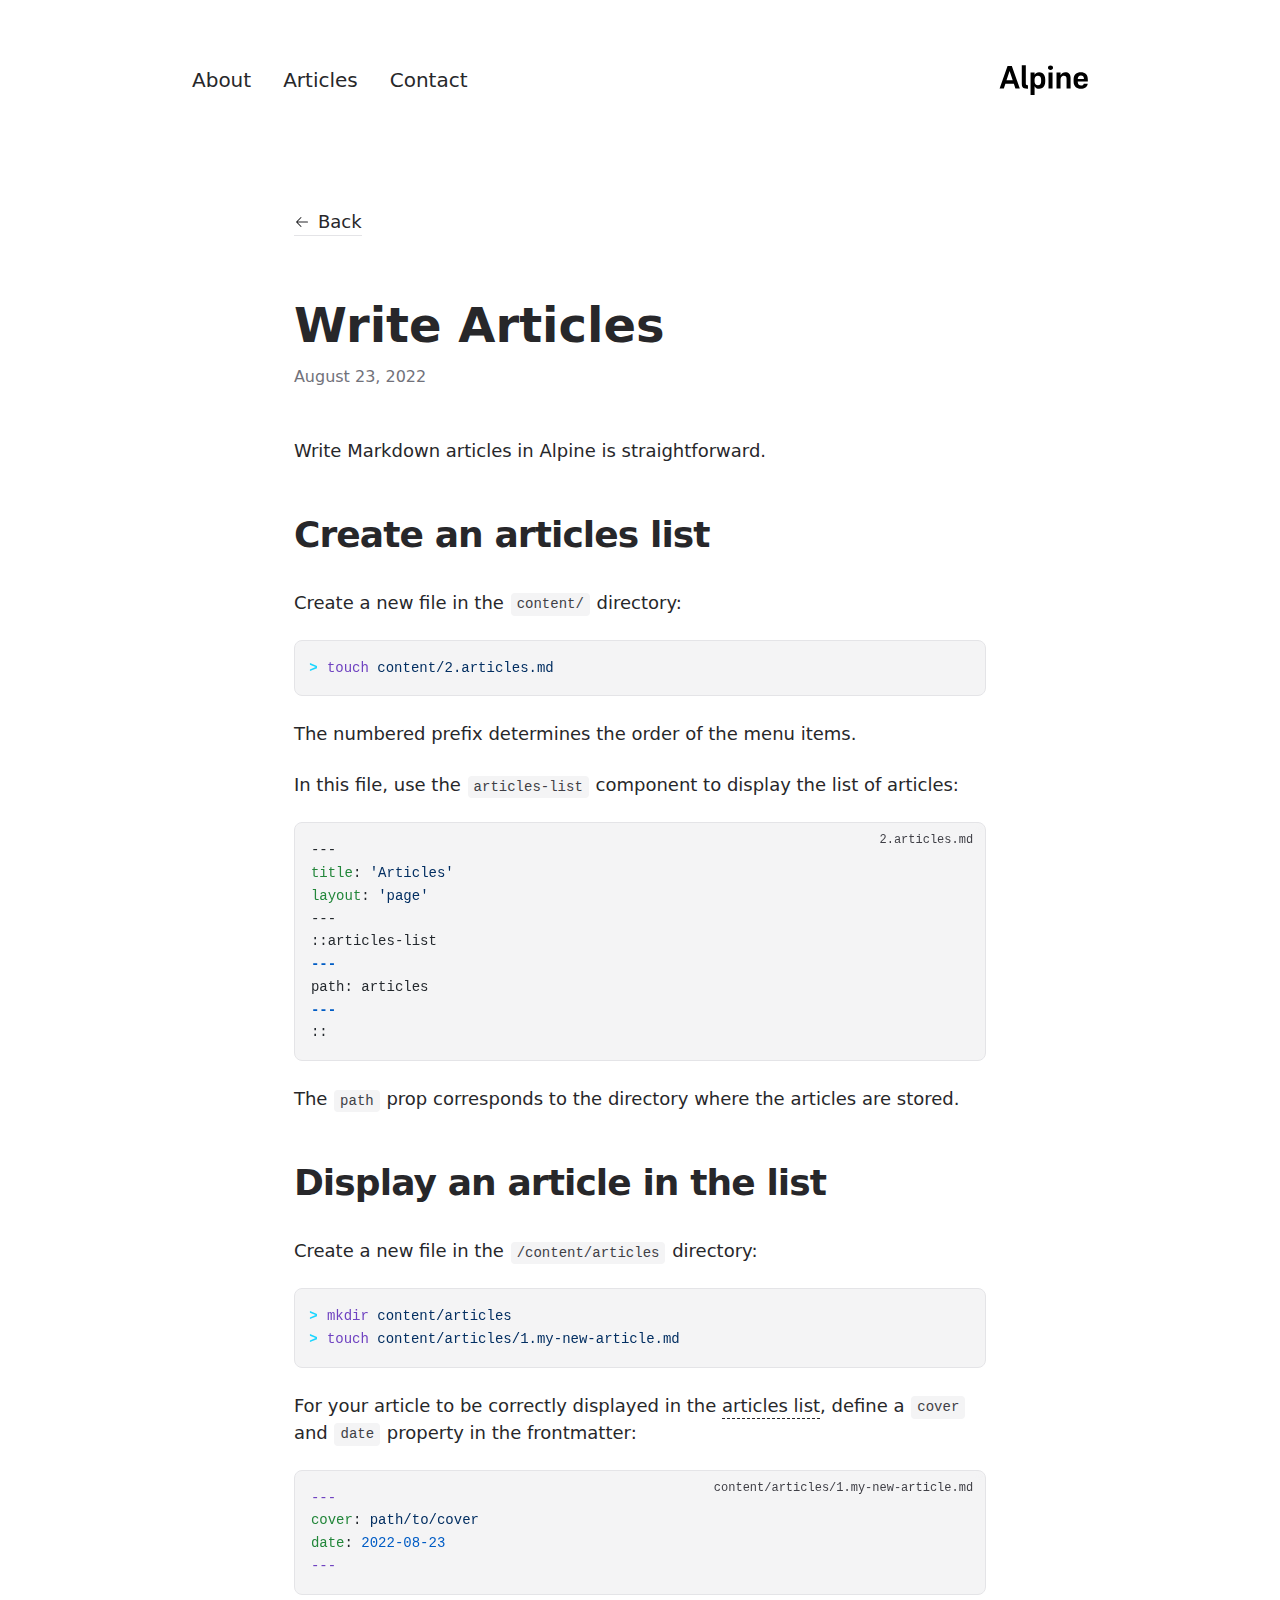
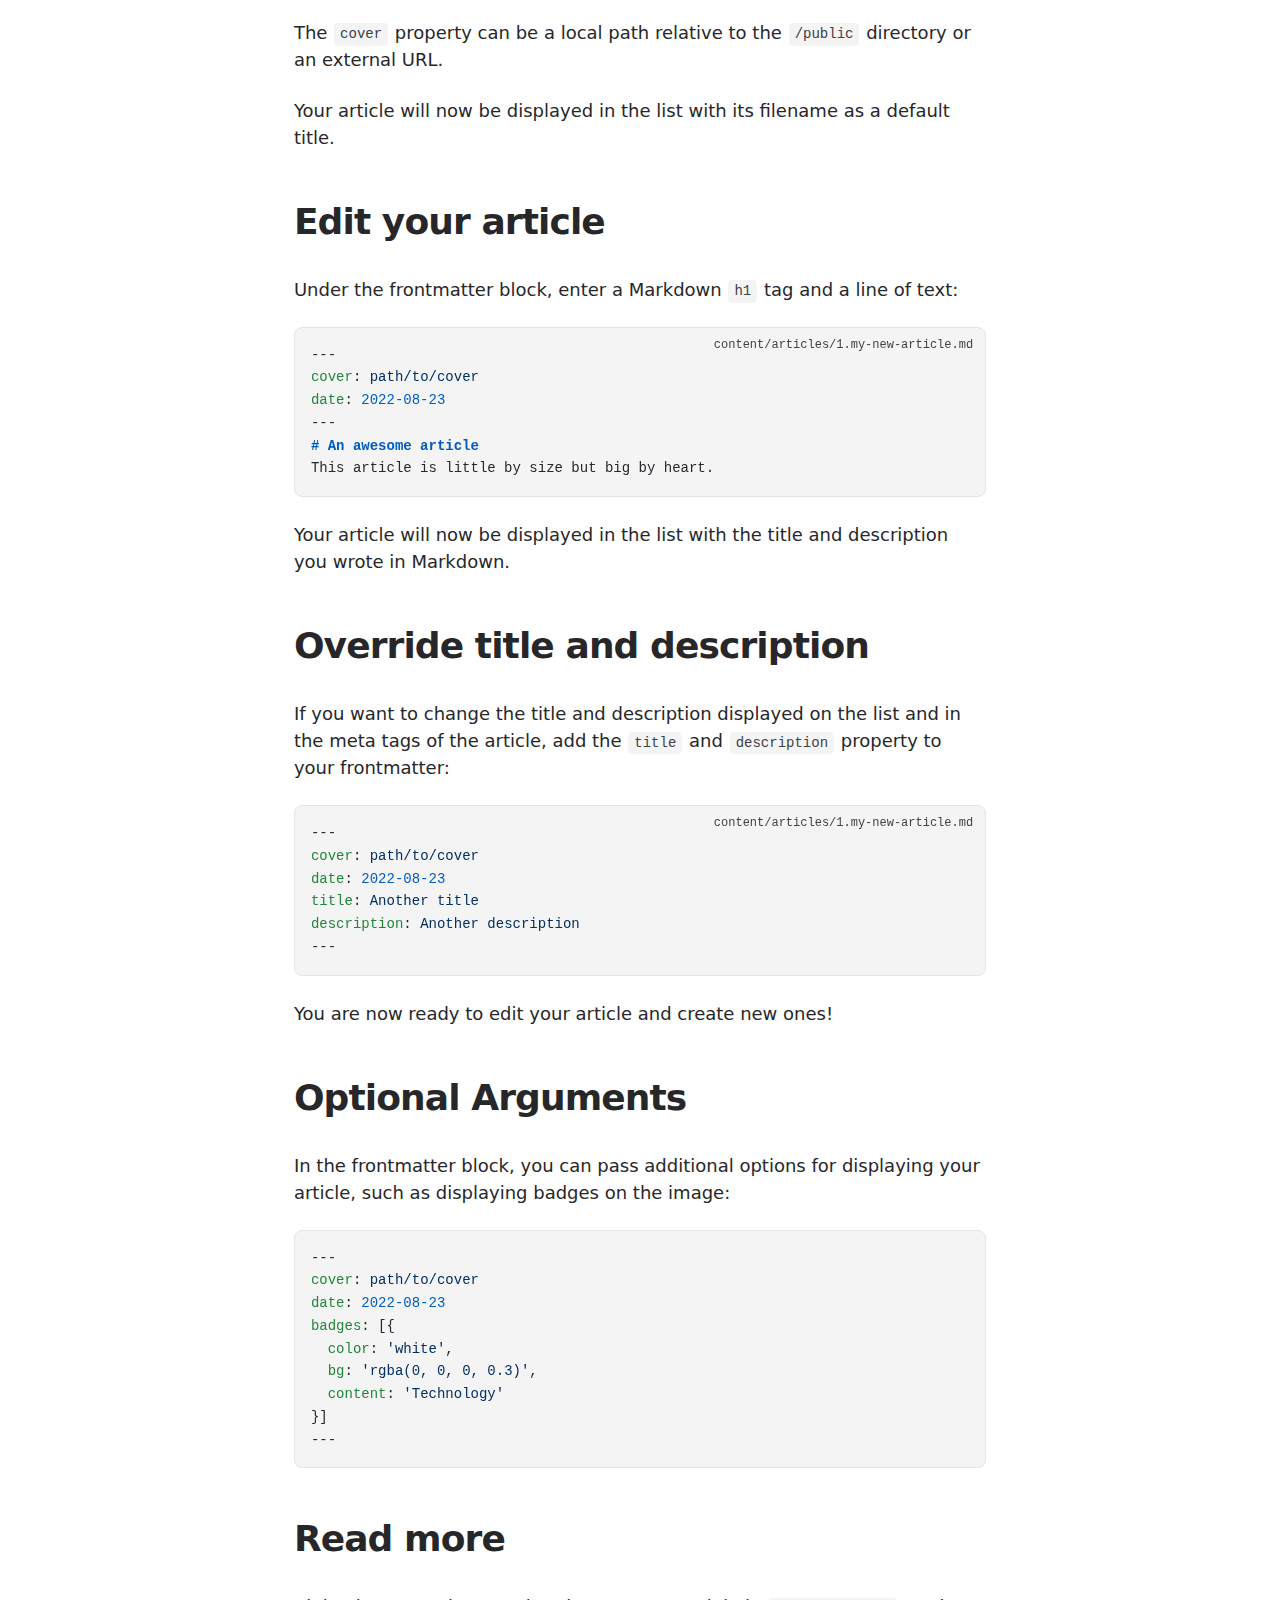
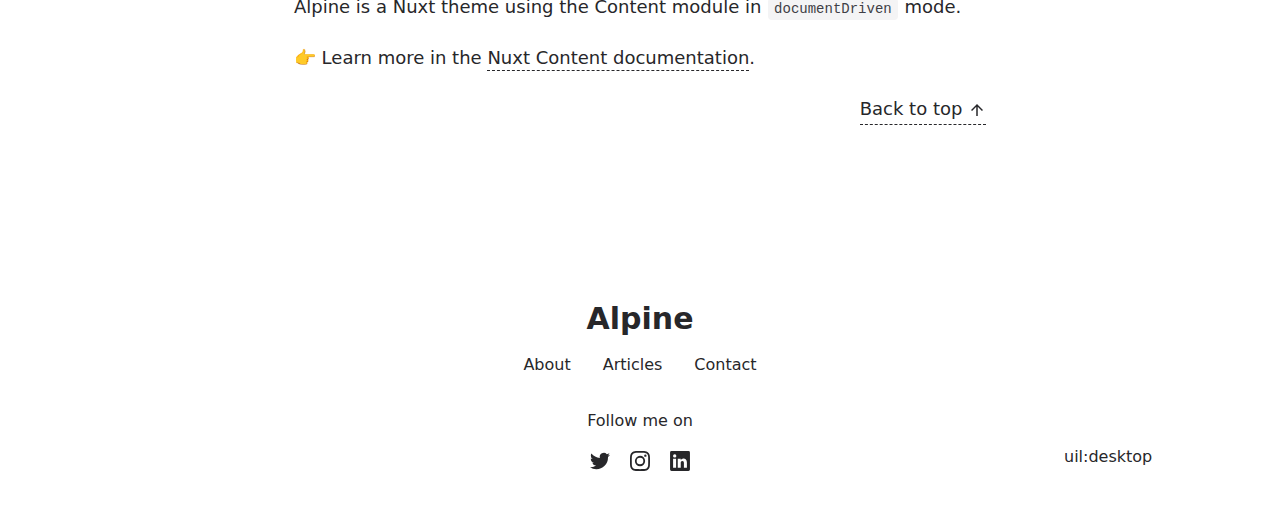
<file: articles/write-articles/index.html>
<!DOCTYPE html><html lang="en"><head><meta charset="utf-8">
<meta name="viewport" content="width=device-width, initial-scale=1">
<title>Write Articles</title>
<meta name="twitter:card" content="summary_large_image">
<meta property="og:image:width" content="400">
<meta property="og:image:height" content="300">
<meta property="og:image:alt" content="An image showcasing my project.">
<meta property="og:title" content="Write Articles">
<meta name="description" content="Writing Markdown articles in Alpine is straightforward.">
<meta property="og:description" content="Writing Markdown articles in Alpine is straightforward.">
<meta property="og:image" content="/articles/write-articles.webp">
<link rel="preload" as="fetch" crossorigin="anonymous" href="/articles/write-articles/_payload.json">
<link rel="stylesheet" href="/_nuxt/entry.xdudFr-M.css">
<link rel="stylesheet" href="/_nuxt/DocumentDrivenNotFound.yJa1Kukl.css">
<link rel="stylesheet" href="/_nuxt/article.nQA0MVNo.css">
<link rel="stylesheet" href="/_nuxt/ProseA.Pmk7nWoU.css">
<link rel="stylesheet" href="/_nuxt/ProseH1.gQ3hqBEO.css">
<link rel="stylesheet" href="/_nuxt/ProseP.8KV9OGMk.css">
<link rel="stylesheet" href="/_nuxt/ProseCodeInline.KwdU_R1r.css">
<link rel="stylesheet" href="/_nuxt/ProsePre.nIRUQbb-.css">
<link rel="stylesheet" href="/_nuxt/ProseCode.GcfskpID.css">
<link rel="stylesheet" href="/_nuxt/ProseH2.Zz2NreHT.css">
<link rel="modulepreload" as="script" crossorigin href="/_nuxt/entry.kBYej6TZ.js">
<link rel="modulepreload" as="script" crossorigin href="/_nuxt/NuxtImg.rYj4hG67.js">
<link rel="modulepreload" as="script" crossorigin href="/_nuxt/document-driven.ajXl42ec.js">
<link rel="modulepreload" as="script" crossorigin href="/_nuxt/DocumentDrivenEmpty.4U1C0Hdi.js">
<link rel="modulepreload" as="script" crossorigin href="/_nuxt/ContentRenderer.gZ6eyxDk.js">
<link rel="modulepreload" as="script" crossorigin href="/_nuxt/ContentRendererMarkdown.vue.Wnk-XvIH.js">
<link rel="modulepreload" as="script" crossorigin href="/_nuxt/DocumentDrivenNotFound.E39XyPko.js">
<link rel="modulepreload" as="script" crossorigin href="/_nuxt/article.dt3IHeo3.js">
<link rel="modulepreload" as="script" crossorigin href="/_nuxt/ProseA.-u-8ik08.js">
<link rel="modulepreload" as="script" crossorigin href="/_nuxt/date.3uOv5BcS.js">
<link rel="modulepreload" as="script" crossorigin href="/_nuxt/ContentRendererMarkdown.NcICwNFv.js">
<link rel="modulepreload" as="script" crossorigin href="/_nuxt/ProseH1.RTkYqz2O.js">
<link rel="modulepreload" as="script" crossorigin href="/_nuxt/ProseP.Ez2MEDJx.js">
<link rel="modulepreload" as="script" crossorigin href="/_nuxt/ProseCodeInline.XCEkhyZp.js">
<link rel="modulepreload" as="script" crossorigin href="/_nuxt/ProsePre.5FGv0KK8.js">
<link rel="modulepreload" as="script" crossorigin href="/_nuxt/ProseCode.JBRRhz08.js">
<link rel="modulepreload" as="script" crossorigin href="/_nuxt/ProseH2.x8arhvMt.js">
<link rel="prefetch" as="script" crossorigin href="/_nuxt/default.Aa0lKSs8.js">
<link rel="prefetch" as="script" crossorigin href="/_nuxt/page._Ab13uZA.js">
<link rel="prefetch" as="script" crossorigin href="/_nuxt/client-db.p6xgNh2E.js">
<link rel="prefetch" as="style" href="/_nuxt/useStudio.5vfyueRC.css">
<link rel="prefetch" as="script" crossorigin href="/_nuxt/useStudio.u3G0uny8.js">
<link rel="prefetch" as="style" href="/_nuxt/error-404._LjjY-y0.css">
<link rel="prefetch" as="script" crossorigin href="/_nuxt/error-404.3jm6MtEr.js">
<link rel="prefetch" as="style" href="/_nuxt/error-500.Ke0_YfD7.css">
<link rel="prefetch" as="script" crossorigin href="/_nuxt/error-500.htj3ta3a.js">
<script type="module" src="/_nuxt/entry.kBYej6TZ.js" crossorigin></script><style id="pinceau-runtime-hydratable">@media{.phy[--]{--puid:IcmCLU-v;}.pv-IWdHlE{max-width:var(--elements-container-maxWidth);padding-left:var(--elements-container-padding-mobile);padding-right:var(--elements-container-padding-mobile);}@media (min-width: 475px){.pv-IWdHlE{padding-left:var(--elements-container-padding-xs);padding-right:var(--elements-container-padding-xs);}}@media (min-width: 640px){.pv-IWdHlE{padding-left:var(--elements-container-padding-sm);padding-right:var(--elements-container-padding-sm);}}@media (min-width: 768px){.pv-IWdHlE{padding-left:var(--elements-container-padding-md);padding-right:var(--elements-container-padding-md);}}} </style><style id="pinceau-theme">@media { :root {--pinceau-mq: initial; --alpine-readableLine: 68ch;--alpine-backdrop-backgroundColor: #f4f4f5b3;--prose-code-inline-padding: 0.2rem 0.375rem 0.2rem 0.375rem;--prose-code-block-backdropFilter: contrast(1);--prose-code-block-border-style: solid;--prose-code-block-border-width: 1px;--prose-tbody-tr-borderBottom-style: dashed;--prose-tbody-tr-borderBottom-width: 1px;--prose-th-textAlign: inherit;--prose-thead-borderBottom-style: solid;--prose-thead-borderBottom-width: 1px;--prose-thead-border-style: solid;--prose-thead-border-width: 0px;--prose-table-textAlign: start;--prose-hr-width: 1px;--prose-hr-style: solid;--prose-li-listStylePosition: outside;--prose-ol-li-markerColor: currentColor;--prose-ol-paddingInlineStart: 21px;--prose-ol-listStyleType: decimal;--prose-ul-li-markerColor: currentColor;--prose-ul-paddingInlineStart: 21px;--prose-ul-listStyleType: disc;--prose-blockquote-border-style: solid;--prose-blockquote-border-width: 4px;--prose-blockquote-quotes: '201C' '201D' '2018' '2019';--prose-blockquote-paddingInlineStart: 24px;--prose-a-code-color-hover: currentColor;--prose-a-code-color-static: currentColor;--prose-a-hasCode-borderBottom: none;--prose-a-border-distance: 2px;--prose-a-border-color-hover: currentColor;--prose-a-border-color-static: currentColor;--prose-a-border-style-hover: solid;--prose-a-border-style-static: dashed;--prose-a-border-width: 1px;--prose-a-color-static: inherit;--prose-a-textDecoration: none;--prose-h6-margin: 3rem 0 2rem;--prose-h5-margin: 3rem 0 2rem;--prose-h4-margin: 3rem 0 2rem;--prose-h3-margin: 3rem 0 2rem;--prose-h2-margin: 3rem 0 2rem;--prose-h1-margin: 0 0 2rem;--prose-p-fontSize: 18px;--typography-lead-loose: 2;--typography-lead-relaxed: 1.625;--typography-lead-normal: 1.5;--typography-lead-snug: 1.375;--typography-lead-tight: 1.25;--typography-lead-none: 1;--typography-lead-10: 2.5rem;--typography-lead-9: 2.25rem;--typography-lead-8: 2rem;--typography-lead-7: 1.75rem;--typography-lead-6: 1.5rem;--typography-lead-5: 1.25rem;--typography-lead-4: 1rem;--typography-lead-3: .75rem;--typography-lead-2: .5rem;--typography-lead-1: .025rem;--typography-fontWeight-black: 900;--typography-fontWeight-extrabold: 800;--typography-fontWeight-bold: 700;--typography-fontWeight-semibold: 600;--typography-fontWeight-medium: 500;--typography-fontWeight-normal: 400;--typography-fontWeight-light: 300;--typography-fontWeight-extralight: 200;--typography-fontWeight-thin: 100;--typography-fontSize-9xl: 128px;--typography-fontSize-8xl: 96px;--typography-fontSize-7xl: 72px;--typography-fontSize-6xl: 60px;--typography-fontSize-5xl: 48px;--typography-fontSize-4xl: 36px;--typography-fontSize-3xl: 30px;--typography-fontSize-2xl: 24px;--typography-fontSize-xl: 20px;--typography-fontSize-lg: 18px;--typography-fontSize-base: 16px;--typography-fontSize-sm: 14px;--typography-fontSize-xs: 12px;--typography-letterSpacing-wide: 0.025em;--typography-letterSpacing-tight: -0.025em;--typography-verticalMargin-base: 24px;--typography-verticalMargin-sm: 16px;--elements-border-secondary-hover: [object Object];--elements-backdrop-background: #fffc;--elements-backdrop-filter: saturate(200%) blur(20px);--elements-container-maxWidth: 64rem;--lead-loose: 2;--lead-relaxed: 1.625;--lead-normal: 1.5;--lead-snug: 1.375;--lead-tight: 1.25;--lead-none: 1;--lead-10: 2.5rem;--lead-9: 2.25rem;--lead-8: 2rem;--lead-7: 1.75rem;--lead-6: 1.5rem;--lead-5: 1.25rem;--lead-4: 1rem;--lead-3: .75rem;--lead-2: .5rem;--lead-1: .025rem;--letterSpacing-widest: 0.1em;--letterSpacing-wider: 0.05em;--letterSpacing-wide: 0.025em;--letterSpacing-normal: 0em;--letterSpacing-tight: -0.025em;--letterSpacing-tighter: -0.05em;--fontSize-9xl: 8rem;--fontSize-8xl: 6rem;--fontSize-7xl: 4.5rem;--fontSize-6xl: 3.75rem;--fontSize-5xl: 3rem;--fontSize-4xl: 2.25rem;--fontSize-3xl: 1.875rem;--fontSize-2xl: 1.5rem;--fontSize-xl: 1.25rem;--fontSize-lg: 1.125rem;--fontSize-base: 1rem;--fontSize-sm: 0.875rem;--fontSize-xs: 0.75rem;--fontWeight-black: 900;--fontWeight-extrabold: 800;--fontWeight-bold: 700;--fontWeight-semibold: 600;--fontWeight-medium: 500;--fontWeight-normal: 400;--fontWeight-light: 300;--fontWeight-extralight: 200;--fontWeight-thin: 100;--font-mono: ui-monospace, SFMono-Regular, Menlo, Monaco, Consolas, Liberation Mono, Courier New, monospace;--font-serif: ui-serif, Georgia, Cambria, Times New Roman, Times, serif;--font-sans: ui-sans-serif, system-ui, -apple-system, BlinkMacSystemFont, Segoe UI, Roboto, Helvetica Neue, Arial, Noto Sans, sans-serif, Apple Color Emoji, Segoe UI Emoji, Segoe UI Symbol, Noto Color Emoji;--opacity-total: 1;--opacity-high: 0.8;--opacity-medium: 0.5;--opacity-soft: 0.3;--opacity-light: 0.15;--opacity-bright: 0.1;--opacity-noOpacity: 0;--borderWidth-lg: 3px;--borderWidth-md: 2px;--borderWidth-sm: 1px;--borderWidth-noBorder: 0;--space-rem-875: 0.875rem;--space-rem-625: 0.625rem;--space-rem-375: 0.375rem;--space-rem-125: 0.125rem;--space-px: 1px;--space-128: 32rem;--space-96: 24rem;--space-80: 20rem;--space-72: 18rem;--space-64: 16rem;--space-60: 15rem;--space-56: 14rem;--space-52: 13rem;--space-48: 12rem;--space-44: 11rem;--space-40: 10rem;--space-36: 9rem;--space-32: 8rem;--space-28: 7rem;--space-24: 6rem;--space-20: 5rem;--space-16: 4rem;--space-14: 3.5rem;--space-12: 3rem;--space-11: 2.75rem;--space-10: 2.5rem;--space-9: 2.25rem;--space-8: 2rem;--space-7: 1.75rem;--space-6: 1.5rem;--space-5: 1.25rem;--space-4: 1rem;--space-3: 0.75rem;--space-2: 0.5rem;--space-1: 0.25rem;--space-0: 0px;--size-full: 100%;--size-7xl: 80rem;--size-6xl: 72rem;--size-5xl: 64rem;--size-4xl: 56rem;--size-3xl: 48rem;--size-2xl: 42rem;--size-xl: 36rem;--size-lg: 32rem;--size-md: 28rem;--size-sm: 24rem;--size-xs: 20rem;--size-200: 200px;--size-104: 104px;--size-80: 80px;--size-64: 64px;--size-56: 56px;--size-48: 48px;--size-40: 40px;--size-32: 32px;--size-24: 24px;--size-20: 20px;--size-16: 16px;--size-12: 12px;--size-8: 8px;--size-6: 6px;--size-4: 4px;--size-2: 2px;--size-0: 0px;--radii-full: 9999px;--radii-3xl: 1.75rem;--radii-2xl: 1.5rem;--radii-xl: 1rem;--radii-lg: 0.75rem;--radii-md: 0.5rem;--radii-sm: 0.375rem;--radii-xs: 0.25rem;--radii-2xs: 0.125rem;--radii-none: 0px;--shadow-none: 0px 0px 0px 0px transparent;--shadow-lg: 0px 10px 15px -3px #000000, 0px 4px 6px -4px #000000;--shadow-md: 0px 4px 6px -1px #000000, 0px 2px 4px -2px #000000;--shadow-sm: 0px 1px 3px 0px #000000, 0px 1px 2px -1px #000000;--shadow-xs: 0px 1px 2px 0px #000000;--height-screen: 100vh;--width-screen: 100vw;--color-primary-900: #002e38;--color-primary-800: #005c70;--color-primary-700: #008aa9;--color-primary-600: #00b9e1;--color-primary-500: #1ad6ff;--color-primary-400: #40ddff;--color-primary-300: #66e4ff;--color-primary-200: #8deaff;--color-primary-100: #b3f1ff;--color-primary-50: #d9f8ff;--color-ruby-900: #380011;--color-ruby-800: #700021;--color-ruby-700: #a90032;--color-ruby-600: #e10043;--color-ruby-500: #ff1a5e;--color-ruby-400: #ff4079;--color-ruby-300: #ff6694;--color-ruby-200: #ff8dae;--color-ruby-100: #ffb3c9;--color-ruby-50: #ffd9e4;--color-pink-900: #380025;--color-pink-800: #70004b;--color-pink-700: #a90070;--color-pink-600: #e10095;--color-pink-500: #ff1ab2;--color-pink-400: #ff40bf;--color-pink-300: #ff66cc;--color-pink-200: #ff8dd8;--color-pink-100: #ffb3e5;--color-pink-50: #ffd9f2;--color-purple-900: #190038;--color-purple-800: #330070;--color-purple-700: #4c00a9;--color-purple-600: #6500e1;--color-purple-500: #811aff;--color-purple-400: #9640ff;--color-purple-300: #ab66ff;--color-purple-200: #c08dff;--color-purple-100: #d5b3ff;--color-purple-50: #ead9ff;--color-royalblue-900: #0b0531;--color-royalblue-800: #160a62;--color-royalblue-700: #211093;--color-royalblue-600: #2c15c4;--color-royalblue-500: #4127e8;--color-royalblue-400: #614bec;--color-royalblue-300: #806ff0;--color-royalblue-200: #a093f3;--color-royalblue-100: #c0b7f7;--color-royalblue-50: #dfdbfb;--color-indigoblue-900: #001238;--color-indigoblue-800: #002370;--color-indigoblue-700: #0035a9;--color-indigoblue-600: #0047e1;--color-indigoblue-500: #1a62ff;--color-indigoblue-400: #407cff;--color-indigoblue-300: #6696ff;--color-indigoblue-200: #8db0ff;--color-indigoblue-100: #b3cbff;--color-indigoblue-50: #d9e5ff;--color-blue-900: #002438;--color-blue-800: #004870;--color-blue-700: #006ca9;--color-blue-600: #0090e1;--color-blue-500: #1aadff;--color-blue-400: #40bbff;--color-blue-300: #66c8ff;--color-blue-200: #8dd6ff;--color-blue-100: #b3e4ff;--color-blue-50: #d9f1ff;--color-lightblue-900: #002e38;--color-lightblue-800: #005c70;--color-lightblue-700: #008aa9;--color-lightblue-600: #00b9e1;--color-lightblue-500: #1ad6ff;--color-lightblue-400: #40ddff;--color-lightblue-300: #66e4ff;--color-lightblue-200: #8deaff;--color-lightblue-100: #b3f1ff;--color-lightblue-50: #d9f8ff;--color-teal-900: #062a28;--color-teal-800: #0b544f;--color-teal-700: #117d77;--color-teal-600: #16a79e;--color-teal-500: #1cd1c6;--color-teal-400: #36e4da;--color-teal-300: #5fe9e1;--color-teal-200: #87efe9;--color-teal-100: #aff4f0;--color-teal-50: #d7faf8;--color-pear-900: #2a2b09;--color-pear-800: #545512;--color-pear-700: #7e801b;--color-pear-600: #a8aa24;--color-pear-500: #d0d32f;--color-pear-400: #d8da52;--color-pear-300: #e0e274;--color-pear-200: #e8e997;--color-pear-100: #eff0ba;--color-pear-50: #f7f8dc;--color-red-900: #380300;--color-red-800: #700700;--color-red-700: #a90a00;--color-red-600: #e10e00;--color-red-500: #ff281a;--color-red-400: #ff4c40;--color-red-300: #ff7066;--color-red-200: #ff948d;--color-red-100: #ffb7b3;--color-red-50: #ffdbd9;--color-orange-900: #381800;--color-orange-800: #702f00;--color-orange-700: #a94700;--color-orange-600: #e15e00;--color-orange-500: #ff7a1a;--color-orange-400: #ff9040;--color-orange-300: #ffa666;--color-orange-200: #ffbd8d;--color-orange-100: #ffd3b3;--color-orange-50: #ffe9d9;--color-yellow-900: #362b03;--color-yellow-800: #6d5605;--color-yellow-700: #a38108;--color-yellow-600: #daac0a;--color-yellow-500: #f5c828;--color-yellow-400: #f7d14c;--color-yellow-300: #f8da70;--color-yellow-200: #fae393;--color-yellow-100: #fcedb7;--color-yellow-50: #fdf6db;--color-green-900: #003f25;--color-green-800: #005e38;--color-green-700: #007e4a;--color-green-600: #009d5d;--color-green-500: #00bd6f;--color-green-400: #00dc82;--color-green-300: #30ffaa;--color-green-200: #83ffcc;--color-green-100: #acffdd;--color-green-50: #d6ffee;--color-gray-900: #18181B;--color-gray-800: #27272A;--color-gray-700: #3f3f46;--color-gray-600: #52525B;--color-gray-500: #71717A;--color-gray-400: #a1a1aa;--color-gray-300: #D4d4d8;--color-gray-200: #e4e4e7;--color-gray-100: #f4f4f5;--color-gray-50: #fafafa;--color-black: #0c0c0d;--color-white: #FFFFFF;--media-portrait: only screen and (orientation: portrait);--media-landscape: only screen and (orientation: landscape);--media-rm: (prefers-reduced-motion: reduce);--media-2xl: (min-width: 1536px);--media-xl: (min-width: 1280px);--media-lg: (min-width: 1024px);--media-md: (min-width: 768px);--media-sm: (min-width: 640px);--media-xs: (min-width: 475px);--alpine-body-color: var(--color-gray-800);--alpine-body-backgroundColor: var(--color-white);--prose-code-inline-fontWeight: var(--typography-fontWeight-normal);--prose-code-inline-fontSize: var(--typography-fontSize-sm);--prose-code-inline-borderRadius: var(--radii-xs);--prose-code-block-pre-padding: var(--typography-verticalMargin-sm);--prose-code-block-margin: var(--typography-verticalMargin-base) 0;--prose-code-block-fontSize: var(--typography-fontSize-sm);--prose-tbody-code-inline-fontSize: var(--typography-fontSize-sm);--prose-tbody-td-padding: var(--typography-verticalMargin-sm);--prose-th-fontWeight: var(--typography-fontWeight-semibold);--prose-th-padding: 0 var(--typography-verticalMargin-sm) var(--typography-verticalMargin-sm) var(--typography-verticalMargin-sm);--prose-table-lineHeight: var(--typography-lead-6);--prose-table-fontSize: var(--typography-fontSize-sm);--prose-table-margin: var(--typography-verticalMargin-base) 0;--prose-hr-margin: var(--typography-verticalMargin-base) 0;--prose-li-margin: var(--typography-verticalMargin-sm) 0;--prose-ol-margin: var(--typography-verticalMargin-base) 0;--prose-ul-margin: var(--typography-verticalMargin-base) 0;--prose-blockquote-margin: var(--typography-verticalMargin-base) 0;--prose-a-code-border-style: var(--prose-a-border-style-static);--prose-a-code-border-width: var(--prose-a-border-width);--prose-a-fontWeight: var(--typography-fontWeight-medium);--prose-img-margin: var(--typography-verticalMargin-base) 0;--prose-strong-fontWeight: var(--typography-fontWeight-semibold);--prose-h6-iconSize: var(--typography-fontSize-base);--prose-h6-fontWeight: var(--typography-fontWeight-semibold);--prose-h6-lineHeight: var(--typography-lead-normal);--prose-h6-fontSize: var(--typography-fontSize-lg);--prose-h5-iconSize: var(--typography-fontSize-lg);--prose-h5-fontWeight: var(--typography-fontWeight-semibold);--prose-h5-lineHeight: var(--typography-lead-snug);--prose-h5-fontSize: var(--typography-fontSize-xl);--prose-h4-iconSize: var(--typography-fontSize-lg);--prose-h4-letterSpacing: var(--typography-letterSpacing-tight);--prose-h4-fontWeight: var(--typography-fontWeight-semibold);--prose-h4-lineHeight: var(--typography-lead-snug);--prose-h4-fontSize: var(--typography-fontSize-2xl);--prose-h3-iconSize: var(--typography-fontSize-xl);--prose-h3-letterSpacing: var(--typography-letterSpacing-tight);--prose-h3-fontWeight: var(--typography-fontWeight-semibold);--prose-h3-lineHeight: var(--typography-lead-snug);--prose-h3-fontSize: var(--typography-fontSize-3xl);--prose-h2-iconSize: var(--typography-fontSize-2xl);--prose-h2-letterSpacing: var(--typography-letterSpacing-tight);--prose-h2-fontWeight: var(--typography-fontWeight-semibold);--prose-h2-lineHeight: var(--typography-lead-tight);--prose-h2-fontSize: var(--typography-fontSize-4xl);--prose-h1-iconSize: var(--typography-fontSize-3xl);--prose-h1-letterSpacing: var(--typography-letterSpacing-tight);--prose-h1-fontWeight: var(--typography-fontWeight-bold);--prose-h1-lineHeight: var(--typography-lead-tight);--prose-h1-fontSize: var(--typography-fontSize-5xl);--prose-p-br-margin: var(--typography-verticalMargin-base) 0 0 0;--prose-p-margin: var(--typography-verticalMargin-base) 0;--prose-p-lineHeight: var(--typography-lead-normal);--typography-color-primary-900: var(--color-primary-900);--typography-color-primary-800: var(--color-primary-800);--typography-color-primary-700: var(--color-primary-700);--typography-color-primary-600: var(--color-primary-600);--typography-color-primary-500: var(--color-primary-500);--typography-color-primary-400: var(--color-primary-400);--typography-color-primary-300: var(--color-primary-300);--typography-color-primary-200: var(--color-primary-200);--typography-color-primary-100: var(--color-primary-100);--typography-color-primary-50: var(--color-primary-50);--typography-font-code: var(--font-mono);--typography-font-body: var(--font-sans);--typography-font-display: var(--font-sans);--typography-body-backgroundColor: var(--color-white);--typography-body-color: var(--color-black);--elements-state-danger-borderColor-secondary: var(--color-red-200);--elements-state-danger-borderColor-primary: var(--color-red-100);--elements-state-danger-backgroundColor-secondary: var(--color-red-100);--elements-state-danger-backgroundColor-primary: var(--color-red-50);--elements-state-danger-color-secondary: var(--color-red-600);--elements-state-danger-color-primary: var(--color-red-500);--elements-state-warning-borderColor-secondary: var(--color-yellow-200);--elements-state-warning-borderColor-primary: var(--color-yellow-100);--elements-state-warning-backgroundColor-secondary: var(--color-yellow-100);--elements-state-warning-backgroundColor-primary: var(--color-yellow-50);--elements-state-warning-color-secondary: var(--color-yellow-700);--elements-state-warning-color-primary: var(--color-yellow-600);--elements-state-success-borderColor-secondary: var(--color-green-200);--elements-state-success-borderColor-primary: var(--color-green-100);--elements-state-success-backgroundColor-secondary: var(--color-green-100);--elements-state-success-backgroundColor-primary: var(--color-green-50);--elements-state-success-color-secondary: var(--color-green-600);--elements-state-success-color-primary: var(--color-green-500);--elements-state-info-borderColor-secondary: var(--color-blue-200);--elements-state-info-borderColor-primary: var(--color-blue-100);--elements-state-info-backgroundColor-secondary: var(--color-blue-100);--elements-state-info-backgroundColor-primary: var(--color-blue-50);--elements-state-info-color-secondary: var(--color-blue-600);--elements-state-info-color-primary: var(--color-blue-500);--elements-state-primary-borderColor-secondary: var(--color-primary-200);--elements-state-primary-borderColor-primary: var(--color-primary-100);--elements-state-primary-backgroundColor-secondary: var(--color-primary-100);--elements-state-primary-backgroundColor-primary: var(--color-primary-50);--elements-state-primary-color-secondary: var(--color-primary-700);--elements-state-primary-color-primary: var(--color-primary-600);--elements-surface-secondary-backgroundColor: var(--color-gray-200);--elements-surface-primary-backgroundColor: var(--color-gray-100);--elements-surface-background-base: var(--color-gray-100);--elements-border-secondary-static: var(--color-gray-200);--elements-border-primary-hover: var(--color-gray-200);--elements-border-primary-static: var(--color-gray-100);--elements-container-padding-md: var(--space-16);--elements-container-padding-sm: var(--space-12);--elements-container-padding-xs: var(--space-8);--elements-container-padding-mobile: var(--space-6);--elements-text-secondary-color-hover: var(--color-gray-700);--elements-text-secondary-color-static: var(--color-gray-500);--elements-text-primary-color-static: var(--color-gray-900);--text-6xl-lineHeight: var(--lead-none);--text-6xl-fontSize: var(--fontSize-6xl);--text-5xl-lineHeight: var(--lead-none);--text-5xl-fontSize: var(--fontSize-5xl);--text-4xl-lineHeight: var(--lead-10);--text-4xl-fontSize: var(--fontSize-4xl);--text-3xl-lineHeight: var(--lead-9);--text-3xl-fontSize: var(--fontSize-3xl);--text-2xl-lineHeight: var(--lead-8);--text-2xl-fontSize: var(--fontSize-2xl);--text-xl-lineHeight: var(--lead-7);--text-xl-fontSize: var(--fontSize-xl);--text-lg-lineHeight: var(--lead-7);--text-lg-fontSize: var(--fontSize-lg);--text-base-lineHeight: var(--lead-6);--text-base-fontSize: var(--fontSize-base);--text-sm-lineHeight: var(--lead-5);--text-sm-fontSize: var(--fontSize-sm);--text-xs-lineHeight: var(--lead-4);--text-xs-fontSize: var(--fontSize-xs);--shadow-2xl: 0px 25px 50px -12px var(--color-gray-900);--shadow-xl: 0px 20px 25px -5px var(--color-gray-400), 0px 8px 10px -6px #000000;--color-secondary-900: var(--color-gray-900);--color-secondary-800: var(--color-gray-800);--color-secondary-700: var(--color-gray-700);--color-secondary-600: var(--color-gray-600);--color-secondary-500: var(--color-gray-500);--color-secondary-400: var(--color-gray-400);--color-secondary-300: var(--color-gray-300);--color-secondary-200: var(--color-gray-200);--color-secondary-100: var(--color-gray-100);--color-secondary-50: var(--color-gray-50);--prose-a-code-background-hover: var(--typography-color-primary-50);--prose-a-code-border-color-hover: var(--typography-color-primary-500);--prose-a-color-hover: var(--typography-color-primary-500);--typography-color-secondary-900: var(--color-secondary-900);--typography-color-secondary-800: var(--color-secondary-800);--typography-color-secondary-700: var(--color-secondary-700);--typography-color-secondary-600: var(--color-secondary-600);--typography-color-secondary-500: var(--color-secondary-500);--typography-color-secondary-400: var(--color-secondary-400);--typography-color-secondary-300: var(--color-secondary-300);--typography-color-secondary-200: var(--color-secondary-200);--typography-color-secondary-100: var(--color-secondary-100);--typography-color-secondary-50: var(--color-secondary-50);--prose-code-inline-backgroundColor: var(--typography-color-secondary-100);--prose-code-inline-color: var(--typography-color-secondary-700);--prose-code-block-backgroundColor: var(--typography-color-secondary-100);--prose-code-block-color: var(--typography-color-secondary-700);--prose-code-block-border-color: var(--typography-color-secondary-200);--prose-tbody-tr-borderBottom-color: var(--typography-color-secondary-200);--prose-th-color: var(--typography-color-secondary-600);--prose-thead-borderBottom-color: var(--typography-color-secondary-200);--prose-thead-border-color: var(--typography-color-secondary-300);--prose-hr-color: var(--typography-color-secondary-200);--prose-blockquote-border-color: var(--typography-color-secondary-200);--prose-blockquote-color: var(--typography-color-secondary-500);--prose-a-code-border-color-static: var(--typography-color-secondary-400); } }@media { :root.dark {--pinceau-mq: dark; --alpine-backdrop-backgroundColor: #18181bb3;--prose-code-block-backdropFilter: contrast(1);--prose-ol-li-markerColor: currentColor;--prose-ul-li-markerColor: currentColor;--prose-a-code-color-hover: currentColor;--prose-a-code-color-static: currentColor;--prose-a-border-color-hover: currentColor;--prose-a-border-color-static: currentColor;--prose-a-color-static: inherit;--elements-backdrop-background: #0c0d0ccc;--alpine-body-color: var(--color-gray-200);--alpine-body-backgroundColor: var(--color-black);--typography-body-backgroundColor: var(--color-black);--typography-body-color: var(--color-white);--elements-state-danger-borderColor-secondary: var(--color-red-700);--elements-state-danger-borderColor-primary: var(--color-red-800);--elements-state-danger-backgroundColor-secondary: var(--color-red-800);--elements-state-danger-backgroundColor-primary: var(--color-red-900);--elements-state-danger-color-secondary: var(--color-red-200);--elements-state-danger-color-primary: var(--color-red-300);--elements-state-warning-borderColor-secondary: var(--color-yellow-700);--elements-state-warning-borderColor-primary: var(--color-yellow-800);--elements-state-warning-backgroundColor-secondary: var(--color-yellow-800);--elements-state-warning-backgroundColor-primary: var(--color-yellow-900);--elements-state-warning-color-secondary: var(--color-yellow-200);--elements-state-warning-color-primary: var(--color-yellow-400);--elements-state-success-borderColor-secondary: var(--color-green-700);--elements-state-success-borderColor-primary: var(--color-green-800);--elements-state-success-backgroundColor-secondary: var(--color-green-800);--elements-state-success-backgroundColor-primary: var(--color-green-900);--elements-state-success-color-secondary: var(--color-green-200);--elements-state-success-color-primary: var(--color-green-400);--elements-state-info-borderColor-secondary: var(--color-blue-700);--elements-state-info-borderColor-primary: var(--color-blue-800);--elements-state-info-backgroundColor-secondary: var(--color-blue-800);--elements-state-info-backgroundColor-primary: var(--color-blue-900);--elements-state-info-color-secondary: var(--color-blue-200);--elements-state-info-color-primary: var(--color-blue-400);--elements-state-primary-borderColor-secondary: var(--color-primary-700);--elements-state-primary-borderColor-primary: var(--color-primary-800);--elements-state-primary-backgroundColor-secondary: var(--color-primary-800);--elements-state-primary-backgroundColor-primary: var(--color-primary-900);--elements-state-primary-color-secondary: var(--color-primary-200);--elements-state-primary-color-primary: var(--color-primary-400);--elements-surface-secondary-backgroundColor: var(--color-gray-800);--elements-surface-primary-backgroundColor: var(--color-gray-900);--elements-surface-background-base: var(--color-gray-900);--elements-border-secondary-static: var(--color-gray-800);--elements-border-primary-hover: var(--color-gray-800);--elements-border-primary-static: var(--color-gray-900);--elements-text-secondary-color-hover: var(--color-gray-200);--elements-text-secondary-color-static: var(--color-gray-400);--elements-text-primary-color-static: var(--color-gray-50);--prose-a-code-background-hover: var(--typography-color-primary-900);--prose-a-code-border-color-hover: var(--typography-color-primary-600);--prose-a-color-hover: var(--typography-color-primary-400);--prose-code-inline-backgroundColor: var(--typography-color-secondary-800);--prose-code-inline-color: var(--typography-color-secondary-200);--prose-code-block-backgroundColor: var(--typography-color-secondary-900);--prose-code-block-color: var(--typography-color-secondary-200);--prose-code-block-border-color: var(--typography-color-secondary-800);--prose-tbody-tr-borderBottom-color: var(--typography-color-secondary-800);--prose-th-color: var(--typography-color-secondary-400);--prose-thead-borderBottom-color: var(--typography-color-secondary-800);--prose-thead-border-color: var(--typography-color-secondary-600);--prose-hr-color: var(--typography-color-secondary-800);--prose-blockquote-border-color: var(--typography-color-secondary-700);--prose-blockquote-color: var(--typography-color-secondary-400);--prose-a-code-border-color-static: var(--typography-color-secondary-600); } }</style><script>"use strict";(()=>{const a=window,e=document.documentElement,m=["dark","light"],c=window&&window.localStorage&&window.localStorage.getItem&&window.localStorage.getItem("nuxt-color-mode")||"system";let n=c==="system"?d():c;const l=e.getAttribute("data-color-mode-forced");l&&(n=l),i(n),a["__NUXT_COLOR_MODE__"]={preference:c,value:n,getColorScheme:d,addColorScheme:i,removeColorScheme:f};function i(o){const t=""+o+"",s="";e.classList?e.classList.add(t):e.className+=" "+t,s&&e.setAttribute("data-"+s,o)}function f(o){const t=""+o+"",s="";e.classList?e.classList.remove(t):e.className=e.className.replace(new RegExp(t,"g"),""),s&&e.removeAttribute("data-"+s)}function r(o){return a.matchMedia("(prefers-color-scheme"+o+")")}function d(){if(a.matchMedia&&r("").media!=="not all"){for(const o of m)if(r(":"+o).matches)return o}return"light"}})();
</script></head><body><div id="__nuxt"><div class="container pv-IWdHlE pc-IcmCLU app-layout" data-v-5fe637ed data-v-65048bf3><!--[--><div class="nuxt-progress" style="width:0%;height:3px;opacity:0;background-size:Infinity% auto;" data-v-5fe637ed></div><header class="right" data-v-5fe637ed data-v-582dfb86><div class="menu" data-v-582dfb86><button aria-label="Navigation Menu" data-v-582dfb86><svg width="24" height="24" viewBox="0 0 68 68" fill="currentColor" xmlns="http://www.w3.org/2000/svg" data-v-582dfb86><path d="M8 34C8 32.1362 8 31.2044 8.30448 30.4693C8.71046 29.4892 9.48915 28.7105 10.4693 28.3045C11.2044 28 12.1362 28 14 28C15.8638 28 16.7956 28 17.5307 28.3045C18.5108 28.7105 19.2895 29.4892 19.6955 30.4693C20 31.2044 20 32.1362 20 34C20 35.8638 20 36.7956 19.6955 37.5307C19.2895 38.5108 18.5108 39.2895 17.5307 39.6955C16.7956 40 15.8638 40 14 40C12.1362 40 11.2044 40 10.4693 39.6955C9.48915 39.2895 8.71046 38.5108 8.30448 37.5307C8 36.7956 8 35.8638 8 34Z" data-v-582dfb86></path><path d="M28 34C28 32.1362 28 31.2044 28.3045 30.4693C28.7105 29.4892 29.4892 28.7105 30.4693 28.3045C31.2044 28 32.1362 28 34 28C35.8638 28 36.7956 28 37.5307 28.3045C38.5108 28.7105 39.2895 29.4892 39.6955 30.4693C40 31.2044 40 32.1362 40 34C40 35.8638 40 36.7956 39.6955 37.5307C39.2895 38.5108 38.5108 39.2895 37.5307 39.6955C36.7956 40 35.8638 40 34 40C32.1362 40 31.2044 40 30.4693 39.6955C29.4892 39.2895 28.7105 38.5108 28.3045 37.5307C28 36.7956 28 35.8638 28 34Z" data-v-582dfb86></path><path d="M48 34C48 32.1362 48 31.2044 48.3045 30.4693C48.7105 29.4892 49.4892 28.7105 50.4693 28.3045C51.2044 28 52.1362 28 54 28C55.8638 28 56.7956 28 57.5307 28.3045C58.5108 28.7105 59.2895 29.4892 59.6955 30.4693C60 31.2044 60 32.1362 60 34C60 35.8638 60 36.7956 59.6955 37.5307C59.2895 38.5108 58.5108 39.2895 57.5307 39.6955C56.7956 40 55.8638 40 54 40C52.1362 40 51.2044 40 50.4693 39.6955C49.4892 39.2895 48.7105 38.5108 48.3045 37.5307C48 36.7956 48 35.8638 48 34Z" data-v-582dfb86></path></svg></button></div><div class="overlay" data-v-582dfb86><nav data-v-582dfb86 data-v-230745d5><ul data-v-230745d5><!--[--><li data-v-230745d5><a href="/" class="" data-v-230745d5><span class="underline-fx" data-v-230745d5></span> About</a></li><li data-v-230745d5><a href="/articles" class="" data-v-230745d5><span class="underline-fx" data-v-230745d5></span> Articles</a></li><li data-v-230745d5><a href="/contact" class="" data-v-230745d5><span class="underline-fx" data-v-230745d5></span> Contact</a></li><!--]--></ul></nav></div><div class="logo" data-v-582dfb86><a href="/" class="" data-v-582dfb86><img src="/logo-dark.svg" class="dark-img" alt="alpine" width="89" height="31" data-v-582dfb86><img src="/logo.svg" class="light-img" alt="alpine" width="89" height="31" data-v-582dfb86></a></div><div class="main-nav" data-v-582dfb86><nav data-v-582dfb86 data-v-230745d5><ul data-v-230745d5><!--[--><li data-v-230745d5><a href="/" class="" data-v-230745d5><span class="underline-fx" data-v-230745d5></span> About</a></li><li data-v-230745d5><a href="/articles" class="" data-v-230745d5><span class="underline-fx" data-v-230745d5></span> Articles</a></li><li data-v-230745d5><a href="/contact" class="" data-v-230745d5><span class="underline-fx" data-v-230745d5></span> Contact</a></li><!--]--></ul></nav></div></header><!--[--><div class="document-driven-page"><article data-v-9428b015><a href="/articles" class="back" data-v-9428b015><svg xmlns="http://www.w3.org/2000/svg" xmlns:xlink="http://www.w3.org/1999/xlink" aria-hidden="true" role="img" class="icon" data-v-9428b015 style="" width="1em" height="1em" viewBox="0 0 256 256" data-v-60a64bd7><path fill="currentColor" d="M224 128a8 8 0 0 1-8 8H59.31l58.35 58.34a8 8 0 0 1-11.32 11.32l-72-72a8 8 0 0 1 0-11.32l72-72a8 8 0 0 1 11.32 11.32L59.31 120H216a8 8 0 0 1 8 8"/></svg><span data-v-9428b015> Back </span></a><header data-v-9428b015><h1 class="title" data-v-9428b015>Write Articles</h1><time datetime="2022-08-23T00:00:00.000Z" data-v-9428b015>August 23, 2022</time></header><div class="prose" data-v-9428b015><!--[--><div><h1 id="write-articles" data-v-00feaeaa><a aria-current="page" href="/articles/write-articles#write-articles" class="router-link-active router-link-exact-active" data-v-00feaeaa><!--[-->Write Articles<!--]--><!----></a></h1><p data-v-faad55e0><!--[-->Write Markdown articles in Alpine is straightforward.<!--]--></p><h2 id="create-an-articles-list" data-v-379c3c17><a aria-current="page" href="/articles/write-articles#create-an-articles-list" class="router-link-active router-link-exact-active" data-v-379c3c17><!--[-->Create an articles list<!--]--><!----></a></h2><p data-v-faad55e0><!--[-->Create a new file in the <code class="" data-v-90e26dbf><!--[-->content/<!--]--></code> directory:<!--]--></p><div class="highlight-bash prose-code" meta data-v-c46a05f7><!----><!--[--><pre class="language-bash shiki shiki-themes github-light github-dark" style=""><!--[--><code><span class="line" line="1"><span style="--shiki-default:#6F42C1;--shiki-dark:#B392F0">touch</span><span style="--shiki-default:#032F62;--shiki-dark:#9ECBFF"> content/2.articles.md
</span></span></code><!--]--></pre><!--]--><button class="copy-button" data-v-c46a05f7 data-v-6f91fa26><span class="sr-only" data-v-6f91fa26>Copy to clipboard</span><span class="icon-wrapper" data-v-6f91fa26><svg xmlns="http://www.w3.org/2000/svg" xmlns:xlink="http://www.w3.org/1999/xlink" aria-hidden="true" role="img" class="icon" data-v-6f91fa26 style="" width="18px" height="18px" viewBox="0 0 256 256" data-v-60a64bd7><path fill="currentColor" d="M216 32H88a8 8 0 0 0-8 8v40H40a8 8 0 0 0-8 8v128a8 8 0 0 0 8 8h128a8 8 0 0 0 8-8v-40h40a8 8 0 0 0 8-8V40a8 8 0 0 0-8-8m-56 176H48V96h112Zm48-48h-32V88a8 8 0 0 0-8-8H96V48h112Z"/></svg></span></button></div><p data-v-faad55e0><!--[-->The numbered prefix determines the order of the menu items.<!--]--></p><p data-v-faad55e0><!--[-->In this file, use the <code class="" data-v-90e26dbf><!--[-->articles-list<!--]--></code> component to display the list of articles:<!--]--></p><div class="highlight-md prose-code" meta data-v-c46a05f7><span class="filename" data-v-c46a05f7>2.articles.md</span><!--[--><pre class="language-md shiki shiki-themes github-light github-dark" style=""><!--[--><code><span class="line" line="1"><span style="--shiki-default:#24292E;--shiki-dark:#E1E4E8">---
</span></span><span class="line" line="2"><span style="--shiki-default:#22863A;--shiki-dark:#85E89D">title</span><span style="--shiki-default:#24292E;--shiki-dark:#E1E4E8">: </span><span style="--shiki-default:#032F62;--shiki-dark:#9ECBFF">&#39;Articles&#39;
</span></span><span class="line" line="3"><span style="--shiki-default:#22863A;--shiki-dark:#85E89D">layout</span><span style="--shiki-default:#24292E;--shiki-dark:#E1E4E8">: </span><span style="--shiki-default:#032F62;--shiki-dark:#9ECBFF">&#39;page&#39;
</span></span><span class="line" line="4"><span style="--shiki-default:#24292E;--shiki-dark:#E1E4E8">---
</span></span><span class="line" line="5"><span style="--shiki-default:#24292E;--shiki-dark:#E1E4E8">::articles-list
</span></span><span class="line" line="6"><span style="--shiki-default:#005CC5;--shiki-dark:#79B8FF;--shiki-default-font-weight:bold;--shiki-dark-font-weight:bold">---
</span></span><span class="line" line="7"><span style="--shiki-default:#24292E;--shiki-dark:#E1E4E8">path: articles
</span></span><span class="line" line="8"><span style="--shiki-default:#005CC5;--shiki-dark:#79B8FF;--shiki-default-font-weight:bold;--shiki-dark-font-weight:bold">---
</span></span><span class="line" line="9"><span style="--shiki-default:#24292E;--shiki-dark:#E1E4E8">::
</span></span></code><!--]--></pre><!--]--><button class="copy-button" data-v-c46a05f7 data-v-6f91fa26><span class="sr-only" data-v-6f91fa26>Copy to clipboard</span><span class="icon-wrapper" data-v-6f91fa26><svg xmlns="http://www.w3.org/2000/svg" xmlns:xlink="http://www.w3.org/1999/xlink" aria-hidden="true" role="img" class="icon" data-v-6f91fa26 style="" width="18px" height="18px" viewBox="0 0 256 256" data-v-60a64bd7><path fill="currentColor" d="M216 32H88a8 8 0 0 0-8 8v40H40a8 8 0 0 0-8 8v128a8 8 0 0 0 8 8h128a8 8 0 0 0 8-8v-40h40a8 8 0 0 0 8-8V40a8 8 0 0 0-8-8m-56 176H48V96h112Zm48-48h-32V88a8 8 0 0 0-8-8H96V48h112Z"/></svg></span></button></div><p data-v-faad55e0><!--[-->The <code class="" data-v-90e26dbf><!--[-->path<!--]--></code> prop corresponds to the directory where the articles are stored.<!--]--></p><h2 id="display-an-article-in-the-list" data-v-379c3c17><a aria-current="page" href="/articles/write-articles#display-an-article-in-the-list" class="router-link-active router-link-exact-active" data-v-379c3c17><!--[-->Display an article in the list<!--]--><!----></a></h2><p data-v-faad55e0><!--[-->Create a new file in the <code class="" data-v-90e26dbf><!--[-->/content/articles<!--]--></code> directory:<!--]--></p><div class="highlight-bash prose-code" meta data-v-c46a05f7><!----><!--[--><pre class="language-bash shiki shiki-themes github-light github-dark" style=""><!--[--><code><span class="line" line="1"><span style="--shiki-default:#6F42C1;--shiki-dark:#B392F0">mkdir</span><span style="--shiki-default:#032F62;--shiki-dark:#9ECBFF"> content/articles
</span></span><span class="line" line="2"><span style="--shiki-default:#6F42C1;--shiki-dark:#B392F0">touch</span><span style="--shiki-default:#032F62;--shiki-dark:#9ECBFF"> content/articles/1.my-new-article.md
</span></span></code><!--]--></pre><!--]--><button class="copy-button" data-v-c46a05f7 data-v-6f91fa26><span class="sr-only" data-v-6f91fa26>Copy to clipboard</span><span class="icon-wrapper" data-v-6f91fa26><svg xmlns="http://www.w3.org/2000/svg" xmlns:xlink="http://www.w3.org/1999/xlink" aria-hidden="true" role="img" class="icon" data-v-6f91fa26 style="" width="18px" height="18px" viewBox="0 0 256 256" data-v-60a64bd7><path fill="currentColor" d="M216 32H88a8 8 0 0 0-8 8v40H40a8 8 0 0 0-8 8v128a8 8 0 0 0 8 8h128a8 8 0 0 0 8-8v-40h40a8 8 0 0 0 8-8V40a8 8 0 0 0-8-8m-56 176H48V96h112Zm48-48h-32V88a8 8 0 0 0-8-8H96V48h112Z"/></svg></span></button></div><p data-v-faad55e0><!--[-->For your article to be correctly displayed in the <a href="/articles" class="" data-v-a089b9a5><!--[-->articles list<!--]--></a>, define a <code class="" data-v-90e26dbf><!--[-->cover<!--]--></code> and <code class="" data-v-90e26dbf><!--[-->date<!--]--></code> property in the frontmatter:<!--]--></p><div class="highlight-yaml prose-code" meta data-v-c46a05f7><span class="filename" data-v-c46a05f7>content/articles/1.my-new-article.md</span><!--[--><pre class="language-yaml shiki shiki-themes github-light github-dark" style=""><!--[--><code><span class="line" line="1"><span style="--shiki-default:#6F42C1;--shiki-dark:#B392F0">---
</span></span><span class="line" line="2"><span style="--shiki-default:#22863A;--shiki-dark:#85E89D">cover</span><span style="--shiki-default:#24292E;--shiki-dark:#E1E4E8">: </span><span style="--shiki-default:#032F62;--shiki-dark:#9ECBFF">path/to/cover
</span></span><span class="line" line="3"><span style="--shiki-default:#22863A;--shiki-dark:#85E89D">date</span><span style="--shiki-default:#24292E;--shiki-dark:#E1E4E8">: </span><span style="--shiki-default:#005CC5;--shiki-dark:#79B8FF">2022-08-23
</span></span><span class="line" line="4"><span style="--shiki-default:#6F42C1;--shiki-dark:#B392F0">---
</span></span></code><!--]--></pre><!--]--><button class="copy-button" data-v-c46a05f7 data-v-6f91fa26><span class="sr-only" data-v-6f91fa26>Copy to clipboard</span><span class="icon-wrapper" data-v-6f91fa26><svg xmlns="http://www.w3.org/2000/svg" xmlns:xlink="http://www.w3.org/1999/xlink" aria-hidden="true" role="img" class="icon" data-v-6f91fa26 style="" width="18px" height="18px" viewBox="0 0 256 256" data-v-60a64bd7><path fill="currentColor" d="M216 32H88a8 8 0 0 0-8 8v40H40a8 8 0 0 0-8 8v128a8 8 0 0 0 8 8h128a8 8 0 0 0 8-8v-40h40a8 8 0 0 0 8-8V40a8 8 0 0 0-8-8m-56 176H48V96h112Zm48-48h-32V88a8 8 0 0 0-8-8H96V48h112Z"/></svg></span></button></div><p data-v-faad55e0><!--[-->The <code class="" data-v-90e26dbf><!--[-->cover<!--]--></code> property can be a local path relative to the <code class="" data-v-90e26dbf><!--[-->/public<!--]--></code> directory or an external URL.<!--]--></p><p data-v-faad55e0><!--[-->Your article will now be displayed in the list with its filename as a default title.<!--]--></p><h2 id="edit-your-article" data-v-379c3c17><a aria-current="page" href="/articles/write-articles#edit-your-article" class="router-link-active router-link-exact-active" data-v-379c3c17><!--[-->Edit your article<!--]--><!----></a></h2><p data-v-faad55e0><!--[-->Under the frontmatter block, enter a Markdown <code class="" data-v-90e26dbf><!--[-->h1<!--]--></code> tag and a line of text:<!--]--></p><div class="highlight-md prose-code" meta data-v-c46a05f7><span class="filename" data-v-c46a05f7>content/articles/1.my-new-article.md</span><!--[--><pre class="language-md shiki shiki-themes github-light github-dark" style=""><!--[--><code><span class="line" line="1"><span style="--shiki-default:#24292E;--shiki-dark:#E1E4E8">---
</span></span><span class="line" line="2"><span style="--shiki-default:#22863A;--shiki-dark:#85E89D">cover</span><span style="--shiki-default:#24292E;--shiki-dark:#E1E4E8">: </span><span style="--shiki-default:#032F62;--shiki-dark:#9ECBFF">path/to/cover
</span></span><span class="line" line="3"><span style="--shiki-default:#22863A;--shiki-dark:#85E89D">date</span><span style="--shiki-default:#24292E;--shiki-dark:#E1E4E8">: </span><span style="--shiki-default:#005CC5;--shiki-dark:#79B8FF">2022-08-23
</span></span><span class="line" line="4"><span style="--shiki-default:#24292E;--shiki-dark:#E1E4E8">---
</span></span><span class="line" line="5"><span style="--shiki-default:#005CC5;--shiki-dark:#79B8FF;--shiki-default-font-weight:bold;--shiki-dark-font-weight:bold"># An awesome article
</span></span><span class="line" line="6"><span style="--shiki-default:#24292E;--shiki-dark:#E1E4E8">This article is little by size but big by heart.
</span></span></code><!--]--></pre><!--]--><button class="copy-button" data-v-c46a05f7 data-v-6f91fa26><span class="sr-only" data-v-6f91fa26>Copy to clipboard</span><span class="icon-wrapper" data-v-6f91fa26><svg xmlns="http://www.w3.org/2000/svg" xmlns:xlink="http://www.w3.org/1999/xlink" aria-hidden="true" role="img" class="icon" data-v-6f91fa26 style="" width="18px" height="18px" viewBox="0 0 256 256" data-v-60a64bd7><path fill="currentColor" d="M216 32H88a8 8 0 0 0-8 8v40H40a8 8 0 0 0-8 8v128a8 8 0 0 0 8 8h128a8 8 0 0 0 8-8v-40h40a8 8 0 0 0 8-8V40a8 8 0 0 0-8-8m-56 176H48V96h112Zm48-48h-32V88a8 8 0 0 0-8-8H96V48h112Z"/></svg></span></button></div><p data-v-faad55e0><!--[-->Your article will now be displayed in the list with the title and description you wrote in Markdown.<!--]--></p><h2 id="override-title-and-description" data-v-379c3c17><a aria-current="page" href="/articles/write-articles#override-title-and-description" class="router-link-active router-link-exact-active" data-v-379c3c17><!--[-->Override title and description<!--]--><!----></a></h2><p data-v-faad55e0><!--[-->If you want to change the title and description displayed on the list and in the meta tags of the article, add the <code class="" data-v-90e26dbf><!--[-->title<!--]--></code> and <code class="" data-v-90e26dbf><!--[-->description<!--]--></code> property to your frontmatter:<!--]--></p><div class="highlight-md prose-code" meta data-v-c46a05f7><span class="filename" data-v-c46a05f7>content/articles/1.my-new-article.md</span><!--[--><pre class="language-md shiki shiki-themes github-light github-dark" style=""><!--[--><code><span class="line" line="1"><span style="--shiki-default:#24292E;--shiki-dark:#E1E4E8">---
</span></span><span class="line" line="2"><span style="--shiki-default:#22863A;--shiki-dark:#85E89D">cover</span><span style="--shiki-default:#24292E;--shiki-dark:#E1E4E8">: </span><span style="--shiki-default:#032F62;--shiki-dark:#9ECBFF">path/to/cover
</span></span><span class="line" line="3"><span style="--shiki-default:#22863A;--shiki-dark:#85E89D">date</span><span style="--shiki-default:#24292E;--shiki-dark:#E1E4E8">: </span><span style="--shiki-default:#005CC5;--shiki-dark:#79B8FF">2022-08-23
</span></span><span class="line" line="4"><span style="--shiki-default:#22863A;--shiki-dark:#85E89D">title</span><span style="--shiki-default:#24292E;--shiki-dark:#E1E4E8">: </span><span style="--shiki-default:#032F62;--shiki-dark:#9ECBFF">Another title
</span></span><span class="line" line="5"><span style="--shiki-default:#22863A;--shiki-dark:#85E89D">description</span><span style="--shiki-default:#24292E;--shiki-dark:#E1E4E8">: </span><span style="--shiki-default:#032F62;--shiki-dark:#9ECBFF">Another description
</span></span><span class="line" line="6"><span style="--shiki-default:#24292E;--shiki-dark:#E1E4E8">---
</span></span></code><!--]--></pre><!--]--><button class="copy-button" data-v-c46a05f7 data-v-6f91fa26><span class="sr-only" data-v-6f91fa26>Copy to clipboard</span><span class="icon-wrapper" data-v-6f91fa26><svg xmlns="http://www.w3.org/2000/svg" xmlns:xlink="http://www.w3.org/1999/xlink" aria-hidden="true" role="img" class="icon" data-v-6f91fa26 style="" width="18px" height="18px" viewBox="0 0 256 256" data-v-60a64bd7><path fill="currentColor" d="M216 32H88a8 8 0 0 0-8 8v40H40a8 8 0 0 0-8 8v128a8 8 0 0 0 8 8h128a8 8 0 0 0 8-8v-40h40a8 8 0 0 0 8-8V40a8 8 0 0 0-8-8m-56 176H48V96h112Zm48-48h-32V88a8 8 0 0 0-8-8H96V48h112Z"/></svg></span></button></div><p data-v-faad55e0><!--[-->You are now ready to edit your article and create new ones!<!--]--></p><h2 id="optional-arguments" data-v-379c3c17><a aria-current="page" href="/articles/write-articles#optional-arguments" class="router-link-active router-link-exact-active" data-v-379c3c17><!--[-->Optional Arguments<!--]--><!----></a></h2><p data-v-faad55e0><!--[-->In the frontmatter block, you can pass additional options for displaying your article, such as displaying badges on the image:<!--]--></p><div class="highlight-md prose-code" meta data-v-c46a05f7><!----><!--[--><pre class="language-md shiki shiki-themes github-light github-dark" style=""><!--[--><code><span class="line" line="1"><span style="--shiki-default:#24292E;--shiki-dark:#E1E4E8">---
</span></span><span class="line" line="2"><span style="--shiki-default:#22863A;--shiki-dark:#85E89D">cover</span><span style="--shiki-default:#24292E;--shiki-dark:#E1E4E8">: </span><span style="--shiki-default:#032F62;--shiki-dark:#9ECBFF">path/to/cover
</span></span><span class="line" line="3"><span style="--shiki-default:#22863A;--shiki-dark:#85E89D">date</span><span style="--shiki-default:#24292E;--shiki-dark:#E1E4E8">: </span><span style="--shiki-default:#005CC5;--shiki-dark:#79B8FF">2022-08-23
</span></span><span class="line" line="4"><span style="--shiki-default:#22863A;--shiki-dark:#85E89D">badges</span><span style="--shiki-default:#24292E;--shiki-dark:#E1E4E8">: [{
</span></span><span class="line" line="5"><span style="--shiki-default:#22863A;--shiki-dark:#85E89D">  color</span><span style="--shiki-default:#24292E;--shiki-dark:#E1E4E8">: </span><span style="--shiki-default:#032F62;--shiki-dark:#9ECBFF">&#39;white&#39;</span><span style="--shiki-default:#24292E;--shiki-dark:#E1E4E8">,
</span></span><span class="line" line="6"><span style="--shiki-default:#22863A;--shiki-dark:#85E89D">  bg</span><span style="--shiki-default:#24292E;--shiki-dark:#E1E4E8">: </span><span style="--shiki-default:#032F62;--shiki-dark:#9ECBFF">&#39;rgba(0, 0, 0, 0.3)&#39;</span><span style="--shiki-default:#24292E;--shiki-dark:#E1E4E8">,
</span></span><span class="line" line="7"><span style="--shiki-default:#22863A;--shiki-dark:#85E89D">  content</span><span style="--shiki-default:#24292E;--shiki-dark:#E1E4E8">: </span><span style="--shiki-default:#032F62;--shiki-dark:#9ECBFF">&#39;Technology&#39;
</span></span><span class="line" line="8"><span style="--shiki-default:#24292E;--shiki-dark:#E1E4E8">}]
</span></span><span class="line" line="9"><span style="--shiki-default:#24292E;--shiki-dark:#E1E4E8">---
</span></span></code><!--]--></pre><!--]--><button class="copy-button" data-v-c46a05f7 data-v-6f91fa26><span class="sr-only" data-v-6f91fa26>Copy to clipboard</span><span class="icon-wrapper" data-v-6f91fa26><svg xmlns="http://www.w3.org/2000/svg" xmlns:xlink="http://www.w3.org/1999/xlink" aria-hidden="true" role="img" class="icon" data-v-6f91fa26 style="" width="18px" height="18px" viewBox="0 0 256 256" data-v-60a64bd7><path fill="currentColor" d="M216 32H88a8 8 0 0 0-8 8v40H40a8 8 0 0 0-8 8v128a8 8 0 0 0 8 8h128a8 8 0 0 0 8-8v-40h40a8 8 0 0 0 8-8V40a8 8 0 0 0-8-8m-56 176H48V96h112Zm48-48h-32V88a8 8 0 0 0-8-8H96V48h112Z"/></svg></span></button></div><h2 id="read-more" data-v-379c3c17><a aria-current="page" href="/articles/write-articles#read-more" class="router-link-active router-link-exact-active" data-v-379c3c17><!--[-->Read more<!--]--><!----></a></h2><p data-v-faad55e0><!--[-->Alpine is a Nuxt theme using the Content module in <code class="" data-v-90e26dbf><!--[-->documentDriven<!--]--></code> mode.<!--]--></p><p data-v-faad55e0><!--[-->👉 Learn more in the <a href="https://content.nuxtjs.org/" rel="nofollow" data-v-a089b9a5><!--[-->Nuxt Content documentation<!--]--></a>.<!--]--></p><style>html.dark .shiki span {color: var(--shiki-dark);background: var(--shiki-dark-bg);font-style: var(--shiki-dark-font-style);font-weight: var(--shiki-dark-font-weight);text-decoration: var(--shiki-dark-text-decoration);}html .shiki span {color: var(--shiki-default);background: var(--shiki-default-bg);font-style: var(--shiki-default-font-style);font-weight: var(--shiki-default-font-weight);text-decoration: var(--shiki-default-text-decoration);}html .default .shiki span {color: var(--shiki-default);background: var(--shiki-default-bg);font-style: var(--shiki-default-font-style);font-weight: var(--shiki-default-font-weight);text-decoration: var(--shiki-default-text-decoration);}html .dark .shiki span {color: var(--shiki-dark);background: var(--shiki-dark-bg);font-style: var(--shiki-dark-font-style);font-weight: var(--shiki-dark-font-weight);text-decoration: var(--shiki-dark-text-decoration);}</style></div><!--]--><div class="back-to-top" data-v-9428b015><a data-v-9428b015 data-v-a089b9a5><!--[-->Back to top <svg xmlns="http://www.w3.org/2000/svg" xmlns:xlink="http://www.w3.org/1999/xlink" aria-hidden="true" role="img" class="icon" data-v-9428b015 style="" width="1em" height="1em" viewBox="0 0 24 24" data-v-60a64bd7><path fill="currentColor" d="M11 20V7.825l-5.6 5.6L4 12l8-8l8 8l-1.4 1.425l-5.6-5.6V20z"/></svg><!--]--></a></div></div></article></div><!--]--><footer class="center" data-v-5fe637ed data-v-f71af22f><a href="https://www.github.com/nuxt-themes/alpine" rel="noopener noreferrer" class="credits" data-v-f71af22f>Alpine</a><div class="navigation" data-v-f71af22f><nav data-v-f71af22f data-v-230745d5><ul data-v-230745d5><!--[--><li data-v-230745d5><a href="/" class="" data-v-230745d5><span class="underline-fx" data-v-230745d5></span> About</a></li><li data-v-230745d5><a href="/articles" class="" data-v-230745d5><span class="underline-fx" data-v-230745d5></span> Articles</a></li><li data-v-230745d5><a href="/contact" class="" data-v-230745d5><span class="underline-fx" data-v-230745d5></span> Contact</a></li><!--]--></ul></nav></div><p class="message" data-v-f71af22f>Follow me on</p><div class="icons" data-v-f71af22f><div class="social" data-v-f71af22f><!--[--><a href="https://twitter.com/nuxtlabs" rel="noopener noreferrer" target="_blank" title="nuxtlabs" aria-label="nuxtlabs" data-v-3c407c87><svg xmlns="http://www.w3.org/2000/svg" xmlns:xlink="http://www.w3.org/1999/xlink" aria-hidden="true" role="img" class="icon" data-v-3c407c87 style="" width="1em" height="1em" viewBox="0 0 24 24" data-v-60a64bd7><path fill="currentColor" d="M22 5.8a8.49 8.49 0 0 1-2.36.64a4.13 4.13 0 0 0 1.81-2.27a8.21 8.21 0 0 1-2.61 1a4.1 4.1 0 0 0-7 3.74a11.64 11.64 0 0 1-8.45-4.29a4.16 4.16 0 0 0-.55 2.07a4.09 4.09 0 0 0 1.82 3.41a4.05 4.05 0 0 1-1.86-.51v.05a4.1 4.1 0 0 0 3.3 4a3.93 3.93 0 0 1-1.1.17a4.9 4.9 0 0 1-.77-.07a4.11 4.11 0 0 0 3.83 2.84A8.22 8.22 0 0 1 3 18.34a7.93 7.93 0 0 1-1-.06a11.57 11.57 0 0 0 6.29 1.85A11.59 11.59 0 0 0 20 8.45v-.53a8.43 8.43 0 0 0 2-2.12"/></svg></a><a href="https://instagram.com/atinuxt" rel="noopener noreferrer" target="_blank" title="atinuxt" aria-label="atinuxt" data-v-3c407c87><svg xmlns="http://www.w3.org/2000/svg" xmlns:xlink="http://www.w3.org/1999/xlink" aria-hidden="true" role="img" class="icon" data-v-3c407c87 style="" width="1em" height="1em" viewBox="0 0 24 24" data-v-60a64bd7><path fill="currentColor" d="M17.34 5.46a1.2 1.2 0 1 0 1.2 1.2a1.2 1.2 0 0 0-1.2-1.2m4.6 2.42a7.59 7.59 0 0 0-.46-2.43a4.94 4.94 0 0 0-1.16-1.77a4.7 4.7 0 0 0-1.77-1.15a7.3 7.3 0 0 0-2.43-.47C15.06 2 14.72 2 12 2s-3.06 0-4.12.06a7.3 7.3 0 0 0-2.43.47a4.78 4.78 0 0 0-1.77 1.15a4.7 4.7 0 0 0-1.15 1.77a7.3 7.3 0 0 0-.47 2.43C2 8.94 2 9.28 2 12s0 3.06.06 4.12a7.3 7.3 0 0 0 .47 2.43a4.7 4.7 0 0 0 1.15 1.77a4.78 4.78 0 0 0 1.77 1.15a7.3 7.3 0 0 0 2.43.47C8.94 22 9.28 22 12 22s3.06 0 4.12-.06a7.3 7.3 0 0 0 2.43-.47a4.7 4.7 0 0 0 1.77-1.15a4.85 4.85 0 0 0 1.16-1.77a7.59 7.59 0 0 0 .46-2.43c0-1.06.06-1.4.06-4.12s0-3.06-.06-4.12M20.14 16a5.61 5.61 0 0 1-.34 1.86a3.06 3.06 0 0 1-.75 1.15a3.19 3.19 0 0 1-1.15.75a5.61 5.61 0 0 1-1.86.34c-1 .05-1.37.06-4 .06s-3 0-4-.06a5.73 5.73 0 0 1-1.94-.3a3.27 3.27 0 0 1-1.1-.75a3 3 0 0 1-.74-1.15a5.54 5.54 0 0 1-.4-1.9c0-1-.06-1.37-.06-4s0-3 .06-4a5.54 5.54 0 0 1 .35-1.9A3 3 0 0 1 5 5a3.14 3.14 0 0 1 1.1-.8A5.73 5.73 0 0 1 8 3.86c1 0 1.37-.06 4-.06s3 0 4 .06a5.61 5.61 0 0 1 1.86.34a3.06 3.06 0 0 1 1.19.8a3.06 3.06 0 0 1 .75 1.1a5.61 5.61 0 0 1 .34 1.9c.05 1 .06 1.37.06 4s-.01 3-.06 4M12 6.87A5.13 5.13 0 1 0 17.14 12A5.12 5.12 0 0 0 12 6.87m0 8.46A3.33 3.33 0 1 1 15.33 12A3.33 3.33 0 0 1 12 15.33"/></svg></a><a href="https://www.linkedin.com/company/nuxtlabs" rel="noopener noreferrer" target="_blank" title="LinkedIn" aria-label="LinkedIn" data-v-3c407c87><svg xmlns="http://www.w3.org/2000/svg" xmlns:xlink="http://www.w3.org/1999/xlink" aria-hidden="true" role="img" class="icon" data-v-3c407c87 style="" width="1em" height="1em" viewBox="0 0 24 24" data-v-60a64bd7><path fill="currentColor" d="M20.47 2H3.53a1.45 1.45 0 0 0-1.47 1.43v17.14A1.45 1.45 0 0 0 3.53 22h16.94a1.45 1.45 0 0 0 1.47-1.43V3.43A1.45 1.45 0 0 0 20.47 2M8.09 18.74h-3v-9h3ZM6.59 8.48a1.56 1.56 0 1 1 0-3.12a1.57 1.57 0 1 1 0 3.12m12.32 10.26h-3v-4.83c0-1.21-.43-2-1.52-2A1.65 1.65 0 0 0 12.85 13a2 2 0 0 0-.1.73v5h-3v-9h3V11a3 3 0 0 1 2.71-1.5c2 0 3.45 1.29 3.45 4.06Z"/></svg></a><!--]--></div><div class="color-mode-switch" data-v-f71af22f><button aria-label="Color Mode" data-v-f71af22f data-v-589a28fd><span data-v-589a28fd></span></button></div></div></footer><!--]--></div></div><script type="application/json" id="__NUXT_DATA__" data-ssr="true" data-src="/articles/write-articles/_payload.json">[{"state":1,"once":841,"_errors":843,"serverRendered":806,"path":7,"prerenderedAt":845},["Reactive",2],{"$sdd-pages":3,"$sdd-surrounds":780,"$sdd-globals":802,"$scolor-mode":804,"$sdd-navigation":807,"$sicons":825},["ShallowRef",4],["ShallowReactive",5],{"/articles/write-articles":6},{"_path":7,"_dir":8,"_draft":9,"_partial":9,"_locale":10,"title":11,"description":12,"cover":13,"date":14,"layout":15,"body":16,"_type":776,"_id":777,"_source":778,"_file":779,"_extension":105},"/articles/write-articles","articles",false,"","Write Articles","Writing Markdown articles in Alpine is straightforward.","/articles/write-articles.webp","2022-08-23T00:00:00.000Z","article",{"type":17,"children":18,"toc":768},"root",[19,27,33,40,54,82,87,100,209,222,228,239,271,301,358,377,382,388,400,467,472,478,497,580,585,591,596,728,734,747,762],{"type":20,"tag":21,"props":22,"children":24},"element","h1",{"id":23},"write-articles",[25],{"type":26,"value":11},"text",{"type":20,"tag":28,"props":29,"children":30},"p",{},[31],{"type":26,"value":32},"Write Markdown articles in Alpine is straightforward.",{"type":20,"tag":34,"props":35,"children":37},"h2",{"id":36},"create-an-articles-list",[38],{"type":26,"value":39},"Create an articles list",{"type":20,"tag":28,"props":41,"children":42},{},[43,45,52],{"type":26,"value":44},"Create a new file in the ",{"type":20,"tag":46,"props":47,"children":49},"code",{"className":48},[],[50],{"type":26,"value":51},"content/",{"type":26,"value":53}," directory:",{"type":20,"tag":55,"props":56,"children":60},"pre",{"className":57,"code":58,"language":59,"meta":10,"style":10},"language-bash shiki shiki-themes github-light github-dark","touch content/2.articles.md\n","bash",[61],{"type":20,"tag":46,"props":62,"children":63},{"__ignoreMap":10},[64],{"type":20,"tag":65,"props":66,"children":69},"span",{"class":67,"line":68},"line",1,[70,76],{"type":20,"tag":65,"props":71,"children":73},{"style":72},"--shiki-default:#6F42C1;--shiki-dark:#B392F0",[74],{"type":26,"value":75},"touch",{"type":20,"tag":65,"props":77,"children":79},{"style":78},"--shiki-default:#032F62;--shiki-dark:#9ECBFF",[80],{"type":26,"value":81}," content/2.articles.md\n",{"type":20,"tag":28,"props":83,"children":84},{},[85],{"type":26,"value":86},"The numbered prefix determines the order of the menu items.",{"type":20,"tag":28,"props":88,"children":89},{},[90,92,98],{"type":26,"value":91},"In this file, use the ",{"type":20,"tag":46,"props":93,"children":95},{"className":94},[],[96],{"type":26,"value":97},"articles-list",{"type":26,"value":99}," component to display the list of articles:",{"type":20,"tag":55,"props":101,"children":106},{"className":102,"code":103,"filename":104,"language":105,"meta":10,"style":10},"language-md shiki shiki-themes github-light github-dark","---\ntitle: 'Articles'\nlayout: 'page'\n---\n::articles-list\n---\npath: articles\n---\n::\n","2.articles.md","md",[107],{"type":20,"tag":46,"props":108,"children":109},{"__ignoreMap":10},[110,119,139,157,165,174,183,192,200],{"type":20,"tag":65,"props":111,"children":112},{"class":67,"line":68},[113],{"type":20,"tag":65,"props":114,"children":116},{"style":115},"--shiki-default:#24292E;--shiki-dark:#E1E4E8",[117],{"type":26,"value":118},"---\n",{"type":20,"tag":65,"props":120,"children":122},{"class":67,"line":121},2,[123,129,134],{"type":20,"tag":65,"props":124,"children":126},{"style":125},"--shiki-default:#22863A;--shiki-dark:#85E89D",[127],{"type":26,"value":128},"title",{"type":20,"tag":65,"props":130,"children":131},{"style":115},[132],{"type":26,"value":133},": ",{"type":20,"tag":65,"props":135,"children":136},{"style":78},[137],{"type":26,"value":138},"'Articles'\n",{"type":20,"tag":65,"props":140,"children":142},{"class":67,"line":141},3,[143,148,152],{"type":20,"tag":65,"props":144,"children":145},{"style":125},[146],{"type":26,"value":147},"layout",{"type":20,"tag":65,"props":149,"children":150},{"style":115},[151],{"type":26,"value":133},{"type":20,"tag":65,"props":153,"children":154},{"style":78},[155],{"type":26,"value":156},"'page'\n",{"type":20,"tag":65,"props":158,"children":160},{"class":67,"line":159},4,[161],{"type":20,"tag":65,"props":162,"children":163},{"style":115},[164],{"type":26,"value":118},{"type":20,"tag":65,"props":166,"children":168},{"class":67,"line":167},5,[169],{"type":20,"tag":65,"props":170,"children":171},{"style":115},[172],{"type":26,"value":173},"::articles-list\n",{"type":20,"tag":65,"props":175,"children":177},{"class":67,"line":176},6,[178],{"type":20,"tag":65,"props":179,"children":181},{"style":180},"--shiki-default:#005CC5;--shiki-dark:#79B8FF;--shiki-default-font-weight:bold;--shiki-dark-font-weight:bold",[182],{"type":26,"value":118},{"type":20,"tag":65,"props":184,"children":186},{"class":67,"line":185},7,[187],{"type":20,"tag":65,"props":188,"children":189},{"style":115},[190],{"type":26,"value":191},"path: articles\n",{"type":20,"tag":65,"props":193,"children":195},{"class":67,"line":194},8,[196],{"type":20,"tag":65,"props":197,"children":198},{"style":180},[199],{"type":26,"value":118},{"type":20,"tag":65,"props":201,"children":203},{"class":67,"line":202},9,[204],{"type":20,"tag":65,"props":205,"children":206},{"style":115},[207],{"type":26,"value":208},"::\n",{"type":20,"tag":28,"props":210,"children":211},{},[212,214,220],{"type":26,"value":213},"The ",{"type":20,"tag":46,"props":215,"children":217},{"className":216},[],[218],{"type":26,"value":219},"path",{"type":26,"value":221}," prop corresponds to the directory where the articles are stored.",{"type":20,"tag":34,"props":223,"children":225},{"id":224},"display-an-article-in-the-list",[226],{"type":26,"value":227},"Display an article in the list",{"type":20,"tag":28,"props":229,"children":230},{},[231,232,238],{"type":26,"value":44},{"type":20,"tag":46,"props":233,"children":235},{"className":234},[],[236],{"type":26,"value":237},"/content/articles",{"type":26,"value":53},{"type":20,"tag":55,"props":240,"children":242},{"className":57,"code":241,"language":59,"meta":10,"style":10},"mkdir content/articles\ntouch content/articles/1.my-new-article.md\n",[243],{"type":20,"tag":46,"props":244,"children":245},{"__ignoreMap":10},[246,259],{"type":20,"tag":65,"props":247,"children":248},{"class":67,"line":68},[249,254],{"type":20,"tag":65,"props":250,"children":251},{"style":72},[252],{"type":26,"value":253},"mkdir",{"type":20,"tag":65,"props":255,"children":256},{"style":78},[257],{"type":26,"value":258}," content/articles\n",{"type":20,"tag":65,"props":260,"children":261},{"class":67,"line":121},[262,266],{"type":20,"tag":65,"props":263,"children":264},{"style":72},[265],{"type":26,"value":75},{"type":20,"tag":65,"props":267,"children":268},{"style":78},[269],{"type":26,"value":270}," content/articles/1.my-new-article.md\n",{"type":20,"tag":28,"props":272,"children":273},{},[274,276,283,285,291,293,299],{"type":26,"value":275},"For your article to be correctly displayed in the ",{"type":20,"tag":277,"props":278,"children":280},"a",{"href":279},"/articles",[281],{"type":26,"value":282},"articles list",{"type":26,"value":284},", define a ",{"type":20,"tag":46,"props":286,"children":288},{"className":287},[],[289],{"type":26,"value":290},"cover",{"type":26,"value":292}," and ",{"type":20,"tag":46,"props":294,"children":296},{"className":295},[],[297],{"type":26,"value":298},"date",{"type":26,"value":300}," property in the frontmatter:",{"type":20,"tag":55,"props":302,"children":307},{"className":303,"code":304,"filename":305,"language":306,"meta":10,"style":10},"language-yaml shiki shiki-themes github-light github-dark","---\ncover: path/to/cover\ndate: 2022-08-23\n---\n","content/articles/1.my-new-article.md","yaml",[308],{"type":20,"tag":46,"props":309,"children":310},{"__ignoreMap":10},[311,318,334,351],{"type":20,"tag":65,"props":312,"children":313},{"class":67,"line":68},[314],{"type":20,"tag":65,"props":315,"children":316},{"style":72},[317],{"type":26,"value":118},{"type":20,"tag":65,"props":319,"children":320},{"class":67,"line":121},[321,325,329],{"type":20,"tag":65,"props":322,"children":323},{"style":125},[324],{"type":26,"value":290},{"type":20,"tag":65,"props":326,"children":327},{"style":115},[328],{"type":26,"value":133},{"type":20,"tag":65,"props":330,"children":331},{"style":78},[332],{"type":26,"value":333},"path/to/cover\n",{"type":20,"tag":65,"props":335,"children":336},{"class":67,"line":141},[337,341,345],{"type":20,"tag":65,"props":338,"children":339},{"style":125},[340],{"type":26,"value":298},{"type":20,"tag":65,"props":342,"children":343},{"style":115},[344],{"type":26,"value":133},{"type":20,"tag":65,"props":346,"children":348},{"style":347},"--shiki-default:#005CC5;--shiki-dark:#79B8FF",[349],{"type":26,"value":350},"2022-08-23\n",{"type":20,"tag":65,"props":352,"children":353},{"class":67,"line":159},[354],{"type":20,"tag":65,"props":355,"children":356},{"style":72},[357],{"type":26,"value":118},{"type":20,"tag":28,"props":359,"children":360},{},[361,362,367,369,375],{"type":26,"value":213},{"type":20,"tag":46,"props":363,"children":365},{"className":364},[],[366],{"type":26,"value":290},{"type":26,"value":368}," property can be a local path relative to the ",{"type":20,"tag":46,"props":370,"children":372},{"className":371},[],[373],{"type":26,"value":374},"/public",{"type":26,"value":376}," directory or an external URL.",{"type":20,"tag":28,"props":378,"children":379},{},[380],{"type":26,"value":381},"Your article will now be displayed in the list with its filename as a default title.",{"type":20,"tag":34,"props":383,"children":385},{"id":384},"edit-your-article",[386],{"type":26,"value":387},"Edit your article",{"type":20,"tag":28,"props":389,"children":390},{},[391,393,398],{"type":26,"value":392},"Under the frontmatter block, enter a Markdown ",{"type":20,"tag":46,"props":394,"children":396},{"className":395},[],[397],{"type":26,"value":21},{"type":26,"value":399}," tag and a line of text:",{"type":20,"tag":55,"props":401,"children":403},{"className":102,"code":402,"filename":305,"language":105,"meta":10,"style":10},"---\ncover: path/to/cover\ndate: 2022-08-23\n---\n# An awesome article\nThis article is little by size but big by heart.\n",[404],{"type":20,"tag":46,"props":405,"children":406},{"__ignoreMap":10},[407,414,429,444,451,459],{"type":20,"tag":65,"props":408,"children":409},{"class":67,"line":68},[410],{"type":20,"tag":65,"props":411,"children":412},{"style":115},[413],{"type":26,"value":118},{"type":20,"tag":65,"props":415,"children":416},{"class":67,"line":121},[417,421,425],{"type":20,"tag":65,"props":418,"children":419},{"style":125},[420],{"type":26,"value":290},{"type":20,"tag":65,"props":422,"children":423},{"style":115},[424],{"type":26,"value":133},{"type":20,"tag":65,"props":426,"children":427},{"style":78},[428],{"type":26,"value":333},{"type":20,"tag":65,"props":430,"children":431},{"class":67,"line":141},[432,436,440],{"type":20,"tag":65,"props":433,"children":434},{"style":125},[435],{"type":26,"value":298},{"type":20,"tag":65,"props":437,"children":438},{"style":115},[439],{"type":26,"value":133},{"type":20,"tag":65,"props":441,"children":442},{"style":347},[443],{"type":26,"value":350},{"type":20,"tag":65,"props":445,"children":446},{"class":67,"line":159},[447],{"type":20,"tag":65,"props":448,"children":449},{"style":115},[450],{"type":26,"value":118},{"type":20,"tag":65,"props":452,"children":453},{"class":67,"line":167},[454],{"type":20,"tag":65,"props":455,"children":456},{"style":180},[457],{"type":26,"value":458},"# An awesome article\n",{"type":20,"tag":65,"props":460,"children":461},{"class":67,"line":176},[462],{"type":20,"tag":65,"props":463,"children":464},{"style":115},[465],{"type":26,"value":466},"This article is little by size but big by heart.\n",{"type":20,"tag":28,"props":468,"children":469},{},[470],{"type":26,"value":471},"Your article will now be displayed in the list with the title and description you wrote in Markdown.",{"type":20,"tag":34,"props":473,"children":475},{"id":474},"override-title-and-description",[476],{"type":26,"value":477},"Override title and description",{"type":20,"tag":28,"props":479,"children":480},{},[481,483,488,489,495],{"type":26,"value":482},"If you want to change the title and description displayed on the list and in the meta tags of the article, add the ",{"type":20,"tag":46,"props":484,"children":486},{"className":485},[],[487],{"type":26,"value":128},{"type":26,"value":292},{"type":20,"tag":46,"props":490,"children":492},{"className":491},[],[493],{"type":26,"value":494},"description",{"type":26,"value":496}," property to your frontmatter:",{"type":20,"tag":55,"props":498,"children":500},{"className":102,"code":499,"filename":305,"language":105,"meta":10,"style":10},"---\ncover: path/to/cover\ndate: 2022-08-23\ntitle: Another title\ndescription: Another description\n---\n",[501],{"type":20,"tag":46,"props":502,"children":503},{"__ignoreMap":10},[504,511,526,541,557,573],{"type":20,"tag":65,"props":505,"children":506},{"class":67,"line":68},[507],{"type":20,"tag":65,"props":508,"children":509},{"style":115},[510],{"type":26,"value":118},{"type":20,"tag":65,"props":512,"children":513},{"class":67,"line":121},[514,518,522],{"type":20,"tag":65,"props":515,"children":516},{"style":125},[517],{"type":26,"value":290},{"type":20,"tag":65,"props":519,"children":520},{"style":115},[521],{"type":26,"value":133},{"type":20,"tag":65,"props":523,"children":524},{"style":78},[525],{"type":26,"value":333},{"type":20,"tag":65,"props":527,"children":528},{"class":67,"line":141},[529,533,537],{"type":20,"tag":65,"props":530,"children":531},{"style":125},[532],{"type":26,"value":298},{"type":20,"tag":65,"props":534,"children":535},{"style":115},[536],{"type":26,"value":133},{"type":20,"tag":65,"props":538,"children":539},{"style":347},[540],{"type":26,"value":350},{"type":20,"tag":65,"props":542,"children":543},{"class":67,"line":159},[544,548,552],{"type":20,"tag":65,"props":545,"children":546},{"style":125},[547],{"type":26,"value":128},{"type":20,"tag":65,"props":549,"children":550},{"style":115},[551],{"type":26,"value":133},{"type":20,"tag":65,"props":553,"children":554},{"style":78},[555],{"type":26,"value":556},"Another title\n",{"type":20,"tag":65,"props":558,"children":559},{"class":67,"line":167},[560,564,568],{"type":20,"tag":65,"props":561,"children":562},{"style":125},[563],{"type":26,"value":494},{"type":20,"tag":65,"props":565,"children":566},{"style":115},[567],{"type":26,"value":133},{"type":20,"tag":65,"props":569,"children":570},{"style":78},[571],{"type":26,"value":572},"Another description\n",{"type":20,"tag":65,"props":574,"children":575},{"class":67,"line":176},[576],{"type":20,"tag":65,"props":577,"children":578},{"style":115},[579],{"type":26,"value":118},{"type":20,"tag":28,"props":581,"children":582},{},[583],{"type":26,"value":584},"You are now ready to edit your article and create new ones!",{"type":20,"tag":34,"props":586,"children":588},{"id":587},"optional-arguments",[589],{"type":26,"value":590},"Optional Arguments",{"type":20,"tag":28,"props":592,"children":593},{},[594],{"type":26,"value":595},"In the frontmatter block, you can pass additional options for displaying your article, such as displaying badges on the image:",{"type":20,"tag":55,"props":597,"children":599},{"className":102,"code":598,"language":105,"meta":10,"style":10},"---\ncover: path/to/cover\ndate: 2022-08-23\nbadges: [{\n  color: 'white',\n  bg: 'rgba(0, 0, 0, 0.3)',\n  content: 'Technology'\n}]\n---\n",[600],{"type":20,"tag":46,"props":601,"children":602},{"__ignoreMap":10},[603,610,625,640,653,675,696,713,721],{"type":20,"tag":65,"props":604,"children":605},{"class":67,"line":68},[606],{"type":20,"tag":65,"props":607,"children":608},{"style":115},[609],{"type":26,"value":118},{"type":20,"tag":65,"props":611,"children":612},{"class":67,"line":121},[613,617,621],{"type":20,"tag":65,"props":614,"children":615},{"style":125},[616],{"type":26,"value":290},{"type":20,"tag":65,"props":618,"children":619},{"style":115},[620],{"type":26,"value":133},{"type":20,"tag":65,"props":622,"children":623},{"style":78},[624],{"type":26,"value":333},{"type":20,"tag":65,"props":626,"children":627},{"class":67,"line":141},[628,632,636],{"type":20,"tag":65,"props":629,"children":630},{"style":125},[631],{"type":26,"value":298},{"type":20,"tag":65,"props":633,"children":634},{"style":115},[635],{"type":26,"value":133},{"type":20,"tag":65,"props":637,"children":638},{"style":347},[639],{"type":26,"value":350},{"type":20,"tag":65,"props":641,"children":642},{"class":67,"line":159},[643,648],{"type":20,"tag":65,"props":644,"children":645},{"style":125},[646],{"type":26,"value":647},"badges",{"type":20,"tag":65,"props":649,"children":650},{"style":115},[651],{"type":26,"value":652},": [{\n",{"type":20,"tag":65,"props":654,"children":655},{"class":67,"line":167},[656,661,665,670],{"type":20,"tag":65,"props":657,"children":658},{"style":125},[659],{"type":26,"value":660},"  color",{"type":20,"tag":65,"props":662,"children":663},{"style":115},[664],{"type":26,"value":133},{"type":20,"tag":65,"props":666,"children":667},{"style":78},[668],{"type":26,"value":669},"'white'",{"type":20,"tag":65,"props":671,"children":672},{"style":115},[673],{"type":26,"value":674},",\n",{"type":20,"tag":65,"props":676,"children":677},{"class":67,"line":176},[678,683,687,692],{"type":20,"tag":65,"props":679,"children":680},{"style":125},[681],{"type":26,"value":682},"  bg",{"type":20,"tag":65,"props":684,"children":685},{"style":115},[686],{"type":26,"value":133},{"type":20,"tag":65,"props":688,"children":689},{"style":78},[690],{"type":26,"value":691},"'rgba(0, 0, 0, 0.3)'",{"type":20,"tag":65,"props":693,"children":694},{"style":115},[695],{"type":26,"value":674},{"type":20,"tag":65,"props":697,"children":698},{"class":67,"line":185},[699,704,708],{"type":20,"tag":65,"props":700,"children":701},{"style":125},[702],{"type":26,"value":703},"  content",{"type":20,"tag":65,"props":705,"children":706},{"style":115},[707],{"type":26,"value":133},{"type":20,"tag":65,"props":709,"children":710},{"style":78},[711],{"type":26,"value":712},"'Technology'\n",{"type":20,"tag":65,"props":714,"children":715},{"class":67,"line":194},[716],{"type":20,"tag":65,"props":717,"children":718},{"style":115},[719],{"type":26,"value":720},"}]\n",{"type":20,"tag":65,"props":722,"children":723},{"class":67,"line":202},[724],{"type":20,"tag":65,"props":725,"children":726},{"style":115},[727],{"type":26,"value":118},{"type":20,"tag":34,"props":729,"children":731},{"id":730},"read-more",[732],{"type":26,"value":733},"Read more",{"type":20,"tag":28,"props":735,"children":736},{},[737,739,745],{"type":26,"value":738},"Alpine is a Nuxt theme using the Content module in ",{"type":20,"tag":46,"props":740,"children":742},{"className":741},[],[743],{"type":26,"value":744},"documentDriven",{"type":26,"value":746}," mode.",{"type":20,"tag":28,"props":748,"children":749},{},[750,752,760],{"type":26,"value":751},"👉 Learn more in the ",{"type":20,"tag":277,"props":753,"children":757},{"href":754,"rel":755},"https://content.nuxtjs.org/",[756],"nofollow",[758],{"type":26,"value":759},"Nuxt Content documentation",{"type":26,"value":761},".",{"type":20,"tag":763,"props":764,"children":765},"style",{},[766],{"type":26,"value":767},"html.dark .shiki span {color: var(--shiki-dark);background: var(--shiki-dark-bg);font-style: var(--shiki-dark-font-style);font-weight: var(--shiki-dark-font-weight);text-decoration: var(--shiki-dark-text-decoration);}html .shiki span {color: var(--shiki-default);background: var(--shiki-default-bg);font-style: var(--shiki-default-font-style);font-weight: var(--shiki-default-font-weight);text-decoration: var(--shiki-default-text-decoration);}html .default .shiki span {color: var(--shiki-default);background: var(--shiki-default-bg);font-style: var(--shiki-default-font-style);font-weight: var(--shiki-default-font-weight);text-decoration: var(--shiki-default-text-decoration);}html .dark .shiki span {color: var(--shiki-dark);background: var(--shiki-dark-bg);font-style: var(--shiki-dark-font-style);font-weight: var(--shiki-dark-font-weight);text-decoration: var(--shiki-dark-text-decoration);}",{"title":10,"searchDepth":121,"depth":121,"links":769},[770,771,772,773,774,775],{"id":36,"depth":121,"text":39},{"id":224,"depth":121,"text":227},{"id":384,"depth":121,"text":387},{"id":474,"depth":121,"text":477},{"id":587,"depth":121,"text":590},{"id":730,"depth":121,"text":733},"markdown","content:articles:3.write-articles.md","content","articles/3.write-articles.md",["ShallowRef",781],["ShallowReactive",782],{"/articles/write-articles":783},[784,795],{"_path":785,"_dir":8,"_draft":9,"_partial":9,"_locale":10,"title":786,"description":787,"cover":788,"author":789,"date":14,"layout":15,"_type":776,"_id":793,"_source":778,"_file":794,"_extension":105},"/articles/configure","Configure Alpine","Learn how to configure Alpine with the app.config.ts file.","/articles/configure-alpine.webp",{"name":790,"avatarUrl":791,"link":792},"Clément Ollivier","https://pbs.twimg.com/profile_images/1370286658432724996/ZMSDzzIi_400x400.jpg","https://twitter.com/clemcodes","content:articles:2.configure.md","articles/2.configure.md",{"_path":796,"_dir":8,"_draft":9,"_partial":9,"_locale":10,"title":797,"description":798,"cover":799,"date":14,"layout":15,"_type":776,"_id":800,"_source":778,"_file":801,"_extension":105},"/articles/design-tokens","Customize Alpine","Leverage the tokens.config.ts to give your identity to Alpine.","/articles/design-tokens.webp","content:articles:4.design-tokens.md","articles/4.design-tokens.md",["ShallowRef",803],{},{"preference":805,"value":805,"unknown":806,"forced":9},"system",true,[808,812,822],{"title":809,"_path":810,"layout":811},"About","/","default",{"title":813,"_path":279,"children":814,"layout":821},"Articles",[815,818,819,820],{"title":816,"_path":817,"layout":15},"Get started with Alpine","/articles/get-started",{"title":786,"_path":785,"layout":15},{"title":11,"_path":7,"layout":15},{"title":797,"_path":796,"layout":15},"page",{"title":823,"_path":824,"layout":811},"Contact","/contact",{"uil:twitter":826,"uil:instagram":830,"uil:linkedin":832,"material-symbols:arrow-upward":834,"ph:arrow-left":836,"ph:copy":839},{"left":827,"top":827,"width":828,"height":828,"rotate":827,"vFlip":9,"hFlip":9,"body":829},0,24,"\u003Cpath fill=\"currentColor\" d=\"M22 5.8a8.49 8.49 0 0 1-2.36.64a4.13 4.13 0 0 0 1.81-2.27a8.21 8.21 0 0 1-2.61 1a4.1 4.1 0 0 0-7 3.74a11.64 11.64 0 0 1-8.45-4.29a4.16 4.16 0 0 0-.55 2.07a4.09 4.09 0 0 0 1.82 3.41a4.05 4.05 0 0 1-1.86-.51v.05a4.1 4.1 0 0 0 3.3 4a3.93 3.93 0 0 1-1.1.17a4.9 4.9 0 0 1-.77-.07a4.11 4.11 0 0 0 3.83 2.84A8.22 8.22 0 0 1 3 18.34a7.93 7.93 0 0 1-1-.06a11.57 11.57 0 0 0 6.29 1.85A11.59 11.59 0 0 0 20 8.45v-.53a8.43 8.43 0 0 0 2-2.12\"/>",{"left":827,"top":827,"width":828,"height":828,"rotate":827,"vFlip":9,"hFlip":9,"body":831},"\u003Cpath fill=\"currentColor\" d=\"M17.34 5.46a1.2 1.2 0 1 0 1.2 1.2a1.2 1.2 0 0 0-1.2-1.2m4.6 2.42a7.59 7.59 0 0 0-.46-2.43a4.94 4.94 0 0 0-1.16-1.77a4.7 4.7 0 0 0-1.77-1.15a7.3 7.3 0 0 0-2.43-.47C15.06 2 14.72 2 12 2s-3.06 0-4.12.06a7.3 7.3 0 0 0-2.43.47a4.78 4.78 0 0 0-1.77 1.15a4.7 4.7 0 0 0-1.15 1.77a7.3 7.3 0 0 0-.47 2.43C2 8.94 2 9.28 2 12s0 3.06.06 4.12a7.3 7.3 0 0 0 .47 2.43a4.7 4.7 0 0 0 1.15 1.77a4.78 4.78 0 0 0 1.77 1.15a7.3 7.3 0 0 0 2.43.47C8.94 22 9.28 22 12 22s3.06 0 4.12-.06a7.3 7.3 0 0 0 2.43-.47a4.7 4.7 0 0 0 1.77-1.15a4.85 4.85 0 0 0 1.16-1.77a7.59 7.59 0 0 0 .46-2.43c0-1.06.06-1.4.06-4.12s0-3.06-.06-4.12M20.14 16a5.61 5.61 0 0 1-.34 1.86a3.06 3.06 0 0 1-.75 1.15a3.19 3.19 0 0 1-1.15.75a5.61 5.61 0 0 1-1.86.34c-1 .05-1.37.06-4 .06s-3 0-4-.06a5.73 5.73 0 0 1-1.94-.3a3.27 3.27 0 0 1-1.1-.75a3 3 0 0 1-.74-1.15a5.54 5.54 0 0 1-.4-1.9c0-1-.06-1.37-.06-4s0-3 .06-4a5.54 5.54 0 0 1 .35-1.9A3 3 0 0 1 5 5a3.14 3.14 0 0 1 1.1-.8A5.73 5.73 0 0 1 8 3.86c1 0 1.37-.06 4-.06s3 0 4 .06a5.61 5.61 0 0 1 1.86.34a3.06 3.06 0 0 1 1.19.8a3.06 3.06 0 0 1 .75 1.1a5.61 5.61 0 0 1 .34 1.9c.05 1 .06 1.37.06 4s-.01 3-.06 4M12 6.87A5.13 5.13 0 1 0 17.14 12A5.12 5.12 0 0 0 12 6.87m0 8.46A3.33 3.33 0 1 1 15.33 12A3.33 3.33 0 0 1 12 15.33\"/>",{"left":827,"top":827,"width":828,"height":828,"rotate":827,"vFlip":9,"hFlip":9,"body":833},"\u003Cpath fill=\"currentColor\" d=\"M20.47 2H3.53a1.45 1.45 0 0 0-1.47 1.43v17.14A1.45 1.45 0 0 0 3.53 22h16.94a1.45 1.45 0 0 0 1.47-1.43V3.43A1.45 1.45 0 0 0 20.47 2M8.09 18.74h-3v-9h3ZM6.59 8.48a1.56 1.56 0 1 1 0-3.12a1.57 1.57 0 1 1 0 3.12m12.32 10.26h-3v-4.83c0-1.21-.43-2-1.52-2A1.65 1.65 0 0 0 12.85 13a2 2 0 0 0-.1.73v5h-3v-9h3V11a3 3 0 0 1 2.71-1.5c2 0 3.45 1.29 3.45 4.06Z\"/>",{"left":827,"top":827,"width":828,"height":828,"rotate":827,"vFlip":9,"hFlip":9,"body":835},"\u003Cpath fill=\"currentColor\" d=\"M11 20V7.825l-5.6 5.6L4 12l8-8l8 8l-1.4 1.425l-5.6-5.6V20z\"/>",{"left":827,"top":827,"width":837,"height":837,"rotate":827,"vFlip":9,"hFlip":9,"body":838},256,"\u003Cpath fill=\"currentColor\" d=\"M224 128a8 8 0 0 1-8 8H59.31l58.35 58.34a8 8 0 0 1-11.32 11.32l-72-72a8 8 0 0 1 0-11.32l72-72a8 8 0 0 1 11.32 11.32L59.31 120H216a8 8 0 0 1 8 8\"/>",{"left":827,"top":827,"width":837,"height":837,"rotate":827,"vFlip":9,"hFlip":9,"body":840},"\u003Cpath fill=\"currentColor\" d=\"M216 32H88a8 8 0 0 0-8 8v40H40a8 8 0 0 0-8 8v128a8 8 0 0 0 8 8h128a8 8 0 0 0 8-8v-40h40a8 8 0 0 0 8-8V40a8 8 0 0 0-8-8m-56 176H48V96h112Zm48-48h-32V88a8 8 0 0 0-8-8H96V48h112Z\"/>",["Reactive",842],["Set"],["Reactive",844],{},1707153539938]</script>
<script>window.__NUXT__={};window.__NUXT__.config={public:{FORMSPREE_URL:"",plausible:{hashMode:false,trackLocalhost:false,domain:"",apiHost:"https://plausible.io",autoPageviews:true,autoOutboundTracking:false},studio:{apiURL:"https://api.nuxt.studio"},mdc:{components:{prose:true,map:{p:"prose-p",a:"prose-a",blockquote:"prose-blockquote","code-inline":"prose-code-inline",code:"ProseCodeInline",em:"prose-em",h1:"prose-h1",h2:"prose-h2",h3:"prose-h3",h4:"prose-h4",h5:"prose-h5",h6:"prose-h6",hr:"prose-hr",img:"prose-img",ul:"prose-ul",ol:"prose-ol",li:"prose-li",strong:"prose-strong",table:"prose-table",thead:"prose-thead",tbody:"prose-tbody",td:"prose-td",th:"prose-th",tr:"prose-tr"}},headings:{anchorLinks:{h1:false,h2:true,h3:true,h4:true,h5:false,h6:false}}},content:{locales:[],defaultLocale:"",integrity:1707153506474,experimental:{stripQueryParameters:false,advanceQuery:false,clientDB:false},respectPathCase:false,api:{baseURL:"/api/_content"},navigation:{fields:["navTitle","layout"]},tags:{p:"prose-p",a:"prose-a",blockquote:"prose-blockquote","code-inline":"prose-code-inline",code:"ProseCodeInline",em:"prose-em",h1:"prose-h1",h2:"prose-h2",h3:"prose-h3",h4:"prose-h4",h5:"prose-h5",h6:"prose-h6",hr:"prose-hr",img:"prose-img",ul:"prose-ul",ol:"prose-ol",li:"prose-li",strong:"prose-strong",table:"prose-table",thead:"prose-thead",tbody:"prose-tbody",td:"prose-td",th:"prose-th",tr:"prose-tr"},highlight:{theme:{default:"github-light",dark:"github-dark"},preload:["json","js","ts","html","css","vue","diff","shell","markdown","yaml","bash","ini","c","cpp"]},wsUrl:"",documentDriven:{page:true,navigation:true,surround:true,globals:{},layoutFallbacks:["theme"],injectPage:true},host:"",trailingSlash:false,search:"",contentHead:true,anchorLinks:{depth:4,exclude:[1]}}},app:{baseURL:"/",buildAssetsDir:"/_nuxt/",cdnURL:""}}</script></body></html>
</file>
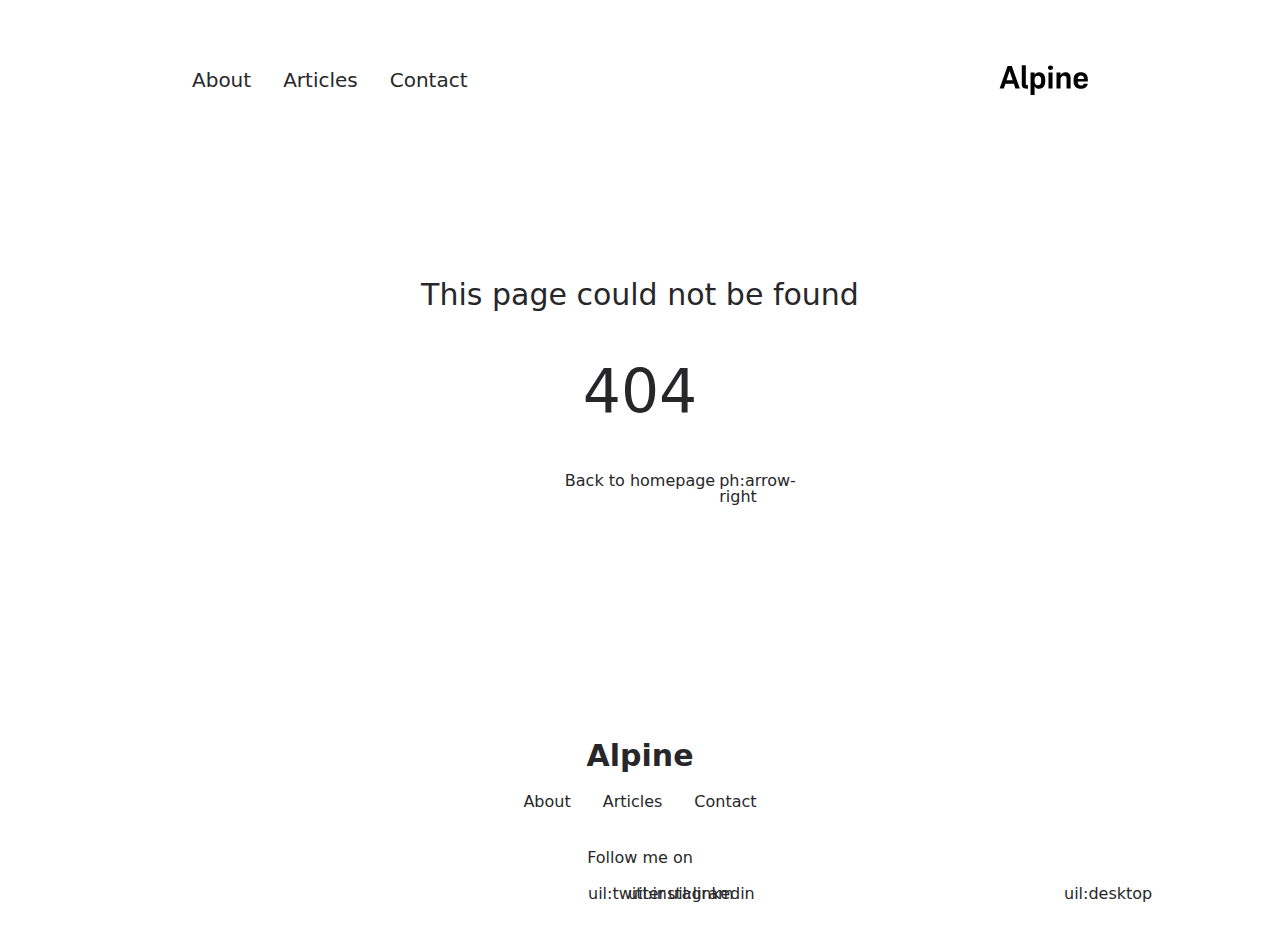
<file: 200.html>
<!DOCTYPE html><html lang="en"><head><meta charset="utf-8">
<meta name="viewport" content="width=device-width, initial-scale=1">
<link rel="stylesheet" href="/_nuxt/entry.xdudFr-M.css">
<link rel="modulepreload" as="script" crossorigin href="/_nuxt/entry.kBYej6TZ.js">
<link rel="prefetch" as="style" href="/_nuxt/article.nQA0MVNo.css">
<link rel="prefetch" as="style" href="/_nuxt/ProseA.Pmk7nWoU.css">
<link rel="prefetch" as="script" crossorigin href="/_nuxt/article.dt3IHeo3.js">
<link rel="prefetch" as="script" crossorigin href="/_nuxt/ProseA.-u-8ik08.js">
<link rel="prefetch" as="script" crossorigin href="/_nuxt/date.3uOv5BcS.js">
<link rel="prefetch" as="script" crossorigin href="/_nuxt/default.Aa0lKSs8.js">
<link rel="prefetch" as="script" crossorigin href="/_nuxt/page._Ab13uZA.js">
<link rel="prefetch" as="script" crossorigin href="/_nuxt/client-db.p6xgNh2E.js">
<link rel="prefetch" as="style" href="/_nuxt/useStudio.5vfyueRC.css">
<link rel="prefetch" as="script" crossorigin href="/_nuxt/useStudio.u3G0uny8.js">
<link rel="prefetch" as="style" href="/_nuxt/error-404._LjjY-y0.css">
<link rel="prefetch" as="script" crossorigin href="/_nuxt/error-404.3jm6MtEr.js">
<link rel="prefetch" as="style" href="/_nuxt/error-500.Ke0_YfD7.css">
<link rel="prefetch" as="script" crossorigin href="/_nuxt/error-500.htj3ta3a.js">
<script type="module" src="/_nuxt/entry.kBYej6TZ.js" crossorigin></script><style id="pinceau-runtime-hydratable">undefined</style><style id="pinceau-theme">@media { :root {--pinceau-mq: initial; --alpine-readableLine: 68ch;--alpine-backdrop-backgroundColor: #f4f4f5b3;--prose-code-inline-padding: 0.2rem 0.375rem 0.2rem 0.375rem;--prose-code-block-backdropFilter: contrast(1);--prose-code-block-border-style: solid;--prose-code-block-border-width: 1px;--prose-tbody-tr-borderBottom-style: dashed;--prose-tbody-tr-borderBottom-width: 1px;--prose-th-textAlign: inherit;--prose-thead-borderBottom-style: solid;--prose-thead-borderBottom-width: 1px;--prose-thead-border-style: solid;--prose-thead-border-width: 0px;--prose-table-textAlign: start;--prose-hr-width: 1px;--prose-hr-style: solid;--prose-li-listStylePosition: outside;--prose-ol-li-markerColor: currentColor;--prose-ol-paddingInlineStart: 21px;--prose-ol-listStyleType: decimal;--prose-ul-li-markerColor: currentColor;--prose-ul-paddingInlineStart: 21px;--prose-ul-listStyleType: disc;--prose-blockquote-border-style: solid;--prose-blockquote-border-width: 4px;--prose-blockquote-quotes: '201C' '201D' '2018' '2019';--prose-blockquote-paddingInlineStart: 24px;--prose-a-code-color-hover: currentColor;--prose-a-code-color-static: currentColor;--prose-a-hasCode-borderBottom: none;--prose-a-border-distance: 2px;--prose-a-border-color-hover: currentColor;--prose-a-border-color-static: currentColor;--prose-a-border-style-hover: solid;--prose-a-border-style-static: dashed;--prose-a-border-width: 1px;--prose-a-color-static: inherit;--prose-a-textDecoration: none;--prose-h6-margin: 3rem 0 2rem;--prose-h5-margin: 3rem 0 2rem;--prose-h4-margin: 3rem 0 2rem;--prose-h3-margin: 3rem 0 2rem;--prose-h2-margin: 3rem 0 2rem;--prose-h1-margin: 0 0 2rem;--prose-p-fontSize: 18px;--typography-lead-loose: 2;--typography-lead-relaxed: 1.625;--typography-lead-normal: 1.5;--typography-lead-snug: 1.375;--typography-lead-tight: 1.25;--typography-lead-none: 1;--typography-lead-10: 2.5rem;--typography-lead-9: 2.25rem;--typography-lead-8: 2rem;--typography-lead-7: 1.75rem;--typography-lead-6: 1.5rem;--typography-lead-5: 1.25rem;--typography-lead-4: 1rem;--typography-lead-3: .75rem;--typography-lead-2: .5rem;--typography-lead-1: .025rem;--typography-fontWeight-black: 900;--typography-fontWeight-extrabold: 800;--typography-fontWeight-bold: 700;--typography-fontWeight-semibold: 600;--typography-fontWeight-medium: 500;--typography-fontWeight-normal: 400;--typography-fontWeight-light: 300;--typography-fontWeight-extralight: 200;--typography-fontWeight-thin: 100;--typography-fontSize-9xl: 128px;--typography-fontSize-8xl: 96px;--typography-fontSize-7xl: 72px;--typography-fontSize-6xl: 60px;--typography-fontSize-5xl: 48px;--typography-fontSize-4xl: 36px;--typography-fontSize-3xl: 30px;--typography-fontSize-2xl: 24px;--typography-fontSize-xl: 20px;--typography-fontSize-lg: 18px;--typography-fontSize-base: 16px;--typography-fontSize-sm: 14px;--typography-fontSize-xs: 12px;--typography-letterSpacing-wide: 0.025em;--typography-letterSpacing-tight: -0.025em;--typography-verticalMargin-base: 24px;--typography-verticalMargin-sm: 16px;--elements-border-secondary-hover: [object Object];--elements-backdrop-background: #fffc;--elements-backdrop-filter: saturate(200%) blur(20px);--elements-container-maxWidth: 64rem;--lead-loose: 2;--lead-relaxed: 1.625;--lead-normal: 1.5;--lead-snug: 1.375;--lead-tight: 1.25;--lead-none: 1;--lead-10: 2.5rem;--lead-9: 2.25rem;--lead-8: 2rem;--lead-7: 1.75rem;--lead-6: 1.5rem;--lead-5: 1.25rem;--lead-4: 1rem;--lead-3: .75rem;--lead-2: .5rem;--lead-1: .025rem;--letterSpacing-widest: 0.1em;--letterSpacing-wider: 0.05em;--letterSpacing-wide: 0.025em;--letterSpacing-normal: 0em;--letterSpacing-tight: -0.025em;--letterSpacing-tighter: -0.05em;--fontSize-9xl: 8rem;--fontSize-8xl: 6rem;--fontSize-7xl: 4.5rem;--fontSize-6xl: 3.75rem;--fontSize-5xl: 3rem;--fontSize-4xl: 2.25rem;--fontSize-3xl: 1.875rem;--fontSize-2xl: 1.5rem;--fontSize-xl: 1.25rem;--fontSize-lg: 1.125rem;--fontSize-base: 1rem;--fontSize-sm: 0.875rem;--fontSize-xs: 0.75rem;--fontWeight-black: 900;--fontWeight-extrabold: 800;--fontWeight-bold: 700;--fontWeight-semibold: 600;--fontWeight-medium: 500;--fontWeight-normal: 400;--fontWeight-light: 300;--fontWeight-extralight: 200;--fontWeight-thin: 100;--font-mono: ui-monospace, SFMono-Regular, Menlo, Monaco, Consolas, Liberation Mono, Courier New, monospace;--font-serif: ui-serif, Georgia, Cambria, Times New Roman, Times, serif;--font-sans: ui-sans-serif, system-ui, -apple-system, BlinkMacSystemFont, Segoe UI, Roboto, Helvetica Neue, Arial, Noto Sans, sans-serif, Apple Color Emoji, Segoe UI Emoji, Segoe UI Symbol, Noto Color Emoji;--opacity-total: 1;--opacity-high: 0.8;--opacity-medium: 0.5;--opacity-soft: 0.3;--opacity-light: 0.15;--opacity-bright: 0.1;--opacity-noOpacity: 0;--borderWidth-lg: 3px;--borderWidth-md: 2px;--borderWidth-sm: 1px;--borderWidth-noBorder: 0;--space-rem-875: 0.875rem;--space-rem-625: 0.625rem;--space-rem-375: 0.375rem;--space-rem-125: 0.125rem;--space-px: 1px;--space-128: 32rem;--space-96: 24rem;--space-80: 20rem;--space-72: 18rem;--space-64: 16rem;--space-60: 15rem;--space-56: 14rem;--space-52: 13rem;--space-48: 12rem;--space-44: 11rem;--space-40: 10rem;--space-36: 9rem;--space-32: 8rem;--space-28: 7rem;--space-24: 6rem;--space-20: 5rem;--space-16: 4rem;--space-14: 3.5rem;--space-12: 3rem;--space-11: 2.75rem;--space-10: 2.5rem;--space-9: 2.25rem;--space-8: 2rem;--space-7: 1.75rem;--space-6: 1.5rem;--space-5: 1.25rem;--space-4: 1rem;--space-3: 0.75rem;--space-2: 0.5rem;--space-1: 0.25rem;--space-0: 0px;--size-full: 100%;--size-7xl: 80rem;--size-6xl: 72rem;--size-5xl: 64rem;--size-4xl: 56rem;--size-3xl: 48rem;--size-2xl: 42rem;--size-xl: 36rem;--size-lg: 32rem;--size-md: 28rem;--size-sm: 24rem;--size-xs: 20rem;--size-200: 200px;--size-104: 104px;--size-80: 80px;--size-64: 64px;--size-56: 56px;--size-48: 48px;--size-40: 40px;--size-32: 32px;--size-24: 24px;--size-20: 20px;--size-16: 16px;--size-12: 12px;--size-8: 8px;--size-6: 6px;--size-4: 4px;--size-2: 2px;--size-0: 0px;--radii-full: 9999px;--radii-3xl: 1.75rem;--radii-2xl: 1.5rem;--radii-xl: 1rem;--radii-lg: 0.75rem;--radii-md: 0.5rem;--radii-sm: 0.375rem;--radii-xs: 0.25rem;--radii-2xs: 0.125rem;--radii-none: 0px;--shadow-none: 0px 0px 0px 0px transparent;--shadow-lg: 0px 10px 15px -3px #000000, 0px 4px 6px -4px #000000;--shadow-md: 0px 4px 6px -1px #000000, 0px 2px 4px -2px #000000;--shadow-sm: 0px 1px 3px 0px #000000, 0px 1px 2px -1px #000000;--shadow-xs: 0px 1px 2px 0px #000000;--height-screen: 100vh;--width-screen: 100vw;--color-primary-900: #002e38;--color-primary-800: #005c70;--color-primary-700: #008aa9;--color-primary-600: #00b9e1;--color-primary-500: #1ad6ff;--color-primary-400: #40ddff;--color-primary-300: #66e4ff;--color-primary-200: #8deaff;--color-primary-100: #b3f1ff;--color-primary-50: #d9f8ff;--color-ruby-900: #380011;--color-ruby-800: #700021;--color-ruby-700: #a90032;--color-ruby-600: #e10043;--color-ruby-500: #ff1a5e;--color-ruby-400: #ff4079;--color-ruby-300: #ff6694;--color-ruby-200: #ff8dae;--color-ruby-100: #ffb3c9;--color-ruby-50: #ffd9e4;--color-pink-900: #380025;--color-pink-800: #70004b;--color-pink-700: #a90070;--color-pink-600: #e10095;--color-pink-500: #ff1ab2;--color-pink-400: #ff40bf;--color-pink-300: #ff66cc;--color-pink-200: #ff8dd8;--color-pink-100: #ffb3e5;--color-pink-50: #ffd9f2;--color-purple-900: #190038;--color-purple-800: #330070;--color-purple-700: #4c00a9;--color-purple-600: #6500e1;--color-purple-500: #811aff;--color-purple-400: #9640ff;--color-purple-300: #ab66ff;--color-purple-200: #c08dff;--color-purple-100: #d5b3ff;--color-purple-50: #ead9ff;--color-royalblue-900: #0b0531;--color-royalblue-800: #160a62;--color-royalblue-700: #211093;--color-royalblue-600: #2c15c4;--color-royalblue-500: #4127e8;--color-royalblue-400: #614bec;--color-royalblue-300: #806ff0;--color-royalblue-200: #a093f3;--color-royalblue-100: #c0b7f7;--color-royalblue-50: #dfdbfb;--color-indigoblue-900: #001238;--color-indigoblue-800: #002370;--color-indigoblue-700: #0035a9;--color-indigoblue-600: #0047e1;--color-indigoblue-500: #1a62ff;--color-indigoblue-400: #407cff;--color-indigoblue-300: #6696ff;--color-indigoblue-200: #8db0ff;--color-indigoblue-100: #b3cbff;--color-indigoblue-50: #d9e5ff;--color-blue-900: #002438;--color-blue-800: #004870;--color-blue-700: #006ca9;--color-blue-600: #0090e1;--color-blue-500: #1aadff;--color-blue-400: #40bbff;--color-blue-300: #66c8ff;--color-blue-200: #8dd6ff;--color-blue-100: #b3e4ff;--color-blue-50: #d9f1ff;--color-lightblue-900: #002e38;--color-lightblue-800: #005c70;--color-lightblue-700: #008aa9;--color-lightblue-600: #00b9e1;--color-lightblue-500: #1ad6ff;--color-lightblue-400: #40ddff;--color-lightblue-300: #66e4ff;--color-lightblue-200: #8deaff;--color-lightblue-100: #b3f1ff;--color-lightblue-50: #d9f8ff;--color-teal-900: #062a28;--color-teal-800: #0b544f;--color-teal-700: #117d77;--color-teal-600: #16a79e;--color-teal-500: #1cd1c6;--color-teal-400: #36e4da;--color-teal-300: #5fe9e1;--color-teal-200: #87efe9;--color-teal-100: #aff4f0;--color-teal-50: #d7faf8;--color-pear-900: #2a2b09;--color-pear-800: #545512;--color-pear-700: #7e801b;--color-pear-600: #a8aa24;--color-pear-500: #d0d32f;--color-pear-400: #d8da52;--color-pear-300: #e0e274;--color-pear-200: #e8e997;--color-pear-100: #eff0ba;--color-pear-50: #f7f8dc;--color-red-900: #380300;--color-red-800: #700700;--color-red-700: #a90a00;--color-red-600: #e10e00;--color-red-500: #ff281a;--color-red-400: #ff4c40;--color-red-300: #ff7066;--color-red-200: #ff948d;--color-red-100: #ffb7b3;--color-red-50: #ffdbd9;--color-orange-900: #381800;--color-orange-800: #702f00;--color-orange-700: #a94700;--color-orange-600: #e15e00;--color-orange-500: #ff7a1a;--color-orange-400: #ff9040;--color-orange-300: #ffa666;--color-orange-200: #ffbd8d;--color-orange-100: #ffd3b3;--color-orange-50: #ffe9d9;--color-yellow-900: #362b03;--color-yellow-800: #6d5605;--color-yellow-700: #a38108;--color-yellow-600: #daac0a;--color-yellow-500: #f5c828;--color-yellow-400: #f7d14c;--color-yellow-300: #f8da70;--color-yellow-200: #fae393;--color-yellow-100: #fcedb7;--color-yellow-50: #fdf6db;--color-green-900: #003f25;--color-green-800: #005e38;--color-green-700: #007e4a;--color-green-600: #009d5d;--color-green-500: #00bd6f;--color-green-400: #00dc82;--color-green-300: #30ffaa;--color-green-200: #83ffcc;--color-green-100: #acffdd;--color-green-50: #d6ffee;--color-gray-900: #18181B;--color-gray-800: #27272A;--color-gray-700: #3f3f46;--color-gray-600: #52525B;--color-gray-500: #71717A;--color-gray-400: #a1a1aa;--color-gray-300: #D4d4d8;--color-gray-200: #e4e4e7;--color-gray-100: #f4f4f5;--color-gray-50: #fafafa;--color-black: #0c0c0d;--color-white: #FFFFFF;--media-portrait: only screen and (orientation: portrait);--media-landscape: only screen and (orientation: landscape);--media-rm: (prefers-reduced-motion: reduce);--media-2xl: (min-width: 1536px);--media-xl: (min-width: 1280px);--media-lg: (min-width: 1024px);--media-md: (min-width: 768px);--media-sm: (min-width: 640px);--media-xs: (min-width: 475px);--alpine-body-color: var(--color-gray-800);--alpine-body-backgroundColor: var(--color-white);--prose-code-inline-fontWeight: var(--typography-fontWeight-normal);--prose-code-inline-fontSize: var(--typography-fontSize-sm);--prose-code-inline-borderRadius: var(--radii-xs);--prose-code-block-pre-padding: var(--typography-verticalMargin-sm);--prose-code-block-margin: var(--typography-verticalMargin-base) 0;--prose-code-block-fontSize: var(--typography-fontSize-sm);--prose-tbody-code-inline-fontSize: var(--typography-fontSize-sm);--prose-tbody-td-padding: var(--typography-verticalMargin-sm);--prose-th-fontWeight: var(--typography-fontWeight-semibold);--prose-th-padding: 0 var(--typography-verticalMargin-sm) var(--typography-verticalMargin-sm) var(--typography-verticalMargin-sm);--prose-table-lineHeight: var(--typography-lead-6);--prose-table-fontSize: var(--typography-fontSize-sm);--prose-table-margin: var(--typography-verticalMargin-base) 0;--prose-hr-margin: var(--typography-verticalMargin-base) 0;--prose-li-margin: var(--typography-verticalMargin-sm) 0;--prose-ol-margin: var(--typography-verticalMargin-base) 0;--prose-ul-margin: var(--typography-verticalMargin-base) 0;--prose-blockquote-margin: var(--typography-verticalMargin-base) 0;--prose-a-code-border-style: var(--prose-a-border-style-static);--prose-a-code-border-width: var(--prose-a-border-width);--prose-a-fontWeight: var(--typography-fontWeight-medium);--prose-img-margin: var(--typography-verticalMargin-base) 0;--prose-strong-fontWeight: var(--typography-fontWeight-semibold);--prose-h6-iconSize: var(--typography-fontSize-base);--prose-h6-fontWeight: var(--typography-fontWeight-semibold);--prose-h6-lineHeight: var(--typography-lead-normal);--prose-h6-fontSize: var(--typography-fontSize-lg);--prose-h5-iconSize: var(--typography-fontSize-lg);--prose-h5-fontWeight: var(--typography-fontWeight-semibold);--prose-h5-lineHeight: var(--typography-lead-snug);--prose-h5-fontSize: var(--typography-fontSize-xl);--prose-h4-iconSize: var(--typography-fontSize-lg);--prose-h4-letterSpacing: var(--typography-letterSpacing-tight);--prose-h4-fontWeight: var(--typography-fontWeight-semibold);--prose-h4-lineHeight: var(--typography-lead-snug);--prose-h4-fontSize: var(--typography-fontSize-2xl);--prose-h3-iconSize: var(--typography-fontSize-xl);--prose-h3-letterSpacing: var(--typography-letterSpacing-tight);--prose-h3-fontWeight: var(--typography-fontWeight-semibold);--prose-h3-lineHeight: var(--typography-lead-snug);--prose-h3-fontSize: var(--typography-fontSize-3xl);--prose-h2-iconSize: var(--typography-fontSize-2xl);--prose-h2-letterSpacing: var(--typography-letterSpacing-tight);--prose-h2-fontWeight: var(--typography-fontWeight-semibold);--prose-h2-lineHeight: var(--typography-lead-tight);--prose-h2-fontSize: var(--typography-fontSize-4xl);--prose-h1-iconSize: var(--typography-fontSize-3xl);--prose-h1-letterSpacing: var(--typography-letterSpacing-tight);--prose-h1-fontWeight: var(--typography-fontWeight-bold);--prose-h1-lineHeight: var(--typography-lead-tight);--prose-h1-fontSize: var(--typography-fontSize-5xl);--prose-p-br-margin: var(--typography-verticalMargin-base) 0 0 0;--prose-p-margin: var(--typography-verticalMargin-base) 0;--prose-p-lineHeight: var(--typography-lead-normal);--typography-color-primary-900: var(--color-primary-900);--typography-color-primary-800: var(--color-primary-800);--typography-color-primary-700: var(--color-primary-700);--typography-color-primary-600: var(--color-primary-600);--typography-color-primary-500: var(--color-primary-500);--typography-color-primary-400: var(--color-primary-400);--typography-color-primary-300: var(--color-primary-300);--typography-color-primary-200: var(--color-primary-200);--typography-color-primary-100: var(--color-primary-100);--typography-color-primary-50: var(--color-primary-50);--typography-font-code: var(--font-mono);--typography-font-body: var(--font-sans);--typography-font-display: var(--font-sans);--typography-body-backgroundColor: var(--color-white);--typography-body-color: var(--color-black);--elements-state-danger-borderColor-secondary: var(--color-red-200);--elements-state-danger-borderColor-primary: var(--color-red-100);--elements-state-danger-backgroundColor-secondary: var(--color-red-100);--elements-state-danger-backgroundColor-primary: var(--color-red-50);--elements-state-danger-color-secondary: var(--color-red-600);--elements-state-danger-color-primary: var(--color-red-500);--elements-state-warning-borderColor-secondary: var(--color-yellow-200);--elements-state-warning-borderColor-primary: var(--color-yellow-100);--elements-state-warning-backgroundColor-secondary: var(--color-yellow-100);--elements-state-warning-backgroundColor-primary: var(--color-yellow-50);--elements-state-warning-color-secondary: var(--color-yellow-700);--elements-state-warning-color-primary: var(--color-yellow-600);--elements-state-success-borderColor-secondary: var(--color-green-200);--elements-state-success-borderColor-primary: var(--color-green-100);--elements-state-success-backgroundColor-secondary: var(--color-green-100);--elements-state-success-backgroundColor-primary: var(--color-green-50);--elements-state-success-color-secondary: var(--color-green-600);--elements-state-success-color-primary: var(--color-green-500);--elements-state-info-borderColor-secondary: var(--color-blue-200);--elements-state-info-borderColor-primary: var(--color-blue-100);--elements-state-info-backgroundColor-secondary: var(--color-blue-100);--elements-state-info-backgroundColor-primary: var(--color-blue-50);--elements-state-info-color-secondary: var(--color-blue-600);--elements-state-info-color-primary: var(--color-blue-500);--elements-state-primary-borderColor-secondary: var(--color-primary-200);--elements-state-primary-borderColor-primary: var(--color-primary-100);--elements-state-primary-backgroundColor-secondary: var(--color-primary-100);--elements-state-primary-backgroundColor-primary: var(--color-primary-50);--elements-state-primary-color-secondary: var(--color-primary-700);--elements-state-primary-color-primary: var(--color-primary-600);--elements-surface-secondary-backgroundColor: var(--color-gray-200);--elements-surface-primary-backgroundColor: var(--color-gray-100);--elements-surface-background-base: var(--color-gray-100);--elements-border-secondary-static: var(--color-gray-200);--elements-border-primary-hover: var(--color-gray-200);--elements-border-primary-static: var(--color-gray-100);--elements-container-padding-md: var(--space-16);--elements-container-padding-sm: var(--space-12);--elements-container-padding-xs: var(--space-8);--elements-container-padding-mobile: var(--space-6);--elements-text-secondary-color-hover: var(--color-gray-700);--elements-text-secondary-color-static: var(--color-gray-500);--elements-text-primary-color-static: var(--color-gray-900);--text-6xl-lineHeight: var(--lead-none);--text-6xl-fontSize: var(--fontSize-6xl);--text-5xl-lineHeight: var(--lead-none);--text-5xl-fontSize: var(--fontSize-5xl);--text-4xl-lineHeight: var(--lead-10);--text-4xl-fontSize: var(--fontSize-4xl);--text-3xl-lineHeight: var(--lead-9);--text-3xl-fontSize: var(--fontSize-3xl);--text-2xl-lineHeight: var(--lead-8);--text-2xl-fontSize: var(--fontSize-2xl);--text-xl-lineHeight: var(--lead-7);--text-xl-fontSize: var(--fontSize-xl);--text-lg-lineHeight: var(--lead-7);--text-lg-fontSize: var(--fontSize-lg);--text-base-lineHeight: var(--lead-6);--text-base-fontSize: var(--fontSize-base);--text-sm-lineHeight: var(--lead-5);--text-sm-fontSize: var(--fontSize-sm);--text-xs-lineHeight: var(--lead-4);--text-xs-fontSize: var(--fontSize-xs);--shadow-2xl: 0px 25px 50px -12px var(--color-gray-900);--shadow-xl: 0px 20px 25px -5px var(--color-gray-400), 0px 8px 10px -6px #000000;--color-secondary-900: var(--color-gray-900);--color-secondary-800: var(--color-gray-800);--color-secondary-700: var(--color-gray-700);--color-secondary-600: var(--color-gray-600);--color-secondary-500: var(--color-gray-500);--color-secondary-400: var(--color-gray-400);--color-secondary-300: var(--color-gray-300);--color-secondary-200: var(--color-gray-200);--color-secondary-100: var(--color-gray-100);--color-secondary-50: var(--color-gray-50);--prose-a-code-background-hover: var(--typography-color-primary-50);--prose-a-code-border-color-hover: var(--typography-color-primary-500);--prose-a-color-hover: var(--typography-color-primary-500);--typography-color-secondary-900: var(--color-secondary-900);--typography-color-secondary-800: var(--color-secondary-800);--typography-color-secondary-700: var(--color-secondary-700);--typography-color-secondary-600: var(--color-secondary-600);--typography-color-secondary-500: var(--color-secondary-500);--typography-color-secondary-400: var(--color-secondary-400);--typography-color-secondary-300: var(--color-secondary-300);--typography-color-secondary-200: var(--color-secondary-200);--typography-color-secondary-100: var(--color-secondary-100);--typography-color-secondary-50: var(--color-secondary-50);--prose-code-inline-backgroundColor: var(--typography-color-secondary-100);--prose-code-inline-color: var(--typography-color-secondary-700);--prose-code-block-backgroundColor: var(--typography-color-secondary-100);--prose-code-block-color: var(--typography-color-secondary-700);--prose-code-block-border-color: var(--typography-color-secondary-200);--prose-tbody-tr-borderBottom-color: var(--typography-color-secondary-200);--prose-th-color: var(--typography-color-secondary-600);--prose-thead-borderBottom-color: var(--typography-color-secondary-200);--prose-thead-border-color: var(--typography-color-secondary-300);--prose-hr-color: var(--typography-color-secondary-200);--prose-blockquote-border-color: var(--typography-color-secondary-200);--prose-blockquote-color: var(--typography-color-secondary-500);--prose-a-code-border-color-static: var(--typography-color-secondary-400); } }@media { :root.dark {--pinceau-mq: dark; --alpine-backdrop-backgroundColor: #18181bb3;--prose-code-block-backdropFilter: contrast(1);--prose-ol-li-markerColor: currentColor;--prose-ul-li-markerColor: currentColor;--prose-a-code-color-hover: currentColor;--prose-a-code-color-static: currentColor;--prose-a-border-color-hover: currentColor;--prose-a-border-color-static: currentColor;--prose-a-color-static: inherit;--elements-backdrop-background: #0c0d0ccc;--alpine-body-color: var(--color-gray-200);--alpine-body-backgroundColor: var(--color-black);--typography-body-backgroundColor: var(--color-black);--typography-body-color: var(--color-white);--elements-state-danger-borderColor-secondary: var(--color-red-700);--elements-state-danger-borderColor-primary: var(--color-red-800);--elements-state-danger-backgroundColor-secondary: var(--color-red-800);--elements-state-danger-backgroundColor-primary: var(--color-red-900);--elements-state-danger-color-secondary: var(--color-red-200);--elements-state-danger-color-primary: var(--color-red-300);--elements-state-warning-borderColor-secondary: var(--color-yellow-700);--elements-state-warning-borderColor-primary: var(--color-yellow-800);--elements-state-warning-backgroundColor-secondary: var(--color-yellow-800);--elements-state-warning-backgroundColor-primary: var(--color-yellow-900);--elements-state-warning-color-secondary: var(--color-yellow-200);--elements-state-warning-color-primary: var(--color-yellow-400);--elements-state-success-borderColor-secondary: var(--color-green-700);--elements-state-success-borderColor-primary: var(--color-green-800);--elements-state-success-backgroundColor-secondary: var(--color-green-800);--elements-state-success-backgroundColor-primary: var(--color-green-900);--elements-state-success-color-secondary: var(--color-green-200);--elements-state-success-color-primary: var(--color-green-400);--elements-state-info-borderColor-secondary: var(--color-blue-700);--elements-state-info-borderColor-primary: var(--color-blue-800);--elements-state-info-backgroundColor-secondary: var(--color-blue-800);--elements-state-info-backgroundColor-primary: var(--color-blue-900);--elements-state-info-color-secondary: var(--color-blue-200);--elements-state-info-color-primary: var(--color-blue-400);--elements-state-primary-borderColor-secondary: var(--color-primary-700);--elements-state-primary-borderColor-primary: var(--color-primary-800);--elements-state-primary-backgroundColor-secondary: var(--color-primary-800);--elements-state-primary-backgroundColor-primary: var(--color-primary-900);--elements-state-primary-color-secondary: var(--color-primary-200);--elements-state-primary-color-primary: var(--color-primary-400);--elements-surface-secondary-backgroundColor: var(--color-gray-800);--elements-surface-primary-backgroundColor: var(--color-gray-900);--elements-surface-background-base: var(--color-gray-900);--elements-border-secondary-static: var(--color-gray-800);--elements-border-primary-hover: var(--color-gray-800);--elements-border-primary-static: var(--color-gray-900);--elements-text-secondary-color-hover: var(--color-gray-200);--elements-text-secondary-color-static: var(--color-gray-400);--elements-text-primary-color-static: var(--color-gray-50);--prose-a-code-background-hover: var(--typography-color-primary-900);--prose-a-code-border-color-hover: var(--typography-color-primary-600);--prose-a-color-hover: var(--typography-color-primary-400);--prose-code-inline-backgroundColor: var(--typography-color-secondary-800);--prose-code-inline-color: var(--typography-color-secondary-200);--prose-code-block-backgroundColor: var(--typography-color-secondary-900);--prose-code-block-color: var(--typography-color-secondary-200);--prose-code-block-border-color: var(--typography-color-secondary-800);--prose-tbody-tr-borderBottom-color: var(--typography-color-secondary-800);--prose-th-color: var(--typography-color-secondary-400);--prose-thead-borderBottom-color: var(--typography-color-secondary-800);--prose-thead-border-color: var(--typography-color-secondary-600);--prose-hr-color: var(--typography-color-secondary-800);--prose-blockquote-border-color: var(--typography-color-secondary-700);--prose-blockquote-color: var(--typography-color-secondary-400);--prose-a-code-border-color-static: var(--typography-color-secondary-600); } }</style><script>"use strict";(()=>{const a=window,e=document.documentElement,m=["dark","light"],c=window&&window.localStorage&&window.localStorage.getItem&&window.localStorage.getItem("nuxt-color-mode")||"system";let n=c==="system"?d():c;const l=e.getAttribute("data-color-mode-forced");l&&(n=l),i(n),a["__NUXT_COLOR_MODE__"]={preference:c,value:n,getColorScheme:d,addColorScheme:i,removeColorScheme:f};function i(o){const t=""+o+"",s="";e.classList?e.classList.add(t):e.className+=" "+t,s&&e.setAttribute("data-"+s,o)}function f(o){const t=""+o+"",s="";e.classList?e.classList.remove(t):e.className=e.className.replace(new RegExp(t,"g"),""),s&&e.removeAttribute("data-"+s)}function r(o){return a.matchMedia("(prefers-color-scheme"+o+")")}function d(){if(a.matchMedia&&r("").media!=="not all"){for(const o of m)if(r(":"+o).matches)return o}return"light"}})();
</script></head><body><div id="__nuxt"></div><script type="application/json" id="__NUXT_DATA__" data-ssr="false">[{"_errors":1,"serverRendered":2,"data":3,"state":4,"once":5},{},false,{},{},["Set"]]</script>
<script>window.__NUXT__={};window.__NUXT__.config={public:{FORMSPREE_URL:"",plausible:{hashMode:false,trackLocalhost:false,domain:"",apiHost:"https://plausible.io",autoPageviews:true,autoOutboundTracking:false},studio:{apiURL:"https://api.nuxt.studio"},mdc:{components:{prose:true,map:{p:"prose-p",a:"prose-a",blockquote:"prose-blockquote","code-inline":"prose-code-inline",code:"ProseCodeInline",em:"prose-em",h1:"prose-h1",h2:"prose-h2",h3:"prose-h3",h4:"prose-h4",h5:"prose-h5",h6:"prose-h6",hr:"prose-hr",img:"prose-img",ul:"prose-ul",ol:"prose-ol",li:"prose-li",strong:"prose-strong",table:"prose-table",thead:"prose-thead",tbody:"prose-tbody",td:"prose-td",th:"prose-th",tr:"prose-tr"}},headings:{anchorLinks:{h1:false,h2:true,h3:true,h4:true,h5:false,h6:false}}},content:{locales:[],defaultLocale:"",integrity:1707153506474,experimental:{stripQueryParameters:false,advanceQuery:false,clientDB:false},respectPathCase:false,api:{baseURL:"/api/_content"},navigation:{fields:["navTitle","layout"]},tags:{p:"prose-p",a:"prose-a",blockquote:"prose-blockquote","code-inline":"prose-code-inline",code:"ProseCodeInline",em:"prose-em",h1:"prose-h1",h2:"prose-h2",h3:"prose-h3",h4:"prose-h4",h5:"prose-h5",h6:"prose-h6",hr:"prose-hr",img:"prose-img",ul:"prose-ul",ol:"prose-ol",li:"prose-li",strong:"prose-strong",table:"prose-table",thead:"prose-thead",tbody:"prose-tbody",td:"prose-td",th:"prose-th",tr:"prose-tr"},highlight:{theme:{default:"github-light",dark:"github-dark"},preload:["json","js","ts","html","css","vue","diff","shell","markdown","yaml","bash","ini","c","cpp"]},wsUrl:"",documentDriven:{page:true,navigation:true,surround:true,globals:{},layoutFallbacks:["theme"],injectPage:true},host:"",trailingSlash:false,search:"",contentHead:true,anchorLinks:{depth:4,exclude:[1]}}},app:{baseURL:"/",buildAssetsDir:"/_nuxt/",cdnURL:""}}</script></body></html>
</file>
<file: _nuxt/entry.xdudFr-M.css>
body{background-color:var(--alpine-body-backgroundColor);color:var(--alpine-body-color)}.light-img{display:block}.dark-img{display:none}@media (prefers-color-scheme:dark){html:not(.light) .dark-img{display:block}html:not(.light) .light-img{display:none}}html.dark .dark-img{display:block}html.dark .light-img{display:none}html{-webkit-font-smoothing:antialiased;-moz-osx-font-smoothing:grayscale}.sr-only{height:1px!important;margin:-1px!important;overflow:hidden!important;padding:0!important;position:absolute!important;width:1px!important;clip:rect(0,0,0,0)!important;border:0!important;white-space:nowrap!important}*,:after,:before{border:0 solid #e5e7eb;box-sizing:border-box}html{line-height:1.5;-webkit-text-size-adjust:100%;font-family:ui-sans-serif,system-ui,-apple-system,BlinkMacSystemFont,Segoe UI,Roboto,Helvetica Neue,Arial,Noto Sans,sans-serif,Apple Color Emoji,Segoe UI Emoji,Segoe UI Symbol,Noto Color Emoji;-moz-tab-size:4;-o-tab-size:4;tab-size:4}body{line-height:inherit;margin:0}hr{border-top-width:1px;color:inherit;height:0}abbr:where([title]){-webkit-text-decoration:underline dotted;text-decoration:underline dotted}h1,h2,h3,h4,h5,h6{font-size:inherit;font-weight:inherit}a{color:inherit;text-decoration:inherit}b,strong{font-weight:bolder}code,kbd,pre,samp{font-family:ui-monospace,SFMono-Regular,Menlo,Monaco,Consolas,Liberation Mono,Courier New,monospace;font-size:1em}small{font-size:80%}sub,sup{font-size:75%;line-height:0;position:relative;vertical-align:baseline}sub{bottom:-.25em}sup{top:-.5em}table{border-collapse:collapse;border-color:inherit;text-indent:0}button,input,optgroup,select,textarea{color:inherit;font-family:inherit;font-size:100%;font-weight:inherit;line-height:inherit;margin:0;padding:0}button,select{text-transform:none}[type=button],[type=reset],[type=submit],button{-webkit-appearance:button;background-color:transparent;background-image:none}:-moz-focusring{outline:auto}:-moz-ui-invalid{box-shadow:none}progress{vertical-align:baseline}::-webkit-inner-spin-button,::-webkit-outer-spin-button{height:auto}[type=search]{-webkit-appearance:textfield;outline-offset:-2px}::-webkit-search-decoration{-webkit-appearance:none}::-webkit-file-upload-button{-webkit-appearance:button;font:inherit}summary{display:list-item}blockquote,dd,dl,figure,h1,h2,h3,h4,h5,h6,hr,p,pre{margin:0}fieldset{margin:0}fieldset,legend{padding:0}menu,ol,ul{list-style:none;margin:0;padding:0}textarea{resize:vertical}input::-moz-placeholder,textarea::-moz-placeholder{color:#9ca3af;opacity:1}input::placeholder,textarea::placeholder{color:#9ca3af;opacity:1}[role=button],button{cursor:pointer}:disabled{cursor:default}audio,canvas,embed,iframe,img,object,svg,video{display:block;vertical-align:middle}img,video{height:auto;max-width:100%}[hidden]{display:none}.nuxt-progress{background:repeating-linear-gradient(90deg,#00dc82 0,#34cdfe 50%,#0047e1);left:0;opacity:1;position:fixed;right:0;top:0;transition:width .1s,height .4s,opacity .4s;width:0;z-index:999999}nav ul[data-v-230745d5]{display:flex;flex-direction:column;gap:var(--space-4);justify-content:center;width:100%}@media (min-width:640px){nav ul[data-v-230745d5]{flex-direction:row;gap:var(--space-8)}}nav ul a[data-v-230745d5]{position:relative}nav ul a.router-link-active[data-v-230745d5]{color:var(--color-primary-500)}nav ul a .underline-fx[data-v-230745d5]{background-color:currentColor;bottom:-4px;height:1px;position:absolute;transition:width .2s ease-in-out;width:0}a:hover :is(nav ul a .underline-fx):is(nav ul a .underline-fx[data-v-230745d5]){width:100%}header[data-v-582dfb86]{--header-padding:var(--space-16);--logo-height:var(--space-8);align-items:center;display:grid;gap:var(--space-4);grid-template-columns:repeat(12,minmax(0,1fr));padding-bottom:var(--header-padding);padding-top:var(--header-padding);position:relative}header .menu[data-v-582dfb86]{display:flex;position:absolute}header .menu[data-v-582dfb86] :hover{color:var(--color-primary-500)}.left :is(header .menu):is(header .menu[data-v-582dfb86]){right:0}@media (min-width:640px){header .menu[data-v-582dfb86]{display:none}}header .overlay[data-v-582dfb86]{-webkit-backdrop-filter:blur(20px);backdrop-filter:blur(20px);background-color:var(--alpine-backdrop-backgroundColor);border:1px solid var(--color-gray-200);border-radius:var(--radii-md);font-size:var(--text-lg-fontSize);font-weight:var(--fontWeight-medium);line-height:var(--text-lg-lineHeight);padding:var(--space-6);padding-right:var(--space-24);perspective:2000px;position:absolute;top:calc(var(--header-padding) + var(--logo-height) + var(--space-2));transform-origin:top;transition:all .25s;will-change:opacity,transform}header .overlay[data-v-582dfb86]:not(.show){opacity:0;transform:translateY(-10px) rotateY(-8deg) rotateX(-20deg)}.left :is(header .overlay:not(.show)):is(header .overlay[data-v-582dfb86]:not(.show)){transform:translateY(-10px) rotateY(8deg) rotateX(-20deg)}header .overlay[data-v-582dfb86]:not(.show){pointer-events:none}.left :is(header .overlay):is(header .overlay[data-v-582dfb86]){padding:var(--space-6);padding-left:var(--space-16);right:0;text-align:right}@media (min-width:640px){header .overlay[data-v-582dfb86]{display:none}}:root.dark header .overlay[data-v-582dfb86]{border-color:var(--color-gray-800)}header .logo[data-v-582dfb86]{display:flex;grid-column:span 12/span 12;height:var(--logo-height)}header .logo a[data-v-582dfb86]{display:flex}.center :is(header .logo):is(header .logo[data-v-582dfb86]){grid-column:span 12/span 12;justify-content:center}.right :is(header .logo):is(header .logo[data-v-582dfb86]){justify-content:flex-end}@media (min-width:640px){header .logo[data-v-582dfb86]{grid-column:span 4/span 4;grid-column-start:auto}.right :is(header .logo):is(header .logo[data-v-582dfb86]){order:2}}header .logo .fallback[data-v-582dfb86]{font-size:var(--text-2xl-fontSize);font-weight:var(--fontWeight-semibold);line-height:var(--text-2xl-lineHeight)}header .main-nav[data-v-582dfb86]{display:none}@media (min-width:640px){header .main-nav[data-v-582dfb86]{display:flex;font-size:var(--text-xl-fontSize);font-weight:var(--fontWeight-medium);grid-column:span 8/span 8;line-height:var(--text-xl-lineHeight)}.center :is(header .main-nav):is(header .main-nav[data-v-582dfb86]){grid-column:span 12/span 12;justify-content:center}.right :is(header .main-nav):is(header .main-nav[data-v-582dfb86]){justify-content:flex-start}.left :is(header .main-nav):is(header .main-nav[data-v-582dfb86]){justify-content:flex-end}}.icon[data-v-60a64bd7]{display:inline-block;vertical-align:middle}a[data-v-3c407c87]{--social-icon-size:24px;display:flex;height:24px;height:var(--social-icon-size);width:24px;width:var(--social-icon-size)}a[data-v-3c407c87] :hover{color:var(--color-primary-500)}a svg[data-v-3c407c87]{height:100%;width:100%}button[data-v-589a28fd]{display:flex;--color-mode-switcher-size:24px;height:24px;height:var(--color-mode-switcher-size);width:24px;width:var(--color-mode-switcher-size)}button[data-v-589a28fd] :hover{color:var(--color-primary-500)}button svg[data-v-589a28fd]{height:100%;width:100%}footer[data-v-f71af22f]{align-items:center;display:flex;flex-direction:column;margin-top:var(--space-24);padding-bottom:var(--space-8);padding-top:var(--space-8)}footer.left[data-v-f71af22f]{align-items:flex-start}footer.right[data-v-f71af22f]{align-items:flex-end}@media (min-width:768px){footer[data-v-f71af22f]{min-height:var(--space-36)}}footer .credits[data-v-f71af22f]{font-size:var(--text-3xl-fontSize);font-weight:var(--fontWeight-bold);line-height:var(--text-3xl-lineHeight);margin-bottom:var(--space-4)}footer .navigation[data-v-f71af22f]{display:none}@media (min-width:640px){footer .navigation[data-v-f71af22f]{display:flex;font-size:var(--text-base-fontSize);font-weight:var(--fontWeight-medium);line-height:var(--text-base-lineHeight);margin-bottom:var(--space-8)}}footer .message[data-v-f71af22f]{margin-bottom:var(--space-4);text-align:center}footer .icons[data-v-f71af22f]{display:grid;gap:var(--space-4);grid-template-columns:repeat(12,minmax(0,1fr));width:100%}.left :is(footer .icons):is(footer .icons[data-v-f71af22f]){align-items:center;display:flex;justify-content:space-between}.right :is(footer .icons):is(footer .icons[data-v-f71af22f]){align-items:center;display:flex;flex-direction:row-reverse;justify-content:space-between}footer .icons .social[data-v-f71af22f]{display:flex;gap:var(--space-4);grid-column:span 12/span 12;justify-content:center}@media (min-width:475px){footer .icons .social[data-v-f71af22f]{grid-column:span 4/span 4;grid-column-start:5}}footer .icons .color-mode-switch[data-v-f71af22f]{display:flex;grid-column:span 12/span 12;justify-content:center}@media (min-width:475px){footer .icons .color-mode-switch[data-v-f71af22f]{grid-column:span 2/span 2;grid-column-start:11;justify-content:flex-end}}.container[data-v-65048bf3]{margin-inline-end:auto;margin-inline-start:auto;width:100%}.app-layout[data-v-5fe637ed]{min-width:var(--size-xs)}html{font-family:var(--font-sans)}
</file>
<file: _nuxt/DocumentDrivenNotFound.yJa1Kukl.css>
section[data-v-cf1458c9]{align-items:center;display:flex;flex-direction:column;justify-content:center;min-height:50vh}section .message[data-v-cf1458c9]{font-size:var(--text-3xl-fontSize);font-weight:var(--fontWeight-medium);line-height:var(--text-3xl-lineHeight)}section .status[data-v-cf1458c9]{font-size:var(--text-6xl-fontSize);line-height:var(--text-6xl-lineHeight);margin-bottom:var(--space-12);margin-top:var(--space-12)}section a[data-v-cf1458c9]{align-items:center;display:flex;position:relative}section a .icon[data-v-cf1458c9]{height:var(--space-5);position:absolute;right:calc(0px - var(--space-1));transform:translate(100%);width:var(--space-5)}
</file>
<file: _nuxt/Hero.4USAL0UP.css>
.hero .layout[data-v-0841403c]{display:grid;gap:var(--space-8);grid-template-columns:repeat(1,minmax(0,1fr))}@media (min-width:1024px){.hero .layout[data-v-0841403c]{grid-template-columns:repeat(2,minmax(0,1fr))}}.hero .layout .title[data-v-0841403c]{font-size:var(--text-4xl-fontSize);font-weight:var(--fontWeight-bold);line-height:var(--text-4xl-lineHeight)}.hero .layout .description[data-v-0841403c]{font-size:var(--text-xl-fontSize);line-height:var(--text-xl-lineHeight);margin-top:var(--space-3)}.hero .layout img[data-v-0841403c]{aspect-ratio:16/9;border-radius:var(--radii-md);-o-object-fit:cover;object-fit:cover;width:100%}.hero .layout img.left[data-v-0841403c]{order:-1}
</file>
<file: _nuxt/ProseUl.DjU0llxY.css>
ul[data-v-8b17150b]{font-family:var(--typography-font-body);list-style-type:var(--prose-ul-listStyleType);margin:var(--prose-ul-margin);padding-inline-start:var(--prose-ul-paddingInlineStart)}ul[data-v-8b17150b]>li::marker{color:var(--prose-ul-li-markerColor)}ul[data-v-8b17150b]>li ol,ul[data-v-8b17150b]>li ul{margin:0}
</file>
<file: _nuxt/ProseLi.o_a4G4lQ.css>
li[data-v-2f4dc46b]{font-family:var(--typography-font-body);list-style-position:var(--prose-li-listStylePosition);margin:var(--prose-li-margin)}
</file>
<file: _nuxt/ProseA.Pmk7nWoU.css>
a[data-v-a089b9a5]{border-bottom:var(--prose-a-border-width) var(--prose-a-border-style-static) var(--prose-a-border-color-static);color:var(--prose-a-color-static);font-family:var(--typography-font-body);font-weight:var(--prose-a-fontWeight);padding-bottom:var(--prose-a-border-distance);-webkit-text-decoration:var(--prose-a-textDecoration);text-decoration:var(--prose-a-textDecoration)}a[data-v-a089b9a5]:hover{border-color:var(--prose-a-border-color-hover);border-style:var(--prose-a-border-style-hover);color:var(--prose-a-color-hover)}a[data-v-a089b9a5]:has(img){border-width:0}a[data-v-a089b9a5]:has(code){border-bottom:var(--prose-a-hasCode-borderBottom)}a[data-v-a089b9a5]:has(code) code{border-color:var(--prose-a-code-border-color-static);border-style:var(--prose-a-code-border-style);border-width:var(--prose-a-code-border-width);color:var(--prose-a-code-color-static)}a[data-v-a089b9a5]:has(code):hover{border-bottom:var(--prose-a-hasCode-borderBottom)}a[data-v-a089b9a5]:has(code):hover code{background-color:var(--prose-a-code-background-hover);border-color:var(--prose-a-code-border-color-hover);color:var(--prose-a-code-color-hover)}
</file>
<file: _nuxt/ProseStrong.ThIDCA-m.css>
strong[data-v-8a4e1ca8]{font-family:var(--typography-font-body);font-weight:var(--prose-strong-fontWeight)}
</file>
<file: _nuxt/ProseP.8KV9OGMk.css>
p[data-v-faad55e0]{font-family:var(--typography-font-body);font-size:var(--prose-p-fontSize);line-height:var(--prose-p-lineHeight);margin:var(--prose-p-margin)}p[data-v-faad55e0] br{content:"";display:block;margin:var(--prose-p-br-margin)}
</file>
<file: _nuxt/Gallery.qFBkPQqE.css>
.gallery .layout[data-v-9410286b]{display:grid;gap:var(--space-8);margin-bottom:var(--space-16);margin-top:var(--space-16);--cols:1;grid-template-columns:repeat(1,minmax(0,1fr));grid-template-columns:repeat(var(--cols),minmax(0,1fr))}@media (min-width:768px){.gallery .layout[data-v-9410286b]{--cols:var(---6-li-cols)}}.gallery .layout img[data-v-9410286b]{aspect-ratio:16/9;border-radius:var(--radii-md);-o-object-fit:cover;object-fit:cover;width:100%}
</file>
<file: _nuxt/article.nQA0MVNo.css>
article[data-v-9428b015]{margin-left:auto;margin-right:auto;max-width:var(--alpine-readableLine);padding-bottom:var(--space-4);padding-top:var(--space-4)}@media (min-width:640px){article[data-v-9428b015]{padding-bottom:var(--space-12);padding-top:var(--space-12)}}article .back[data-v-9428b015]{align-items:center;border-bottom:1px solid var(--elements-border-secondary-static);display:inline-flex;font-size:var(--text-lg-fontSize)}article .back[data-v-9428b015] svg{height:var(--size-16);margin-right:var(--space-2);width:var(--size-16)}article header[data-v-9428b015]{margin-bottom:var(--space-12);margin-top:var(--space-16)}article .title[data-v-9428b015]{font-size:var(--text-5xl-fontSize);font-weight:var(--fontWeight-semibold);line-height:var(--text-5xl-lineHeight);margin-bottom:var(--space-4)}article time[data-v-9428b015]{color:var(--elements-text-secondary-color-static)}article .prose .back-to-top[data-v-9428b015]{align-items:center;display:flex;justify-content:flex-end;width:100%}article .prose .back-to-top a[data-v-9428b015]{cursor:pointer;font-size:var(--text-lg-fontSize)}article .prose[data-v-9428b015] h1{display:none}
</file>
<file: _nuxt/useStudio.5vfyueRC.css>
body.__preview_enabled{padding-bottom:50px}#__nuxt_preview[data-v-207c9b37]{align-items:center;-webkit-backdrop-filter:blur(20px);backdrop-filter:blur(20px);background:#ffffff4d;border-top:1px solid #eee;bottom:-60px;color:#000;display:flex;font-family:Helvetica,sans-serif;font-size:16px;font-weight:500;gap:10px;height:50px;justify-content:center;left:0;position:fixed;right:0;transition:bottom .3s ease-in-out;z-index:10000}#__nuxt_preview.__preview_ready[data-v-207c9b37]{bottom:0}#__preview_background[data-v-207c9b37]{-webkit-backdrop-filter:blur(8px);backdrop-filter:blur(8px);background:#ffffff4d;height:100vh;left:0;position:fixed;top:0;width:100vw;z-index:9000}#__preview_loader[data-v-207c9b37]{align-items:center;color:#000;display:flex;flex-direction:column;font-family:system-ui,-apple-system,BlinkMacSystemFont,Segoe UI,Roboto,Oxygen,Ubuntu,Cantarell,Open Sans,Helvetica Neue,sans-serif;font-size:1.4rem;gap:8px;left:50%;position:fixed;top:50%;transform:translate(-50%,-50%);z-index:9500}#__preview_loader p[data-v-207c9b37]{margin:10px 0}.dark #__preview_background[data-v-207c9b37],.dark-mode #__preview_background[data-v-207c9b37]{background:#0000004d}.dark #__preview_loader[data-v-207c9b37],.dark-mode #__preview_loader[data-v-207c9b37]{color:#fff}.preview-loading-enter-active[data-v-207c9b37],.preview-loading-leave-active[data-v-207c9b37]{transition:opacity .4s}.preview-loading-enter[data-v-207c9b37],.preview-loading-leave-to[data-v-207c9b37]{opacity:0}#__preview_loading_icon[data-v-207c9b37]{animation:spin-207c9b37 1s linear infinite}.dark #__nuxt_preview[data-v-207c9b37],.dark-mode #__nuxt_preview[data-v-207c9b37]{background:#0000004d;border-top:1px solid #111;color:#fff}#__nuxt_preview svg[data-v-207c9b37]{color:#000;display:inline-block;height:30px;width:30px}.dark #__nuxt_preview svg[data-v-207c9b37],.dark-mode #__nuxt_preview svg[data-v-207c9b37]{color:#fff}button[data-v-207c9b37]{background:transparent;border:1px solid rgba(0,0,0,.2);border-radius:3px;box-shadow:none;color:#000c;cursor:pointer;display:inline-block;font-size:14px;font-weight:400;line-height:1rem;margin:0;padding:4px 10px;text-align:center;transition:none;width:auto}button[data-v-207c9b37]:hover{border-color:#0006;color:#000000e6}.dark button[data-v-207c9b37],.dark-mode button[data-v-207c9b37]{border-color:#fff3;color:#d3d3d3}.dark button[data-v-207c9b37]:hover,.dark-mode button[data-v-207c9b37]:hover{border-color:#fff6;color:#fff}#__nuxt_preview button[data-v-207c9b37]:focus,#__nuxt_preview button[data-v-207c9b37]:hover{background:#0000001a}#__nuxt_preview button[data-v-207c9b37]:active{background:#0003}.dark #__nuxt_preview button[data-v-207c9b37],.dark-mode #__nuxt_preview button[data-v-207c9b37]{border:1px solid hsla(0,0%,100%,.2);color:#fffc}.dark #__nuxt_preview button[data-v-207c9b37]:hover,.dark-mode #__nuxt_preview button[data-v-207c9b37]:focus{background:#ffffff1a}.dark #__nuxt_preview button[data-v-207c9b37]:active,.dark-mode #__nuxt_preview button[data-v-207c9b37]:active{background:#fff3}a[data-v-207c9b37]{font-weight:600}#__nuxt_preview.__preview_refreshing button[data-v-207c9b37],#__nuxt_preview.__preview_refreshing span[data-v-207c9b37],#__nuxt_preview.__preview_refreshing svg[data-v-207c9b37]{animation:nuxt_pulsate-207c9b37 1s ease-out;animation-iteration-count:infinite;opacity:.5}@keyframes nuxt_pulsate-207c9b37{0%{opacity:1}50%{opacity:.5}to{opacity:1}}@keyframes spin-207c9b37{0%{transform:rotate(1turn)}to{transform:rotate(0)}}
</file>
<file: _nuxt/error-404._LjjY-y0.css>
.spotlight[data-v-f5c0a1bb]{background:linear-gradient(45deg,#00dc82,#36e4da 50%,#0047e1);bottom:-30vh;filter:blur(20vh);height:40vh}.gradient-border[data-v-f5c0a1bb]{-webkit-backdrop-filter:blur(10px);backdrop-filter:blur(10px);border-radius:.5rem;position:relative}@media (prefers-color-scheme:light){.gradient-border[data-v-f5c0a1bb]{background-color:#ffffff4d}.gradient-border[data-v-f5c0a1bb]:before{background:linear-gradient(90deg,#e2e2e2,#e2e2e2 25%,#00dc82,#36e4da 75%,#0047e1)}}@media (prefers-color-scheme:dark){html:not(.light) .gradient-border[data-v-f5c0a1bb]{background-color:#1414144d}html:not(.light) .gradient-border[data-v-f5c0a1bb]:before{background:linear-gradient(90deg,#303030,#303030 25%,#00dc82,#36e4da 75%,#0047e1)}}html.dark .gradient-border[data-v-f5c0a1bb]{background-color:#1414144d}html.dark .gradient-border[data-v-f5c0a1bb]:before{background:linear-gradient(90deg,#303030,#303030 25%,#00dc82,#36e4da 75%,#0047e1)}.gradient-border[data-v-f5c0a1bb]:before{background-size:400% auto;border-radius:.5rem;bottom:0;content:"";left:0;-webkit-mask:linear-gradient(#fff 0 0) content-box,linear-gradient(#fff 0 0);mask:linear-gradient(#fff 0 0) content-box,linear-gradient(#fff 0 0);-webkit-mask-composite:xor;mask-composite:exclude;opacity:.5;padding:2px;position:absolute;right:0;top:0;transition:background-position .3s ease-in-out,opacity .2s ease-in-out;width:100%}.gradient-border[data-v-f5c0a1bb]:hover:before{background-position:-50% 0;opacity:1}.bg-white[data-v-f5c0a1bb]{--tw-bg-opacity:1;background-color:#fff;background-color:rgba(255,255,255,var(--tw-bg-opacity))}.cursor-pointer[data-v-f5c0a1bb]{cursor:pointer}.flex[data-v-f5c0a1bb]{display:flex}.grid[data-v-f5c0a1bb]{display:grid}.place-content-center[data-v-f5c0a1bb]{place-content:center}.items-center[data-v-f5c0a1bb]{align-items:center}.justify-center[data-v-f5c0a1bb]{justify-content:center}.font-sans[data-v-f5c0a1bb]{font-family:ui-sans-serif,system-ui,-apple-system,BlinkMacSystemFont,Segoe UI,Roboto,Helvetica Neue,Arial,Noto Sans,sans-serif,Apple Color Emoji,Segoe UI Emoji,Segoe UI Symbol,Noto Color Emoji}.font-medium[data-v-f5c0a1bb]{font-weight:500}.font-light[data-v-f5c0a1bb]{font-weight:300}.text-8xl[data-v-f5c0a1bb]{font-size:6rem;line-height:1}.text-xl[data-v-f5c0a1bb]{font-size:1.25rem;line-height:1.75rem}.leading-tight[data-v-f5c0a1bb]{line-height:1.25}.mb-8[data-v-f5c0a1bb]{margin-bottom:2rem}.mb-16[data-v-f5c0a1bb]{margin-bottom:4rem}.max-w-520px[data-v-f5c0a1bb]{max-width:520px}.min-h-screen[data-v-f5c0a1bb]{min-height:100vh}.overflow-hidden[data-v-f5c0a1bb]{overflow:hidden}.px-8[data-v-f5c0a1bb]{padding-left:2rem;padding-right:2rem}.py-2[data-v-f5c0a1bb]{padding-bottom:.5rem;padding-top:.5rem}.px-4[data-v-f5c0a1bb]{padding-left:1rem;padding-right:1rem}.fixed[data-v-f5c0a1bb]{position:fixed}.left-0[data-v-f5c0a1bb]{left:0}.right-0[data-v-f5c0a1bb]{right:0}.text-center[data-v-f5c0a1bb]{text-align:center}.text-black[data-v-f5c0a1bb]{--tw-text-opacity:1;color:#000;color:rgba(0,0,0,var(--tw-text-opacity))}.antialiased[data-v-f5c0a1bb]{-webkit-font-smoothing:antialiased;-moz-osx-font-smoothing:grayscale}.w-full[data-v-f5c0a1bb]{width:100%}.z-10[data-v-f5c0a1bb]{z-index:10}.z-20[data-v-f5c0a1bb]{z-index:20}@media (min-width:640px){.sm\:text-4xl[data-v-f5c0a1bb]{font-size:2.25rem;line-height:2.5rem}.sm\:text-xl[data-v-f5c0a1bb]{font-size:1.25rem;line-height:1.75rem}.sm\:text-10xl[data-v-f5c0a1bb]{font-size:10rem;line-height:1}.sm\:px-0[data-v-f5c0a1bb]{padding-left:0;padding-right:0}.sm\:py-3[data-v-f5c0a1bb]{padding-bottom:.75rem;padding-top:.75rem}.sm\:px-6[data-v-f5c0a1bb]{padding-left:1.5rem;padding-right:1.5rem}}@media (prefers-color-scheme:dark){html:not(.light) .dark\:bg-black[data-v-f5c0a1bb]{--tw-bg-opacity:1;background-color:#000;background-color:rgba(0,0,0,var(--tw-bg-opacity))}html:not(.light) .dark\:text-white[data-v-f5c0a1bb]{--tw-text-opacity:1;color:#fff;color:rgba(255,255,255,var(--tw-text-opacity))}}html.dark .dark\:bg-black[data-v-f5c0a1bb]{--tw-bg-opacity:1;background-color:#000;background-color:rgba(0,0,0,var(--tw-bg-opacity))}html.dark .dark\:text-white[data-v-f5c0a1bb]{--tw-text-opacity:1;color:#fff;color:rgba(255,255,255,var(--tw-text-opacity))}
</file>
<file: _nuxt/error-500.Ke0_YfD7.css>
.spotlight[data-v-b86faff8]{background:linear-gradient(45deg,#00dc82,#36e4da 50%,#0047e1);filter:blur(20vh)}.bg-white[data-v-b86faff8]{--tw-bg-opacity:1;background-color:#fff;background-color:rgba(255,255,255,var(--tw-bg-opacity))}.grid[data-v-b86faff8]{display:grid}.place-content-center[data-v-b86faff8]{place-content:center}.font-sans[data-v-b86faff8]{font-family:ui-sans-serif,system-ui,-apple-system,BlinkMacSystemFont,Segoe UI,Roboto,Helvetica Neue,Arial,Noto Sans,sans-serif,Apple Color Emoji,Segoe UI Emoji,Segoe UI Symbol,Noto Color Emoji}.font-medium[data-v-b86faff8]{font-weight:500}.font-light[data-v-b86faff8]{font-weight:300}.h-1\/2[data-v-b86faff8]{height:50%}.text-8xl[data-v-b86faff8]{font-size:6rem;line-height:1}.text-xl[data-v-b86faff8]{font-size:1.25rem;line-height:1.75rem}.leading-tight[data-v-b86faff8]{line-height:1.25}.mb-8[data-v-b86faff8]{margin-bottom:2rem}.mb-16[data-v-b86faff8]{margin-bottom:4rem}.max-w-520px[data-v-b86faff8]{max-width:520px}.min-h-screen[data-v-b86faff8]{min-height:100vh}.overflow-hidden[data-v-b86faff8]{overflow:hidden}.px-8[data-v-b86faff8]{padding-left:2rem;padding-right:2rem}.fixed[data-v-b86faff8]{position:fixed}.left-0[data-v-b86faff8]{left:0}.right-0[data-v-b86faff8]{right:0}.-bottom-1\/2[data-v-b86faff8]{bottom:-50%}.text-center[data-v-b86faff8]{text-align:center}.text-black[data-v-b86faff8]{--tw-text-opacity:1;color:#000;color:rgba(0,0,0,var(--tw-text-opacity))}.antialiased[data-v-b86faff8]{-webkit-font-smoothing:antialiased;-moz-osx-font-smoothing:grayscale}@media (min-width:640px){.sm\:text-4xl[data-v-b86faff8]{font-size:2.25rem;line-height:2.5rem}.sm\:text-10xl[data-v-b86faff8]{font-size:10rem;line-height:1}.sm\:px-0[data-v-b86faff8]{padding-left:0;padding-right:0}}@media (prefers-color-scheme:dark){html:not(.light) .dark\:bg-black[data-v-b86faff8]{--tw-bg-opacity:1;background-color:#000;background-color:rgba(0,0,0,var(--tw-bg-opacity))}html:not(.light) .dark\:text-white[data-v-b86faff8]{--tw-text-opacity:1;color:#fff;color:rgba(255,255,255,var(--tw-text-opacity))}}html.dark .dark\:bg-black[data-v-b86faff8]{--tw-bg-opacity:1;background-color:#000;background-color:rgba(0,0,0,var(--tw-bg-opacity))}html.dark .dark\:text-white[data-v-b86faff8]{--tw-text-opacity:1;color:#fff;color:rgba(255,255,255,var(--tw-text-opacity))}
</file>
<file: _nuxt/ArticlesList.ZlNj0VUn.css>
@media (min-width:640px){.articles-list[data-v-6c4ad46a]{padding-left:var(--space-12);padding-right:var(--space-12)}}@media (min-width:768px){.articles-list[data-v-6c4ad46a]{padding-left:0;padding-right:0}}.articles-list .featured[data-v-6c4ad46a]{margin-bottom:var(--space-12);margin-top:var(--space-12)}@media (min-width:768px){.articles-list .featured[data-v-6c4ad46a]{margin-bottom:var(--space-8);margin-top:var(--space-8)}}.articles-list .layout[data-v-6c4ad46a]{display:grid;gap:var(--space-12);grid-template-columns:repeat(1,minmax(0,1fr))}@media (min-width:768px){.articles-list .layout[data-v-6c4ad46a]{gap:var(--space-8);grid-template-columns:repeat(2,minmax(0,1fr))}}@media (min-width:1024px){.articles-list .layout[data-v-6c4ad46a]{grid-template-columns:repeat(3,minmax(0,1fr))}}.tour[data-v-6c4ad46a]{align-items:center;display:flex;flex-direction:column;justify-content:center;min-height:30vh}
</file>
<file: _nuxt/ArticlesListItem._sC2L5S2.css>
article[data-v-fe391046]{display:flex;flex-direction:column;gap:var(--space-4)}@media (min-width:768px){article.featured[data-v-fe391046]{flex-direction:row;gap:var(--space-8)}}article img[data-v-fe391046]{aspect-ratio:16/9;border-radius:var(--radii-md);-o-object-fit:cover;object-fit:cover;width:100%}article .image[data-v-fe391046]{flex:1}article .image div[data-v-fe391046]{display:flex;flex-wrap:true;gap:var(--space-2);margin-left:var(--space-2);margin-top:var(--space-2);position:absolute}article .image div span[data-v-fe391046]{border-radius:var(--radii-sm);font-size:var(--text-xs-fontSize);font-weight:700;line-height:var(--text-xs-lineHeight);padding:var(--space-1)}article .content[data-v-fe391046]{display:flex;flex:1;flex-direction:column}article .content .headline[data-v-fe391046]{display:-webkit-box;font-size:var(--text-2xl-fontSize);font-weight:var(--fontWeight-semibold);line-height:var(--text-2xl-lineHeight);margin-bottom:var(--space-2);overflow:hidden;-webkit-box-orient:vertical;-webkit-line-clamp:2}.featured :is(article .content .headline):is(article .content .headline[data-v-fe391046]){display:-webkit-box;font-size:var(--text-4xl-fontSize);line-height:var(--text-4xl-lineHeight);overflow:hidden;-webkit-box-orient:vertical;-webkit-line-clamp:3}article .content .description[data-v-fe391046]{display:-webkit-box;margin-bottom:var(--space-4);overflow:hidden;-webkit-box-orient:vertical;-webkit-line-clamp:2}.featured :is(article .content .description):is(article .content .description[data-v-fe391046]){display:-webkit-box;overflow:hidden;-webkit-box-orient:vertical;-webkit-line-clamp:4}article .content time[data-v-fe391046]{font-size:var(--text-sm-fontSize);line-height:var(--text-sm-lineHeight)}:root.dark article .content time[data-v-fe391046],article .content time[data-v-fe391046]{color:var(--color-gray-500)}
</file>
<file: _nuxt/ProseCodeInline.KwdU_R1r.css>
code[data-v-90e26dbf]{background-color:var(--prose-code-inline-backgroundColor);border-radius:var(--prose-code-inline-borderRadius);color:var(--prose-code-inline-color);font-family:var(--typography-font-code);font-size:var(--prose-code-inline-fontSize);font-weight:var(--prose-code-inline-fontWeight);margin-left:1px;margin-right:1px;padding:var(--prose-code-inline-padding)}tbody code[data-v-90e26dbf]{font-size:var(--prose-tbody-code-inline-fontSize)}h1 a code[data-v-90e26dbf],h2 a code[data-v-90e26dbf],h3 a code[data-v-90e26dbf],h4 a code[data-v-90e26dbf],h5 a code[data-v-90e26dbf],h6 a code[data-v-90e26dbf]{border-radius:var(--prose-code-inline-borderRadius);color:inherit;font-size:.777777em;padding:.15em .5em}
</file>
<file: _nuxt/ProseH1.gQ3hqBEO.css>
h1[data-v-00feaeaa]{display:block;font-family:var(--typography-font-display);font-size:var(--prose-h1-fontSize);font-weight:var(--prose-h1-fontWeight);letter-spacing:var(--prose-h1-letterSpacing);line-height:var(--prose-h1-lineHeight);margin:var(--prose-h1-margin)}h1[data-v-00feaeaa] .icon{display:inline-block;height:var(--prose-h1-iconSize);margin-inline-start:12px;opacity:0;transition:opacity .1s;width:var(--prose-h1-iconSize)}h1 a[data-v-00feaeaa]:hover .icon{opacity:1}
</file>
<file: _nuxt/ContactForm.odJdVxCg.css>
.contact-form .inputs[data-v-5fb0aa32]{display:grid;gap:var(--space-8);grid-auto-flow:row;grid-template-columns:repeat(1,minmax(0,1fr));margin-bottom:var(--space-8);max-width:var(--size-md)}
</file>
<file: _nuxt/Input._uDCATvp.css>
div label[data-v-22c91886]{cursor:pointer;display:block;font-size:var(--text-base-fontSize);font-weight:var(--fontWeight-semibold);line-height:var(--text-base-lineHeight);margin-bottom:var(--space-2)}div input[data-v-22c91886],div textarea[data-v-22c91886]{background-color:transparent;border:1px solid var(--color-gray-300);border-radius:var(--radii-sm);caret-color:var(--color-gray-500);outline:none;padding:var(--space-2) var(--space-4);width:100%}:root.dark div input[data-v-22c91886],:root.dark div textarea[data-v-22c91886],div input[data-v-22c91886]:focus,div textarea[data-v-22c91886]:focus{border-color:var(--color-gray-700)}:root.dark div input[data-v-22c91886]:focus,:root.dark div textarea[data-v-22c91886]:focus{border-color:var(--color-gray-400)}div textarea[data-v-22c91886]{height:var(--space-48);resize:none}
</file>
<file: _nuxt/Button.45QrsLPm.css>
button[data-v-4f081307]{background-color:var(--color-gray-900);border-radius:var(--radii-md);color:var(--color-gray-100);font-size:var(--text-sm-fontSize);font-weight:var(--fontWeight-medium);line-height:var(--text-sm-lineHeight);padding:var(--space-2) var(--space-4)}@media (min-width:768px){button[data-v-4f081307]{font-size:var(--text-base-fontSize);line-height:var(--text-base-lineHeight);padding:var(--space-3) var(--space-6)}}:root.dark button[data-v-4f081307]{background-color:var(--color-gray-100);color:var(--color-gray-900)}button[data-v-4f081307]:disabled{cursor:not-allowed}
</file>
<file: _nuxt/ProsePre.nIRUQbb-.css>
pre code .line{display:block;min-height:1rem}
</file>
<file: _nuxt/ProseCode.GcfskpID.css>
button[data-v-6f91fa26]{border-radius:3px;margin:4px;opacity:0;padding:4px;transform:scale(.75);transition:all .2s}button[data-v-6f91fa26]:hover{background-color:var(--elements-surface-secondary-backgroundColor)}button[data-v-6f91fa26]:focus{box-shadow:0 0 0 2px var(--color-blue-500);opacity:1;outline:none}button.show[data-v-6f91fa26]{opacity:1;transform:scale(1)}button .icon-wrapper[data-v-6f91fa26]{display:block;height:18px;position:relative;width:18px}button .icon-wrapper .icon[data-v-6f91fa26]{display:block;position:absolute}button .icon-wrapper .fade-enter-active[data-v-6f91fa26],button .icon-wrapper .fade-leave-active[data-v-6f91fa26]{transition:opacity .2s}button .icon-wrapper .fade-enter-from[data-v-6f91fa26],button .icon-wrapper .fade-leave-to[data-v-6f91fa26]{opacity:0}.prose-code[data-v-c46a05f7]{-webkit-backdrop-filter:var(--prose-code-block-backdropFilter);backdrop-filter:var(--prose-code-block-backdropFilter);background-color:var(--prose-code-block-backgroundColor);border-color:var(--prose-code-block-border-color);border-radius:var(--radii-md);border-style:var(--prose-code-block-border-style);border-width:var(--prose-code-block-border-width);color:var(--prose-code-block-color);font-size:var(--prose-code-block-fontSize);margin:var(--prose-code-block-margin);overflow:hidden;position:relative;width:100%}.prose-code.highlight-bash[data-v-c46a05f7] code .line,.prose-code.highlight-sh[data-v-c46a05f7] code .line,.prose-code.highlight-shell[data-v-c46a05f7] code .line,.prose-code.highlight-shellscript[data-v-c46a05f7] code .line,.prose-code.highlight-zsh[data-v-c46a05f7] code .line{padding-inline-start:1rem;position:relative}.prose-code.highlight-bash[data-v-c46a05f7] code .line:before,.prose-code.highlight-sh[data-v-c46a05f7] code .line:before,.prose-code.highlight-shell[data-v-c46a05f7] code .line:before,.prose-code.highlight-shellscript[data-v-c46a05f7] code .line:before,.prose-code.highlight-zsh[data-v-c46a05f7] code .line:before{color:var(--typography-color-primary-500);content:">";display:block;font-family:var(--font-mono);font-weight:700;inset-inline-start:-.1rem;position:absolute;top:0;-webkit-user-select:none;-moz-user-select:none;user-select:none}.copy-button[data-v-c46a05f7]{bottom:0;inset-inline-end:0;position:absolute}[data-v-c46a05f7] code{display:flex;flex-direction:column}[data-v-c46a05f7] .line{display:inline-table;min-height:1rem}.filename[data-v-c46a05f7]{-webkit-backdrop-filter:blur(4px);backdrop-filter:blur(4px);border-radius:var(--radii-lg);color:var(--prose-code-block-color);font-family:var(--typography-font-code);font-size:var(--fontSize-xs);inset-inline-end:0;line-height:var(--lead-normal);padding:.5rem .75rem;position:absolute;top:0;transition:opacity .2s}.prose-code:hover .filename[data-v-c46a05f7]{opacity:0}.prose-code:hover .filename[data-v-c46a05f7]:hover{opacity:1}[data-v-c46a05f7] pre{display:flex;flex:1;line-height:var(--lead-relaxed);margin:0;overflow-x:auto;padding:var(--prose-code-block-pre-padding)}[data-v-c46a05f7] pre code{padding-inline-end:30px}[data-v-c46a05f7] .line.highlight{background-color:var(--prose-code-block-border-color)}
</file>
<file: _nuxt/ProseH2.Zz2NreHT.css>
h2[data-v-379c3c17]{display:block;font-family:var(--typography-font-display);font-size:var(--prose-h2-fontSize);font-weight:var(--prose-h2-fontWeight);letter-spacing:var(--prose-h2-letterSpacing);line-height:var(--prose-h2-lineHeight);margin:var(--prose-h2-margin)}h2[data-v-379c3c17] .icon{display:inline-block;height:var(--prose-h2-iconSize);margin-inline-start:12px;opacity:0;transition:opacity .1s;width:var(--prose-h2-iconSize)}h2 a[data-v-379c3c17]:hover .icon{opacity:1}
</file>
<file: _nuxt/ProseImg.Md1SYviZ.css>
img[data-v-6b041726]{margin:var(--prose-img-margin)}
</file>
<file: _nuxt/ProseH3.rzgb7ms0.css>
h3[data-v-58d94372]{display:block;font-family:var(--typography-font-display);font-size:var(--prose-h3-fontSize);font-weight:var(--prose-h3-fontWeight);letter-spacing:var(--prose-h3-letterSpacing);line-height:var(--prose-h3-lineHeight);margin:var(--prose-h3-margin)}h3[data-v-58d94372] .icon{display:inline-block;height:var(--prose-h3-iconSize);margin-inline-start:12px;opacity:0;transition:opacity .1s;width:var(--prose-h3-iconSize)}h3 a[data-v-58d94372]:hover .icon{opacity:1}
</file>
